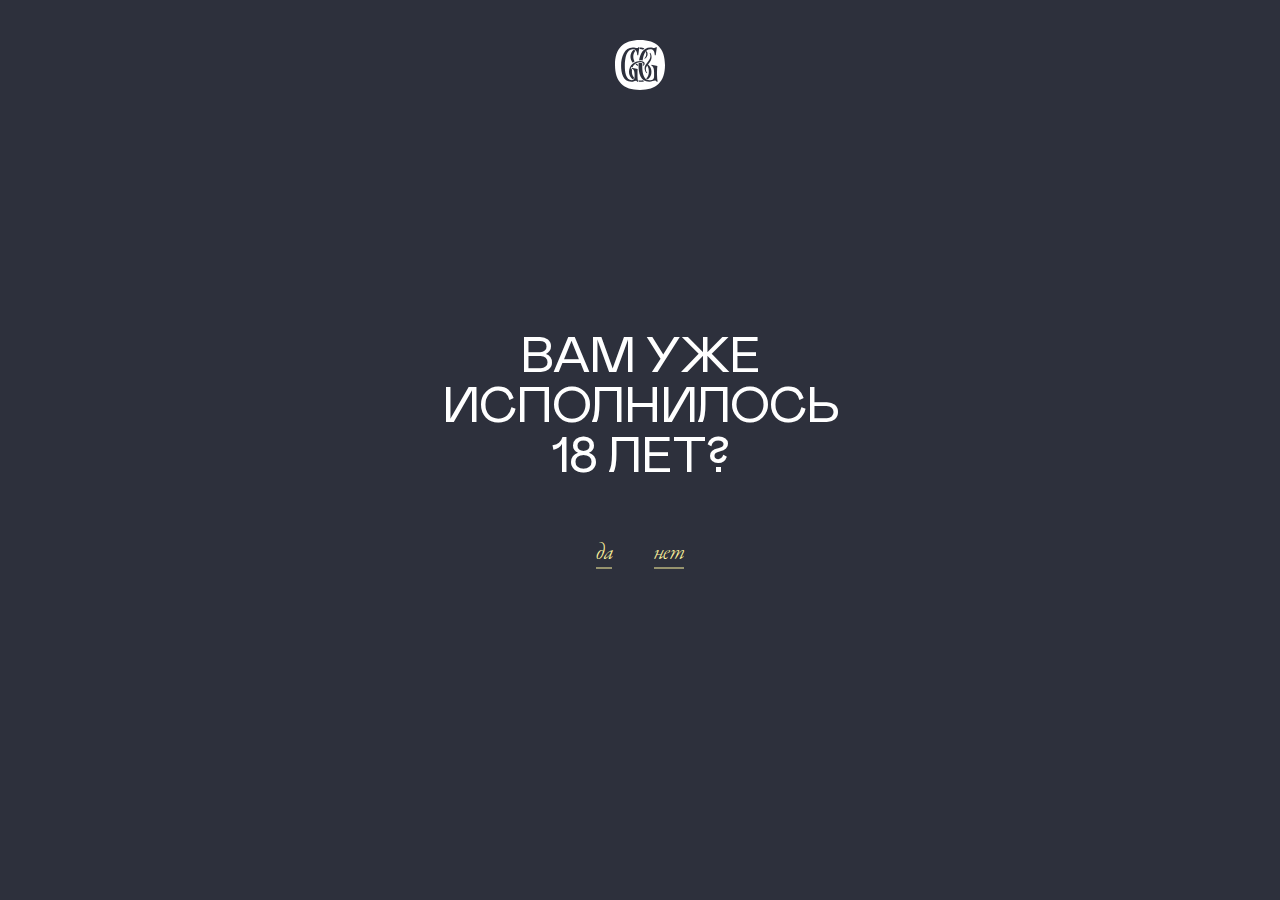
<file: index.html>
<!DOCTYPE html>
<!-- saved from url=(0017)http://localhost/ -->
<html lang="en" data-season="winter" data-weather="sun">

<head>
   <meta charset="UTF-8">
   <meta http-equiv="Content-Type" content="text/html; charset=UTF-8">

   <link rel="icon" href="https://galitskiy-galitskiy.ru/favicon.ico">
   <meta name="viewport" content="width=device-width, initial-scale=1.0">
   <title>Галицкий и Галицкий: Российские Вина Высшего Качества | Краснодарское Вино</title>
   <link rel="shortcut icon" href="https://galitskiy-galitskiy.ru/favicon.ico">
   <link rel="icon" href="https://galitskiy-galitskiy.ru/favicon.svg" type="image/svg+xml">
   <link rel="apple-touch-icon" href="https://galitskiy-galitskiy.ru/favicon.png">
   <link rel="stylesheet" href="./assets/index.2a77429a.css">
</head>
<body class="is-main is-main" data-step="start">
   <div id="app" data-v-app=""><!---->
      <div class="holder" id="holder">
         <div class="welcome">
            <div class="welcome__logo"><svg width="50" height="50" viewBox="0 0 50 50" fill="none"
                  xmlns="http://www.w3.org/2000/svg">
                  <path
                     d="M50 25.0436C50 8.42058 41.6208 0 24.9778 0C8.33483 0 0 8.42058 0 25.0436C0 41.6667 8.38814 50 24.9778 50C41.5675 50 50 41.623 50 25.0436ZM39.7903 15.2356C39.5504 11.0209 38.3863 9.20592 35.0897 9.20592C30.0693 9.20592 28.3455 15.1571 27.6346 20.5497C26.937 20.3807 26.2205 20.2986 25.5021 20.3054C25.04 20.3054 24.5424 20.3054 24.0626 20.3839C25.1733 14.1972 28.1322 7.50437 35.1697 7.50437C37.249 7.50437 38.1553 7.99302 39.2394 7.99302C39.5653 8.04321 39.8991 7.99697 40.1982 7.86022C40.4973 7.72347 40.7481 7.50239 40.9188 7.22513H41.8696L40.6878 15.2356H39.7903ZM22.3032 15.2356C22.0722 10.8726 20.7482 9.20592 17.5937 9.20592C11.6225 9.20592 9.81872 17.8883 9.81872 25.7853C9.81872 31.5358 10.5385 40.192 16.9273 40.192C19.2287 40.192 19.593 38.2548 19.593 36.5096V34.9651C19.593 29.9913 18.1002 28.8569 16.4653 28.5602L16.6074 27.6876L22.6586 29.0052C22.5388 30.0012 22.4913 31.0044 22.5164 32.007C22.5164 32.5916 22.5164 35.5934 22.5164 36.5096C22.509 38.2735 22.7209 40.0317 23.1473 41.7452H22.0722C21.9857 41.477 21.8192 41.2404 21.5942 41.0661C21.3692 40.8919 21.0962 40.788 20.8104 40.7679C19.4153 40.7679 18.8999 41.8412 16.4297 41.8412C7.78389 41.8412 6.10449 32.2949 6.10449 25.8115C6.10449 16.623 9.5877 7.53055 17.7359 7.53055C19.5841 7.53055 20.8992 8.0192 21.8056 8.0192C22.1226 8.06614 22.4466 8.01794 22.7351 7.88091C23.0237 7.74389 23.2634 7.52443 23.4228 7.25131H24.3736L23.2007 15.2356H22.3032ZM31.1889 38.4904C32.0784 37.6042 32.7738 36.5486 33.2322 35.3885C33.6906 34.2285 33.9025 32.9886 33.8546 31.7452C33.934 29.5278 33.3865 27.332 32.273 25.4014C31.3379 26.5113 30.8397 27.914 30.869 29.3543C30.8528 30.647 31.3426 31.8964 32.2374 32.8447L31.7665 33.2374C31.0772 32.6129 30.5302 31.8524 30.1611 31.0057C29.7921 30.1591 29.6094 29.2454 29.625 28.3246C29.625 25.925 31.1001 24.1361 32.3707 22.548C33.8457 20.7243 35.4007 18.7783 35.4007 16.3438C35.4007 13.9092 34.6277 13.1501 34.6277 13.1501L35.2142 12.8272C36.1276 14.132 36.6001 15.6858 36.5648 17.2687C36.5648 19.5724 35.3563 21.9285 33.0105 24.459C34.1058 25.3288 34.9848 26.4324 35.5806 27.6859C36.1765 28.9394 36.4736 30.3097 36.4493 31.6928C36.4861 33.1533 36.1854 34.603 35.5698 35.933C34.9542 37.263 34.0397 38.4387 32.895 39.3717C32.2968 39.1324 31.7324 38.8186 31.2156 38.438L31.1889 38.4904ZM19.0155 37.5131C18.8911 38.3333 18.3935 39.3281 17.8337 39.3281C17.4782 39.3281 17.0162 38.7784 16.7674 38.534C15.8869 37.6797 15.1883 36.6618 14.7124 35.5398C14.2364 34.4177 13.9926 33.2138 13.995 31.9982C13.995 25.2705 19.2554 20.9511 25.5465 20.9511C27.9012 20.9511 29.6695 21.8848 29.6695 23.7085C29.6151 24.2161 29.4209 24.6996 29.1078 25.107C28.7947 25.5144 28.3745 25.8303 27.8923 26.0209V24.7208C28.0559 24.6607 28.1961 24.5517 28.2933 24.4093C28.3905 24.2669 28.4398 24.0981 28.4343 23.9267C28.4343 22.8098 27.1281 22.2426 25.5909 22.2426C23.902 22.2029 22.2395 22.6582 20.8151 23.5503C19.3908 24.4423 18.2693 25.7308 17.5937 27.2513L16.1454 26.9895L15.8344 28.9005C16.2571 28.9785 16.6668 29.1135 17.0517 29.3019C16.9347 30.1958 16.8871 31.0972 16.9095 31.9982C16.9045 34.0146 17.6252 35.9679 18.9444 37.5131H19.0155ZM28.1766 9.68587C27.0561 9.20947 25.8429 8.98011 24.6224 9.01395L24.8445 7.54799C26.364 7.54799 28.541 7.83596 29.4562 8.6213C28.8164 9.0925 28.15 9.68587 28.15 9.68587H28.1766ZM31.7043 10.9686C32.2967 11.8671 32.6058 12.9174 32.5929 13.9878C32.6012 14.9816 32.3375 15.9594 31.8295 16.819C31.3215 17.6786 30.5878 18.3884 29.705 18.8744L29.3496 18.5253C30.5367 17.3483 31.2149 15.7664 31.2422 14.1099C31.2887 13.4067 31.1316 12.7048 30.7891 12.0855C31.0533 11.6897 31.3505 11.3161 31.6776 10.9686H31.7043ZM17.7537 22.6265C16.9444 21.7264 16.3261 20.6769 15.9348 19.5393C15.5435 18.4017 15.3871 17.1989 15.4748 16.0013C15.5625 14.8036 15.8926 13.6352 16.4456 12.5643C16.9986 11.4934 17.7635 10.5415 18.6956 9.7644C19.389 9.92262 20.0121 10.2959 20.4727 10.829C19.035 12.4217 18.2581 14.4862 18.2957 16.6143C18.259 18.3346 18.6981 20.0325 19.5664 21.527C18.9496 21.8541 18.3559 22.2215 17.7892 22.6265H17.7537ZM22.9963 24.7208L22.943 25.925C22.0339 25.6814 21.2083 25.2022 20.5527 24.5375C20.8982 24.2596 21.2736 24.0196 21.6723 23.822L22.9963 24.7208ZM27.8301 40.1832C28.265 40.5882 28.7484 40.9399 29.2696 41.2304C28.0234 41.664 26.7086 41.8768 25.3865 41.8587C24.8726 41.8681 24.3587 41.839 23.8493 41.7714C23.6739 41.2798 23.5547 40.7705 23.4939 40.2531C24.1129 40.4055 24.7483 40.4846 25.3865 40.4887C26.2111 40.4911 27.0325 40.3885 27.8301 40.1832ZM41.7007 41.6754C41.5463 41.3547 41.306 41.0814 41.0054 40.8846C40.7049 40.6878 40.3555 40.5751 39.9947 40.5585C38.6263 40.5585 36.8669 41.7714 34.2456 41.7714C25.1644 41.7714 23.5383 32.4607 23.5383 25.7417C23.5383 24.9476 23.6272 23.9093 23.7071 23.0716C24.2661 22.963 24.8345 22.9075 25.4043 22.9058C26.0698 22.8832 26.7311 23.0178 27.3325 23.2984C27.2348 24.5026 27.2348 24.9477 27.2348 25.7155C27.2348 31.3438 28.0167 40.1832 34.2456 40.1832C38.1731 40.1832 39.0795 38.9267 39.0795 35.9948V32.0942C39.0795 27.4782 37.8621 26.1867 36.4137 25.7155L36.5559 24.8429L42.3761 26.0733C42.1341 27.9311 42.0154 29.8024 42.0206 31.6754V34.8778C42.0413 37.1507 42.2493 39.4181 42.6426 41.6579L41.7007 41.6754Z"
                     fill="white"></path>
               </svg></div>
            <div class="welcome__block">
               <div class="welcome__question">Вам уже<br>исполнилось<br>18 лет?</div>
               <div class="welcome__links">
                  <a href="./page1.html" class="link--hover-2"><span>да</span></a>
                  <a href="./page2.html" class="link--hover-2"><span>нет</span></a>
               </div>
            </div><!----><!---->
         </div><!---->
      </div>
   </div>
</body>

</html>
</file>
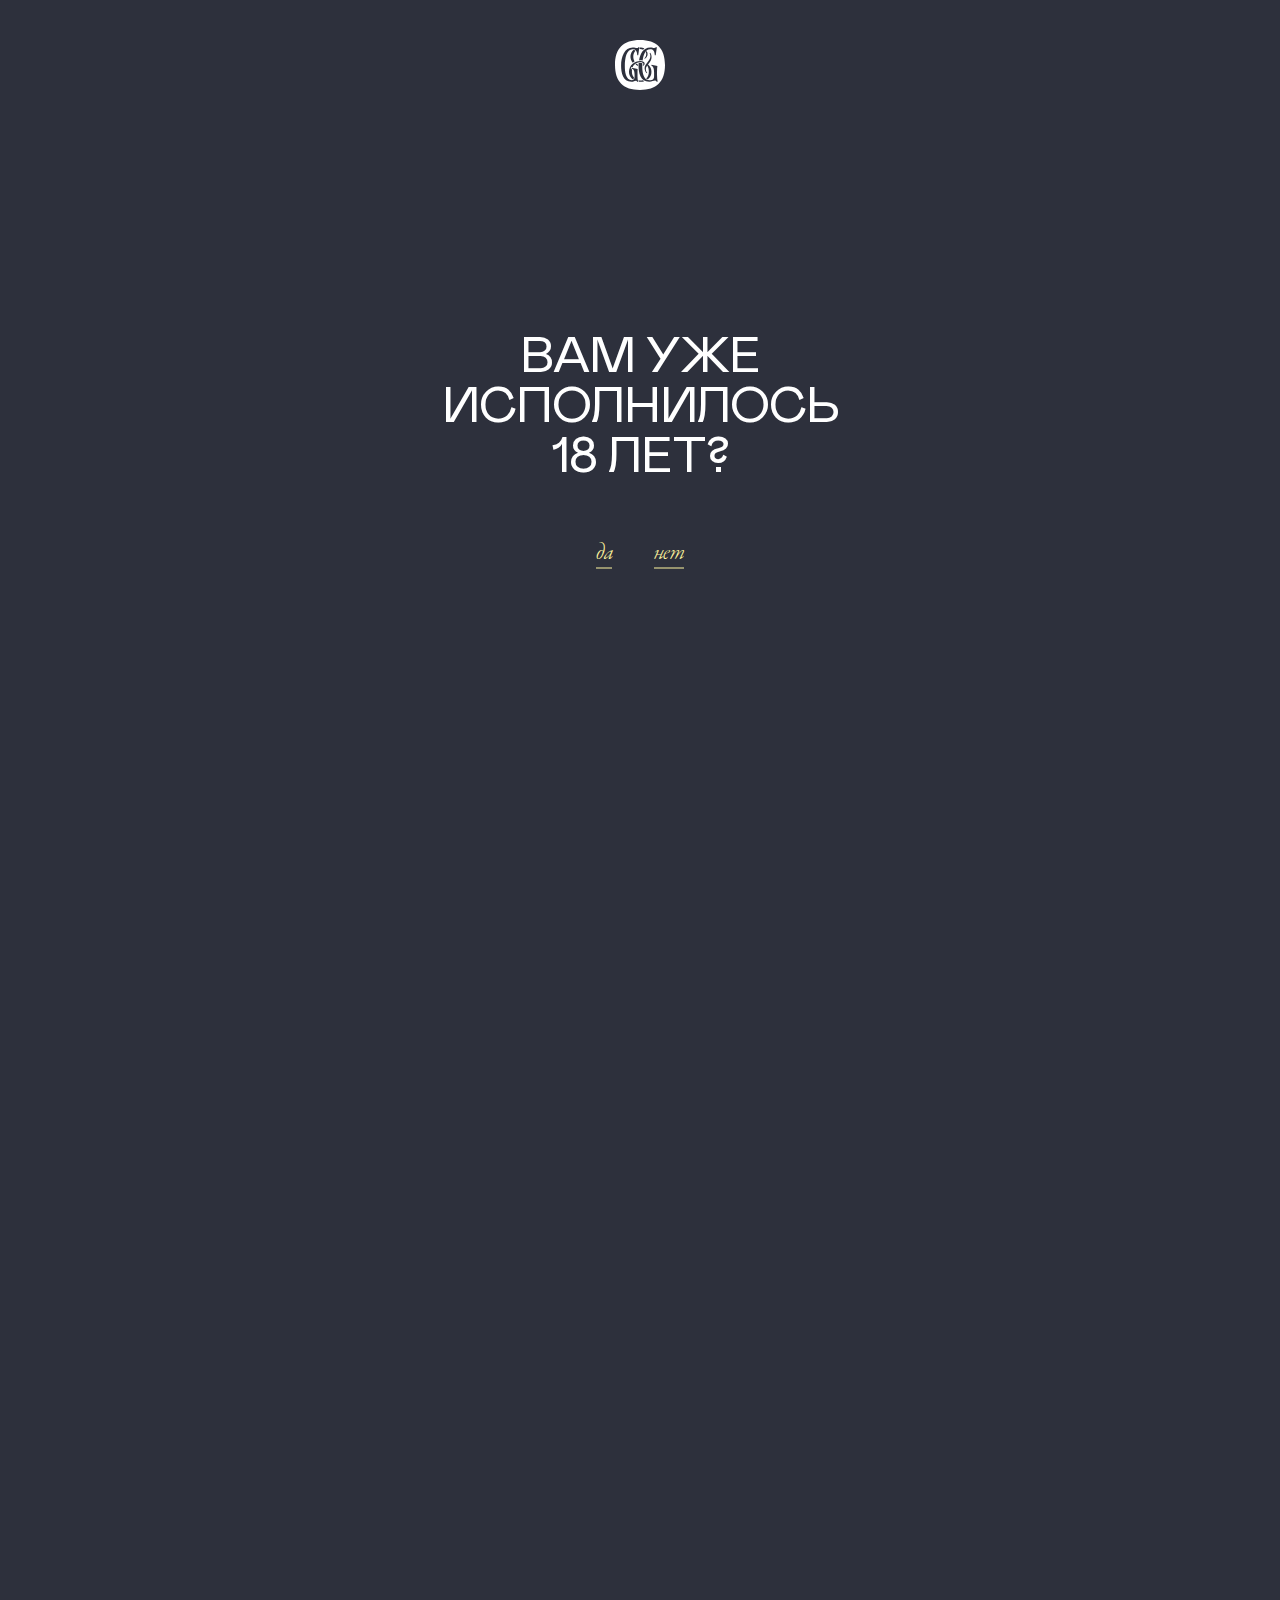
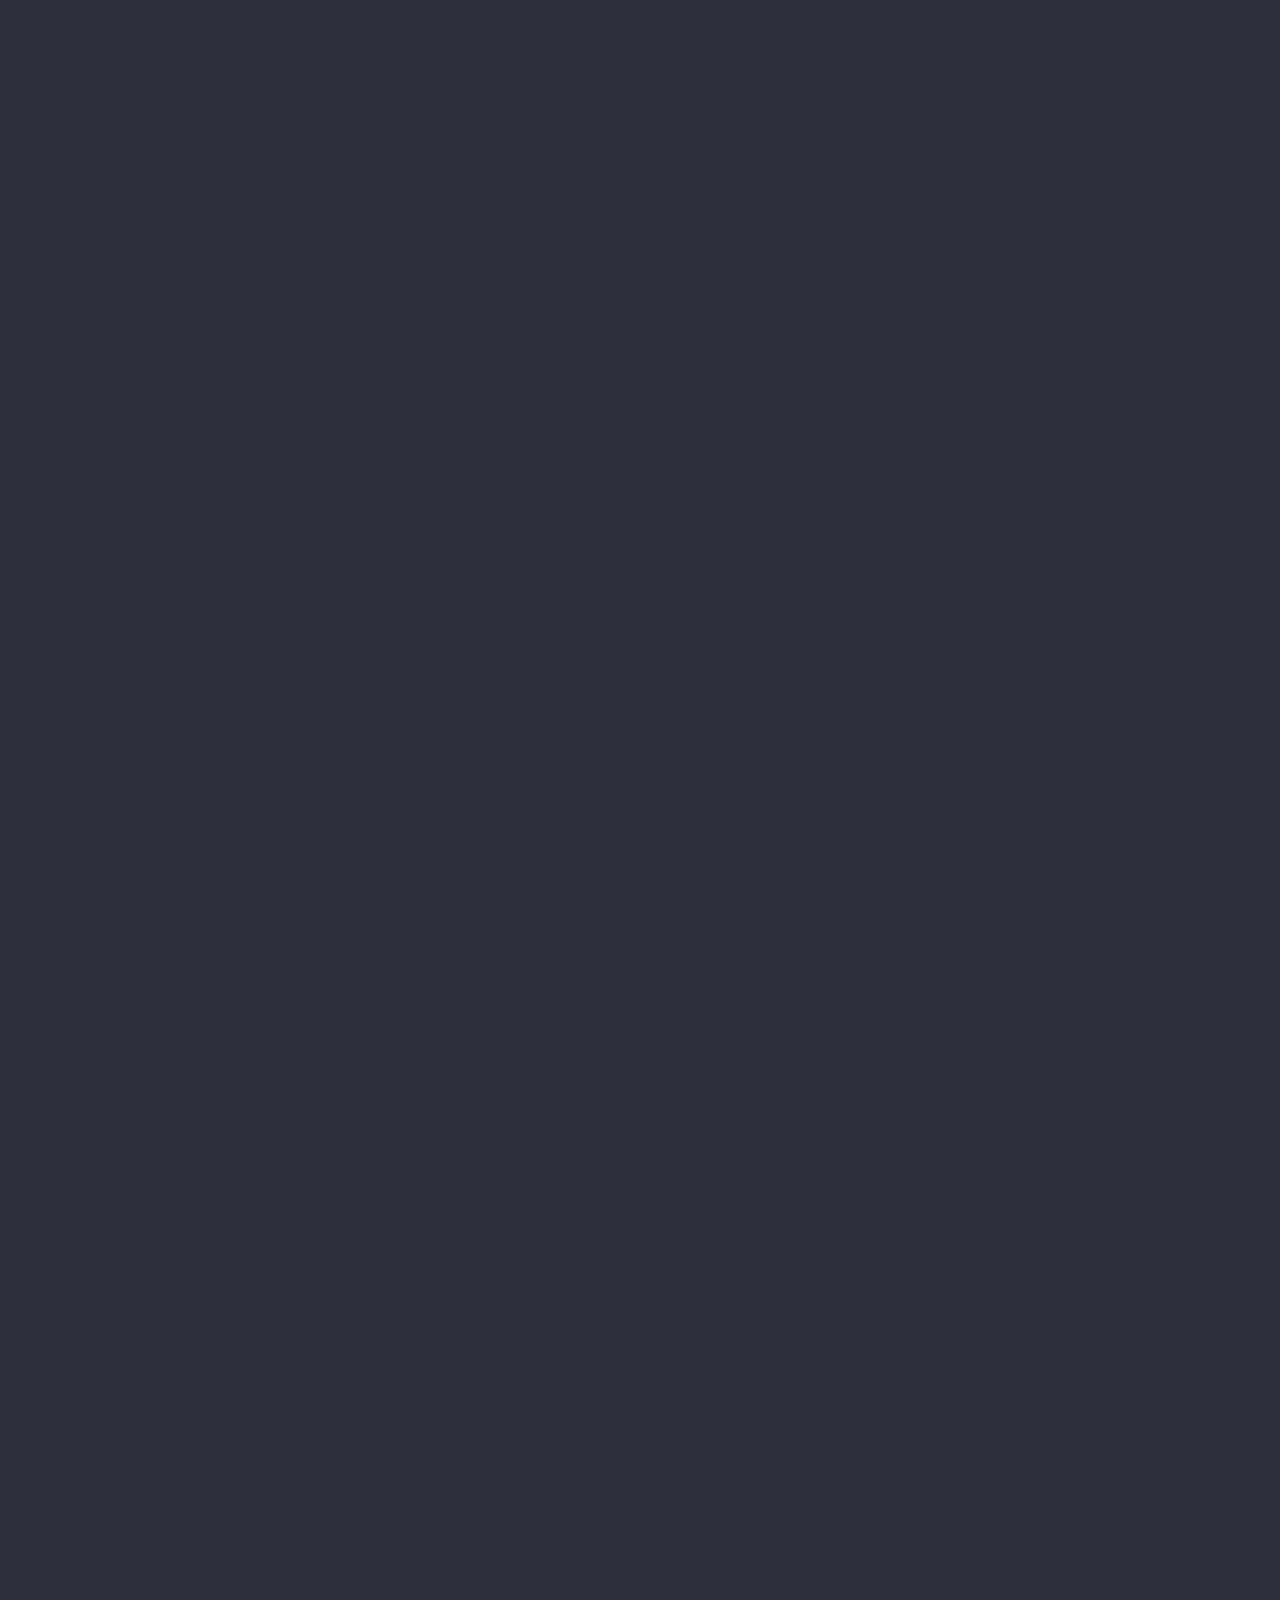
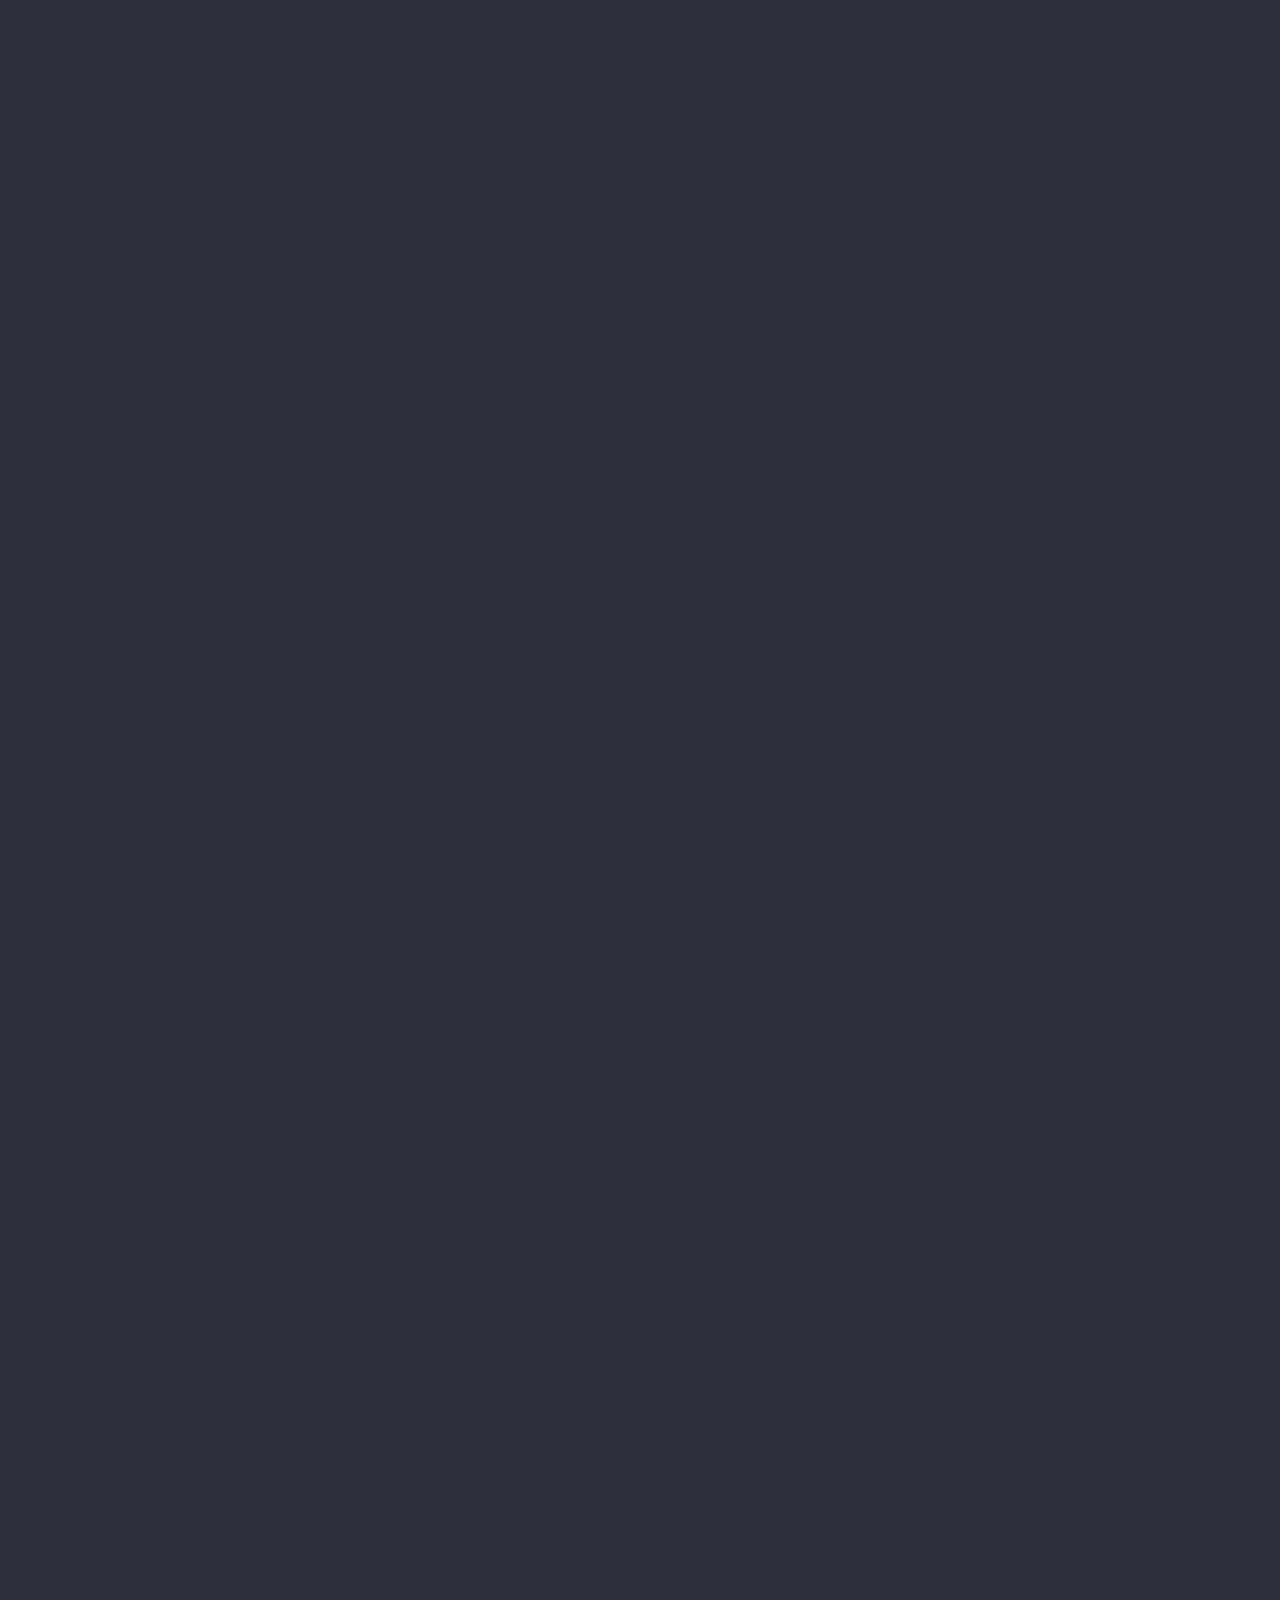
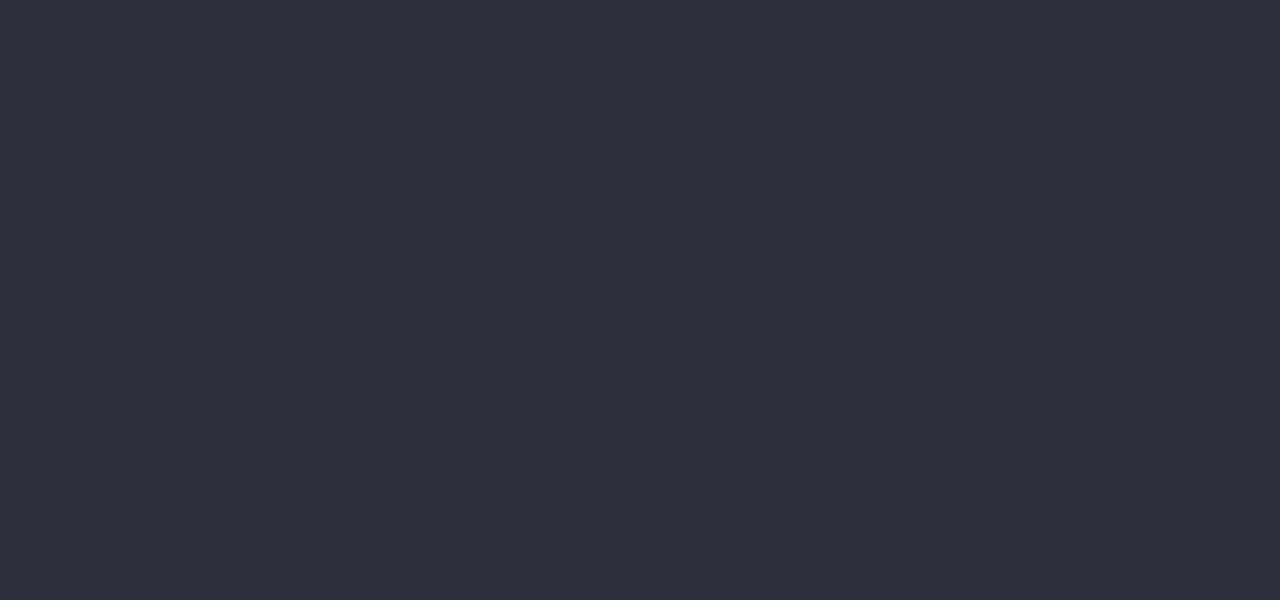
<file: about/index.html>
<!DOCTYPE html>
<!-- saved from url=(0017)http://localhost/ -->
<html lang="en" data-season="winter" data-weather="sun">

<head>
   <meta charset="UTF-8">
   <meta http-equiv="Content-Type" content="text/html; charset=UTF-8">

   <link rel="icon" href="https://galitskiy-galitskiy.ru/favicon.ico">
   <meta name="viewport" content="width=device-width, initial-scale=1.0">
   <title>Галицкий и Галицкий: Российские Вина Высшего Качества | Краснодарское Вино</title>
   <link rel="shortcut icon" href="https://galitskiy-galitskiy.ru/favicon.ico">
   <link rel="icon" href="https://galitskiy-galitskiy.ru/favicon.svg" type="image/svg+xml">
   <link rel="apple-touch-icon" href="https://galitskiy-galitskiy.ru/favicon.png">
   <link rel="stylesheet" href="./assets/index.css">
</head>
<body class="is-main is-main" data-step="start">
   <div id="app" data-v-app=""><!---->
      <div class="holder" id="holder">
         <div class="welcome">
            <div class="welcome__logo"><svg width="50" height="50" viewBox="0 0 50 50" fill="none"
                  xmlns="http://www.w3.org/2000/svg">
                  <path
                     d="M50 25.0436C50 8.42058 41.6208 0 24.9778 0C8.33483 0 0 8.42058 0 25.0436C0 41.6667 8.38814 50 24.9778 50C41.5675 50 50 41.623 50 25.0436ZM39.7903 15.2356C39.5504 11.0209 38.3863 9.20592 35.0897 9.20592C30.0693 9.20592 28.3455 15.1571 27.6346 20.5497C26.937 20.3807 26.2205 20.2986 25.5021 20.3054C25.04 20.3054 24.5424 20.3054 24.0626 20.3839C25.1733 14.1972 28.1322 7.50437 35.1697 7.50437C37.249 7.50437 38.1553 7.99302 39.2394 7.99302C39.5653 8.04321 39.8991 7.99697 40.1982 7.86022C40.4973 7.72347 40.7481 7.50239 40.9188 7.22513H41.8696L40.6878 15.2356H39.7903ZM22.3032 15.2356C22.0722 10.8726 20.7482 9.20592 17.5937 9.20592C11.6225 9.20592 9.81872 17.8883 9.81872 25.7853C9.81872 31.5358 10.5385 40.192 16.9273 40.192C19.2287 40.192 19.593 38.2548 19.593 36.5096V34.9651C19.593 29.9913 18.1002 28.8569 16.4653 28.5602L16.6074 27.6876L22.6586 29.0052C22.5388 30.0012 22.4913 31.0044 22.5164 32.007C22.5164 32.5916 22.5164 35.5934 22.5164 36.5096C22.509 38.2735 22.7209 40.0317 23.1473 41.7452H22.0722C21.9857 41.477 21.8192 41.2404 21.5942 41.0661C21.3692 40.8919 21.0962 40.788 20.8104 40.7679C19.4153 40.7679 18.8999 41.8412 16.4297 41.8412C7.78389 41.8412 6.10449 32.2949 6.10449 25.8115C6.10449 16.623 9.5877 7.53055 17.7359 7.53055C19.5841 7.53055 20.8992 8.0192 21.8056 8.0192C22.1226 8.06614 22.4466 8.01794 22.7351 7.88091C23.0237 7.74389 23.2634 7.52443 23.4228 7.25131H24.3736L23.2007 15.2356H22.3032ZM31.1889 38.4904C32.0784 37.6042 32.7738 36.5486 33.2322 35.3885C33.6906 34.2285 33.9025 32.9886 33.8546 31.7452C33.934 29.5278 33.3865 27.332 32.273 25.4014C31.3379 26.5113 30.8397 27.914 30.869 29.3543C30.8528 30.647 31.3426 31.8964 32.2374 32.8447L31.7665 33.2374C31.0772 32.6129 30.5302 31.8524 30.1611 31.0057C29.7921 30.1591 29.6094 29.2454 29.625 28.3246C29.625 25.925 31.1001 24.1361 32.3707 22.548C33.8457 20.7243 35.4007 18.7783 35.4007 16.3438C35.4007 13.9092 34.6277 13.1501 34.6277 13.1501L35.2142 12.8272C36.1276 14.132 36.6001 15.6858 36.5648 17.2687C36.5648 19.5724 35.3563 21.9285 33.0105 24.459C34.1058 25.3288 34.9848 26.4324 35.5806 27.6859C36.1765 28.9394 36.4736 30.3097 36.4493 31.6928C36.4861 33.1533 36.1854 34.603 35.5698 35.933C34.9542 37.263 34.0397 38.4387 32.895 39.3717C32.2968 39.1324 31.7324 38.8186 31.2156 38.438L31.1889 38.4904ZM19.0155 37.5131C18.8911 38.3333 18.3935 39.3281 17.8337 39.3281C17.4782 39.3281 17.0162 38.7784 16.7674 38.534C15.8869 37.6797 15.1883 36.6618 14.7124 35.5398C14.2364 34.4177 13.9926 33.2138 13.995 31.9982C13.995 25.2705 19.2554 20.9511 25.5465 20.9511C27.9012 20.9511 29.6695 21.8848 29.6695 23.7085C29.6151 24.2161 29.4209 24.6996 29.1078 25.107C28.7947 25.5144 28.3745 25.8303 27.8923 26.0209V24.7208C28.0559 24.6607 28.1961 24.5517 28.2933 24.4093C28.3905 24.2669 28.4398 24.0981 28.4343 23.9267C28.4343 22.8098 27.1281 22.2426 25.5909 22.2426C23.902 22.2029 22.2395 22.6582 20.8151 23.5503C19.3908 24.4423 18.2693 25.7308 17.5937 27.2513L16.1454 26.9895L15.8344 28.9005C16.2571 28.9785 16.6668 29.1135 17.0517 29.3019C16.9347 30.1958 16.8871 31.0972 16.9095 31.9982C16.9045 34.0146 17.6252 35.9679 18.9444 37.5131H19.0155ZM28.1766 9.68587C27.0561 9.20947 25.8429 8.98011 24.6224 9.01395L24.8445 7.54799C26.364 7.54799 28.541 7.83596 29.4562 8.6213C28.8164 9.0925 28.15 9.68587 28.15 9.68587H28.1766ZM31.7043 10.9686C32.2967 11.8671 32.6058 12.9174 32.5929 13.9878C32.6012 14.9816 32.3375 15.9594 31.8295 16.819C31.3215 17.6786 30.5878 18.3884 29.705 18.8744L29.3496 18.5253C30.5367 17.3483 31.2149 15.7664 31.2422 14.1099C31.2887 13.4067 31.1316 12.7048 30.7891 12.0855C31.0533 11.6897 31.3505 11.3161 31.6776 10.9686H31.7043ZM17.7537 22.6265C16.9444 21.7264 16.3261 20.6769 15.9348 19.5393C15.5435 18.4017 15.3871 17.1989 15.4748 16.0013C15.5625 14.8036 15.8926 13.6352 16.4456 12.5643C16.9986 11.4934 17.7635 10.5415 18.6956 9.7644C19.389 9.92262 20.0121 10.2959 20.4727 10.829C19.035 12.4217 18.2581 14.4862 18.2957 16.6143C18.259 18.3346 18.6981 20.0325 19.5664 21.527C18.9496 21.8541 18.3559 22.2215 17.7892 22.6265H17.7537ZM22.9963 24.7208L22.943 25.925C22.0339 25.6814 21.2083 25.2022 20.5527 24.5375C20.8982 24.2596 21.2736 24.0196 21.6723 23.822L22.9963 24.7208ZM27.8301 40.1832C28.265 40.5882 28.7484 40.9399 29.2696 41.2304C28.0234 41.664 26.7086 41.8768 25.3865 41.8587C24.8726 41.8681 24.3587 41.839 23.8493 41.7714C23.6739 41.2798 23.5547 40.7705 23.4939 40.2531C24.1129 40.4055 24.7483 40.4846 25.3865 40.4887C26.2111 40.4911 27.0325 40.3885 27.8301 40.1832ZM41.7007 41.6754C41.5463 41.3547 41.306 41.0814 41.0054 40.8846C40.7049 40.6878 40.3555 40.5751 39.9947 40.5585C38.6263 40.5585 36.8669 41.7714 34.2456 41.7714C25.1644 41.7714 23.5383 32.4607 23.5383 25.7417C23.5383 24.9476 23.6272 23.9093 23.7071 23.0716C24.2661 22.963 24.8345 22.9075 25.4043 22.9058C26.0698 22.8832 26.7311 23.0178 27.3325 23.2984C27.2348 24.5026 27.2348 24.9477 27.2348 25.7155C27.2348 31.3438 28.0167 40.1832 34.2456 40.1832C38.1731 40.1832 39.0795 38.9267 39.0795 35.9948V32.0942C39.0795 27.4782 37.8621 26.1867 36.4137 25.7155L36.5559 24.8429L42.3761 26.0733C42.1341 27.9311 42.0154 29.8024 42.0206 31.6754V34.8778C42.0413 37.1507 42.2493 39.4181 42.6426 41.6579L41.7007 41.6754Z"
                     fill="white"></path>
               </svg></div>
            <div class="welcome__block">
               <div class="welcome__question">Вам уже<br>исполнилось<br>18 лет?</div>
               <div class="welcome__links">
                  <a href="./about/index.html" class="link--hover-2"><span>да</span></a>
                  <a href="./page2.html" class="link--hover-2"><span>нет</span></a>
               </div>
            </div><!----><!---->
         </div><!---->
      </div>
   </div>
</body>

</html>
</file>
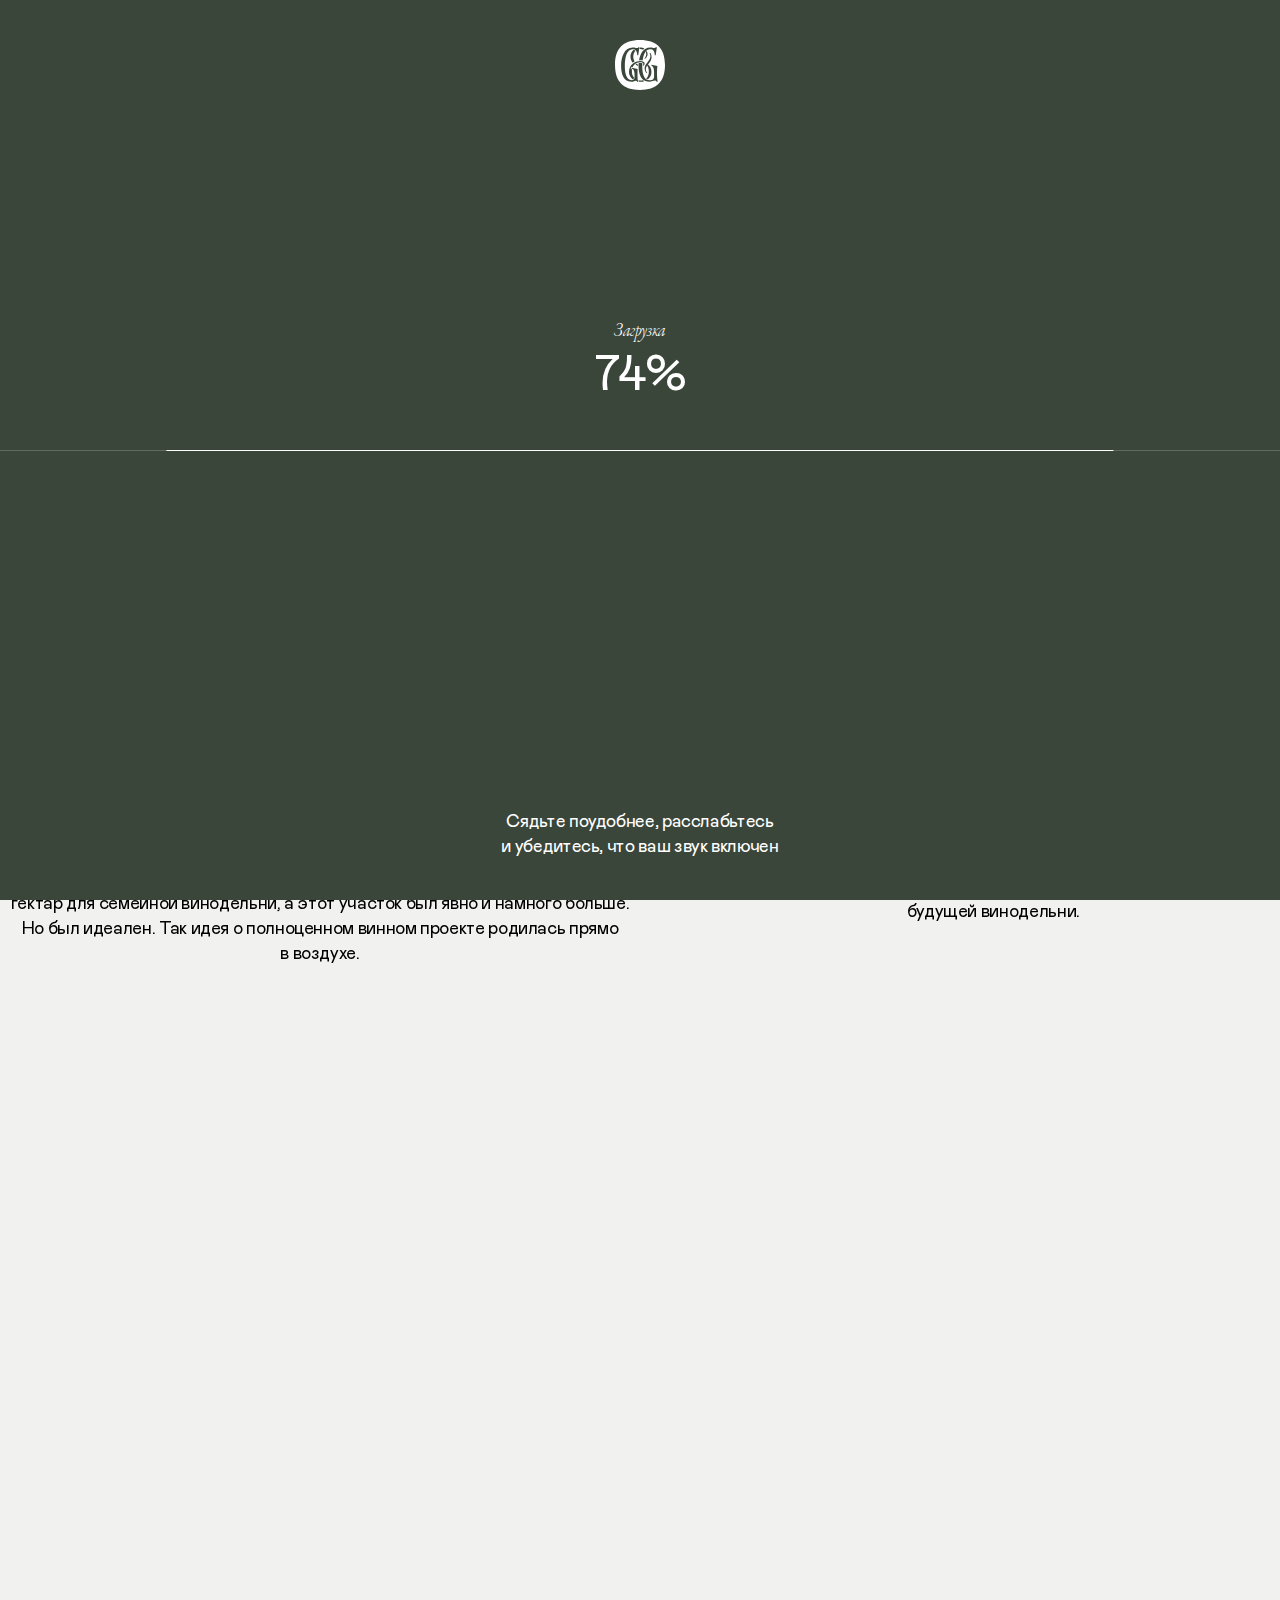
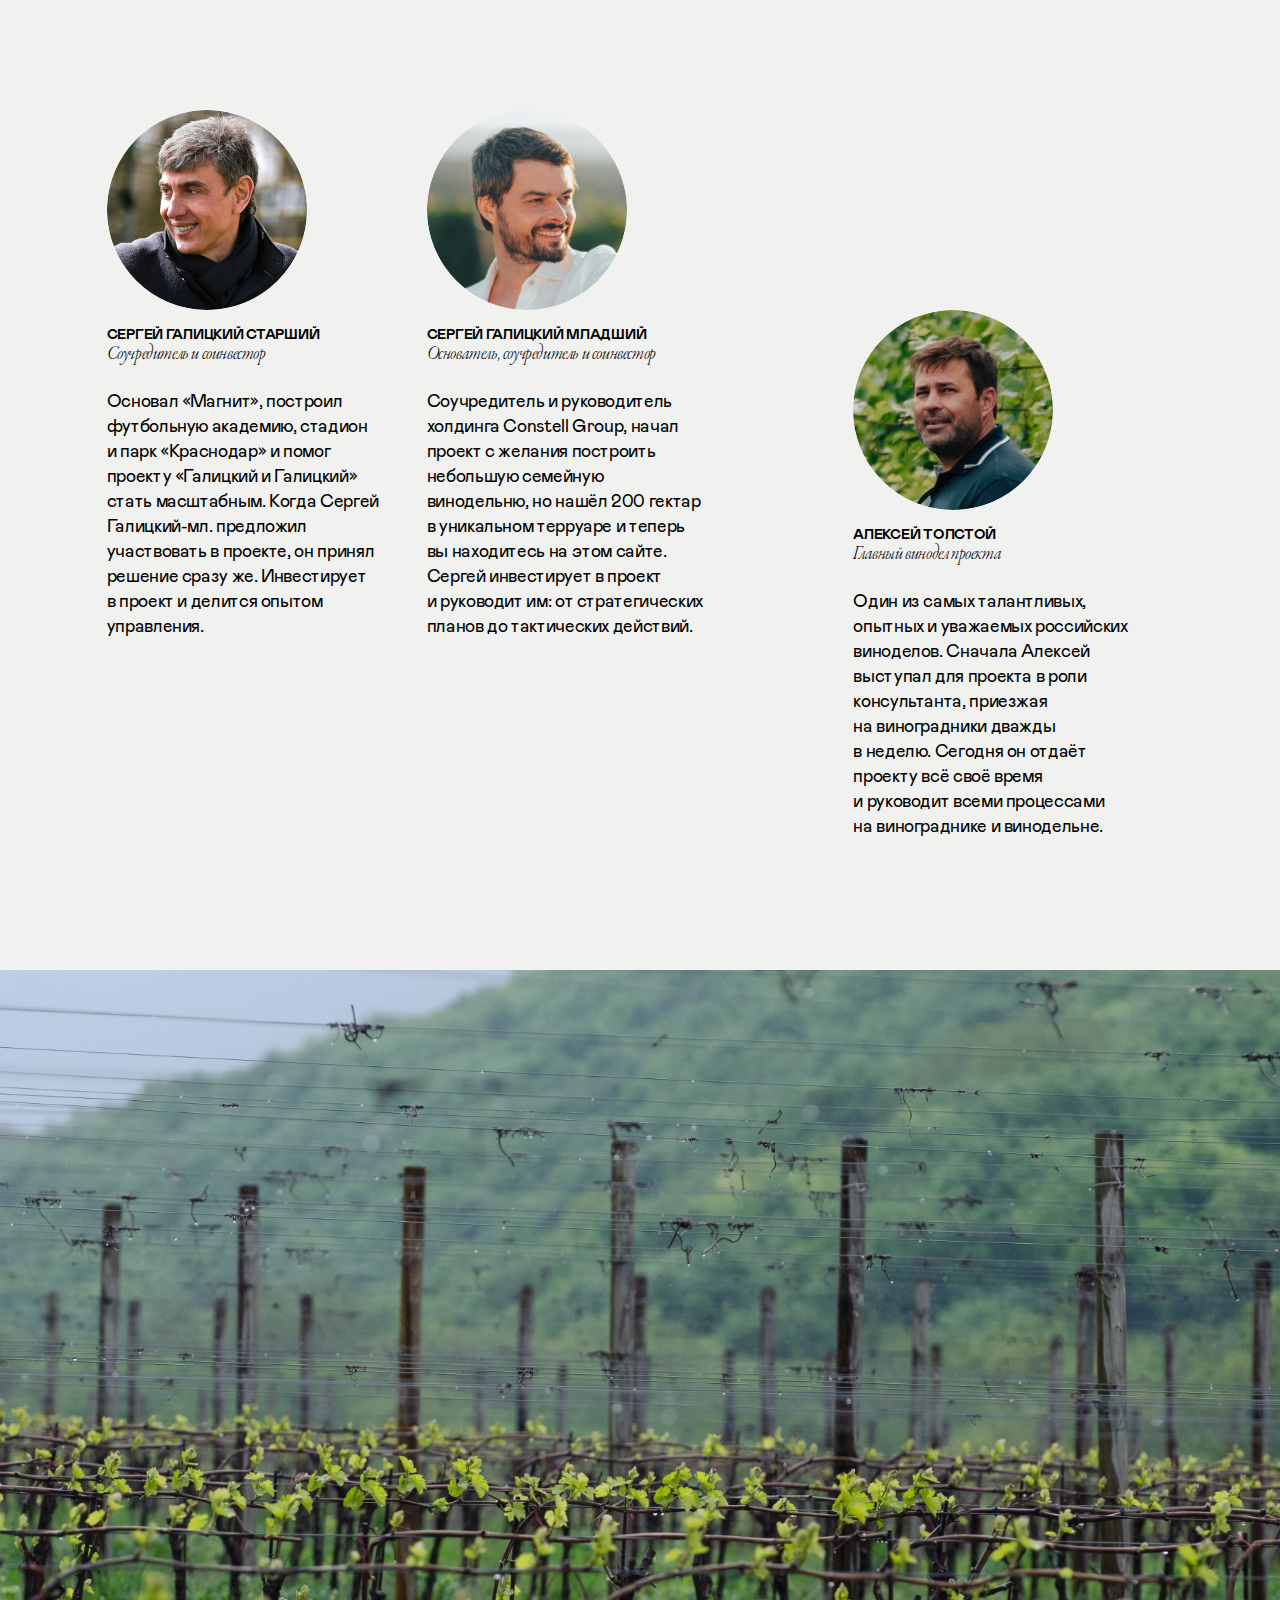
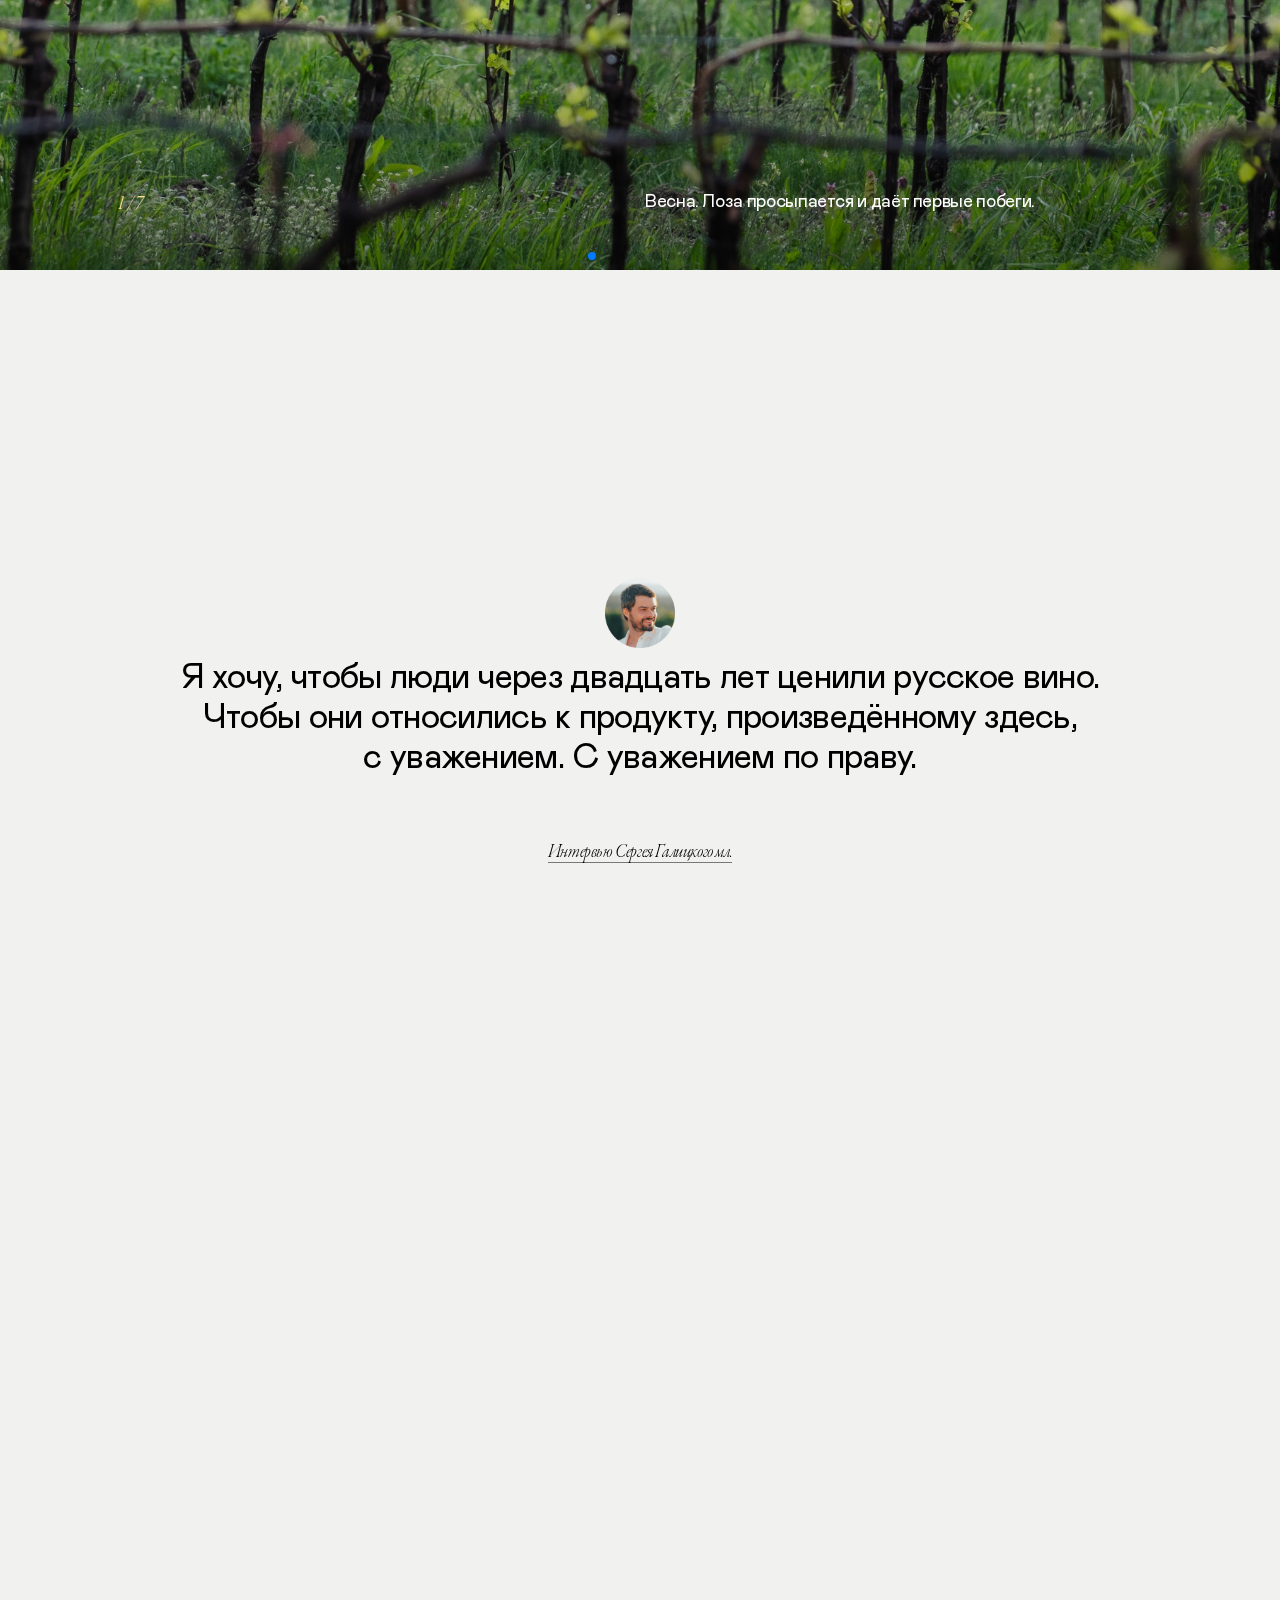
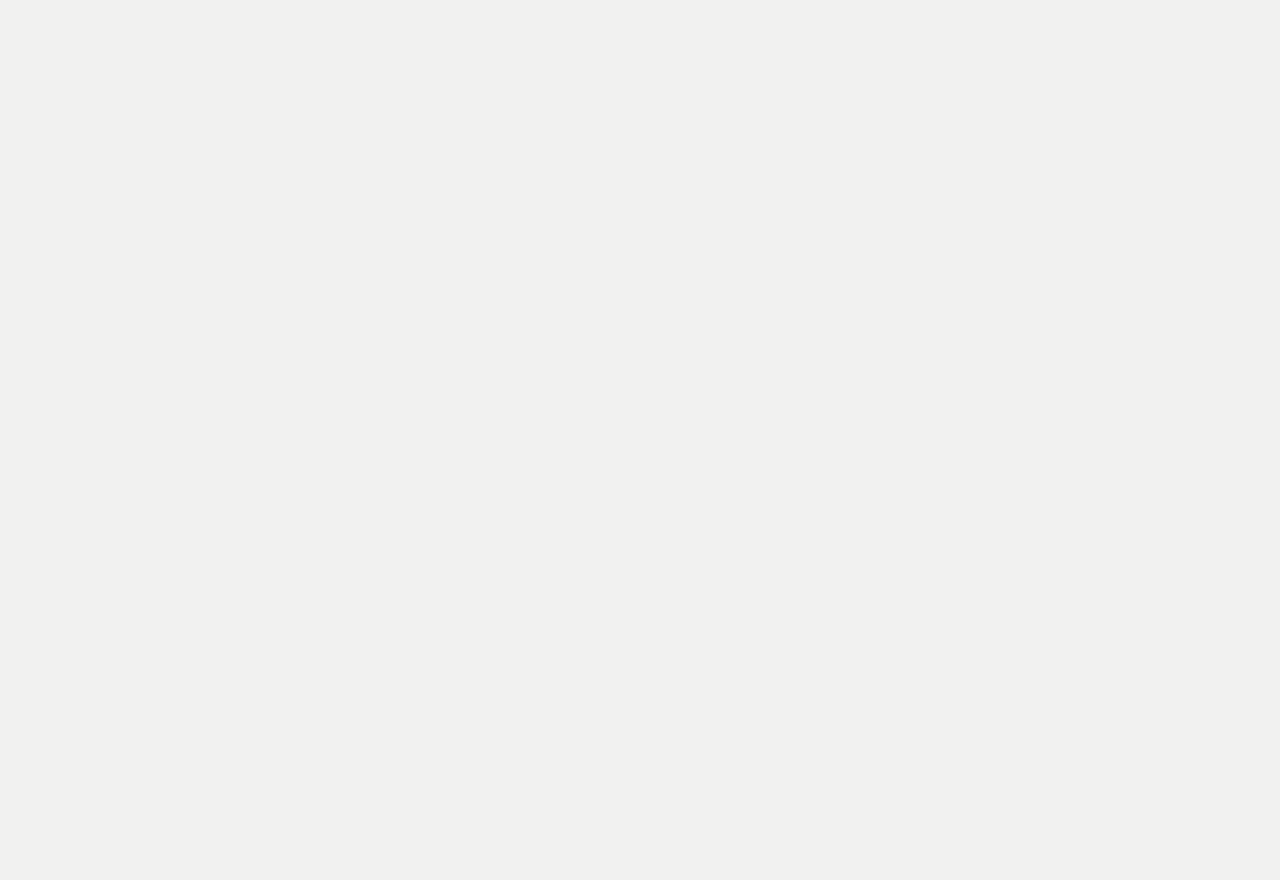
<file: about/about/index.html>
<html lang="en" data-season="summer" data-weather="sun">

<head>
    <meta charset="UTF-8">
    <link rel="icon" href="https://galitskiy-galitskiy.ru/favicon.ico">
    <meta name="viewport" content="width=device-width, initial-scale=1.0">
    <title>О Галицкий и Галицкий: История создания премиальных российских вин</title>
    <link rel="shortcut icon" href="https://galitskiy-galitskiy.ru/favicon.ico">
    <link rel="icon" href="https://galitskiy-galitskiy.ru/favicon.svg" type="image/svg+xml">
    <link rel="apple-touch-icon" href="https://galitskiy-galitskiy.ru/favicon.png">
    <meta property="og:image" content="/upload/social.png">
    <!-- <script type="text/javascript" async="" src="https://www.google-analytics.com/analytics.js"></script> -->
    <!-- <script type="text/javascript" async=""
        src="https://www.googletagmanager.com/gtag/js?id=G-F0L0MQ7WVB&amp;l=dataLayer&amp;cx=c"></script> -->
    <!-- <script async="" src="https://mc.yandex.ru/metrika/tag.js"></script> -->
    <!-- <script type="text/javascript" async="" src="https://www.google-analytics.com/analytics.js"></script> -->
    <script async="" src="../assets/tag.js"></script>
    <link rel="stylesheet" href="../assets/index.css">
    <!-- <link rel="stylesheet" href="https://cdnjs.cloudflare.com/ajax/libs/Swiper/4.3.3/css/swiper.css"> -->
    <script src="../assets/swiper.js"></script>
    <meta name="ahrefs-site-verification" content="f75600bb29d2520aa9a5617bf6657a667c981acab89913dc12c1fb242e9250b8"
        data-vue-router-controlled="">
    <meta name="description"
        content="Узнайте больше об истории Галицкий и Галицкий, создающей лучшие терруарные вина и премиальные российские вина из Краснодарского края."
        data-vue-router-controlled="">
    <meta property="og:description"
        content="Узнайте больше об истории Галицкий и Галицкий, создающей лучшие терруарные вина и премиальные российские вина из Краснодарского края."
        data-vue-router-controlled="">
    <meta property="keywords"
        content="русское вино/российское вино/российские вина, премиальное русское/российское вино, терруарные вина, лучшее российское вино, достойное российское вино, вина краснодарского края, краснодарское вино, хорошее российское вино/хорошие русские вина, галицкий вино, галицкий и галицкий вино, вино галицкого, вино сергея галицкого, галицкий cosaque, галицкий казак, галицкий розе, вина россии, русское розе, российское розе, российское розовое вино, красное российское вино, красное краснодарское вино, белое российское вино, белое краснодарское вино, белое русское вино, российские винодельни, сорта винограда России, виноградники краснодарского края, винные дегустации в России, дегустации российского вина, российские вина с оригинальным дизайном"
        data-vue-router-controlled="">
    <!-- <link rel="modulepreload" as="script" crossorigin="" href="../assets/AboutView.js"> -->
    <!-- <script type="module" src="../assets/swiper-slide.js"></script> -->
</head>

<body class="is-about">
    <div class="welcome" id="welcome">
        <div class="welcome__logo"><svg width="50" height="50" viewBox="0 0 50 50" fill="none"
                xmlns="http://www.w3.org/2000/svg">
                <path
                    d="M50 25.0436C50 8.42058 41.6208 0 24.9778 0C8.33483 0 0 8.42058 0 25.0436C0 41.6667 8.38814 50 24.9778 50C41.5675 50 50 41.623 50 25.0436ZM39.7903 15.2356C39.5504 11.0209 38.3863 9.20592 35.0897 9.20592C30.0693 9.20592 28.3455 15.1571 27.6346 20.5497C26.937 20.3807 26.2205 20.2986 25.5021 20.3054C25.04 20.3054 24.5424 20.3054 24.0626 20.3839C25.1733 14.1972 28.1322 7.50437 35.1697 7.50437C37.249 7.50437 38.1553 7.99302 39.2394 7.99302C39.5653 8.04321 39.8991 7.99697 40.1982 7.86022C40.4973 7.72347 40.7481 7.50239 40.9188 7.22513H41.8696L40.6878 15.2356H39.7903ZM22.3032 15.2356C22.0722 10.8726 20.7482 9.20592 17.5937 9.20592C11.6225 9.20592 9.81872 17.8883 9.81872 25.7853C9.81872 31.5358 10.5385 40.192 16.9273 40.192C19.2287 40.192 19.593 38.2548 19.593 36.5096V34.9651C19.593 29.9913 18.1002 28.8569 16.4653 28.5602L16.6074 27.6876L22.6586 29.0052C22.5388 30.0012 22.4913 31.0044 22.5164 32.007C22.5164 32.5916 22.5164 35.5934 22.5164 36.5096C22.509 38.2735 22.7209 40.0317 23.1473 41.7452H22.0722C21.9857 41.477 21.8192 41.2404 21.5942 41.0661C21.3692 40.8919 21.0962 40.788 20.8104 40.7679C19.4153 40.7679 18.8999 41.8412 16.4297 41.8412C7.78389 41.8412 6.10449 32.2949 6.10449 25.8115C6.10449 16.623 9.5877 7.53055 17.7359 7.53055C19.5841 7.53055 20.8992 8.0192 21.8056 8.0192C22.1226 8.06614 22.4466 8.01794 22.7351 7.88091C23.0237 7.74389 23.2634 7.52443 23.4228 7.25131H24.3736L23.2007 15.2356H22.3032ZM31.1889 38.4904C32.0784 37.6042 32.7738 36.5486 33.2322 35.3885C33.6906 34.2285 33.9025 32.9886 33.8546 31.7452C33.934 29.5278 33.3865 27.332 32.273 25.4014C31.3379 26.5113 30.8397 27.914 30.869 29.3543C30.8528 30.647 31.3426 31.8964 32.2374 32.8447L31.7665 33.2374C31.0772 32.6129 30.5302 31.8524 30.1611 31.0057C29.7921 30.1591 29.6094 29.2454 29.625 28.3246C29.625 25.925 31.1001 24.1361 32.3707 22.548C33.8457 20.7243 35.4007 18.7783 35.4007 16.3438C35.4007 13.9092 34.6277 13.1501 34.6277 13.1501L35.2142 12.8272C36.1276 14.132 36.6001 15.6858 36.5648 17.2687C36.5648 19.5724 35.3563 21.9285 33.0105 24.459C34.1058 25.3288 34.9848 26.4324 35.5806 27.6859C36.1765 28.9394 36.4736 30.3097 36.4493 31.6928C36.4861 33.1533 36.1854 34.603 35.5698 35.933C34.9542 37.263 34.0397 38.4387 32.895 39.3717C32.2968 39.1324 31.7324 38.8186 31.2156 38.438L31.1889 38.4904ZM19.0155 37.5131C18.8911 38.3333 18.3935 39.3281 17.8337 39.3281C17.4782 39.3281 17.0162 38.7784 16.7674 38.534C15.8869 37.6797 15.1883 36.6618 14.7124 35.5398C14.2364 34.4177 13.9926 33.2138 13.995 31.9982C13.995 25.2705 19.2554 20.9511 25.5465 20.9511C27.9012 20.9511 29.6695 21.8848 29.6695 23.7085C29.6151 24.2161 29.4209 24.6996 29.1078 25.107C28.7947 25.5144 28.3745 25.8303 27.8923 26.0209V24.7208C28.0559 24.6607 28.1961 24.5517 28.2933 24.4093C28.3905 24.2669 28.4398 24.0981 28.4343 23.9267C28.4343 22.8098 27.1281 22.2426 25.5909 22.2426C23.902 22.2029 22.2395 22.6582 20.8151 23.5503C19.3908 24.4423 18.2693 25.7308 17.5937 27.2513L16.1454 26.9895L15.8344 28.9005C16.2571 28.9785 16.6668 29.1135 17.0517 29.3019C16.9347 30.1958 16.8871 31.0972 16.9095 31.9982C16.9045 34.0146 17.6252 35.9679 18.9444 37.5131H19.0155ZM28.1766 9.68587C27.0561 9.20947 25.8429 8.98011 24.6224 9.01395L24.8445 7.54799C26.364 7.54799 28.541 7.83596 29.4562 8.6213C28.8164 9.0925 28.15 9.68587 28.15 9.68587H28.1766ZM31.7043 10.9686C32.2967 11.8671 32.6058 12.9174 32.5929 13.9878C32.6012 14.9816 32.3375 15.9594 31.8295 16.819C31.3215 17.6786 30.5878 18.3884 29.705 18.8744L29.3496 18.5253C30.5367 17.3483 31.2149 15.7664 31.2422 14.1099C31.2887 13.4067 31.1316 12.7048 30.7891 12.0855C31.0533 11.6897 31.3505 11.3161 31.6776 10.9686H31.7043ZM17.7537 22.6265C16.9444 21.7264 16.3261 20.6769 15.9348 19.5393C15.5435 18.4017 15.3871 17.1989 15.4748 16.0013C15.5625 14.8036 15.8926 13.6352 16.4456 12.5643C16.9986 11.4934 17.7635 10.5415 18.6956 9.7644C19.389 9.92262 20.0121 10.2959 20.4727 10.829C19.035 12.4217 18.2581 14.4862 18.2957 16.6143C18.259 18.3346 18.6981 20.0325 19.5664 21.527C18.9496 21.8541 18.3559 22.2215 17.7892 22.6265H17.7537ZM22.9963 24.7208L22.943 25.925C22.0339 25.6814 21.2083 25.2022 20.5527 24.5375C20.8982 24.2596 21.2736 24.0196 21.6723 23.822L22.9963 24.7208ZM27.8301 40.1832C28.265 40.5882 28.7484 40.9399 29.2696 41.2304C28.0234 41.664 26.7086 41.8768 25.3865 41.8587C24.8726 41.8681 24.3587 41.839 23.8493 41.7714C23.6739 41.2798 23.5547 40.7705 23.4939 40.2531C24.1129 40.4055 24.7483 40.4846 25.3865 40.4887C26.2111 40.4911 27.0325 40.3885 27.8301 40.1832ZM41.7007 41.6754C41.5463 41.3547 41.306 41.0814 41.0054 40.8846C40.7049 40.6878 40.3555 40.5751 39.9947 40.5585C38.6263 40.5585 36.8669 41.7714 34.2456 41.7714C25.1644 41.7714 23.5383 32.4607 23.5383 25.7417C23.5383 24.9476 23.6272 23.9093 23.7071 23.0716C24.2661 22.963 24.8345 22.9075 25.4043 22.9058C26.0698 22.8832 26.7311 23.0178 27.3325 23.2984C27.2348 24.5026 27.2348 24.9477 27.2348 25.7155C27.2348 31.3438 28.0167 40.1832 34.2456 40.1832C38.1731 40.1832 39.0795 38.9267 39.0795 35.9948V32.0942C39.0795 27.4782 37.8621 26.1867 36.4137 25.7155L36.5559 24.8429L42.3761 26.0733C42.1341 27.9311 42.0154 29.8024 42.0206 31.6754V34.8778C42.0413 37.1507 42.2493 39.4181 42.6426 41.6579L41.7007 41.6754Z"
                    fill="white"></path>
            </svg></div><!----><!---->
        <div class="welcome__loading">
            <div class="loading">
                <div class="loading__text"> Загрузка <span id="onloadtext">0%</span></div>
                <div class="loading__line"><span style="width: 0%;" id="onloadbar"></span></div>
            </div>
            <div class="welcome__relax">
                <div class="sound">
                    <span></span><span></span><span></span><span></span><span></span><span></span><span></span><span></span><span></span>
                </div><span>Cядьте поудобнее, расслабьтесь<br>и&nbsp;убедитесь, что ваш звук включен</span>
            </div>
        </div>
    </div><!---->
    <script>
        window.addEventListener("load", () => {
            var progressBar = document.getElementById("onloadbar");
            var onloadText = document.getElementById("onloadtext");
            var percent = 0;
            console.log(percent);
            var interval = setInterval(function () {
                percent += 1;
                progressBar.style.width = percent + "%";
                onloadText.innerHTML = percent + "%";
                if (percent >= 100) {
                    clearInterval(interval);
                    document.getElementById("welcome").style.display = "none";
                }
            }, 10);
        });
    </script>
    <div id="app" data-v-app="">
        <div class="header" style="height: 280px;">
            <div class="burger" style="transform: translate(0px, 0px);">
                <svg width="35" height="17" viewBox="0 0 35 17" fill="none" xmlns="http://www.w3.org/2000/svg">
                    <line y1="0.5" x2="35" y2="0.5" stroke="#FFE195"></line>
                    <line y1="16.5" x2="35" y2="16.5" stroke="#FFE195"></line>
                    <line y1="8.5" x2="35" y2="8.5" stroke="#FFE195"></line>
                </svg>
            </div>
            <div class="menu">
                <div class="menu-left" style="padding-top: 125px;"><a aria-current="page" href="/about/"
                        class="router-link-active router-link-exact-active menu-main link--hover"
                        style="font-size: 85px;"><span>О нас</span></a>
                    <div class="submenu"><a href="#blog"><span>Блог</span></a><a
                            href="#spaces"><span>Пространства</span></a><a class="contact"><span>Контакты</span></a>
                    </div>
                </div>
                <div class="menu-right"><a href="https://galitskiy-galitskiy.ru/wines/" class="menu-main link--hover"><span>Вина</span></a>
                    <div class="submenu"><a href="#buy"><span>Где купить</span></a></div>
                </div>
            </div><a href="../../index.html" class="logo"><svg width="50" height="50" viewBox="0 0 50 50" fill="none"
                    xmlns="http://www.w3.org/2000/svg">
                    <path
                        d="M50 25.0436C50 8.42058 41.6208 0 24.9778 0C8.33483 0 0 8.42058 0 25.0436C0 41.6667 8.38814 50 24.9778 50C41.5675 50 50 41.623 50 25.0436ZM39.7903 15.2356C39.5504 11.0209 38.3863 9.20592 35.0897 9.20592C30.0693 9.20592 28.3455 15.1571 27.6346 20.5497C26.937 20.3807 26.2205 20.2986 25.5021 20.3054C25.04 20.3054 24.5424 20.3054 24.0626 20.3839C25.1733 14.1972 28.1322 7.50437 35.1697 7.50437C37.249 7.50437 38.1553 7.99302 39.2394 7.99302C39.5653 8.04321 39.8991 7.99697 40.1982 7.86022C40.4973 7.72347 40.7481 7.50239 40.9188 7.22513H41.8696L40.6878 15.2356H39.7903ZM22.3032 15.2356C22.0722 10.8726 20.7482 9.20592 17.5937 9.20592C11.6225 9.20592 9.81872 17.8883 9.81872 25.7853C9.81872 31.5358 10.5385 40.192 16.9273 40.192C19.2287 40.192 19.593 38.2548 19.593 36.5096V34.9651C19.593 29.9913 18.1002 28.8569 16.4653 28.5602L16.6074 27.6876L22.6586 29.0052C22.5388 30.0012 22.4913 31.0044 22.5164 32.007C22.5164 32.5916 22.5164 35.5934 22.5164 36.5096C22.509 38.2735 22.7209 40.0317 23.1473 41.7452H22.0722C21.9857 41.477 21.8192 41.2404 21.5942 41.0661C21.3692 40.8919 21.0962 40.788 20.8104 40.7679C19.4153 40.7679 18.8999 41.8412 16.4297 41.8412C7.78389 41.8412 6.10449 32.2949 6.10449 25.8115C6.10449 16.623 9.5877 7.53055 17.7359 7.53055C19.5841 7.53055 20.8992 8.0192 21.8056 8.0192C22.1226 8.06614 22.4466 8.01794 22.7351 7.88091C23.0237 7.74389 23.2634 7.52443 23.4228 7.25131H24.3736L23.2007 15.2356H22.3032ZM31.1889 38.4904C32.0784 37.6042 32.7738 36.5486 33.2322 35.3885C33.6906 34.2285 33.9025 32.9886 33.8546 31.7452C33.934 29.5278 33.3865 27.332 32.273 25.4014C31.3379 26.5113 30.8397 27.914 30.869 29.3543C30.8528 30.647 31.3426 31.8964 32.2374 32.8447L31.7665 33.2374C31.0772 32.6129 30.5302 31.8524 30.1611 31.0057C29.7921 30.1591 29.6094 29.2454 29.625 28.3246C29.625 25.925 31.1001 24.1361 32.3707 22.548C33.8457 20.7243 35.4007 18.7783 35.4007 16.3438C35.4007 13.9092 34.6277 13.1501 34.6277 13.1501L35.2142 12.8272C36.1276 14.132 36.6001 15.6858 36.5648 17.2687C36.5648 19.5724 35.3563 21.9285 33.0105 24.459C34.1058 25.3288 34.9848 26.4324 35.5806 27.6859C36.1765 28.9394 36.4736 30.3097 36.4493 31.6928C36.4861 33.1533 36.1854 34.603 35.5698 35.933C34.9542 37.263 34.0397 38.4387 32.895 39.3717C32.2968 39.1324 31.7324 38.8186 31.2156 38.438L31.1889 38.4904ZM19.0155 37.5131C18.8911 38.3333 18.3935 39.3281 17.8337 39.3281C17.4782 39.3281 17.0162 38.7784 16.7674 38.534C15.8869 37.6797 15.1883 36.6618 14.7124 35.5398C14.2364 34.4177 13.9926 33.2138 13.995 31.9982C13.995 25.2705 19.2554 20.9511 25.5465 20.9511C27.9012 20.9511 29.6695 21.8848 29.6695 23.7085C29.6151 24.2161 29.4209 24.6996 29.1078 25.107C28.7947 25.5144 28.3745 25.8303 27.8923 26.0209V24.7208C28.0559 24.6607 28.1961 24.5517 28.2933 24.4093C28.3905 24.2669 28.4398 24.0981 28.4343 23.9267C28.4343 22.8098 27.1281 22.2426 25.5909 22.2426C23.902 22.2029 22.2395 22.6582 20.8151 23.5503C19.3908 24.4423 18.2693 25.7308 17.5937 27.2513L16.1454 26.9895L15.8344 28.9005C16.2571 28.9785 16.6668 29.1135 17.0517 29.3019C16.9347 30.1958 16.8871 31.0972 16.9095 31.9982C16.9045 34.0146 17.6252 35.9679 18.9444 37.5131H19.0155ZM28.1766 9.68587C27.0561 9.20947 25.8429 8.98011 24.6224 9.01395L24.8445 7.54799C26.364 7.54799 28.541 7.83596 29.4562 8.6213C28.8164 9.0925 28.15 9.68587 28.15 9.68587H28.1766ZM31.7043 10.9686C32.2967 11.8671 32.6058 12.9174 32.5929 13.9878C32.6012 14.9816 32.3375 15.9594 31.8295 16.819C31.3215 17.6786 30.5878 18.3884 29.705 18.8744L29.3496 18.5253C30.5367 17.3483 31.2149 15.7664 31.2422 14.1099C31.2887 13.4067 31.1316 12.7048 30.7891 12.0855C31.0533 11.6897 31.3505 11.3161 31.6776 10.9686H31.7043ZM17.7537 22.6265C16.9444 21.7264 16.3261 20.6769 15.9348 19.5393C15.5435 18.4017 15.3871 17.1989 15.4748 16.0013C15.5625 14.8036 15.8926 13.6352 16.4456 12.5643C16.9986 11.4934 17.7635 10.5415 18.6956 9.7644C19.389 9.92262 20.0121 10.2959 20.4727 10.829C19.035 12.4217 18.2581 14.4862 18.2957 16.6143C18.259 18.3346 18.6981 20.0325 19.5664 21.527C18.9496 21.8541 18.3559 22.2215 17.7892 22.6265H17.7537ZM22.9963 24.7208L22.943 25.925C22.0339 25.6814 21.2083 25.2022 20.5527 24.5375C20.8982 24.2596 21.2736 24.0196 21.6723 23.822L22.9963 24.7208ZM27.8301 40.1832C28.265 40.5882 28.7484 40.9399 29.2696 41.2304C28.0234 41.664 26.7086 41.8768 25.3865 41.8587C24.8726 41.8681 24.3587 41.839 23.8493 41.7714C23.6739 41.2798 23.5547 40.7705 23.4939 40.2531C24.1129 40.4055 24.7483 40.4846 25.3865 40.4887C26.2111 40.4911 27.0325 40.3885 27.8301 40.1832ZM41.7007 41.6754C41.5463 41.3547 41.306 41.0814 41.0054 40.8846C40.7049 40.6878 40.3555 40.5751 39.9947 40.5585C38.6263 40.5585 36.8669 41.7714 34.2456 41.7714C25.1644 41.7714 23.5383 32.4607 23.5383 25.7417C23.5383 24.9476 23.6272 23.9093 23.7071 23.0716C24.2661 22.963 24.8345 22.9075 25.4043 22.9058C26.0698 22.8832 26.7311 23.0178 27.3325 23.2984C27.2348 24.5026 27.2348 24.9477 27.2348 25.7155C27.2348 31.3438 28.0167 40.1832 34.2456 40.1832C38.1731 40.1832 39.0795 38.9267 39.0795 35.9948V32.0942C39.0795 27.4782 37.8621 26.1867 36.4137 25.7155L36.5559 24.8429L42.3761 26.0733C42.1341 27.9311 42.0154 29.8024 42.0206 31.6754V34.8778C42.0413 37.1507 42.2493 39.4181 42.6426 41.6579L41.7007 41.6754Z"
                        fill="#FFE195"></path>
                </svg></a>
            <div class="info" style="transform: translate(0px, 0px);">
                <div class="sound">
                    <span></span><span></span><span></span><span></span><span></span><span></span><span></span><span></span><span></span>
                </div>
                <div class="i"><svg width="9" height="18" viewBox="0 0 9 18" fill="none"
                        xmlns="http://www.w3.org/2000/svg" alt="">
                        <path
                            d="M6.1282 5.24018H5.7682C5.0962 5.72018 4.1602 5.96018 2.3602 5.96018H0.200195V6.44018H3.2002C4.2802 6.44018 4.2562 6.56017 3.8482 7.52018L2.1442 11.7442C1.4962 13.2562 1.1842 14.1682 1.1842 15.0082C1.1842 16.8082 2.6002 17.3602 3.5602 17.3602C5.0722 17.3602 6.5122 16.1602 7.9762 13.4242L8.2402 12.9442L7.8082 12.7042L7.5442 13.1842C6.3922 15.3442 5.1202 16.7602 3.8002 16.7602C3.0802 16.7602 2.2882 16.4002 2.2882 15.2002C2.2882 14.6002 2.5282 14.0242 3.2482 12.2722L6.1282 5.24018ZM5.2402 1.88017C5.2402 2.55217 5.7682 3.08017 6.4402 3.08017C7.1122 3.08017 7.6402 2.55217 7.6402 1.88017C7.6402 1.20817 7.1122 0.680176 6.4402 0.680176C5.7682 0.680176 5.2402 1.20817 5.2402 1.88017Z"
                            fill="black"></path>
                    </svg></div>
            </div>
        </div>
        <div class="holder" id="holder"><!---->
            <div>
                <div class="top" id="top">
                    <div class="top-title"><svg viewBox="0 0 1420 97" fill="none" xmlns="http://www.w3.org/2000/svg">
                            <path
                                d="M729.333 24.5104L727.651 24.3261V25.9659C727.54 27.933 726.985 29.8519 726.026 31.5856C724.11 35.6507 721.706 39.4793 718.863 42.9908C712.003 51.927 703.197 60.5499 700.286 61.8765C701.436 59.6731 702.697 57.527 704.066 55.4462C708.885 47.8919 715.405 37.5554 715.405 30.8118C715.405 28.8218 714.554 24.1787 706.655 24.1787C697.376 24.1787 688.607 30.8486 688.607 38.7898C688.607 46.7311 701.08 46.2704 706.334 36.4867C701.118 39.4531 698.302 39.6927 697.187 39.6927C696.969 39.7254 696.745 39.7084 696.534 39.643C696.323 39.5777 696.131 39.4657 695.972 39.3159C695.813 39.1661 695.691 38.9825 695.617 38.7794C695.542 38.5763 695.517 38.3592 695.543 38.145C695.543 33.2255 701.439 28.3981 705.824 28.3981C707.392 28.3981 707.392 28.8403 707.392 29.4114C707.392 34.6995 702.346 43.046 697.943 50.3977C694.163 56.7728 691.045 61.8028 691.045 64.9167C690.998 65.5173 691.084 66.1207 691.296 66.6864C691.508 67.2521 691.842 67.767 692.275 68.1964C692.709 68.6258 693.231 68.9598 693.808 69.1759C694.384 69.392 695.002 69.4852 695.619 69.4493C699.568 69.4493 705.88 63.9217 711.115 58.3942C710.774 59.5946 710.596 60.8336 710.586 62.0792C710.586 66.8513 713.553 70.2784 718.429 70.2784C723.607 70.2784 725.988 67.7726 727.613 64.1428C725.487 65.0359 723.251 65.6553 720.961 65.9853C719.657 65.9853 718.825 64.8798 718.825 63.3505C718.825 59.6655 720.602 55.1514 725.213 47.5234C726.687 45.0728 728.274 42.7881 729.805 40.5771C733.018 35.9708 735.475 32.341 735.475 29.3009C735.494 28.1954 734.889 25.1737 729.333 24.5104Z"
                                fill="#FFE195"></path>
                            <path
                                d="M63.5917 79.4911H56.8262L82.8677 21.2677L80.9779 18.2091V17.251H95.1703L123.253 79.4911H110.024L102.333 62.5952H71.0186L63.5917 79.4911ZM86.4016 27.6612L73.173 57.5099H99.9326L88.8206 32.8755L86.4016 27.6612Z"
                                fill="#FFE195"></path>
                            <path
                                d="M139.657 68.307C141.113 68.8708 142.663 69.1706 144.23 69.1914C151.525 69.1914 154.643 60.679 154.643 38.9742C154.643 24.3631 153.093 18.2644 153.093 18.2644L154.133 17.251H200.32V79.4727H187.223V22.4469H161.692V36.3026C161.692 68.9335 156.344 80.3755 145.27 80.3755C143.329 80.3894 141.405 80.0391 139.6 79.3437C138.809 76.0101 138.441 72.5942 138.504 69.173L139.657 68.307Z"
                                fill="#FFE195"></path>
                            <path
                                d="M233.845 79.4911V17.251H246.733V65.1563L282.942 17.251H294.016V79.4911H280.995V31.7331L244.919 79.4911H233.845Z"
                                fill="#FFE195"></path>
                            <path
                                d="M493.977 79.4911V17.251H506.884V65.1563L543.093 17.251H554.167V79.4911H541.146V31.7331L505.051 79.4911H493.977Z"
                                fill="#FFE195"></path>
                            <path
                                d="M325.425 17.251H338.275V74.3689H371.612V17.251H384.519V74.3689H392.721L393.76 75.3823L392.324 96.0921H385.823L384.651 95.0603C384.675 89.8324 383.969 84.6257 382.554 79.5832H325.425V17.251Z"
                                fill="#FFE195"></path>
                            <path
                                d="M419.064 17.251H431.953V44.0596H436.545L461.906 17.251H469.995L445.767 42.7882L459.695 61.803C464.392 67.73 469.575 73.2758 475.192 78.3856V79.399H459.431L435.6 49.3844H431.953V79.4911H419.064V17.251Z"
                                fill="#FFE195"></path>
                            <path
                                d="M583.78 79.4909V17.2507H596.688V65.1561L632.896 17.2507H643.971V79.4909H630.95V31.7329L594.855 79.4909H583.78ZM598.256 4.81378C598.271 3.84719 598.49 2.89394 598.899 2.01316C601.304 1.29532 603.811 0.953289 606.326 0.999781L607.233 1.75521C606.87 2.51316 606.665 3.33339 606.628 4.1689C606.628 6.84055 609.444 8.36983 613.885 8.36983C618.326 8.36983 621.161 6.84055 621.161 4.29788C621.121 3.41719 620.903 2.55288 620.518 1.75521L621.312 0.999781C623.898 0.958832 626.479 1.25629 628.984 1.88419C629.297 2.87617 629.469 3.90529 629.495 4.94276C629.495 9.89912 623.126 13.1972 613.885 13.1972C604.644 13.1972 598.256 9.89912 598.256 4.81378V4.81378Z"
                                fill="#FFE195"></path>
                            <path
                                d="M0 3.81885V79.9147H12.9074V9.84387H29.9156C42.3127 9.84387 47.8688 12.147 47.9255 12.1654L48.2278 12.2944L49.5507 10.8572V3.81885H0Z"
                                fill="#FFE195"></path>
                            <path
                                d="M839.622 79.4911H832.856L858.898 21.2677L857.008 18.2091V17.251H871.201L899.283 79.4911H886.054L878.363 62.5952H847.049L839.622 79.4911ZM862.413 27.6612L849.184 57.5099H875.887L864.889 32.8755L862.413 27.6612Z"
                                fill="#FFE195"></path>
                            <path
                                d="M915.687 68.3069C917.168 68.8733 918.744 69.1669 920.336 69.1729C927.63 69.1729 930.749 60.6605 930.749 38.9557C930.749 24.3445 929.18 18.2458 929.18 18.2458L930.238 17.2324H976.35V79.4725H963.31V22.4467H937.703V36.3024C937.703 68.9333 932.374 80.3754 921.299 80.3754C919.359 80.3893 917.434 80.039 915.63 79.3436C914.808 76.0201 914.414 72.6097 914.458 69.1913L915.687 68.3069Z"
                                fill="#FFE195"></path>
                            <path
                                d="M1009.87 79.4911V17.251H1022.76V65.1563L1058.97 17.251H1070.05V79.4911H1057.02V31.7331L1020.93 79.4911H1009.87Z"
                                fill="#FFE195"></path>
                            <path
                                d="M1269.95 79.4911V17.251H1282.86V65.1563L1319.08 17.251H1330.16V79.4911H1317.19V31.7331L1281.08 79.4911H1269.95Z"
                                fill="#FFE195"></path>
                            <path
                                d="M1101.45 17.251H1114.36V74.3689H1147.7V17.251H1160.61V74.3689H1168.81L1169.85 75.3823L1168.41 96.0921H1161.91L1160.72 94.9682C1160.74 89.7415 1160.04 84.5355 1158.64 79.4911H1101.45V17.251Z"
                                fill="#FFE195"></path>
                            <path
                                d="M1195.09 17.251H1207.98V44.0596H1212.54L1237.94 17.251H1246.02L1221.8 42.7882L1235.72 61.803C1240.42 67.73 1245.6 73.2758 1251.22 78.3856V79.399H1235.46L1211.63 49.3844H1207.98V79.4911H1195.09V17.251Z"
                                fill="#FFE195"></path>
                            <path
                                d="M1359.81 79.4913V17.2512H1372.7V65.1565L1408.91 17.2512H1420V79.4913H1406.96V31.7333L1370.88 79.4913H1359.81ZM1374.27 4.81421C1374.28 3.84573 1374.51 2.89144 1374.93 2.01359C1377.33 1.2933 1379.84 0.951222 1382.35 1.00021L1383.26 1.75564C1382.88 2.50963 1382.66 3.33003 1382.6 4.16934C1382.6 6.84098 1385.47 8.37027 1389.9 8.37027C1394.32 8.37027 1397.19 6.84098 1397.19 4.29831C1397.16 3.41888 1396.94 2.55463 1396.57 1.75564L1397.32 1.00021C1399.92 0.960488 1402.5 1.25791 1405.01 1.88462C1405.33 2.8766 1405.5 3.90572 1405.52 4.94319C1405.52 9.89955 1399.16 13.1977 1389.9 13.1977C1380.64 13.1977 1374.27 9.89955 1374.27 4.81421Z"
                                fill="#FFE195"></path>
                            <path
                                d="M776.029 3.81885V79.9147H788.937V9.84387H805.945C818.342 9.84387 823.898 12.147 823.955 12.1654L824.257 12.2944L825.58 10.8572V3.81885H776.029Z"
                                fill="#FFE195"></path>
                        </svg></div>
                    <div class="top-subtitle">
                        <h1>Премиальные терруарные вина</h1>
                        <h2>Красная горка</h2>
                    </div>
                </div>
                <div class="content-header"><span class="for-about"></span></div>
                <div class="main">
                    <div class="content">
                        <div class="about-top panel-container" id="aboutTop">
                            <div class="panel-holder is-active" data-id="panel-about-top">
                                <div class="panel panel--dark">
                                    <div class="header">
                                        <div class="burger" style="transform: translate(0px, 0px);"><svg width="35"
                                                height="17" viewBox="0 0 35 17" fill="none"
                                                xmlns="http://www.w3.org/2000/svg">
                                                <line y1="0.5" x2="35" y2="0.5" stroke="#FFE195"></line>
                                                <line y1="16.5" x2="35" y2="16.5" stroke="#FFE195"></line>
                                                <line y1="8.5" x2="35" y2="8.5" stroke="#FFE195"></line>
                                            </svg></div>
                                        <div class="menu">
                                            <div class="menu-left" style="padding-top: 125px;"><a aria-current="page"
                                                    href="index.html"
                                                    class="router-link-active router-link-exact-active menu-main link--hover"
                                                    style="font-size: 85px;"><span>О нас</span></a>
                                                <div class="submenu"><a href="#blog"><span>Блог</span></a><a
                                                        href="#spaces"><span>Пространства</span></a><a
                                                        class="contact"><span>Контакты</span></a></div>
                                            </div>
                                            <div class="menu-right"><a href="https://galitskiy-galitskiy.ru/wines/"
                                                    class="menu-main link--hover"><span>Вина</span></a>
                                                <div class="submenu"><a href="#buy"><span>Где купить</span></a></div>
                                            </div>
                                        </div><a href="../../index.html" class="logo"><svg width="50" height="50" viewBox="0 0 50 50"
                                                fill="none" xmlns="http://www.w3.org/2000/svg">
                                                <path
                                                    d="M50 25.0436C50 8.42058 41.6208 0 24.9778 0C8.33483 0 0 8.42058 0 25.0436C0 41.6667 8.38814 50 24.9778 50C41.5675 50 50 41.623 50 25.0436ZM39.7903 15.2356C39.5504 11.0209 38.3863 9.20592 35.0897 9.20592C30.0693 9.20592 28.3455 15.1571 27.6346 20.5497C26.937 20.3807 26.2205 20.2986 25.5021 20.3054C25.04 20.3054 24.5424 20.3054 24.0626 20.3839C25.1733 14.1972 28.1322 7.50437 35.1697 7.50437C37.249 7.50437 38.1553 7.99302 39.2394 7.99302C39.5653 8.04321 39.8991 7.99697 40.1982 7.86022C40.4973 7.72347 40.7481 7.50239 40.9188 7.22513H41.8696L40.6878 15.2356H39.7903ZM22.3032 15.2356C22.0722 10.8726 20.7482 9.20592 17.5937 9.20592C11.6225 9.20592 9.81872 17.8883 9.81872 25.7853C9.81872 31.5358 10.5385 40.192 16.9273 40.192C19.2287 40.192 19.593 38.2548 19.593 36.5096V34.9651C19.593 29.9913 18.1002 28.8569 16.4653 28.5602L16.6074 27.6876L22.6586 29.0052C22.5388 30.0012 22.4913 31.0044 22.5164 32.007C22.5164 32.5916 22.5164 35.5934 22.5164 36.5096C22.509 38.2735 22.7209 40.0317 23.1473 41.7452H22.0722C21.9857 41.477 21.8192 41.2404 21.5942 41.0661C21.3692 40.8919 21.0962 40.788 20.8104 40.7679C19.4153 40.7679 18.8999 41.8412 16.4297 41.8412C7.78389 41.8412 6.10449 32.2949 6.10449 25.8115C6.10449 16.623 9.5877 7.53055 17.7359 7.53055C19.5841 7.53055 20.8992 8.0192 21.8056 8.0192C22.1226 8.06614 22.4466 8.01794 22.7351 7.88091C23.0237 7.74389 23.2634 7.52443 23.4228 7.25131H24.3736L23.2007 15.2356H22.3032ZM31.1889 38.4904C32.0784 37.6042 32.7738 36.5486 33.2322 35.3885C33.6906 34.2285 33.9025 32.9886 33.8546 31.7452C33.934 29.5278 33.3865 27.332 32.273 25.4014C31.3379 26.5113 30.8397 27.914 30.869 29.3543C30.8528 30.647 31.3426 31.8964 32.2374 32.8447L31.7665 33.2374C31.0772 32.6129 30.5302 31.8524 30.1611 31.0057C29.7921 30.1591 29.6094 29.2454 29.625 28.3246C29.625 25.925 31.1001 24.1361 32.3707 22.548C33.8457 20.7243 35.4007 18.7783 35.4007 16.3438C35.4007 13.9092 34.6277 13.1501 34.6277 13.1501L35.2142 12.8272C36.1276 14.132 36.6001 15.6858 36.5648 17.2687C36.5648 19.5724 35.3563 21.9285 33.0105 24.459C34.1058 25.3288 34.9848 26.4324 35.5806 27.6859C36.1765 28.9394 36.4736 30.3097 36.4493 31.6928C36.4861 33.1533 36.1854 34.603 35.5698 35.933C34.9542 37.263 34.0397 38.4387 32.895 39.3717C32.2968 39.1324 31.7324 38.8186 31.2156 38.438L31.1889 38.4904ZM19.0155 37.5131C18.8911 38.3333 18.3935 39.3281 17.8337 39.3281C17.4782 39.3281 17.0162 38.7784 16.7674 38.534C15.8869 37.6797 15.1883 36.6618 14.7124 35.5398C14.2364 34.4177 13.9926 33.2138 13.995 31.9982C13.995 25.2705 19.2554 20.9511 25.5465 20.9511C27.9012 20.9511 29.6695 21.8848 29.6695 23.7085C29.6151 24.2161 29.4209 24.6996 29.1078 25.107C28.7947 25.5144 28.3745 25.8303 27.8923 26.0209V24.7208C28.0559 24.6607 28.1961 24.5517 28.2933 24.4093C28.3905 24.2669 28.4398 24.0981 28.4343 23.9267C28.4343 22.8098 27.1281 22.2426 25.5909 22.2426C23.902 22.2029 22.2395 22.6582 20.8151 23.5503C19.3908 24.4423 18.2693 25.7308 17.5937 27.2513L16.1454 26.9895L15.8344 28.9005C16.2571 28.9785 16.6668 29.1135 17.0517 29.3019C16.9347 30.1958 16.8871 31.0972 16.9095 31.9982C16.9045 34.0146 17.6252 35.9679 18.9444 37.5131H19.0155ZM28.1766 9.68587C27.0561 9.20947 25.8429 8.98011 24.6224 9.01395L24.8445 7.54799C26.364 7.54799 28.541 7.83596 29.4562 8.6213C28.8164 9.0925 28.15 9.68587 28.15 9.68587H28.1766ZM31.7043 10.9686C32.2967 11.8671 32.6058 12.9174 32.5929 13.9878C32.6012 14.9816 32.3375 15.9594 31.8295 16.819C31.3215 17.6786 30.5878 18.3884 29.705 18.8744L29.3496 18.5253C30.5367 17.3483 31.2149 15.7664 31.2422 14.1099C31.2887 13.4067 31.1316 12.7048 30.7891 12.0855C31.0533 11.6897 31.3505 11.3161 31.6776 10.9686H31.7043ZM17.7537 22.6265C16.9444 21.7264 16.3261 20.6769 15.9348 19.5393C15.5435 18.4017 15.3871 17.1989 15.4748 16.0013C15.5625 14.8036 15.8926 13.6352 16.4456 12.5643C16.9986 11.4934 17.7635 10.5415 18.6956 9.7644C19.389 9.92262 20.0121 10.2959 20.4727 10.829C19.035 12.4217 18.2581 14.4862 18.2957 16.6143C18.259 18.3346 18.6981 20.0325 19.5664 21.527C18.9496 21.8541 18.3559 22.2215 17.7892 22.6265H17.7537ZM22.9963 24.7208L22.943 25.925C22.0339 25.6814 21.2083 25.2022 20.5527 24.5375C20.8982 24.2596 21.2736 24.0196 21.6723 23.822L22.9963 24.7208ZM27.8301 40.1832C28.265 40.5882 28.7484 40.9399 29.2696 41.2304C28.0234 41.664 26.7086 41.8768 25.3865 41.8587C24.8726 41.8681 24.3587 41.839 23.8493 41.7714C23.6739 41.2798 23.5547 40.7705 23.4939 40.2531C24.1129 40.4055 24.7483 40.4846 25.3865 40.4887C26.2111 40.4911 27.0325 40.3885 27.8301 40.1832ZM41.7007 41.6754C41.5463 41.3547 41.306 41.0814 41.0054 40.8846C40.7049 40.6878 40.3555 40.5751 39.9947 40.5585C38.6263 40.5585 36.8669 41.7714 34.2456 41.7714C25.1644 41.7714 23.5383 32.4607 23.5383 25.7417C23.5383 24.9476 23.6272 23.9093 23.7071 23.0716C24.2661 22.963 24.8345 22.9075 25.4043 22.9058C26.0698 22.8832 26.7311 23.0178 27.3325 23.2984C27.2348 24.5026 27.2348 24.9477 27.2348 25.7155C27.2348 31.3438 28.0167 40.1832 34.2456 40.1832C38.1731 40.1832 39.0795 38.9267 39.0795 35.9948V32.0942C39.0795 27.4782 37.8621 26.1867 36.4137 25.7155L36.5559 24.8429L42.3761 26.0733C42.1341 27.9311 42.0154 29.8024 42.0206 31.6754V34.8778C42.0413 37.1507 42.2493 39.4181 42.6426 41.6579L41.7007 41.6754Z"
                                                    fill="#FFE195"></path>
                                            </svg></a>
                                        <div class="info" style="transform: translate(0px, 0px);">
                                            <div class="sound">
                                                <span></span><span></span><span></span><span></span><span></span><span></span><span></span><span></span><span></span>
                                            </div><!---->
                                        </div>
                                    </div>
                                </div>
                            </div>
                            <div class="about-text">Осенью 2016 года на&nbsp;винодельческой карте России появился <h1
                                    style="font-size: inherit;font-weight: inherit;display: inline;">«GALITSKIY
                                    &amp;&nbsp;GALITSKIY»&nbsp;— совместный проект Сергея Галицкого и&nbsp;Сергея
                                    Галицкого-мл.&nbsp;с&nbsp;главным виноделом Алексеем Толстым.</h1> Сегодня талантом
                                и&nbsp;творчеством увлечённой команды, не&nbsp;покоряя природу, а&nbsp;сосуществуя,
                                в&nbsp;одном из&nbsp;самых прохладных терруаров страны мы&nbsp;создаём премиальные
                                терруарные вина.</div>
                            <div
                                class="swiper swiper-initialized swiper-horizontal swiper-pointer-events about-timeline swiper-backface-hidden">
                                <div class="swiper-wrapper" style="transition-duration: 0ms; transform: translate3d(341.25px, 0px, 0px);">
                                    <div class="swiper-slide about-time about-time--first swiper-slide-active">
                                        <div class="about-time__title">2016, август</div>
                                        <div class="about-time__pic"><img src="../image/firstgifimage.gif" autoplay loop
                                                type="image/gif" />
                                        </div>
                                        <div class="about-time__desc">Всё началось с&nbsp;того, что летом 2016-го
                                            вертолёт Сергея Галицкого-мл. завис над&nbsp;холмистым участком, который
                                            он&nbsp;видел впервые. Сергей искал несколько гектар для&nbsp;семейной
                                            винодельни, а&nbsp;этот участок был явно и&nbsp;намного больше. Но&nbsp;был
                                            идеален. Так&nbsp;идея о&nbsp;полноценном винном проекте родилась прямо
                                            в&nbsp;воздухе.</div>
                                    </div>
                                    <div class="swiper-slide about-time swiper-slide-next">
                                        <div class="about-time__title">2016, октябрь</div><!---->
                                        <div class="about-time__desc">Начали с&nbsp;восстановления виноградника.
                                            Исследовали почвы, меняли шпалеру, занижали штамб и&nbsp;меняли формировку
                                            лозам, подсаживали новые: французские и&nbsp;итальянские. В&nbsp;это&nbsp;же
                                            время выбирали оборудование для будущей винодельни.
                                        </div>
                                    </div>
                                    <div class="swiper-slide about-time">
                                        <div class="about-time__title">2017, март</div><!---->
                                        <div class="about-time__desc">Продолжали восстановление и&nbsp;приняли решение
                                            о&nbsp;природосообразном земледелии&nbsp;— с&nbsp;момента нашего прихода
                                            на&nbsp;терруар в&nbsp;землю не&nbsp;попало ни&nbsp;одной капли гербицидов
                                            и&nbsp;инсектицидов. Сделали задернение междурядий&nbsp;— высадили
                                            специальные смеси трав для создания конкуренции между лозами.
                                        </div>
                                    </div>
                                    <div class="swiper-slide about-time">
                                        <div class="about-time__title">2018, апрель</div><!---->
                                        <div class="about-time__desc">Закончили огромный жизненный этап&nbsp;—
                                            восстановление. Ни&nbsp;на&nbsp;одном участке виноград больше не&nbsp;рос
                                            так, как прежде. Летом укомплектовали винодельню новым оборудованием
                                            и&nbsp;трепетно ждали первую ягоду. А&nbsp;в&nbsp;сентябре начали уборку.
                                            2018&nbsp;— первый урожай Galitskiy&amp;Galitskiy.
                                        </div>
                                    </div>
                                    <div class="swiper-slide about-time">
                                        <div class="about-time__title">2019, ноябрь</div><!---->
                                        <div class="about-time__desc">Презентовали вина коллекции «Первого урожая»
                                            в&nbsp;Краснодаре, Москве, Санкт-Петербурге и&nbsp;Сочи. Розé, Рислинг,
                                            Шардоне, Совиньон Блан, Пино Нуар, Каберне Совиньон, Мерло, Cosaque. Вина
                                            появились в&nbsp;лучших ресторанах этих городов.
                                        </div>
                                    </div>
                                    <div class="swiper-slide about-time">
                                        <div class="about-time__title">2020, июнь</div><!---->
                                        <div class="about-time__desc">Мы&nbsp;поняли, что красному Cosaque нужно его
                                            альтер-эго&nbsp;— и&nbsp;тогда появился воздушный и&nbsp;парящий Ballet
                                            Blanc. На&nbsp;винограднике мы&nbsp;продолжали исследовать почву, чтобы
                                            понимать в&nbsp;каких микроэлементах нуждается лоза. В&nbsp;этом&nbsp;же
                                            году стали планировать производство игристых вин.
                                        </div>
                                    </div>
                                    <div class="swiper-slide about-time">
                                        <div class="about-time__title">2021, август</div><!---->
                                        <div class="about-time__desc">Презентовали мощное самобытное красное вино
                                            «Краснотоп Золотовский»&nbsp;— 1800 бутылок, часть из&nbsp;которых можно
                                            было попробовать только в&nbsp;ресторанах. В&nbsp;бочках традиционным
                                            методом уже выдерживается «Неббиоло»&nbsp;— знаменитый итальянский сорт
                                            винограда, который почти не&nbsp;выращивается в&nbsp;России, но&nbsp;климат
                                            терруара «Красная Горка» позволил нам собрать фантастический урожай.
                                        </div>
                                    </div>
                                    <div class="swiper-slide about-time">
                                        <div class="about-time__title">2022</div><!---->
                                        <div class="about-time__desc">Терруар продолжает делиться своими тайнами,
                                            создаём новые вина, разрабатываем проект гравитационной винодельни,
                                            планируем открытие бутиков в&nbsp;Москве и&nbsp;в&nbsp;Краснодаре
                                            и&nbsp;любим своё дело так&nbsp;же, как в&nbsp;самом начале.
                                        </div>
                                    </div>
                                </div>
                                <div class="swiper-button-prev swiper-button-disabled"></div>
                                <div class="swiper-button-next"></div><!----><!---->
                                <div class="swiper-pagination"></div>
                            </div>
                            <div class="about-team">
                                <div class="about-person">
                                    <div class="about-person__photo"><img
                                            src="../image/jptch8c15wr50ojbgv4mq2nzautrr6t3.png"
                                            alt="Сергей Галицкий старший соучредитель и соинвестор винодельни Galitskiy &amp; Galitskiy"
                                            data-xblocker="passed" style="visibility: visible;"></div>
                                    <h2 class="about-person__name" style="margin-block-end: auto;">Сергей Галицкий
                                        старший</h2>
                                    <div class="about-person__position">Соучредитель и соинвестор</div>
                                    <div class="about-person__text">Основал «Магнит», построил футбольную академию,
                                        стадион и&nbsp;парк «Краснодар» и&nbsp;помог проекту «Галицкий и Галицкий» стать
                                        масштабным. Когда Сергей Галицкий-мл. предложил участвовать в&nbsp;проекте,
                                        он&nbsp;принял решение сразу&nbsp;же. Инвестирует в&nbsp;проект и&nbsp;делится
                                        опытом управления.
                                    </div>
                                </div>
                                <div class="about-person">
                                    <div class="about-person__photo"><img
                                            src="../image/4imcomrdn6tjgrklc0rwfc9f7hexcmcj.png"
                                            alt="Соучредитель и руководитель холдинга Constell Group Сергей Галицкий младший"
                                            data-xblocker="passed" style="visibility: visible;"></div>
                                    <h2 class="about-person__name" style="margin-block-end: auto;">Сергей Галицкий
                                        младший</h2>
                                    <div class="about-person__position">Основатель, соучредитель и соинвестор</div>
                                    <div class="about-person__text">Соучредитель и руководитель холдинга Constell Group,
                                        начал проект с желания построить небольшую семейную винодельню, но нашёл 200
                                        гектар в&nbsp;уникальном терруаре и теперь вы&nbsp;находитесь на этом сайте.
                                        Сергей инвестирует в&nbsp;проект и&nbsp;руководит им: от&nbsp;стратегических
                                        планов до&nbsp;тактических действий.</div>
                                </div>
                                <div class="about-person about-person--third">
                                    <div class="about-person__photo"><img
                                            src="../image/37ld3uckf7xlbhicck36rff9q01u3v0c.png"
                                            alt="Алексей Толстой главный винодел проекта Галицкий и Галицкий"
                                            data-xblocker="passed" style="visibility: visible;"></div>
                                    <h2 class="about-person__name" style="margin-block-end: auto;">Алексей Толстой</h2>
                                    <div class="about-person__position">Главный винодел проекта</div>
                                    <div class="about-person__text">Один из&nbsp;самых талантливых, опытных
                                        и&nbsp;уважаемых российских виноделов. Сначала Алексей выступал для&nbsp;проекта
                                        в&nbsp;роли консультанта, приезжая на&nbsp;виноградники дважды в&nbsp;неделю.
                                        Сегодня он&nbsp;отдаёт проекту всё своё время и&nbsp;руководит всеми процессами
                                        на&nbsp;винограднике и&nbsp;винодельне.
                                    </div>
                                </div>
                            </div>
                        </div>
                        <div class="about-gallery panel-container">
                            <div class="panel-holder is-active" data-id="panel-about-gallery">
                                <div class="panel panel--transparent panel--green-mobile panel--light">
                                    <div class="header">
                                        <div class="burger" style="transform: translate(0px, 0px);"><svg width="35"
                                                height="17" viewBox="0 0 35 17" fill="none"
                                                xmlns="http://www.w3.org/2000/svg">
                                                <line y1="0.5" x2="35" y2="0.5" stroke="#FFE195"></line>
                                                <line y1="16.5" x2="35" y2="16.5" stroke="#FFE195"></line>
                                                <line y1="8.5" x2="35" y2="8.5" stroke="#FFE195"></line>
                                            </svg></div>
                                        <div class="menu">
                                            <div class="menu-left" style="padding-top: 125px;"><a aria-current="page"
                                                    href="/about/"
                                                    class="router-link-active router-link-exact-active menu-main link--hover"
                                                    style="font-size: 85px;"><span>О нас</span></a>
                                                <div class="submenu"><a href="#blog"><span>Блог</span></a><a
                                                        href="#spaces"><span>Пространства</span></a><a
                                                        class="contact"><span>Контакты</span></a></div>
                                            </div>
                                            <div class="menu-right"><a href="https://galitskiy-galitskiy.ru/wines/"
                                                    class="menu-main link--hover"><span>Вина</span></a>
                                                <div class="submenu"><a href="#buy"><span>Где купить</span></a></div>
                                            </div>
                                        </div><a href="../../index.html" class="logo"><svg width="50" height="50" viewBox="0 0 50 50"
                                                fill="none" xmlns="http://www.w3.org/2000/svg">
                                                <path
                                                    d="M50 25.0436C50 8.42058 41.6208 0 24.9778 0C8.33483 0 0 8.42058 0 25.0436C0 41.6667 8.38814 50 24.9778 50C41.5675 50 50 41.623 50 25.0436ZM39.7903 15.2356C39.5504 11.0209 38.3863 9.20592 35.0897 9.20592C30.0693 9.20592 28.3455 15.1571 27.6346 20.5497C26.937 20.3807 26.2205 20.2986 25.5021 20.3054C25.04 20.3054 24.5424 20.3054 24.0626 20.3839C25.1733 14.1972 28.1322 7.50437 35.1697 7.50437C37.249 7.50437 38.1553 7.99302 39.2394 7.99302C39.5653 8.04321 39.8991 7.99697 40.1982 7.86022C40.4973 7.72347 40.7481 7.50239 40.9188 7.22513H41.8696L40.6878 15.2356H39.7903ZM22.3032 15.2356C22.0722 10.8726 20.7482 9.20592 17.5937 9.20592C11.6225 9.20592 9.81872 17.8883 9.81872 25.7853C9.81872 31.5358 10.5385 40.192 16.9273 40.192C19.2287 40.192 19.593 38.2548 19.593 36.5096V34.9651C19.593 29.9913 18.1002 28.8569 16.4653 28.5602L16.6074 27.6876L22.6586 29.0052C22.5388 30.0012 22.4913 31.0044 22.5164 32.007C22.5164 32.5916 22.5164 35.5934 22.5164 36.5096C22.509 38.2735 22.7209 40.0317 23.1473 41.7452H22.0722C21.9857 41.477 21.8192 41.2404 21.5942 41.0661C21.3692 40.8919 21.0962 40.788 20.8104 40.7679C19.4153 40.7679 18.8999 41.8412 16.4297 41.8412C7.78389 41.8412 6.10449 32.2949 6.10449 25.8115C6.10449 16.623 9.5877 7.53055 17.7359 7.53055C19.5841 7.53055 20.8992 8.0192 21.8056 8.0192C22.1226 8.06614 22.4466 8.01794 22.7351 7.88091C23.0237 7.74389 23.2634 7.52443 23.4228 7.25131H24.3736L23.2007 15.2356H22.3032ZM31.1889 38.4904C32.0784 37.6042 32.7738 36.5486 33.2322 35.3885C33.6906 34.2285 33.9025 32.9886 33.8546 31.7452C33.934 29.5278 33.3865 27.332 32.273 25.4014C31.3379 26.5113 30.8397 27.914 30.869 29.3543C30.8528 30.647 31.3426 31.8964 32.2374 32.8447L31.7665 33.2374C31.0772 32.6129 30.5302 31.8524 30.1611 31.0057C29.7921 30.1591 29.6094 29.2454 29.625 28.3246C29.625 25.925 31.1001 24.1361 32.3707 22.548C33.8457 20.7243 35.4007 18.7783 35.4007 16.3438C35.4007 13.9092 34.6277 13.1501 34.6277 13.1501L35.2142 12.8272C36.1276 14.132 36.6001 15.6858 36.5648 17.2687C36.5648 19.5724 35.3563 21.9285 33.0105 24.459C34.1058 25.3288 34.9848 26.4324 35.5806 27.6859C36.1765 28.9394 36.4736 30.3097 36.4493 31.6928C36.4861 33.1533 36.1854 34.603 35.5698 35.933C34.9542 37.263 34.0397 38.4387 32.895 39.3717C32.2968 39.1324 31.7324 38.8186 31.2156 38.438L31.1889 38.4904ZM19.0155 37.5131C18.8911 38.3333 18.3935 39.3281 17.8337 39.3281C17.4782 39.3281 17.0162 38.7784 16.7674 38.534C15.8869 37.6797 15.1883 36.6618 14.7124 35.5398C14.2364 34.4177 13.9926 33.2138 13.995 31.9982C13.995 25.2705 19.2554 20.9511 25.5465 20.9511C27.9012 20.9511 29.6695 21.8848 29.6695 23.7085C29.6151 24.2161 29.4209 24.6996 29.1078 25.107C28.7947 25.5144 28.3745 25.8303 27.8923 26.0209V24.7208C28.0559 24.6607 28.1961 24.5517 28.2933 24.4093C28.3905 24.2669 28.4398 24.0981 28.4343 23.9267C28.4343 22.8098 27.1281 22.2426 25.5909 22.2426C23.902 22.2029 22.2395 22.6582 20.8151 23.5503C19.3908 24.4423 18.2693 25.7308 17.5937 27.2513L16.1454 26.9895L15.8344 28.9005C16.2571 28.9785 16.6668 29.1135 17.0517 29.3019C16.9347 30.1958 16.8871 31.0972 16.9095 31.9982C16.9045 34.0146 17.6252 35.9679 18.9444 37.5131H19.0155ZM28.1766 9.68587C27.0561 9.20947 25.8429 8.98011 24.6224 9.01395L24.8445 7.54799C26.364 7.54799 28.541 7.83596 29.4562 8.6213C28.8164 9.0925 28.15 9.68587 28.15 9.68587H28.1766ZM31.7043 10.9686C32.2967 11.8671 32.6058 12.9174 32.5929 13.9878C32.6012 14.9816 32.3375 15.9594 31.8295 16.819C31.3215 17.6786 30.5878 18.3884 29.705 18.8744L29.3496 18.5253C30.5367 17.3483 31.2149 15.7664 31.2422 14.1099C31.2887 13.4067 31.1316 12.7048 30.7891 12.0855C31.0533 11.6897 31.3505 11.3161 31.6776 10.9686H31.7043ZM17.7537 22.6265C16.9444 21.7264 16.3261 20.6769 15.9348 19.5393C15.5435 18.4017 15.3871 17.1989 15.4748 16.0013C15.5625 14.8036 15.8926 13.6352 16.4456 12.5643C16.9986 11.4934 17.7635 10.5415 18.6956 9.7644C19.389 9.92262 20.0121 10.2959 20.4727 10.829C19.035 12.4217 18.2581 14.4862 18.2957 16.6143C18.259 18.3346 18.6981 20.0325 19.5664 21.527C18.9496 21.8541 18.3559 22.2215 17.7892 22.6265H17.7537ZM22.9963 24.7208L22.943 25.925C22.0339 25.6814 21.2083 25.2022 20.5527 24.5375C20.8982 24.2596 21.2736 24.0196 21.6723 23.822L22.9963 24.7208ZM27.8301 40.1832C28.265 40.5882 28.7484 40.9399 29.2696 41.2304C28.0234 41.664 26.7086 41.8768 25.3865 41.8587C24.8726 41.8681 24.3587 41.839 23.8493 41.7714C23.6739 41.2798 23.5547 40.7705 23.4939 40.2531C24.1129 40.4055 24.7483 40.4846 25.3865 40.4887C26.2111 40.4911 27.0325 40.3885 27.8301 40.1832ZM41.7007 41.6754C41.5463 41.3547 41.306 41.0814 41.0054 40.8846C40.7049 40.6878 40.3555 40.5751 39.9947 40.5585C38.6263 40.5585 36.8669 41.7714 34.2456 41.7714C25.1644 41.7714 23.5383 32.4607 23.5383 25.7417C23.5383 24.9476 23.6272 23.9093 23.7071 23.0716C24.2661 22.963 24.8345 22.9075 25.4043 22.9058C26.0698 22.8832 26.7311 23.0178 27.3325 23.2984C27.2348 24.5026 27.2348 24.9477 27.2348 25.7155C27.2348 31.3438 28.0167 40.1832 34.2456 40.1832C38.1731 40.1832 39.0795 38.9267 39.0795 35.9948V32.0942C39.0795 27.4782 37.8621 26.1867 36.4137 25.7155L36.5559 24.8429L42.3761 26.0733C42.1341 27.9311 42.0154 29.8024 42.0206 31.6754V34.8778C42.0413 37.1507 42.2493 39.4181 42.6426 41.6579L41.7007 41.6754Z"
                                                    fill="#FFE195"></path>
                                            </svg></a>
                                        <div class="info" style="transform: translate(0px, 0px);">
                                            <div class="sound">
                                                <span></span><span></span><span></span><span></span><span></span><span></span><span></span><span></span><span></span>
                                            </div><!---->
                                        </div>
                                    </div>
                                </div>
                            </div>
                            <div
                                class="swiper swiper-initialized swiper-horizontal wiper-pointer-events about-slides swiper-backface-hidden">
                                <div class="swiper-wrapper">
                                    <div class="swiper-slide about-slide swiper-slide-active">
                                        <div class="about-slide__image"
                                            style="background-image: url(&quot;../image/1.jpg&quot;);">
                                            <div class="about-slide__info"><span>1 / 7</span></div>
                                            <div class="about-slide__text">Весна. Лоза просыпается и даёт первые побеги.
                                            </div>
                                        </div>
                                    </div>
                                    <div class="swiper-slide about-slide swiper-slide-next">
                                        <div class="about-slide__image"
                                            style="background-image: url(&quot;../image/2.jpg&quot;);">
                                            <div class="about-slide__info"><span>2 / 7</span></div>
                                            <div class="about-slide__text">Эта фотография была сделана всего на две
                                                недели
                                                позже предыдущей. Под жарким солнцем днём и в горной прохладе ночью,
                                                виноград вырастает до 20 сантиметров в сутки.</div>
                                        </div>
                                    </div>
                                    <div class="swiper-slide about-slide">
                                        <div class="about-slide__image"
                                            style="background-image: url(&quot;../image/3.jpg&quot;);">
                                            <div class="about-slide__info"><span>3 / 7</span></div>
                                            <div class="about-slide__text">Каждое раннее утро в сентябре и в октябре мы
                                                расставляем небольшие ящики, чтобы наполнить их виноградом и до обеда
                                                передать на винодельню свежий урожай.</div>
                                        </div>
                                    </div>
                                    <div class="swiper-slide about-slide">
                                        <div class="about-slide__image"
                                            style="background-image: url(&quot;../image/4.jpg&quot;);">
                                            <div class="about-slide__info"><span>4 / 7</span></div>
                                            <div class="about-slide__text">Мы собираем виноград вручную, чтобы каждая
                                                гроздь
                                                попадала на винодельню такой же, какой была на лозе ещё утром этого дня.
                                            </div>
                                        </div>
                                    </div>
                                    <div class="swiper-slide about-slide">
                                        <div class="about-slide__image"
                                            style="background-image: url(&quot;../image/5.jpg&quot;);">
                                            <div class="about-slide__info"><span>5 / 7</span></div>
                                            <div class="about-slide__text">Баррики GAMBA уже в седьмом поколении создаёт
                                                итальянская семья Гамба. Они сделаны из дуба, который добывают
                                                в&nbsp;центральном регионе Франции, а также в Бургундии и в регионе
                                                Овернь.
                                                Дубовый баррик помогает вину правильно созревать, делая аромат и вкус
                                                вина
                                                более сложным.</div>
                                        </div>
                                    </div>
                                    <div class="swiper-slide about-slide">
                                        <div class="about-slide__image"
                                            style="background-image: url(&quot;../image/6.jpg&quot;);">
                                            <div class="about-slide__info"><span>6 / 7</span></div>
                                            <div class="about-slide__text">Так выглядит виноградник в конце октября.
                                                Урожай собран и&nbsp;приходят несколько спокойных недель: листья
                                                медленно желтеют, осыпаются, лоза готовится к зимнему сну. Чего не
                                                скажешь &nbsp;винодельне –там начинается большая работа.</div>
                                        </div>
                                    </div>
                                    <div class="swiper-slide about-slide">
                                        <div class="about-slide__image"
                                            style="background-image: url(&quot;../image/7.jpg&quot;);">
                                            <div class="about-slide__info"><span>7 / 7</span></div>
                                            <div class="about-slide__text">Кажется, что зимой на винограднике нечего
                                                делать, но это не так. Со второй половины декабря и до марта на
                                                винограднике идёт зимняя обрезка и ремонт шпалеры.</div>
                                        </div>
                                    </div>
                                </div><!----><!----><!---->
                                <!-- <div class="about-slide__info js-about-slide__info"><span>1 / 7</span></div>
                                <div class="about-slide__text js-about-slide__text">Весна. Лоза просыпается и даёт первые побеги.</div> -->
                                <div class="swiper-button-prev"></div>
                                <div class="swiper-button-next"></div>
                                <div class="swiper-pagination"></div>
                            </div>
                        </div>
                        <div class="about-quote panel-container panel-to-bottom">
                            <div class="panel-holder is-active" data-id="panel-about-quote" id="aboutQuote">
                                <div class="panel panel--dark">
                                    <div class="header">
                                        <div class="burger" style="transform: translate(0px, 0px);"><svg width="35"
                                                height="17" viewBox="0 0 35 17" fill="none"
                                                xmlns="http://www.w3.org/2000/svg">
                                                <line y1="0.5" x2="35" y2="0.5" stroke="#FFE195"></line>
                                                <line y1="16.5" x2="35" y2="16.5" stroke="#FFE195"></line>
                                                <line y1="8.5" x2="35" y2="8.5" stroke="#FFE195"></line>
                                            </svg></div>
                                        <div class="menu">
                                            <div class="menu-left" style="padding-top: 125px;"><a aria-current="page"
                                                    href="/about/"
                                                    class="router-link-active router-link-exact-active menu-main link--hover"
                                                    style="font-size: 85px;"><span>О нас</span></a>
                                                <div class="submenu"><a href="#blog"><span>Блог</span></a><a
                                                        href="#spaces"><span>Пространства</span></a><a
                                                        class="contact"><span>Контакты</span></a></div>
                                            </div>
                                            <div class="menu-right"><a href="https://galitskiy-galitskiy.ru/wines/"
                                                    class="menu-main link--hover"><span>Вина</span></a>
                                                <div class="submenu"><a href="#buy"><span>Где купить</span></a></div>
                                            </div>
                                        </div><a href="../../index.html" class="logo"><svg width="50" height="50" viewBox="0 0 50 50"
                                                fill="none" xmlns="http://www.w3.org/2000/svg">
                                                <path
                                                    d="M50 25.0436C50 8.42058 41.6208 0 24.9778 0C8.33483 0 0 8.42058 0 25.0436C0 41.6667 8.38814 50 24.9778 50C41.5675 50 50 41.623 50 25.0436ZM39.7903 15.2356C39.5504 11.0209 38.3863 9.20592 35.0897 9.20592C30.0693 9.20592 28.3455 15.1571 27.6346 20.5497C26.937 20.3807 26.2205 20.2986 25.5021 20.3054C25.04 20.3054 24.5424 20.3054 24.0626 20.3839C25.1733 14.1972 28.1322 7.50437 35.1697 7.50437C37.249 7.50437 38.1553 7.99302 39.2394 7.99302C39.5653 8.04321 39.8991 7.99697 40.1982 7.86022C40.4973 7.72347 40.7481 7.50239 40.9188 7.22513H41.8696L40.6878 15.2356H39.7903ZM22.3032 15.2356C22.0722 10.8726 20.7482 9.20592 17.5937 9.20592C11.6225 9.20592 9.81872 17.8883 9.81872 25.7853C9.81872 31.5358 10.5385 40.192 16.9273 40.192C19.2287 40.192 19.593 38.2548 19.593 36.5096V34.9651C19.593 29.9913 18.1002 28.8569 16.4653 28.5602L16.6074 27.6876L22.6586 29.0052C22.5388 30.0012 22.4913 31.0044 22.5164 32.007C22.5164 32.5916 22.5164 35.5934 22.5164 36.5096C22.509 38.2735 22.7209 40.0317 23.1473 41.7452H22.0722C21.9857 41.477 21.8192 41.2404 21.5942 41.0661C21.3692 40.8919 21.0962 40.788 20.8104 40.7679C19.4153 40.7679 18.8999 41.8412 16.4297 41.8412C7.78389 41.8412 6.10449 32.2949 6.10449 25.8115C6.10449 16.623 9.5877 7.53055 17.7359 7.53055C19.5841 7.53055 20.8992 8.0192 21.8056 8.0192C22.1226 8.06614 22.4466 8.01794 22.7351 7.88091C23.0237 7.74389 23.2634 7.52443 23.4228 7.25131H24.3736L23.2007 15.2356H22.3032ZM31.1889 38.4904C32.0784 37.6042 32.7738 36.5486 33.2322 35.3885C33.6906 34.2285 33.9025 32.9886 33.8546 31.7452C33.934 29.5278 33.3865 27.332 32.273 25.4014C31.3379 26.5113 30.8397 27.914 30.869 29.3543C30.8528 30.647 31.3426 31.8964 32.2374 32.8447L31.7665 33.2374C31.0772 32.6129 30.5302 31.8524 30.1611 31.0057C29.7921 30.1591 29.6094 29.2454 29.625 28.3246C29.625 25.925 31.1001 24.1361 32.3707 22.548C33.8457 20.7243 35.4007 18.7783 35.4007 16.3438C35.4007 13.9092 34.6277 13.1501 34.6277 13.1501L35.2142 12.8272C36.1276 14.132 36.6001 15.6858 36.5648 17.2687C36.5648 19.5724 35.3563 21.9285 33.0105 24.459C34.1058 25.3288 34.9848 26.4324 35.5806 27.6859C36.1765 28.9394 36.4736 30.3097 36.4493 31.6928C36.4861 33.1533 36.1854 34.603 35.5698 35.933C34.9542 37.263 34.0397 38.4387 32.895 39.3717C32.2968 39.1324 31.7324 38.8186 31.2156 38.438L31.1889 38.4904ZM19.0155 37.5131C18.8911 38.3333 18.3935 39.3281 17.8337 39.3281C17.4782 39.3281 17.0162 38.7784 16.7674 38.534C15.8869 37.6797 15.1883 36.6618 14.7124 35.5398C14.2364 34.4177 13.9926 33.2138 13.995 31.9982C13.995 25.2705 19.2554 20.9511 25.5465 20.9511C27.9012 20.9511 29.6695 21.8848 29.6695 23.7085C29.6151 24.2161 29.4209 24.6996 29.1078 25.107C28.7947 25.5144 28.3745 25.8303 27.8923 26.0209V24.7208C28.0559 24.6607 28.1961 24.5517 28.2933 24.4093C28.3905 24.2669 28.4398 24.0981 28.4343 23.9267C28.4343 22.8098 27.1281 22.2426 25.5909 22.2426C23.902 22.2029 22.2395 22.6582 20.8151 23.5503C19.3908 24.4423 18.2693 25.7308 17.5937 27.2513L16.1454 26.9895L15.8344 28.9005C16.2571 28.9785 16.6668 29.1135 17.0517 29.3019C16.9347 30.1958 16.8871 31.0972 16.9095 31.9982C16.9045 34.0146 17.6252 35.9679 18.9444 37.5131H19.0155ZM28.1766 9.68587C27.0561 9.20947 25.8429 8.98011 24.6224 9.01395L24.8445 7.54799C26.364 7.54799 28.541 7.83596 29.4562 8.6213C28.8164 9.0925 28.15 9.68587 28.15 9.68587H28.1766ZM31.7043 10.9686C32.2967 11.8671 32.6058 12.9174 32.5929 13.9878C32.6012 14.9816 32.3375 15.9594 31.8295 16.819C31.3215 17.6786 30.5878 18.3884 29.705 18.8744L29.3496 18.5253C30.5367 17.3483 31.2149 15.7664 31.2422 14.1099C31.2887 13.4067 31.1316 12.7048 30.7891 12.0855C31.0533 11.6897 31.3505 11.3161 31.6776 10.9686H31.7043ZM17.7537 22.6265C16.9444 21.7264 16.3261 20.6769 15.9348 19.5393C15.5435 18.4017 15.3871 17.1989 15.4748 16.0013C15.5625 14.8036 15.8926 13.6352 16.4456 12.5643C16.9986 11.4934 17.7635 10.5415 18.6956 9.7644C19.389 9.92262 20.0121 10.2959 20.4727 10.829C19.035 12.4217 18.2581 14.4862 18.2957 16.6143C18.259 18.3346 18.6981 20.0325 19.5664 21.527C18.9496 21.8541 18.3559 22.2215 17.7892 22.6265H17.7537ZM22.9963 24.7208L22.943 25.925C22.0339 25.6814 21.2083 25.2022 20.5527 24.5375C20.8982 24.2596 21.2736 24.0196 21.6723 23.822L22.9963 24.7208ZM27.8301 40.1832C28.265 40.5882 28.7484 40.9399 29.2696 41.2304C28.0234 41.664 26.7086 41.8768 25.3865 41.8587C24.8726 41.8681 24.3587 41.839 23.8493 41.7714C23.6739 41.2798 23.5547 40.7705 23.4939 40.2531C24.1129 40.4055 24.7483 40.4846 25.3865 40.4887C26.2111 40.4911 27.0325 40.3885 27.8301 40.1832ZM41.7007 41.6754C41.5463 41.3547 41.306 41.0814 41.0054 40.8846C40.7049 40.6878 40.3555 40.5751 39.9947 40.5585C38.6263 40.5585 36.8669 41.7714 34.2456 41.7714C25.1644 41.7714 23.5383 32.4607 23.5383 25.7417C23.5383 24.9476 23.6272 23.9093 23.7071 23.0716C24.2661 22.963 24.8345 22.9075 25.4043 22.9058C26.0698 22.8832 26.7311 23.0178 27.3325 23.2984C27.2348 24.5026 27.2348 24.9477 27.2348 25.7155C27.2348 31.3438 28.0167 40.1832 34.2456 40.1832C38.1731 40.1832 39.0795 38.9267 39.0795 35.9948V32.0942C39.0795 27.4782 37.8621 26.1867 36.4137 25.7155L36.5559 24.8429L42.3761 26.0733C42.1341 27.9311 42.0154 29.8024 42.0206 31.6754V34.8778C42.0413 37.1507 42.2493 39.4181 42.6426 41.6579L41.7007 41.6754Z"
                                                    fill="#FFE195"></path>
                                            </svg></a>
                                        <div class="info" style="transform: translate(0px, 0px);">
                                            <div class="sound">
                                                <span></span><span></span><span></span><span></span><span></span><span></span><span></span><span></span><span></span>
                                            </div><!---->
                                        </div>
                                    </div>
                                </div>
                            </div>
                            <div class="about-quote-item">
                                <div class="about-quote-pic"><img src="../image/person-2.png"
                                        alt="Соучредитель и руководитель холдинга Constell Group Сергей Галицкий младший">
                                </div>
                                <div class="about-quote-text">Я&nbsp;хочу, чтобы люди через двадцать лет ценили русское
                                    вино. Чтобы они относились к&nbsp;продукту, произведённому здесь, с&nbsp;уважением.
                                    С&nbsp;уважением по&nbsp;праву.</div>
                                <div class="about-quote-link"><a href="https://t.me/galitskiy_galitskiy/75"
                                        target="_blank" class="link--hover-2"><span>Интервью Сергея Галицкого
                                            мл.</span></a></div>
                            </div>
                        </div>
                    </div>
                </div>
            </div>
        </div>
        <div class="popup" id="contacts">
            <div class="popup__title">Контакты</div><a href="#" class="popup__close js-popup-close"><svg width="35"
                    height="35" viewBox="0 0 35 35" fill="none" xmlns="http://www.w3.org/2000/svg">
                    <path fill-rule="evenodd" clip-rule="evenodd"
                        d="M10 23.8182L24.3182 9.50007L25 10.1819L10.6819 24.5L10 23.8182Z" fill="white"></path>
                    <path fill-rule="evenodd" clip-rule="evenodd"
                        d="M24.3198 24.5L10.0017 10.1818L10.6835 9.5L25.0016 23.8181L24.3198 24.5Z" fill="white"></path>
                </svg></a>
            <div class="popup__content">
                <div class="contacts">
                    <div class="contacts__email"><a href="mailto:hello@galitskiy-galitskiy.ru"
                            class="link--hover"><span>hello@galitskiy-galitskiy.ru</span></a></div>
                    <div class="contacts__map-link"><a href="https://t.me/galitskiy_galitskiy" target="_blank"
                            class="link--hover-2"><span>Мы в Telegram</span></a></div>
                </div>
            </div>
        </div>
        <div class="popup" data-popup-class="yellow" id="spaces">
            <div class="popup__title">Пространства</div><a href="#" class="popup__close js-popup-close"><svg width="35"
                    height="35" viewBox="0 0 35 35" fill="none" xmlns="http://www.w3.org/2000/svg">
                    <path fill-rule="evenodd" clip-rule="evenodd"
                        d="M10 23.8182L24.3182 9.50007L25 10.1819L10.6819 24.5L10 23.8182Z" fill="white"></path>
                    <path fill-rule="evenodd" clip-rule="evenodd"
                        d="M24.3198 24.5L10.0017 10.1818L10.6835 9.5L25.0016 23.8181L24.3198 24.5Z" fill="white"></path>
                </svg></a>
            <div class="popup__content">
                <div class="spaces">
                    <div class="spaces__title">скоро</div>
                </div>
            </div>
        </div>
        <div class="popup" id="buy">
            <div class="popup__title">Где купить</div><a href="#" class="popup__close js-popup-close contact"><svg width="35"
                    height="35" viewBox="0 0 35 35" fill="none" xmlns="http://www.w3.org/2000/svg">
                    <path fill-rule="evenodd" clip-rule="evenodd"
                        d="M10 23.8182L24.3182 9.50007L25 10.1819L10.6819 24.5L10 23.8182Z" fill="white"></path>
                    <path fill-rule="evenodd" clip-rule="evenodd"
                        d="M24.3198 24.5L10.0017 10.1818L10.6835 9.5L25.0016 23.8181L24.3198 24.5Z" fill="white"></path>
                </svg></a>
            <div class="popup__content">
                <div class="buy">
                    <div class="buy-item">
                        <div class="buy-item__title">Simple Wine</div>
                        <div class="buy-item__text">В винотеках и онлайн-магазине</div>
                        <div class="buy-item__link"><a
                                href="../../my Telegram/index.html"
                                target="_blank" class="link--hover-2"><span>перейти в магазин</span></a></div>
                    </div>
                    <div class="buy-notes"> Мы осознанно не идем в ритейл. Создавая мало вина мы хотим, чтобы бóльшая
                        его часть была продана через диалог. Нам важно, чтобы о проекте, о терруаре, о самом вине
                        человеку смогли рассказать. Это могут сделать сомелье в ресторанах и кависты в винотеках. </div>
                </div>
            </div>
        </div>
        <div class="popup" id="blog">
            <div class="popup__title">Блог</div><a href="#" class="popup__close js-popup-close"><svg width="35"
                    height="35" viewBox="0 0 35 35" fill="none" xmlns="http://www.w3.org/2000/svg">
                    <path fill-rule="evenodd" clip-rule="evenodd"
                        d="M10 23.8182L24.3182 9.50007L25 10.1819L10.6819 24.5L10 23.8182Z" fill="white"></path>
                    <path fill-rule="evenodd" clip-rule="evenodd"
                        d="M24.3198 24.5L10.0017 10.1818L10.6835 9.5L25.0016 23.8181L24.3198 24.5Z" fill="white"></path>
                </svg></a>
            <div class="popup__content">
                <div class="blog-posts">
                    <a href="#blog/zimnyaya-poezdka-fotografa-maksa-avdeeva-na-terruar-krasnaya-gorka" class="blog-post"
                        data-detail="zimnyaya-poezdka-fotografa-maksa-avdeeva-na-terruar-krasnaya-gorka">
                        <span class="blog-post__image">
                            <img src="../image/fd6a2riucfb2jsh7stvpyyyo04y3tpi5.jpg" alt="" data-xblocker="passed"
                                style="visibility: visible;">
                        </span>
                        <span class="blog-post__info">
                            <span class="blog-post__date">03.08.2022</span>
                            <span class="blog-post__type">Спецпроект</span>
                            <span class="blog-post__title">Семейный фотоальбом. Зимняя поездка фотографа Макса Авдеева
                                на терруар «Красная Горка»</span>
                        </span>
                    </a>
                    <a href="#blog/galitskiy-i-galitskiy" class="blog-post" data-detail="galitskiy-i-galitskiy">
                        <span class="blog-post__image">
                            <img src="../image/epwhzscr6vfwhkklzwz9uvwfzjuqiai1.jpg"
                                alt="Виноградники винодельни Галицкий и Галицкий" data-xblocker="passed"
                                style="visibility: visible;"></span><span class="blog-post__info"><span
                                class="blog-post__date">01.06.2022</span><span class="blog-post__type">Обзор</span><span
                                class="blog-post__title">«Галицкий и Галицкий». Статья SimpleWine
                                News</span></span></a><a
                        href="#blog/pochemu-nelzya-popast-na-vinogradniki-galitskiy-i-galitskiy-chto-budet-s-brendom-cherez-20-let-i-kto"
                        class="blog-post"
                        data-detail="pochemu-nelzya-popast-na-vinogradniki-galitskiy-i-galitskiy-chto-budet-s-brendom-cherez-20-let-i-kto"><span
                            class="blog-post__image"><img src="../image/u9keacnfocr9m02ijvaoxo4f46s9njpj.jpg"
                                alt="Виноградники Галицкого и Галицкого" data-xblocker="passed"
                                style="visibility: visible;"></span><span class="blog-post__info"><span
                                class="blog-post__date">19.05.2022</span><span
                                class="blog-post__type">Интервью</span><span class="blog-post__title">Почему нельзя
                                попасть на виноградники «Галицкий и Галицкий», что будет с брендом через 20 лет и кто
                                контролирует работу винодела? Рассказывает Сергей Галицкий-младший.
                            </span>
                        </span>
                    </a>
                </div>
            </div>
            <div class="hide" id="zimnyaya-poezdka-fotografa-maksa-avdeeva-na-terruar-krasnaya-gorka">
                <div class="detail__header">
                    <div class="detail__close"><svg width="35" height="35" viewBox="0 0 35 35" fill="none"
                            xmlns="http://www.w3.org/2000/svg">
                            <path fill-rule="evenodd" clip-rule="evenodd"
                                d="M10 23.818L24.3182 9.49982L25 10.1816L10.6819 24.4998L10 23.818Z" fill="white">
                            </path>
                            <path fill-rule="evenodd" clip-rule="evenodd"
                                d="M24.3198 24.5L10.0017 10.1818L10.6835 9.5L25.0016 23.8181L24.3198 24.5Z"
                                fill="white"></path>
                        </svg></div>
                </div>
                <div class="detail__share">
                    <a href="https://galitskiy-galitskiy.ru/about/#blog/zimnyaya-poezdka-fotografa-maksa-avdeeva-na-terruar-krasnaya-gorka"
                        data-copy="https://galitskiy-galitskiy.ru/about/#blog/zimnyaya-poezdka-fotografa-maksa-avdeeva-na-terruar-krasnaya-gorka">
                        <svg width="17" height="17" viewBox="0 0 17 17" fill="none" xmlns="http://www.w3.org/2000/svg">
                            <rect x="0.5" y="0.5" width="10" height="10" rx="1.5" fill="black" stroke="#F1F1F0"></rect>
                            <rect x="6.5" y="6.5" width="10" height="10" rx="1.5" fill="black" stroke="#F1F1F0"></rect>
                        </svg>
                    </a>
                    <a href="https://t.me/share/url?url=https%3A%2F%2Fgalitskiy-galitskiy.ru%2Fabout%2F%23blog%2Fzimnyaya-poezdka-fotografa-maksa-avdeeva-na-terruar-krasnaya-gorka&amp;text=Семейный фотоальбом. Зимняя поездка фотографа Макса Авдеева на терруар «Красная Горка»"
                        target="_blank"><svg width="15" height="12" viewBox="0 0 15 12" fill="none"
                            xmlns="http://www.w3.org/2000/svg">
                            <path fill-rule="evenodd" clip-rule="evenodd"
                                d="M12.1818 11.9545C11.9506 12.0385 11.6912 12.0043 11.49 11.8675C10.2238 11.0017 7.99132 9.4303 7.99132 9.4303L6.05636 11.1841C5.92199 11.3059 5.72949 11.3533 5.5495 11.3083C5.36888 11.2627 5.232 11.1307 5.17263 10.9627C4.69952 9.6247 3.79204 6.9937 3.79204 6.9937C3.79204 6.9937 1.85021 6.4027 0.370865 5.9779C0.156495 5.9161 0.00774848 5.7319 0.000248652 5.5195C-0.00662619 5.30769 0.129621 5.1145 0.338991 5.04009C2.09563 4.41608 5.20546 3.29999 8.12486 2.25224C10.6876 1.33249 13.1036 0.4654 14.3287 0.030089C14.4987 -0.030511 14.6893 0.0018887 14.8268 0.114089C14.9643 0.226289 15.0268 0.400889 14.9893 0.56889C14.7466 1.66298 14.3057 3.71433 13.8553 5.8094C13.3881 7.98261 12.9109 10.2029 12.6343 11.4505C12.5831 11.6803 12.4131 11.8699 12.1818 11.9545Z"
                                fill="black">
                            </path>
                        </svg>
                    </a>
                </div>
                <div class="detail__cover"
                    style="background-image: url(&quot;../image/fd6a2riucfb2jsh7stvpyyyo04y3tpi5.jpg&quot;);">
                </div>
                <div class="detail__content">
                    <div class="blog-post__info">
                        <div class="detail__date">03.08.2022</div>
                        <div class="blog-post__type">Спецпроект</div>
                        <div class="blog-post__title">Семейный фотоальбом. Зимняя поездка фотографа Макса Авдеева на
                            терруар «Красная Горка»</div>
                    </div>
                    <div class="detail__text">
                        <p>
                            <i>«Видишь, сегодня ещё суббота и на виноградниках нет людей, поэтому пока просто объехал
                                всё. Мне оставили ниву служебную – идеальный транспорт: на ней сегодня даже проехал там,
                                где вчера с Алексеем сели в грязь на его тойоте хайлюксе) Места красивые! Когда зелень
                                появится, будет совсем другое дело, но самое интересное это, конечно, работа
                                людей!».</i>
                        </p>
                        <p>
                            <img width="1024" alt="AVD53385.jpg" src="../image/lvuzkjizd53ey9dpct0wal7wxma1qv4c.jpg"
                                height="683" data-xblocker="passed" style="visibility: visible;"><br>
                        </p>
                        <p>
                            Прошлой зимой мы попросили фотографа&nbsp;Максима Авдеева погостить у нас на терруаре и
                            «что-нибудь поснимать». Мы так и сформулировали – у Максима не было технического задания или
                            того, на что стоит обратить особое внимание. Просто предложение пожить жизнью людей,
                            благодаря которым создаются вина «Галицкий и Галицкий». И он согласился.<br>
                        </p>
                        <p>
                            Макс Авдеев – фотограф-документалист, который, как бы банально это ни звучало, снимает то,
                            что видит. Он фотографирует для глянца и международных брендов, а между съёмками ездит по
                            глубинкам, изучая разные культуры. «Я лечу в дальний регион, выезжаю за город на такси,
                            ловлю попутку, а в конце оказываюсь в какой-нибудь деревне за кухонным столом местной семьи.
                            Это самый лучший способ узнать культуру региона», – делился с нами Макс.<br>
                        </p>
                        <p>
                            <img width="1024" alt="photo_2022-08-03 13.09.00.jpeg"
                                src="../image/sh0obrghvo8npksrbkyc0vvjip0e6btb.jpeg" height="1024"
                                data-xblocker="passed" style="visibility: visible;"><br>
                        </p>
                        <br>
                        <img width="1024" alt="photo_2022-08-03 13.08.57.jpeg"
                            src="../image/63i6ufomtfrk3arqxm9c63tzf0zye9is.jpeg" height="1024" data-xblocker="passed"
                            style="visibility: visible;"><br>
                        <p>
                            <i>«Несколько портретов, которые я сделал в умирающей глухой деревне Медведево в 600 км от
                                Москвы в Костромской области во время спонтанной поездки</i><i>»</i>.&nbsp;<i>Из личного
                                архива Макса Авдеева.</i>
                        </p>
                        <p>
                            Формат «снимаю то, что вижу» нам более, чем подходил. Хотелось посмотреть на терруар с новых
                            ракурсов, ведь ракурс, как и точка зрения – это знания, опыт и интуиция. Это тонкое чувство
                            прекрасного, которое всегда индивидуально.<br>
                        </p>
                        <p>
                            В первый день Алексей Толстой провёл Максиму большую экскурсию по винограднику и винодельне,
                            а всё, что было дальше – исследование новых земель. Макс вставал в 6 утра, накидывал рюкзак,
                            полный аккумуляторов и объективов, садился в рабочую «Ниву»,&nbsp;отправлялся на
                            виноградник, чтобы застать южный зимний рассвет, а уезжал на закате. Только представьте, вы
                            оказались в месте, где вовсю перемешались и кипят жизни природы и людей, и всё, что вам
                            нужно делать – просто наблюдать.
                        </p>
                        <p>
                            Мы получили фотографии ещё зимой, посмотрели их на большом экране, и поняли, что
                            они&nbsp;–&nbsp;наш семейный фотоальбом. Такие снимки показывают близким, когда из-за стола
                            все плавно перетекают с бокалами на диваны. Их нужно смотреть за раз, медленно перелистывая
                            страницы,&nbsp;рассматривая каждый квадратный сантиметр фотографии, чтобы закрыв альбом
                            понять, что только что совершил путешествие.<br>
                        </p>
                        <p>
                            Показываем наш зимний семейный фотоальбом.
                        </p>
                        <p>
                            <img width="1024" alt="AVD53361.jpg" src="../image/fhzhp487v8udk73v2f4fxhanjra0rhu8.jpg"
                                height="683" data-xblocker="passed" style="visibility: visible;"><br>
                        </p>
                        <p>
                            <img width="1024" alt="AVD53379-3.jpg" src="../image/gkh89qlaozm04xhmolhmb5xfeitz2zkq.jpg"
                                height="683" data-xblocker="passed" style="visibility: visible;"><br>
                        </p>
                        <p>
                            <img width="1024" alt="AVD53353-3.jpg" src="../image/1e05wbkefq0avc1s4jgyil9xa7wbk4bk.jpg"
                                height="683" data-xblocker="passed" style="visibility: visible;"><br>
                        </p>
                        <p>
                            <img width="1024" alt="AVD53370-2.jpg" src="../image/nd9ycob6s5ra38igy8evdkaoq2tc349v.jpg"
                                height="683" data-xblocker="passed" style="visibility: visible;"><br>
                        </p>
                        <p>
                            <img width="1024" alt="AVD54237.jpg" src="../image/dpt4f1mkz4fye0lwufsk9qfe9scbdlja.jpg"
                                height="683" data-xblocker="passed" style="visibility: visible;"><br>
                        </p>
                        <p>
                            <img width="1024" alt="AVD53840.jpg" src="../image/pdxyloq06vn8751ayqy705r2gtd4hojx.jpg"
                                height="683" data-xblocker="passed" style="visibility: visible;"><br>
                        </p>
                        <p>
                            <img width="1024" alt="AVD53836.jpg" src="../image/pyv6ov6r1e4mvp86u7dhzqpy22j3hss2.jpg"
                                height="683" data-xblocker="passed" style="visibility: visible;"><br>
                        </p>
                        <p>
                            <img width="1024" alt="AVD53875.jpg" src="../image/nz48wjxzvbp637u96y4gtuhj9b22j9ok.jpg"
                                height="683" data-xblocker="passed" style="visibility: visible;"><br>
                        </p>
                        <p>
                            <img width="1024" alt="AVD53952.jpg" src="../image/r7tv1d2nyeu1nvij9uj7sdkqkqxotwxd.jpg"
                                height="683" data-xblocker="passed" style="visibility: visible;"><br>
                        </p>
                        <p>
                            <img width="1024" alt="AVD54171.jpg" src="../image/fovwzhx6rkh5pzzboq5mjq5a4tvw42h6.jpg"
                                height="683" data-xblocker="passed" style="visibility: visible;"><br>
                        </p>
                        <p>
                            <img width="1024" alt="AVD54194.jpg" src="../image/zf0mnkjove1aj159nl1x2cxomr81mo1j.jpg"
                                height="683" data-xblocker="passed" style="visibility: visible;"><br>
                        </p>
                        <p>
                            <img width="1024" alt="AVD54241.jpg" src="../image/mqpxvierpkn3w6r8617jklzetel5jrc5.jpg"
                                height="683" data-xblocker="passed" style="visibility: visible;"><br>
                        </p>
                        <p>
                            <img width="1024" alt="AVD54272.jpg" src="../image/gtp12rx28r4bg9rh19kdiuld25xtzilg.jpg"
                                height="683" data-xblocker="passed" style="visibility: visible;"><br>
                        </p>
                        <p>
                            <img width="1024" alt="AVD54303.jpg" src="../image/nhn5tmu07i6rick7ge5si2ollkbn199y.jpg"
                                height="683" data-xblocker="passed" style="visibility: visible;"><br>
                        </p>
                        <p>
                            <img width="1024" alt="AVD54379.jpg" src="../image/kbyv5oki5gspzcoyci2d5xpr7rl7l53v.jpg"
                                height="683" data-xblocker="passed" style="visibility: visible;"><br>
                        </p>
                        <p>
                            <img width="1024" alt="AVD54386.jpg" src="../image/fk24g29zl9wlwpflhs08cqk1x5im247e.jpg"
                                height="683" data-xblocker="passed" style="visibility: visible;"><br>
                        </p>
                        <p>
                            <img width="1024" alt="AVD54396.jpg" src="../image/fbpp1xva7yjsocg1atm4snrri8wesfnf.jpg"
                                height="683" data-xblocker="passed" style="visibility: visible;"><br>
                        </p>
                        <p>
                            <img width="1024" alt="AVD53509.jpg" src="../image/rkko0mjwa67521vd0xlv1xr1djche2bi.jpg"
                                height="683" data-xblocker="passed" style="visibility: visible;"><br>
                        </p>
                        <p>
                            <img width="1024" alt="AVD53593.jpg" src="../image/0s1j0m5fkdxo9dtyhe4goiiamcvwkukw.jpg"
                                height="683" data-xblocker="passed" style="visibility: visible;"><br>
                        </p>
                        <p>
                            <img width="1024" alt="AVD53644.jpg" src="../image/olp1wqm4kw1u8fc1ajso6zusda8z4o8a.jpg"
                                height="683" data-xblocker="passed" style="visibility: visible;"><br>
                        </p>
                        <p>
                            <img width="1024" alt="AVD53690.jpg" src="../image/gd8okaqqeoapt3y1cvjvzio9o723lrng.jpg"
                                height="683" data-xblocker="passed" style="visibility: visible;"><br>
                        </p>
                        <p>
                            <img width="1024" alt="AVD53726.jpg" src="../image/ip3mnj3tkaxefwtynif2fgjagbw4k5pz.jpg"
                                height="683" data-xblocker="passed" style="visibility: visible;"><br>
                        </p>
                        <p>
                            <img width="1024" alt="AVD53757.jpg" src="../image/nlpxndotpqn5sknv2w3x2l6705mppovq.jpg"
                                height="683" data-xblocker="passed" style="visibility: visible;"><br>
                        </p>
                        <p>
                            <img width="1024" alt="AVD53406-2.jpg" src="../image/1wk8k0pf1p3m95csackh2bfxqnf18vcl.jpg"
                                height="683" data-xblocker="passed" style="visibility: visible;"><br>
                        </p>
                        <p>
                            <img width="1024" alt="AVD53493-2.jpg" src="../image/kt1p8z481p7jznfjtspk1axy1uxnp2sf.jpg"
                                height="683" data-xblocker="passed" style="visibility: visible;"><br>
                        </p>
                    </div>
                </div>
            </div>
            <div class="hide" id="galitskiy-i-galitskiy">
                <div class="detail__header">
                    <div class="detail__close"><svg width="35" height="35" viewBox="0 0 35 35" fill="none"
                            xmlns="http://www.w3.org/2000/svg">
                            <path fill-rule="evenodd" clip-rule="evenodd"
                                d="M10 23.818L24.3182 9.49982L25 10.1816L10.6819 24.4998L10 23.818Z" fill="white">
                            </path>
                            <path fill-rule="evenodd" clip-rule="evenodd"
                                d="M24.3198 24.5L10.0017 10.1818L10.6835 9.5L25.0016 23.8181L24.3198 24.5Z"
                                fill="white"></path>
                        </svg></div>
                </div>
                <div class="detail__share"><a href="https://galitskiy-galitskiy.ru/about/#blog/galitskiy-i-galitskiy"
                        data-copy="https://galitskiy-galitskiy.ru/about/#blog/galitskiy-i-galitskiy"><svg width="17"
                            height="17" viewBox="0 0 17 17" fill="none" xmlns="http://www.w3.org/2000/svg">
                            <rect x="0.5" y="0.5" width="10" height="10" rx="1.5" fill="black" stroke="#F1F1F0"></rect>
                            <rect x="6.5" y="6.5" width="10" height="10" rx="1.5" fill="black" stroke="#F1F1F0"></rect>
                        </svg></a><a
                        href="https://t.me/share/url?url=https%3A%2F%2Fgalitskiy-galitskiy.ru%2Fabout%2F%23blog%2Fgalitskiy-i-galitskiy&amp;text=«Галицкий и Галицкий». Статья SimpleWine News"
                        target="_blank"><svg width="15" height="12" viewBox="0 0 15 12" fill="none"
                            xmlns="http://www.w3.org/2000/svg">
                            <path fill-rule="evenodd" clip-rule="evenodd"
                                d="M12.1818 11.9545C11.9506 12.0385 11.6912 12.0043 11.49 11.8675C10.2238 11.0017 7.99132 9.4303 7.99132 9.4303L6.05636 11.1841C5.92199 11.3059 5.72949 11.3533 5.5495 11.3083C5.36888 11.2627 5.232 11.1307 5.17263 10.9627C4.69952 9.6247 3.79204 6.9937 3.79204 6.9937C3.79204 6.9937 1.85021 6.4027 0.370865 5.9779C0.156495 5.9161 0.00774848 5.7319 0.000248652 5.5195C-0.00662619 5.30769 0.129621 5.1145 0.338991 5.04009C2.09563 4.41608 5.20546 3.29999 8.12486 2.25224C10.6876 1.33249 13.1036 0.4654 14.3287 0.030089C14.4987 -0.030511 14.6893 0.0018887 14.8268 0.114089C14.9643 0.226289 15.0268 0.400889 14.9893 0.56889C14.7466 1.66298 14.3057 3.71433 13.8553 5.8094C13.3881 7.98261 12.9109 10.2029 12.6343 11.4505C12.5831 11.6803 12.4131 11.8699 12.1818 11.9545Z"
                                fill="black"></path>
                        </svg></a></div>
                <div class="detail__cover"
                    style="background-image: url(&quot;../image/epwhzscr6vfwhkklzwz9uvwfzjuqiai1.jpg&quot;);">
                </div>
                <div class="detail__content">
                    <div class="blog-post__info">
                        <div class="detail__date">01.06.2022</div>
                        <div class="blog-post__type">Обзор</div>
                        <div class="blog-post__title">«Галицкий и Галицкий». Статья SimpleWine News</div>
                    </div>
                    <div class="detail__text">
                        <p>
                            Виноградники винодельни «Галицкий и Галицкий» — одни из самых прохладных в стране. Они
                            расположены в предгорьях Кавказа, в границах природного заказника «Красная Горка» в 15 км от
                            моря — на холмах, где раньше были поселения казаков, охранявших южные рубежи Российской
                            империи. Совместный проект Сергея Галицкого и Сергея Галицкого-мл. с главным виноделом в
                            лице Алексея Толстого — про любовь к родной земле, биоразнообразие и винодельческие техники,
                            призванные раскрыть невероятный потенциал этих благодатных мест. Из 200 га земли лишь 68,55
                            засажены виноградниками, остальные отданы лесу, где живут зайцы, олени, косули и кабаны, а
                            также лугам, где можно гулять и пасти животных. «На территории нашего заказника “Красная
                            Горка” — а это государственный природный объект — живут дикие звери и с удовольствием едят
                            наш виноград. Но мы не ругаемся по этому поводу, а радуемся, потому что знаем, что это их
                            земля. Мы пришли сюда, а они здесь всегда были и будут. Поэтому мы с радостью разрешаем им
                            есть часть винограда», — говорит Толстой. Работы здесь начались в 2016 году, а первый релиз
                            случился через три года кропотливого труда на виноградниках. Теперь же «Галицкий и Галицкий»
                            могут похвастаться эталонными шардоне, совиньоном блан и рислингом, розе из каберне
                            совиньона, цимлянского чёрного и пино нуара, а также мощным блендом бордоских сортов с
                            цимлянским чёрным и красностопом золотовским — Cosaque.
                        </p>
                        <h3>Что изменилось за год</h3>
                        <p>
                            На сегодняшний день винодельня выпускает около 200 тыс. бутылок — в пике, когда будет
                            доделана вся инфраструктура, ожидается до 300–350 тыс. бутылок в год. Но это максимум,
                            другие объёмы хозяйству неинтересны — они хотят делать высококачественный продукт в этих
                            масштабах.
                        </p>
                        <p>
                            «Лозы стали старше, и мы стали на год умнее. 2021-й был очень непростой год — он дал нам
                            много знаний о том, что нужно и чего не нужно делать на нашей земле. Мы экспериментируем с
                            разными способами зимней подрезки лоз, систематизируя результаты и составляя статистические
                            данные для будущего анализа. Также мы приобретаем дополнительную сельхозтехнику для работ на
                            виноградниках, которая ведётся порой в очень непростых погодных условиях на наших склонах»,
                            — говорит Алексей Толстой.
                        </p>
                        <p>
                            За год у хозяйства появились новые бочки, в том числе большие дубовые буты от одной из
                            лучших бондарен севера Италии Gamba, которая является главным поставщиком великого
                            пьемонтского винодела Анджело Гайи. Были установлены удобные стеллажи для бочек, помогающие
                            оптимизировать пространство.
                        </p>
                        <p>
                            Текущий год объявлен годом рабочего проектирования будущей гравитационной винодельни на
                            одном из холмов «Красной Горки» — проектные изыскания идут полным ходом. <br>
                        </p>
                        <p>
                            <img alt="aaa.jpg" src="../image/dplf2qjnpernbi4kgc1x0hdqoitkrl3n.jpg"
                                data-xblocker="passed" style="visibility: visible;"><br>
                        </p>
                        <h2>Ожидаемые релизы у «Галицкий и Галицкий»</h2>
                        <p>
                            Этим летом выходит долгожданный айсвайн — вино, сделанное из рислинга рейнского,
                            замороженного на лозе.
                        </p>
                        <p>
                            «Мы уверены в том, что вопросы и сомнения насчёт климатических и технологических
                            возможностей создавать такое вино в России отпадут с первым глотком. Ягоды были частично
                            ботритизированы, а затем заморожены на лозе — это даёт очень интересную вкусоароматическую
                            композицию. Это вино, которое не оставит равнодушным никого», — поделился Алексей Толстой.
                        </p>
                        <p>
                            Весной 2023 года хозяйство представит сет игристых вин по традиционному методу — Blanc de
                            Blancs 100% шардоне, Blanc de Noirs 100% пино нуар и вино с рабочим названием Cuvee из 55%
                            шардоне и 45% пино нуара. В августе будет три года, как вино находится на осадке, к моменту
                            выхода на рынок пойдёт четвёртый год выдержки.
                        </p>
                        <p>
                            «Мы сейчас прорабатываем создание розового игристого вина из российского автохтонного сорта
                            цимлянский чёрный, который хотим сделать в нежном розовом цвете. Кроме того, есть наработки,
                            и уже сейчас будет бутилирована небольшая партия игристого из рислинга — по аналогии с
                            немецким зектом. Это микропартии, виноград с лучшего участка — с нашим уровнем кислотности
                            это будет очень интересно. Надеюсь, мы сделаем шаг вперёд в развитии этой стилистики», —
                            отметил Алексей.
                        </p>
                        <p>
                            Впереди ещё один важнейший релиз — вино из сорта неббиоло. Этот сорт, особенно в обличиях
                            бароло и барбареско, — особая любовь авторов проекта. Он очень вдохновляет, к тому же
                            пьемонтские холмы весьма схожи с гостагаевскими. «Мы всегда это подмечали, находясь в
                            Пьемонте. Климатические факторы невероятно близки, и мы поверили в то, что несмотря на
                            неудачи, которые преследуют виноделов всего мира с этим сортом на других терруарах, кроме
                            Пьемонта и окрестностей, у нас всё получится. Сейчас выдерживаем вино 2020 года урожая в
                            больших бочках из славонского дуба, как завещал великий Бартоло Маскарелло. Мы принципиально
                            не используем баррики, идём по традиционному направлению. Представим наше неббиоло к концу
                            2023 года или в начале 2024-го — пока точно не решили, наблюдаем за ним. Но уверен, что это
                            будет новое слово в терруарном российском вине», — поделился Толстой.
                        </p>
                        <h2>Бережное виноградарство</h2>
                        <p>
                            В перспективе 3–5 лет «Галицкий и Галицкий» хотят увеличить виноградные насаждения с 68,55
                            до 100 га. Остальные 100 га будут по-прежнему вкладываться в биоразнообразие.
                        </p>
                        <p>
                            Хозяйство не стремится поскорее написать на бутылке заветные «organic», «bio» и нарисовать
                            зелёный листочек, хотя постепенно переходит на органические методы возделывания лоз.
                            Негативные атмосферные явления прошлого года дали много знаний в этом направлении. «Галицкий
                            и Галицкий» стремятся выстроить всё таким образом, чтобы потом не пришлось доставать со
                            склада средства защиты растений и резко уходить от органического направления в
                            индустриальное.
                        </p>
                        <p>
                            «Когда научимся это делать, тогда сертифицируемся. 60% обработок у нас уже переведены на
                            органику — только для самых чувствительных сортов мы минимально используем традиционные
                            средства. Более того, это средства самые передовые и щадящие от ведущих производителей мира.
                            Как люди, живущие на этой земле, родившиеся на ней, мы точно знаем, что чем меньше средств
                            защиты попадает на растения, тем ягоды вкуснее. А если вкуснее ягоды, то лучше и вино! Мы
                            постепенно идём к полной органике, ведь хотим жить в безопасном месте», — объясняет Алексей
                            Толстой.
                        </p>
                        <p>
                            <i>Материал SimpleWine News</i>
                        </p>
                    </div>
                </div>
            </div>
            <div class="hide"
                id="pochemu-nelzya-popast-na-vinogradniki-galitskiy-i-galitskiy-chto-budet-s-brendom-cherez-20-let-i-kto">
                <div class="detail__header">
                    <div class="detail__close"><svg width="35" height="35" viewBox="0 0 35 35" fill="none"
                            xmlns="http://www.w3.org/2000/svg">
                            <path fill-rule="evenodd" clip-rule="evenodd"
                                d="M10 23.818L24.3182 9.49982L25 10.1816L10.6819 24.4998L10 23.818Z" fill="white">
                            </path>
                            <path fill-rule="evenodd" clip-rule="evenodd"
                                d="M24.3198 24.5L10.0017 10.1818L10.6835 9.5L25.0016 23.8181L24.3198 24.5Z"
                                fill="white"></path>
                        </svg></div>
                </div>
                <div class="detail__share"><a
                        href="https://galitskiy-galitskiy.ru/about/#blog/pochemu-nelzya-popast-na-vinogradniki-galitskiy-i-galitskiy-chto-budet-s-brendom-cherez-20-let-i-kto"
                        data-copy="https://galitskiy-galitskiy.ru/about/#blog/pochemu-nelzya-popast-na-vinogradniki-galitskiy-i-galitskiy-chto-budet-s-brendom-cherez-20-let-i-kto"><svg
                            width="17" height="17" viewBox="0 0 17 17" fill="none" xmlns="http://www.w3.org/2000/svg">
                            <rect x="0.5" y="0.5" width="10" height="10" rx="1.5" fill="black" stroke="#F1F1F0"></rect>
                            <rect x="6.5" y="6.5" width="10" height="10" rx="1.5" fill="black" stroke="#F1F1F0"></rect>
                        </svg></a><a
                        href="https://t.me/share/url?url=https%3A%2F%2Fgalitskiy-galitskiy.ru%2Fabout%2F%23blog%2Fpochemu-nelzya-popast-na-vinogradniki-galitskiy-i-galitskiy-chto-budet-s-brendom-cherez-20-let-i-kto&amp;text=Почему нельзя попасть на виноградники «Галицкий и Галицкий», что будет с брендом через 20 лет и кто контролирует работу винодела? Рассказывает Сергей Галицкий-младший."
                        target="_blank"><svg width="15" height="12" viewBox="0 0 15 12" fill="none"
                            xmlns="http://www.w3.org/2000/svg">
                            <path fill-rule="evenodd" clip-rule="evenodd"
                                d="M12.1818 11.9545C11.9506 12.0385 11.6912 12.0043 11.49 11.8675C10.2238 11.0017 7.99132 9.4303 7.99132 9.4303L6.05636 11.1841C5.92199 11.3059 5.72949 11.3533 5.5495 11.3083C5.36888 11.2627 5.232 11.1307 5.17263 10.9627C4.69952 9.6247 3.79204 6.9937 3.79204 6.9937C3.79204 6.9937 1.85021 6.4027 0.370865 5.9779C0.156495 5.9161 0.00774848 5.7319 0.000248652 5.5195C-0.00662619 5.30769 0.129621 5.1145 0.338991 5.04009C2.09563 4.41608 5.20546 3.29999 8.12486 2.25224C10.6876 1.33249 13.1036 0.4654 14.3287 0.030089C14.4987 -0.030511 14.6893 0.0018887 14.8268 0.114089C14.9643 0.226289 15.0268 0.400889 14.9893 0.56889C14.7466 1.66298 14.3057 3.71433 13.8553 5.8094C13.3881 7.98261 12.9109 10.2029 12.6343 11.4505C12.5831 11.6803 12.4131 11.8699 12.1818 11.9545Z"
                                fill="black"></path>
                        </svg></a></div>
                <div class="detail__cover"
                    style="background-image: url(&quot;../image/u9keacnfocr9m02ijvaoxo4f46s9njpj.jpg&quot;);">
                </div>
                <div class="detail__content">
                    <div class="blog-post__info">
                        <div class="detail__date">19.05.2022</div>
                        <div class="blog-post__type">Интервью</div>
                        <div class="blog-post__title">Почему нельзя попасть на виноградники «Галицкий и Галицкий», что
                            будет с брендом через 20 лет и кто контролирует работу винодела? Рассказывает Сергей
                            Галицкий-младший.</div>
                    </div>
                    <div class="detail__text">
                        <h3>
                            Самый частый вопрос, который люди задают нам в соцсетях – почему нельзя попасть на
                            виноградники?&nbsp; </h3>
                        <p>
                            Нам бы очень хотелось делиться красотой виноградников, его видами и ароматами, но пока мы не
                            можем этого сделать. Мы окружены природным государственным заказником, вокруг нас редкая
                            флора и фауна, поэтому наше отношение к природе должно быть максимально бережным. Любые
                            действия, в том числе количество приезжающих гостей, мы должны чётко выверять, отвечая на
                            вопрос – «А мы не навредим?».
                        </p>
                        <p>
                            В планах есть создание туристических троп. Понимаешь, наши виноградники отличаются тем, что
                            находясь на них, ты испытываешь полное ощущение, что людей вокруг нет. А через полчаса – что
                            и вовсе не было. Хочется подарить людям именно это чувство – единение с природой.
                        </p>
                        <h3>
                            Думаю, что когда люди интересуются экскурсиями на виноградники, в том числе они имеют ввиду
                            винодельню, как архитектурную форму? </h3>
                        <p>
                            Наша винодельня находится в соседней от виноградников станице. Сейчас это не архитектурная
                            форма, на которой интересно побывать с точки зрения эстетики, а место, где мы создаём вино.
                            Есть ли в планах построить винодельню прямо на виноградниках? Есть. Более того – уже
                            существуют её рендеры. Но ещё предстоит ответить на много вопросов и прежде всего – учли ли
                            мы всё, чтобы сохранить природный баланс и экосистему, гостями которой мы являемся. Хочется
                            сосуществовать с природой, а не прогибать её под себя. <br>
                        </p>
                        <p>
                            <img alt="d3030a052ffb973e16cd8.jpg" src="../image/jkrkb2peyr7ggpv533eml5u7w1e3feul.jpg"
                                data-xblocker="passed" style="visibility: visible;"><br>
                        </p>
                        <h3>
                            Люди часто пишут, что не могут найти наше вино в разных городах России. Почему так
                            происходит? </h3>
                        <p>
                            Мы осознанно не идем в ритейл. Создавая мало вина мы хотим, чтобы бóльшая его часть – по
                            крайней мере на этом этапе нашего развития – была продана через диалог. Нам важно, чтобы о
                            проекте, о терруаре, о самом вине человеку смогли рассказать. Схватил бутылку с полки и
                            побежал – не наша история. Это могут сделать сомелье в ресторанах и кависты в винотеках.
                            Поэтому первая причина – желание диалога.
                        </p>
                        <p>
                            Вторая – результат ограниченного производства и скорости приобретения вина. В прошлом году
                            некоторые вина закончились раньше, чем мы успели восполнить свои запасы, но, думаю, в этом
                            году мы исправим ситуацию.
                        </p>
                        <h3>
                            Всегда есть исходные материалы и правки, которые доводят если не до идеала, то как минимум
                            до состояния личной нормы. Как выглядят правки, когда ты пробуешь вино из нового урожая?
                        </h3>
                        <p>
                            Во-первых, наши с Алексеем мнения об эталоне были близки изначально, а значит у нас не может
                            быть принципиальных расхождений. Во-вторых, очевидно, что он понимает в вине больше меня и в
                            принципе является одним из самых понимающих людей в вине в стране. И править он может только
                            сам себя. Наша же часть работы – в которой и мы можем править себя только сами – создание
                            среды. Мы собираем команды, создаём для них среды – не для того, чтобы их потом править, а
                            чтобы доверять им делать свою работу, потому что, прежде всего, они профессионалы. <br>
                        </p>
                        <p>
                            <img alt="9713550ac64c9dc2de04d.png" src="../image/01laybmf1jlpvc8sy9do2b5p9sr8lo1l.png"
                                data-xblocker="passed" style="visibility: visible;"><br>
                        </p>
                        <h3>
                            Но ты всё равно пробуешь вино до того, как на него клеится этикетка? </h3>
                        <p>
                            Конечно, я пробую его с самого начала. Другой вопрос – насколько для меня это информативно.
                            Есть специалист, и я у него во многом учусь, в том числе в понимании вина на разных стадиях
                            его жизни. Ты не можешь понимать в вине так, как понимает человек, у которого за плечами 25
                            урожаев и невероятная экспертиза. Нет, ты, конечно, можешь делать вид, что разбираешься так
                            же, как и он, но вы оба знаете, что это не так. Поэтому да, я пробую вино на всех стадиях
                            его создания, но не для того, чтобы вмешиваться в творческий процесс.
                        </p>
                        <h3>
                            Есть годы, когда урожай более удачный, а есть, когда менее. Мы пока что стабильны. За счёт
                            чего? </h3>
                        <p>
                            Мы стабильны за счёт того, что люди, которые работают на земле, которые ведут растения,
                            которые делают из винограда вино – профессионалы. Могут ли у нас быть неудачи по причине
                            климатических крайностей? Могут, но если у каких-то сортов будет крайне неудачный урожай –
                            вино этого года просто не будет выпущено.
                        </p>
                        <h3>
                            Чем мы можем поделиться, чего ещё не знают люди, которые любят наше вино, но уже знаем мы?
                        </h3>
                        <p>
                            Можем рассказать о новых винах, которые скоро появятся. То есть это не просто новые винтажи.
                            Это принципиально новые истории – игристые вина, айс вайн* и неббиоло. Это ближайшее
                            будущее: айс вайн, думаю, будет в этом году, игристое – в начале следующего и года через
                            полтора – неббиоло.
                        </p>
                        <p>
                            (*Ледяное вино – десертное вино, созданное из винограда, замороженного на лозе естественным
                            путём) <br>
                        </p>
                        <p>
                            <img alt="599d2515f3558f7ef8758.jpg" src="../image/wrd4z9uwuhnvs882ob6of7hl9hqeyh6f.jpg"
                                data-xblocker="passed" style="visibility: visible;"><br>
                        </p>
                        <h3>
                            Ты хочешь, чтобы через 20 лет бренд «Галицкий и Галицкий» что? </h3>
                        <p>
                            Я хочу, чтобы люди через двадцать лет ценили русское вино. Чтобы они относились к продукту,
                            произведённому здесь, с уважением. С уважением по праву. А чтобы так было, наши виноделы
                            должны продолжать обожать своё дело так же, как обожают его сегодня, быть лучше каждый день,
                            каждый винтаж. В отечественной отрасли уже сложилась положительная динамика, и чтобы это
                            сохранить, нужно не перестать быть голодным – и прежде всего до создания лучшего продукта, а
                            не до рублей.
                        </p>
                        <h3>
                            То есть развитие отрасли даже не в объединении виноделов, это больше про «начни с себя?»
                        </h3>
                        <p>
                            Конечно. Если ты обожаешь свою работу, то ты неизменно будешь двигаться вперёд: делать лучше
                            себя, людей, с которыми работаешь, продукт и, как следствие, создавать конкуренцию и
                            усиливать отрасль в целом.
                        </p>
                        <p>
                            Поэтому я надеюсь, что через 20 лет мы будем там же, где сегодня, такими же голодными и
                            обожающими своё дело, только на 20 урожаев опытнее и с максимальным количеством ключей от
                            нашего терруара. Сейчас могу сказать, что дорога, по которой мы идём и скорость, которую
                            набрали превосходит все мои ожидания.
                        </p>
                        <h3>
                            Назовешь три российских вина, которые тебе нравятся? </h3>
                        <p>
                            Конечно, могу и больше назвать. Это вся наша линейка. Галицкий и Галицкий. Это то, что мне
                            нравится.
                        </p>
                        <h3>
                            Про любимые вина из наших даже не буду спрашивать. </h3>
                        <p>
                            И не надо. Если у тебя пятеро детей, то, наверное, кого-то ты любишь вот так, а кого-то вот
                            сяк, но ты же не можешь сказать «это мой любимый ребенок, а вот этого я не очень люблю» –
                            каждого любишь по-своему. Так и я – люблю все наши вина без исключения.
                        </p>
                        <p>
                        </p>
                        <p>
                        </p>
                        <p>
                        </p>
                    </div>
                </div>
            </div>
        </div>
        <div class="mobile-menu">
            <div class="mobile-menu__main"><a href="/about/" class="router-link-active router-link-exact-active"
                    aria-current="page">О нас</a><a href="https://galitskiy-galitskiy.ru/wines/" class="">Вина</a></div>
            <div class="mobile-menu__dop"><a href="#blog">блог</a><a href="#spaces">пространства</a><a
                    class="contact">контакты</a><a href="#buy">где купить</a></div>
            <div class="mobile-menu__info">
                <div class="i"><svg width="9" height="18" viewBox="0 0 9 18" fill="none"
                        xmlns="http://www.w3.org/2000/svg" alt="">
                        <path
                            d="M6.1282 5.24018H5.7682C5.0962 5.72018 4.1602 5.96018 2.3602 5.96018H0.200195V6.44018H3.2002C4.2802 6.44018 4.2562 6.56017 3.8482 7.52018L2.1442 11.7442C1.4962 13.2562 1.1842 14.1682 1.1842 15.0082C1.1842 16.8082 2.6002 17.3602 3.5602 17.3602C5.0722 17.3602 6.5122 16.1602 7.9762 13.4242L8.2402 12.9442L7.8082 12.7042L7.5442 13.1842C6.3922 15.3442 5.1202 16.7602 3.8002 16.7602C3.0802 16.7602 2.2882 16.4002 2.2882 15.2002C2.2882 14.6002 2.5282 14.0242 3.2482 12.2722L6.1282 5.24018ZM5.2402 1.88017C5.2402 2.55217 5.7682 3.08017 6.4402 3.08017C7.1122 3.08017 7.6402 2.55217 7.6402 1.88017C7.6402 1.20817 7.1122 0.680176 6.4402 0.680176C5.7682 0.680176 5.2402 1.20817 5.2402 1.88017Z"
                            fill="black"></path>
                    </svg></div>
            </div>
        </div>
    </div>
    <div class="summary-holder" id="summaryHolder">
        <div class="summary">
            <div class="summary-i"><svg width="9" height="18" viewBox="0 0 9 18" fill="none"
                    xmlns="http://www.w3.org/2000/svg" alt="">
                    <path
                        d="M6.1282 5.24018H5.7682C5.0962 5.72018 4.1602 5.96018 2.3602 5.96018H0.200195V6.44018H3.2002C4.2802 6.44018 4.2562 6.56017 3.8482 7.52018L2.1442 11.7442C1.4962 13.2562 1.1842 14.1682 1.1842 15.0082C1.1842 16.8082 2.6002 17.3602 3.5602 17.3602C5.0722 17.3602 6.5122 16.1602 7.9762 13.4242L8.2402 12.9442L7.8082 12.7042L7.5442 13.1842C6.3922 15.3442 5.1202 16.7602 3.8002 16.7602C3.0802 16.7602 2.2882 16.4002 2.2882 15.2002C2.2882 14.6002 2.5282 14.0242 3.2482 12.2722L6.1282 5.24018ZM5.2402 1.88017C5.2402 2.55217 5.7682 3.08017 6.4402 3.08017C7.1122 3.08017 7.6402 2.55217 7.6402 1.88017C7.6402 1.20817 7.1122 0.680176 6.4402 0.680176C5.7682 0.680176 5.2402 1.20817 5.2402 1.88017Z"
                        fill="black"></path>
                </svg></div>
            <div class="summary-title"><span class="js-date" id="jsdate">4 июля</span>, <span class="js-time"
                    id="jstime">22:59</span></div>
            <div class="summary-coords">Красная горка</div>
            <div class="summary-data js-summary-data"><b>Восход</b> <span>04:48</span> / <b>Закат</b>
                <span>20:19</span><br><b>Погода</b> <span>Ясно, +25°C</span>
            </div>
            <div class="summary-columns">
                <div class="summary-column">
                    <div class="summary-icon">
                        <div class="sound">
                            <span></span><span></span><span></span><span></span><span></span><span></span><span></span><span></span><span></span>
                        </div>
                    </div>
                    <p class="js-summary-text">Сейчас лето, поэтому основные фоновые цвета сайта зелёных
                        оттенков. На&nbsp;Красной горке ясно, температура воздуха +25°C, поэтому логотип
                        и&nbsp;некоторые элементы тёплого желтого цвета. Если закрыть глаза
                        на&nbsp;несколько секунд, то&nbsp;можно перенестись к&nbsp;нам
                        на&nbsp;виноградник, ведь звуки, которые вы&nbsp;слышите&nbsp;— именно оттуда.
                    </p>
                </div>
            </div>
            <div class="summary-footer">
                <div class="summary-menu"><a aria-current="page" href="/about/"
                        class="router-link-active router-link-exact-active link--hover"><span>О
                            нас</span></a><a href="https://galitskiy-galitskiy.ru/wines/" class="link--hover"><span>Вина</span></a><a class="contact"
                        class="link--hover"><span>Контакты</span></a></div>
                <div class="summary-logo"><svg viewBox="0 0 1420 97" fill="none" xmlns="http://www.w3.org/2000/svg">
                        <path
                            d="M729.333 24.5104L727.651 24.3261V25.9659C727.54 27.933 726.985 29.8519 726.026 31.5856C724.11 35.6507 721.706 39.4793 718.863 42.9908C712.003 51.927 703.197 60.5499 700.286 61.8765C701.436 59.6731 702.697 57.527 704.066 55.4462C708.885 47.8919 715.405 37.5554 715.405 30.8118C715.405 28.8218 714.554 24.1787 706.655 24.1787C697.376 24.1787 688.607 30.8486 688.607 38.7898C688.607 46.7311 701.08 46.2704 706.334 36.4867C701.118 39.4531 698.302 39.6927 697.187 39.6927C696.969 39.7254 696.745 39.7084 696.534 39.643C696.323 39.5777 696.131 39.4657 695.972 39.3159C695.813 39.1661 695.691 38.9825 695.617 38.7794C695.542 38.5763 695.517 38.3592 695.543 38.145C695.543 33.2255 701.439 28.3981 705.824 28.3981C707.392 28.3981 707.392 28.8403 707.392 29.4114C707.392 34.6995 702.346 43.046 697.943 50.3977C694.163 56.7728 691.045 61.8028 691.045 64.9167C690.998 65.5173 691.084 66.1207 691.296 66.6864C691.508 67.2521 691.842 67.767 692.275 68.1964C692.709 68.6258 693.231 68.9598 693.808 69.1759C694.384 69.392 695.002 69.4852 695.619 69.4493C699.568 69.4493 705.88 63.9217 711.115 58.3942C710.774 59.5946 710.596 60.8336 710.586 62.0792C710.586 66.8513 713.553 70.2784 718.429 70.2784C723.607 70.2784 725.988 67.7726 727.613 64.1428C725.487 65.0359 723.251 65.6553 720.961 65.9853C719.657 65.9853 718.825 64.8798 718.825 63.3505C718.825 59.6655 720.602 55.1514 725.213 47.5234C726.687 45.0728 728.274 42.7881 729.805 40.5771C733.018 35.9708 735.475 32.341 735.475 29.3009C735.494 28.1954 734.889 25.1737 729.333 24.5104Z"
                            fill="#FFE195"></path>
                        <path
                            d="M63.5917 79.4911H56.8262L82.8677 21.2677L80.9779 18.2091V17.251H95.1703L123.253 79.4911H110.024L102.333 62.5952H71.0186L63.5917 79.4911ZM86.4016 27.6612L73.173 57.5099H99.9326L88.8206 32.8755L86.4016 27.6612Z"
                            fill="#FFE195"></path>
                        <path
                            d="M139.657 68.307C141.113 68.8708 142.663 69.1706 144.23 69.1914C151.525 69.1914 154.643 60.679 154.643 38.9742C154.643 24.3631 153.093 18.2644 153.093 18.2644L154.133 17.251H200.32V79.4727H187.223V22.4469H161.692V36.3026C161.692 68.9335 156.344 80.3755 145.27 80.3755C143.329 80.3894 141.405 80.0391 139.6 79.3437C138.809 76.0101 138.441 72.5942 138.504 69.173L139.657 68.307Z"
                            fill="#FFE195"></path>
                        <path
                            d="M233.845 79.4911V17.251H246.733V65.1563L282.942 17.251H294.016V79.4911H280.995V31.7331L244.919 79.4911H233.845Z"
                            fill="#FFE195"></path>
                        <path
                            d="M493.977 79.4911V17.251H506.884V65.1563L543.093 17.251H554.167V79.4911H541.146V31.7331L505.051 79.4911H493.977Z"
                            fill="#FFE195"></path>
                        <path
                            d="M325.425 17.251H338.275V74.3689H371.612V17.251H384.519V74.3689H392.721L393.76 75.3823L392.324 96.0921H385.823L384.651 95.0603C384.675 89.8324 383.969 84.6257 382.554 79.5832H325.425V17.251Z"
                            fill="#FFE195"></path>
                        <path
                            d="M419.064 17.251H431.953V44.0596H436.545L461.906 17.251H469.995L445.767 42.7882L459.695 61.803C464.392 67.73 469.575 73.2758 475.192 78.3856V79.399H459.431L435.6 49.3844H431.953V79.4911H419.064V17.251Z"
                            fill="#FFE195"></path>
                        <path
                            d="M583.78 79.4909V17.2507H596.688V65.1561L632.896 17.2507H643.971V79.4909H630.95V31.7329L594.855 79.4909H583.78ZM598.256 4.81378C598.271 3.84719 598.49 2.89394 598.899 2.01316C601.304 1.29532 603.811 0.953289 606.326 0.999781L607.233 1.75521C606.87 2.51316 606.665 3.33339 606.628 4.1689C606.628 6.84055 609.444 8.36983 613.885 8.36983C618.326 8.36983 621.161 6.84055 621.161 4.29788C621.121 3.41719 620.903 2.55288 620.518 1.75521L621.312 0.999781C623.898 0.958832 626.479 1.25629 628.984 1.88419C629.297 2.87617 629.469 3.90529 629.495 4.94276C629.495 9.89912 623.126 13.1972 613.885 13.1972C604.644 13.1972 598.256 9.89912 598.256 4.81378V4.81378Z"
                            fill="#FFE195"></path>
                        <path
                            d="M0 3.81885V79.9147H12.9074V9.84387H29.9156C42.3127 9.84387 47.8688 12.147 47.9255 12.1654L48.2278 12.2944L49.5507 10.8572V3.81885H0Z"
                            fill="#FFE195"></path>
                        <path
                            d="M839.622 79.4911H832.856L858.898 21.2677L857.008 18.2091V17.251H871.201L899.283 79.4911H886.054L878.363 62.5952H847.049L839.622 79.4911ZM862.413 27.6612L849.184 57.5099H875.887L864.889 32.8755L862.413 27.6612Z"
                            fill="#FFE195"></path>
                        <path
                            d="M915.687 68.3069C917.168 68.8733 918.744 69.1669 920.336 69.1729C927.63 69.1729 930.749 60.6605 930.749 38.9557C930.749 24.3445 929.18 18.2458 929.18 18.2458L930.238 17.2324H976.35V79.4725H963.31V22.4467H937.703V36.3024C937.703 68.9333 932.374 80.3754 921.299 80.3754C919.359 80.3893 917.434 80.039 915.63 79.3436C914.808 76.0201 914.414 72.6097 914.458 69.1913L915.687 68.3069Z"
                            fill="#FFE195"></path>
                        <path
                            d="M1009.87 79.4911V17.251H1022.76V65.1563L1058.97 17.251H1070.05V79.4911H1057.02V31.7331L1020.93 79.4911H1009.87Z"
                            fill="#FFE195"></path>
                        <path
                            d="M1269.95 79.4911V17.251H1282.86V65.1563L1319.08 17.251H1330.16V79.4911H1317.19V31.7331L1281.08 79.4911H1269.95Z"
                            fill="#FFE195"></path>
                        <path
                            d="M1101.45 17.251H1114.36V74.3689H1147.7V17.251H1160.61V74.3689H1168.81L1169.85 75.3823L1168.41 96.0921H1161.91L1160.72 94.9682C1160.74 89.7415 1160.04 84.5355 1158.64 79.4911H1101.45V17.251Z"
                            fill="#FFE195"></path>
                        <path
                            d="M1195.09 17.251H1207.98V44.0596H1212.54L1237.94 17.251H1246.02L1221.8 42.7882L1235.72 61.803C1240.42 67.73 1245.6 73.2758 1251.22 78.3856V79.399H1235.46L1211.63 49.3844H1207.98V79.4911H1195.09V17.251Z"
                            fill="#FFE195"></path>
                        <path
                            d="M1359.81 79.4913V17.2512H1372.7V65.1565L1408.91 17.2512H1420V79.4913H1406.96V31.7333L1370.88 79.4913H1359.81ZM1374.27 4.81421C1374.28 3.84573 1374.51 2.89144 1374.93 2.01359C1377.33 1.2933 1379.84 0.951222 1382.35 1.00021L1383.26 1.75564C1382.88 2.50963 1382.66 3.33003 1382.6 4.16934C1382.6 6.84098 1385.47 8.37027 1389.9 8.37027C1394.32 8.37027 1397.19 6.84098 1397.19 4.29831C1397.16 3.41888 1396.94 2.55463 1396.57 1.75564L1397.32 1.00021C1399.92 0.960488 1402.5 1.25791 1405.01 1.88462C1405.33 2.8766 1405.5 3.90572 1405.52 4.94319C1405.52 9.89955 1399.16 13.1977 1389.9 13.1977C1380.64 13.1977 1374.27 9.89955 1374.27 4.81421Z"
                            fill="#FFE195"></path>
                        <path
                            d="M776.029 3.81885V79.9147H788.937V9.84387H805.945C818.342 9.84387 823.898 12.147 823.955 12.1654L824.257 12.2944L825.58 10.8572V3.81885H776.029Z"
                            fill="#FFE195"></path>
                    </svg></div>
                <div class="summary-copy"><span>© 2016 — 2022</span><a href="https://t.me/galitskiy_galitskiy"
                        target="_blank" class="link--hover"><span>Telegram</span></a><a href="https://www.ony.ru/"
                        target="_blank" class="link--hover"><span>MADE BY ONY</span></a></div>
            </div>
        </div>
        <div class="foot-close" onclick="footAbout()">
            <svg height="40px" width="40px">
                <polyline style="fill:none; stroke:black; stroke-width:2px;"
                    points="0,0 20,20 40,0 20,20 40,40 20,20 0,40" />
            </svg>
        </div>
    </div>
    <script src="../assets/newscript.js"></script>
</body>

</html>
</file>
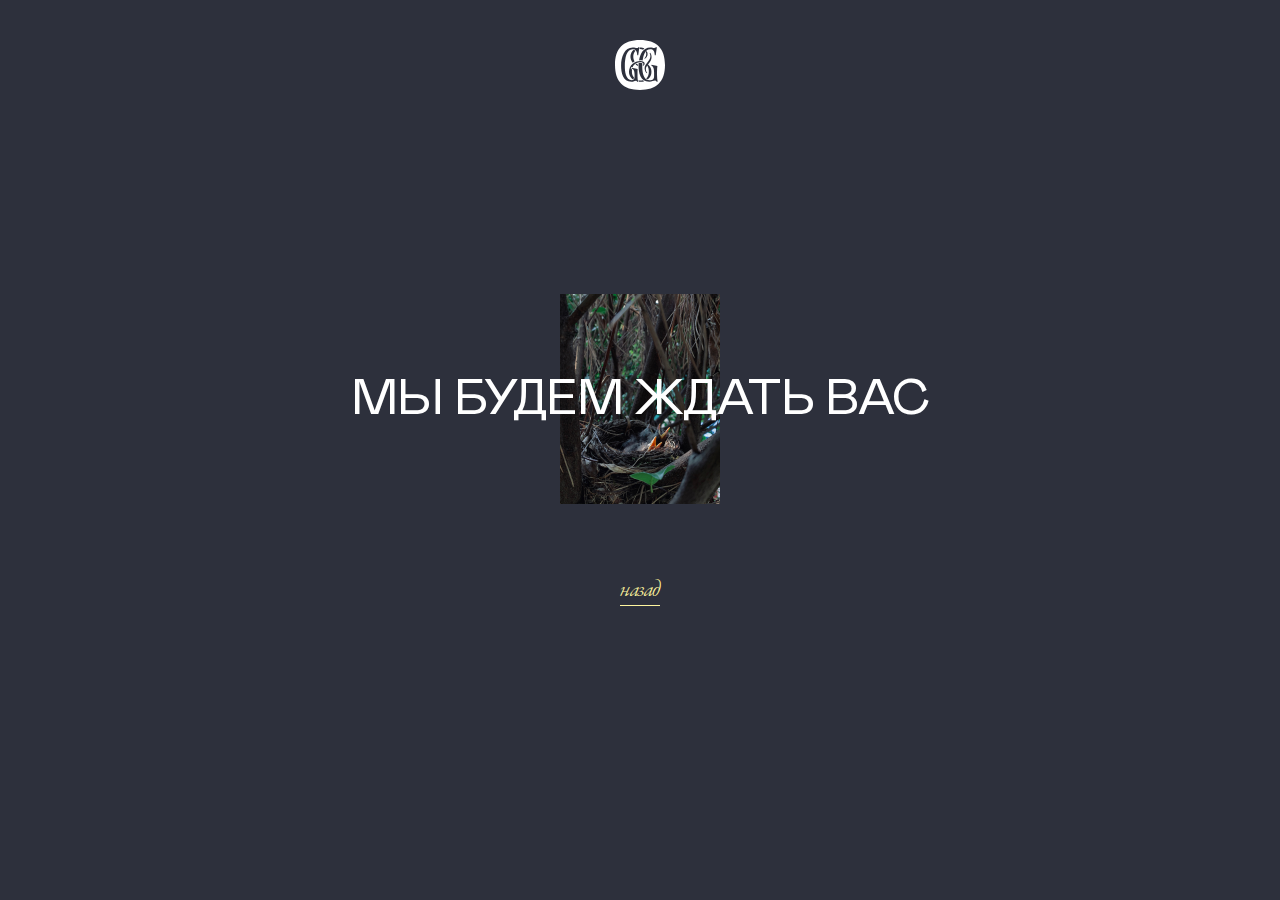
<file: page2.html>
<!DOCTYPE html>
<!-- saved from url=(0017)http://localhost/ -->
<html lang="en" data-season="winter" data-weather="sun">

<head>
   <meta charset="UTF-8">
   <meta http-equiv="Content-Type" content="text/html; charset=UTF-8">
   <link rel="icon" href="https://galitskiy-galitskiy.ru/favicon.ico">
   <meta name="viewport" content="width=device-width, initial-scale=1.0">
   <title>Галицкий и Галицкий: Российские Вина Высшего Качества | Краснодарское Вино</title>
   <link rel="shortcut icon" href="https://galitskiy-galitskiy.ru/favicon.ico">
   <link rel="icon" href="https://galitskiy-galitskiy.ru/favicon.svg" type="image/svg+xml">
   <link rel="apple-touch-icon" href="https://galitskiy-galitskiy.ru/favicon.png">
   <meta property="og:image" content="/upload/social.png">
   <link rel="stylesheet"
      href="./assets/index.2a77429a.css">
</head>

<body class="is-main is-main" data-step="start">
   <div id="app" data-v-app=""><!---->
      <div class="holder" id="holder">
         <div class="welcome">
            <div class="welcome__logo"><svg width="50" height="50" viewBox="0 0 50 50" fill="none"
                  xmlns="http://www.w3.org/2000/svg">
                  <path
                     d="M50 25.0436C50 8.42058 41.6208 0 24.9778 0C8.33483 0 0 8.42058 0 25.0436C0 41.6667 8.38814 50 24.9778 50C41.5675 50 50 41.623 50 25.0436ZM39.7903 15.2356C39.5504 11.0209 38.3863 9.20592 35.0897 9.20592C30.0693 9.20592 28.3455 15.1571 27.6346 20.5497C26.937 20.3807 26.2205 20.2986 25.5021 20.3054C25.04 20.3054 24.5424 20.3054 24.0626 20.3839C25.1733 14.1972 28.1322 7.50437 35.1697 7.50437C37.249 7.50437 38.1553 7.99302 39.2394 7.99302C39.5653 8.04321 39.8991 7.99697 40.1982 7.86022C40.4973 7.72347 40.7481 7.50239 40.9188 7.22513H41.8696L40.6878 15.2356H39.7903ZM22.3032 15.2356C22.0722 10.8726 20.7482 9.20592 17.5937 9.20592C11.6225 9.20592 9.81872 17.8883 9.81872 25.7853C9.81872 31.5358 10.5385 40.192 16.9273 40.192C19.2287 40.192 19.593 38.2548 19.593 36.5096V34.9651C19.593 29.9913 18.1002 28.8569 16.4653 28.5602L16.6074 27.6876L22.6586 29.0052C22.5388 30.0012 22.4913 31.0044 22.5164 32.007C22.5164 32.5916 22.5164 35.5934 22.5164 36.5096C22.509 38.2735 22.7209 40.0317 23.1473 41.7452H22.0722C21.9857 41.477 21.8192 41.2404 21.5942 41.0661C21.3692 40.8919 21.0962 40.788 20.8104 40.7679C19.4153 40.7679 18.8999 41.8412 16.4297 41.8412C7.78389 41.8412 6.10449 32.2949 6.10449 25.8115C6.10449 16.623 9.5877 7.53055 17.7359 7.53055C19.5841 7.53055 20.8992 8.0192 21.8056 8.0192C22.1226 8.06614 22.4466 8.01794 22.7351 7.88091C23.0237 7.74389 23.2634 7.52443 23.4228 7.25131H24.3736L23.2007 15.2356H22.3032ZM31.1889 38.4904C32.0784 37.6042 32.7738 36.5486 33.2322 35.3885C33.6906 34.2285 33.9025 32.9886 33.8546 31.7452C33.934 29.5278 33.3865 27.332 32.273 25.4014C31.3379 26.5113 30.8397 27.914 30.869 29.3543C30.8528 30.647 31.3426 31.8964 32.2374 32.8447L31.7665 33.2374C31.0772 32.6129 30.5302 31.8524 30.1611 31.0057C29.7921 30.1591 29.6094 29.2454 29.625 28.3246C29.625 25.925 31.1001 24.1361 32.3707 22.548C33.8457 20.7243 35.4007 18.7783 35.4007 16.3438C35.4007 13.9092 34.6277 13.1501 34.6277 13.1501L35.2142 12.8272C36.1276 14.132 36.6001 15.6858 36.5648 17.2687C36.5648 19.5724 35.3563 21.9285 33.0105 24.459C34.1058 25.3288 34.9848 26.4324 35.5806 27.6859C36.1765 28.9394 36.4736 30.3097 36.4493 31.6928C36.4861 33.1533 36.1854 34.603 35.5698 35.933C34.9542 37.263 34.0397 38.4387 32.895 39.3717C32.2968 39.1324 31.7324 38.8186 31.2156 38.438L31.1889 38.4904ZM19.0155 37.5131C18.8911 38.3333 18.3935 39.3281 17.8337 39.3281C17.4782 39.3281 17.0162 38.7784 16.7674 38.534C15.8869 37.6797 15.1883 36.6618 14.7124 35.5398C14.2364 34.4177 13.9926 33.2138 13.995 31.9982C13.995 25.2705 19.2554 20.9511 25.5465 20.9511C27.9012 20.9511 29.6695 21.8848 29.6695 23.7085C29.6151 24.2161 29.4209 24.6996 29.1078 25.107C28.7947 25.5144 28.3745 25.8303 27.8923 26.0209V24.7208C28.0559 24.6607 28.1961 24.5517 28.2933 24.4093C28.3905 24.2669 28.4398 24.0981 28.4343 23.9267C28.4343 22.8098 27.1281 22.2426 25.5909 22.2426C23.902 22.2029 22.2395 22.6582 20.8151 23.5503C19.3908 24.4423 18.2693 25.7308 17.5937 27.2513L16.1454 26.9895L15.8344 28.9005C16.2571 28.9785 16.6668 29.1135 17.0517 29.3019C16.9347 30.1958 16.8871 31.0972 16.9095 31.9982C16.9045 34.0146 17.6252 35.9679 18.9444 37.5131H19.0155ZM28.1766 9.68587C27.0561 9.20947 25.8429 8.98011 24.6224 9.01395L24.8445 7.54799C26.364 7.54799 28.541 7.83596 29.4562 8.6213C28.8164 9.0925 28.15 9.68587 28.15 9.68587H28.1766ZM31.7043 10.9686C32.2967 11.8671 32.6058 12.9174 32.5929 13.9878C32.6012 14.9816 32.3375 15.9594 31.8295 16.819C31.3215 17.6786 30.5878 18.3884 29.705 18.8744L29.3496 18.5253C30.5367 17.3483 31.2149 15.7664 31.2422 14.1099C31.2887 13.4067 31.1316 12.7048 30.7891 12.0855C31.0533 11.6897 31.3505 11.3161 31.6776 10.9686H31.7043ZM17.7537 22.6265C16.9444 21.7264 16.3261 20.6769 15.9348 19.5393C15.5435 18.4017 15.3871 17.1989 15.4748 16.0013C15.5625 14.8036 15.8926 13.6352 16.4456 12.5643C16.9986 11.4934 17.7635 10.5415 18.6956 9.7644C19.389 9.92262 20.0121 10.2959 20.4727 10.829C19.035 12.4217 18.2581 14.4862 18.2957 16.6143C18.259 18.3346 18.6981 20.0325 19.5664 21.527C18.9496 21.8541 18.3559 22.2215 17.7892 22.6265H17.7537ZM22.9963 24.7208L22.943 25.925C22.0339 25.6814 21.2083 25.2022 20.5527 24.5375C20.8982 24.2596 21.2736 24.0196 21.6723 23.822L22.9963 24.7208ZM27.8301 40.1832C28.265 40.5882 28.7484 40.9399 29.2696 41.2304C28.0234 41.664 26.7086 41.8768 25.3865 41.8587C24.8726 41.8681 24.3587 41.839 23.8493 41.7714C23.6739 41.2798 23.5547 40.7705 23.4939 40.2531C24.1129 40.4055 24.7483 40.4846 25.3865 40.4887C26.2111 40.4911 27.0325 40.3885 27.8301 40.1832ZM41.7007 41.6754C41.5463 41.3547 41.306 41.0814 41.0054 40.8846C40.7049 40.6878 40.3555 40.5751 39.9947 40.5585C38.6263 40.5585 36.8669 41.7714 34.2456 41.7714C25.1644 41.7714 23.5383 32.4607 23.5383 25.7417C23.5383 24.9476 23.6272 23.9093 23.7071 23.0716C24.2661 22.963 24.8345 22.9075 25.4043 22.9058C26.0698 22.8832 26.7311 23.0178 27.3325 23.2984C27.2348 24.5026 27.2348 24.9477 27.2348 25.7155C27.2348 31.3438 28.0167 40.1832 34.2456 40.1832C38.1731 40.1832 39.0795 38.9267 39.0795 35.9948V32.0942C39.0795 27.4782 37.8621 26.1867 36.4137 25.7155L36.5559 24.8429L42.3761 26.0733C42.1341 27.9311 42.0154 29.8024 42.0206 31.6754V34.8778C42.0413 37.1507 42.2493 39.4181 42.6426 41.6579L41.7007 41.6754Z"
                     fill="white"></path>
               </svg></div><!---->
            <div class="welcome__block">
               <div class="welcome__comeback">
                  <div></div>
                  <span>Мы будем ждать вас</span>
               </div>
               <div class="welcome__links">
                  <a href="./index.html" class="link--hover-2"><span>назад</span></a>
               </div>
            </div><!---->
         </div><!---->
      </div>
   </div>

</body>

</html>
</file>
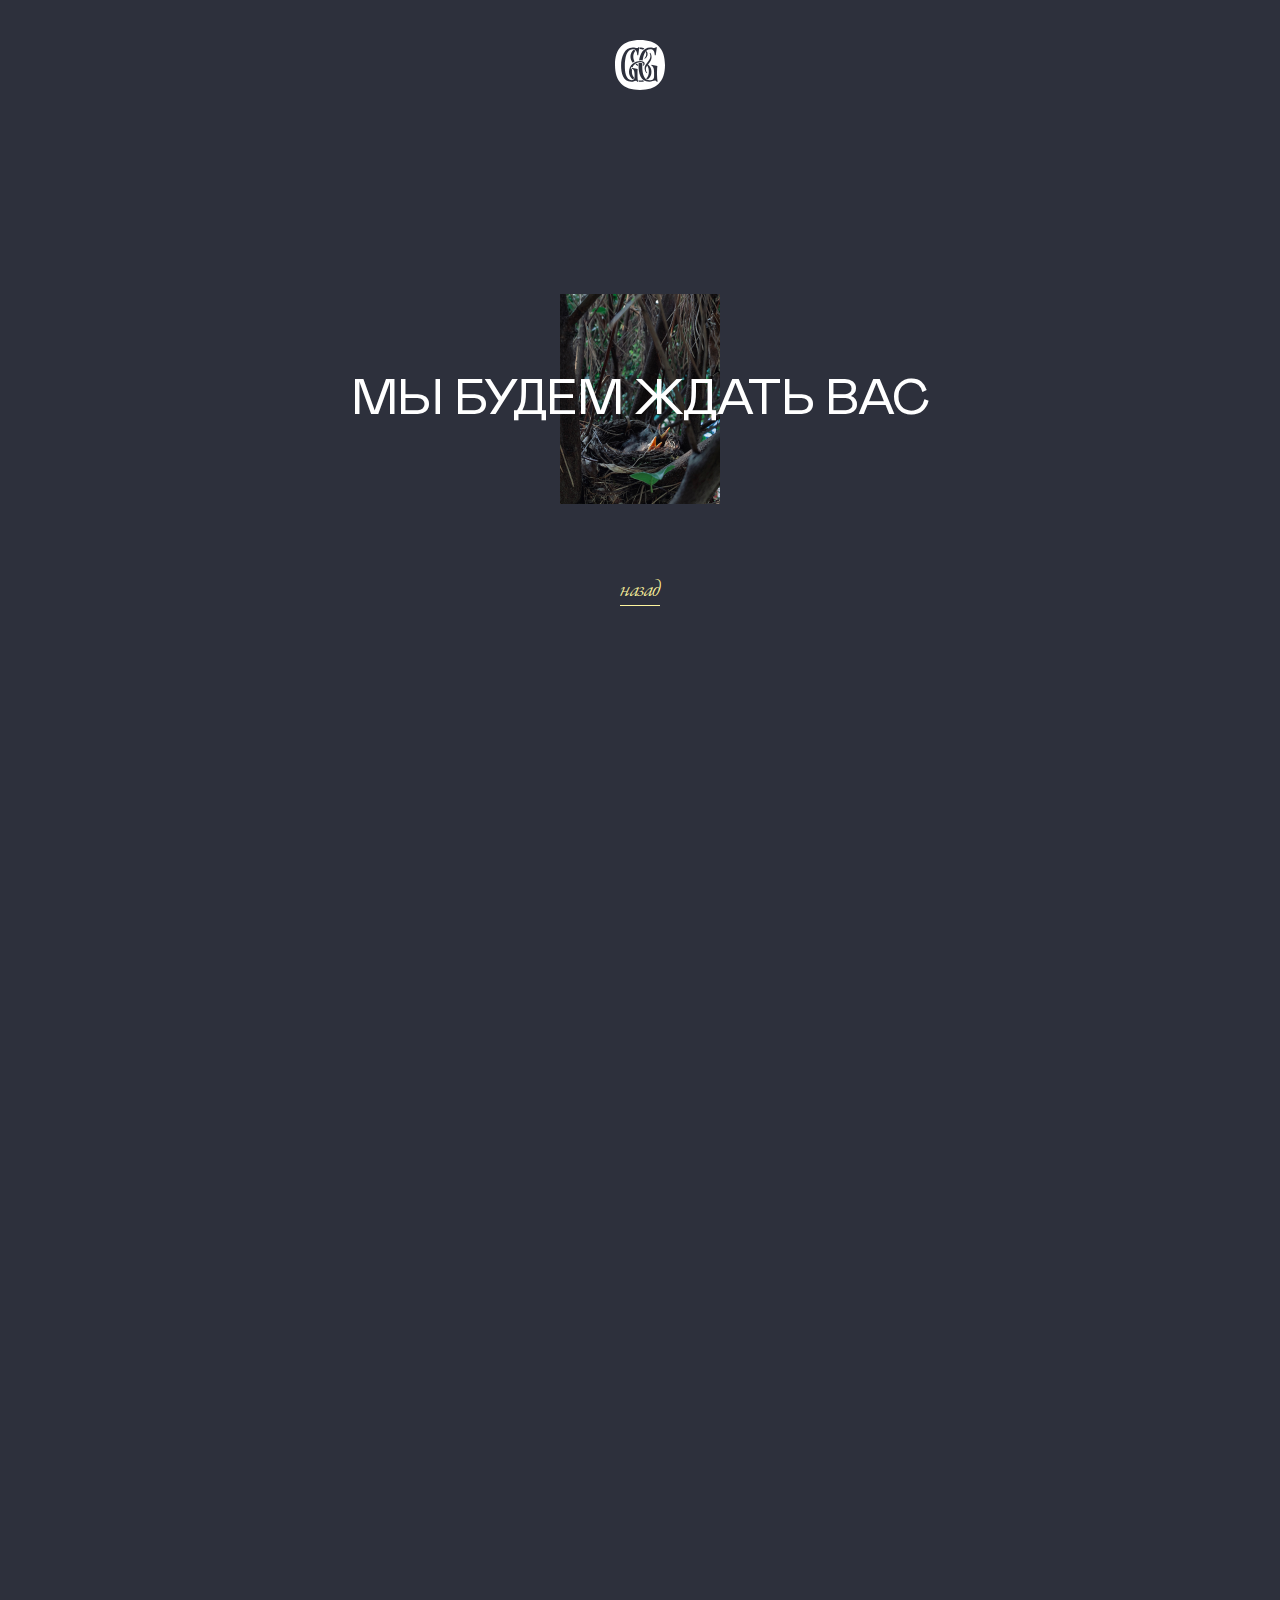
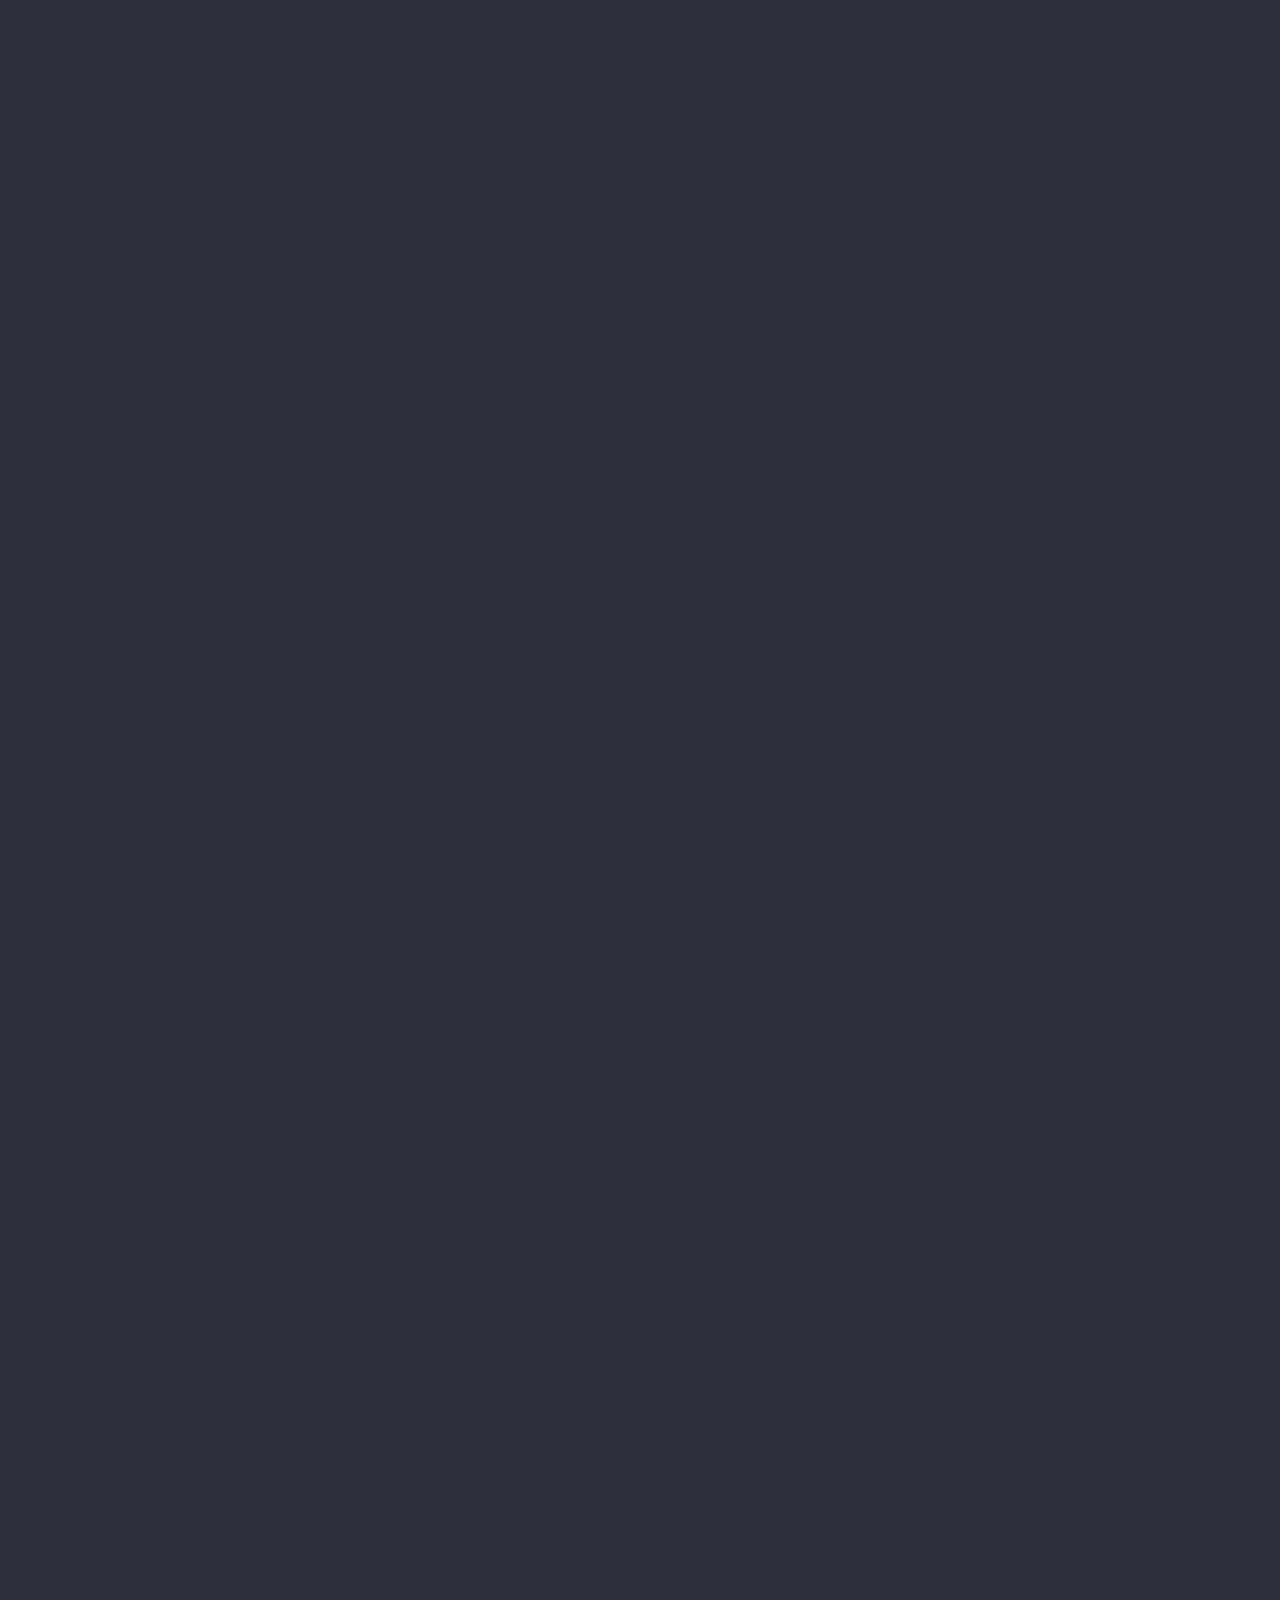
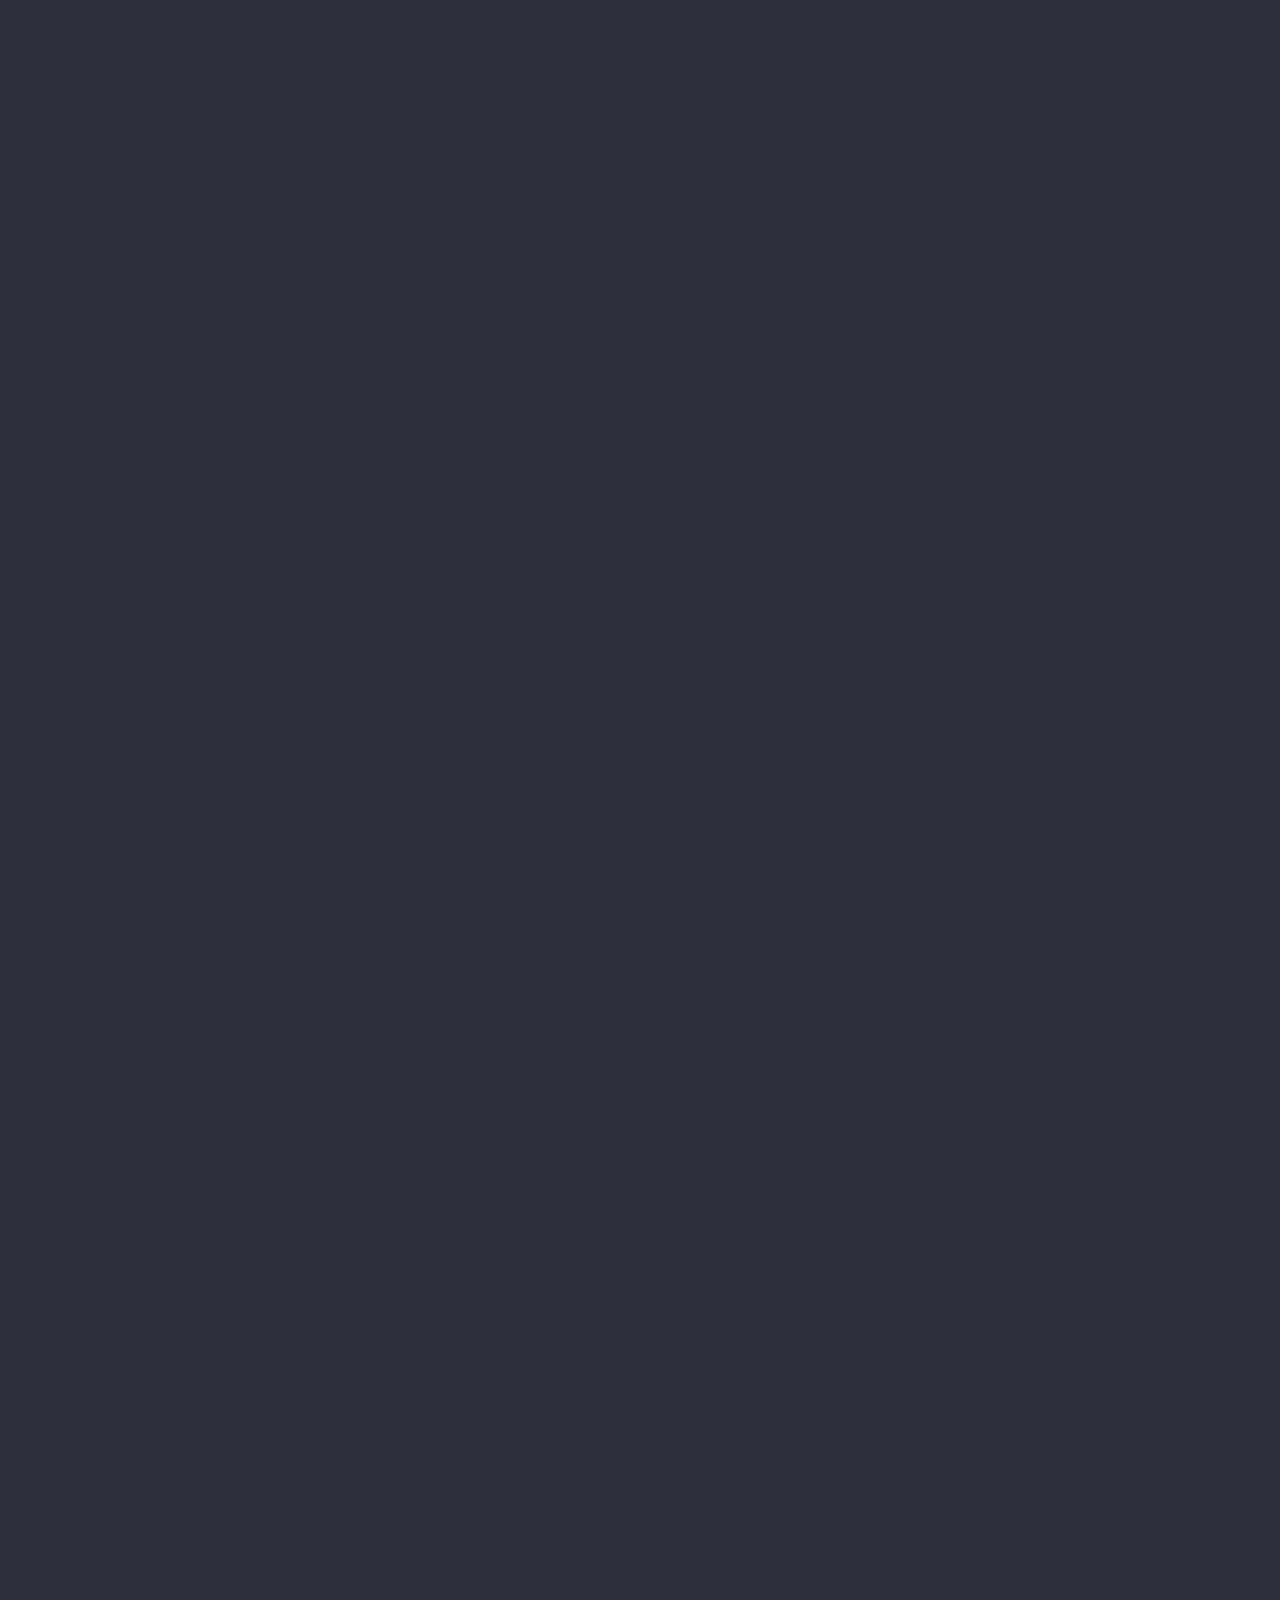
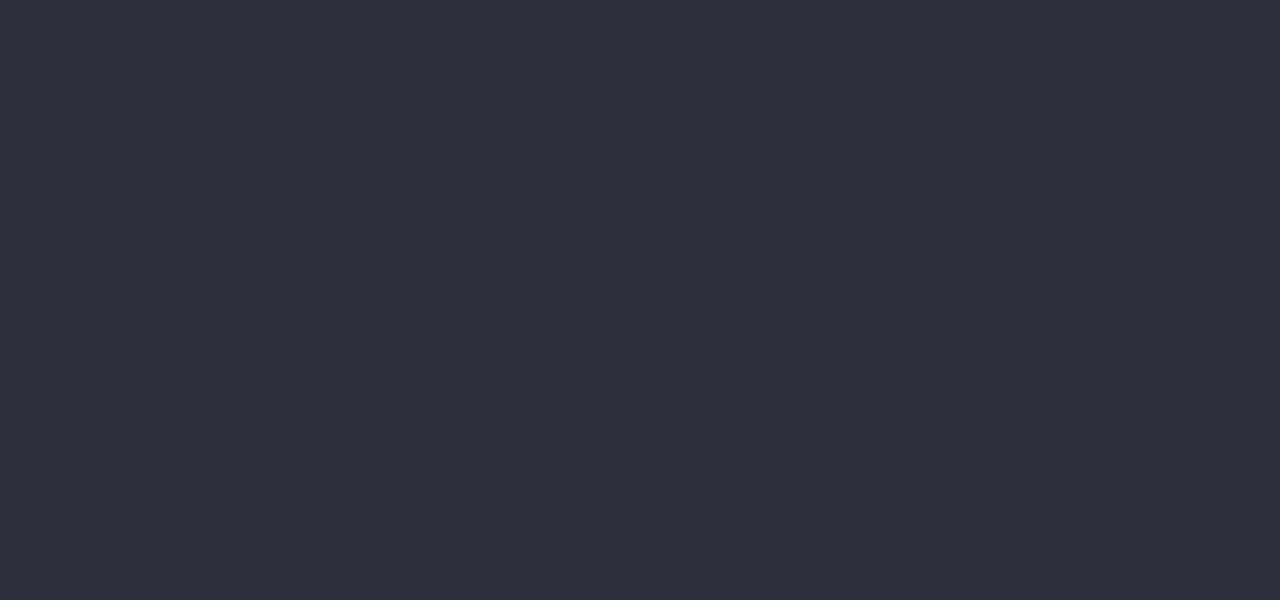
<file: about/page2.html>
<!DOCTYPE html>
<!-- saved from url=(0017)http://localhost/ -->
<html lang="en" data-season="winter" data-weather="sun">

<head>
   <meta charset="UTF-8">
   <meta http-equiv="Content-Type" content="text/html; charset=UTF-8">

   <link rel="icon" href="https://galitskiy-galitskiy.ru/favicon.ico">
   <meta name="viewport" content="width=device-width, initial-scale=1.0">
   <title>Галицкий и Галицкий: Российские Вина Высшего Качества | Краснодарское Вино</title>
   <link rel="shortcut icon" href="https://galitskiy-galitskiy.ru/favicon.ico">
   <link rel="icon" href="https://galitskiy-galitskiy.ru/favicon.svg" type="image/svg+xml">
   <link rel="apple-touch-icon" href="https://galitskiy-galitskiy.ru/favicon.png">
   <meta property="og:image" content="/upload/social.png">
   <link rel="stylesheet"
      href="./assets/index.css">
</head>

<body class="is-main is-main" data-step="start">
   <div id="app" data-v-app=""><!---->
      <div class="holder" id="holder">
         <div class="welcome">
            <div class="welcome__logo"><svg width="50" height="50" viewBox="0 0 50 50" fill="none"
                  xmlns="http://www.w3.org/2000/svg">
                  <path
                     d="M50 25.0436C50 8.42058 41.6208 0 24.9778 0C8.33483 0 0 8.42058 0 25.0436C0 41.6667 8.38814 50 24.9778 50C41.5675 50 50 41.623 50 25.0436ZM39.7903 15.2356C39.5504 11.0209 38.3863 9.20592 35.0897 9.20592C30.0693 9.20592 28.3455 15.1571 27.6346 20.5497C26.937 20.3807 26.2205 20.2986 25.5021 20.3054C25.04 20.3054 24.5424 20.3054 24.0626 20.3839C25.1733 14.1972 28.1322 7.50437 35.1697 7.50437C37.249 7.50437 38.1553 7.99302 39.2394 7.99302C39.5653 8.04321 39.8991 7.99697 40.1982 7.86022C40.4973 7.72347 40.7481 7.50239 40.9188 7.22513H41.8696L40.6878 15.2356H39.7903ZM22.3032 15.2356C22.0722 10.8726 20.7482 9.20592 17.5937 9.20592C11.6225 9.20592 9.81872 17.8883 9.81872 25.7853C9.81872 31.5358 10.5385 40.192 16.9273 40.192C19.2287 40.192 19.593 38.2548 19.593 36.5096V34.9651C19.593 29.9913 18.1002 28.8569 16.4653 28.5602L16.6074 27.6876L22.6586 29.0052C22.5388 30.0012 22.4913 31.0044 22.5164 32.007C22.5164 32.5916 22.5164 35.5934 22.5164 36.5096C22.509 38.2735 22.7209 40.0317 23.1473 41.7452H22.0722C21.9857 41.477 21.8192 41.2404 21.5942 41.0661C21.3692 40.8919 21.0962 40.788 20.8104 40.7679C19.4153 40.7679 18.8999 41.8412 16.4297 41.8412C7.78389 41.8412 6.10449 32.2949 6.10449 25.8115C6.10449 16.623 9.5877 7.53055 17.7359 7.53055C19.5841 7.53055 20.8992 8.0192 21.8056 8.0192C22.1226 8.06614 22.4466 8.01794 22.7351 7.88091C23.0237 7.74389 23.2634 7.52443 23.4228 7.25131H24.3736L23.2007 15.2356H22.3032ZM31.1889 38.4904C32.0784 37.6042 32.7738 36.5486 33.2322 35.3885C33.6906 34.2285 33.9025 32.9886 33.8546 31.7452C33.934 29.5278 33.3865 27.332 32.273 25.4014C31.3379 26.5113 30.8397 27.914 30.869 29.3543C30.8528 30.647 31.3426 31.8964 32.2374 32.8447L31.7665 33.2374C31.0772 32.6129 30.5302 31.8524 30.1611 31.0057C29.7921 30.1591 29.6094 29.2454 29.625 28.3246C29.625 25.925 31.1001 24.1361 32.3707 22.548C33.8457 20.7243 35.4007 18.7783 35.4007 16.3438C35.4007 13.9092 34.6277 13.1501 34.6277 13.1501L35.2142 12.8272C36.1276 14.132 36.6001 15.6858 36.5648 17.2687C36.5648 19.5724 35.3563 21.9285 33.0105 24.459C34.1058 25.3288 34.9848 26.4324 35.5806 27.6859C36.1765 28.9394 36.4736 30.3097 36.4493 31.6928C36.4861 33.1533 36.1854 34.603 35.5698 35.933C34.9542 37.263 34.0397 38.4387 32.895 39.3717C32.2968 39.1324 31.7324 38.8186 31.2156 38.438L31.1889 38.4904ZM19.0155 37.5131C18.8911 38.3333 18.3935 39.3281 17.8337 39.3281C17.4782 39.3281 17.0162 38.7784 16.7674 38.534C15.8869 37.6797 15.1883 36.6618 14.7124 35.5398C14.2364 34.4177 13.9926 33.2138 13.995 31.9982C13.995 25.2705 19.2554 20.9511 25.5465 20.9511C27.9012 20.9511 29.6695 21.8848 29.6695 23.7085C29.6151 24.2161 29.4209 24.6996 29.1078 25.107C28.7947 25.5144 28.3745 25.8303 27.8923 26.0209V24.7208C28.0559 24.6607 28.1961 24.5517 28.2933 24.4093C28.3905 24.2669 28.4398 24.0981 28.4343 23.9267C28.4343 22.8098 27.1281 22.2426 25.5909 22.2426C23.902 22.2029 22.2395 22.6582 20.8151 23.5503C19.3908 24.4423 18.2693 25.7308 17.5937 27.2513L16.1454 26.9895L15.8344 28.9005C16.2571 28.9785 16.6668 29.1135 17.0517 29.3019C16.9347 30.1958 16.8871 31.0972 16.9095 31.9982C16.9045 34.0146 17.6252 35.9679 18.9444 37.5131H19.0155ZM28.1766 9.68587C27.0561 9.20947 25.8429 8.98011 24.6224 9.01395L24.8445 7.54799C26.364 7.54799 28.541 7.83596 29.4562 8.6213C28.8164 9.0925 28.15 9.68587 28.15 9.68587H28.1766ZM31.7043 10.9686C32.2967 11.8671 32.6058 12.9174 32.5929 13.9878C32.6012 14.9816 32.3375 15.9594 31.8295 16.819C31.3215 17.6786 30.5878 18.3884 29.705 18.8744L29.3496 18.5253C30.5367 17.3483 31.2149 15.7664 31.2422 14.1099C31.2887 13.4067 31.1316 12.7048 30.7891 12.0855C31.0533 11.6897 31.3505 11.3161 31.6776 10.9686H31.7043ZM17.7537 22.6265C16.9444 21.7264 16.3261 20.6769 15.9348 19.5393C15.5435 18.4017 15.3871 17.1989 15.4748 16.0013C15.5625 14.8036 15.8926 13.6352 16.4456 12.5643C16.9986 11.4934 17.7635 10.5415 18.6956 9.7644C19.389 9.92262 20.0121 10.2959 20.4727 10.829C19.035 12.4217 18.2581 14.4862 18.2957 16.6143C18.259 18.3346 18.6981 20.0325 19.5664 21.527C18.9496 21.8541 18.3559 22.2215 17.7892 22.6265H17.7537ZM22.9963 24.7208L22.943 25.925C22.0339 25.6814 21.2083 25.2022 20.5527 24.5375C20.8982 24.2596 21.2736 24.0196 21.6723 23.822L22.9963 24.7208ZM27.8301 40.1832C28.265 40.5882 28.7484 40.9399 29.2696 41.2304C28.0234 41.664 26.7086 41.8768 25.3865 41.8587C24.8726 41.8681 24.3587 41.839 23.8493 41.7714C23.6739 41.2798 23.5547 40.7705 23.4939 40.2531C24.1129 40.4055 24.7483 40.4846 25.3865 40.4887C26.2111 40.4911 27.0325 40.3885 27.8301 40.1832ZM41.7007 41.6754C41.5463 41.3547 41.306 41.0814 41.0054 40.8846C40.7049 40.6878 40.3555 40.5751 39.9947 40.5585C38.6263 40.5585 36.8669 41.7714 34.2456 41.7714C25.1644 41.7714 23.5383 32.4607 23.5383 25.7417C23.5383 24.9476 23.6272 23.9093 23.7071 23.0716C24.2661 22.963 24.8345 22.9075 25.4043 22.9058C26.0698 22.8832 26.7311 23.0178 27.3325 23.2984C27.2348 24.5026 27.2348 24.9477 27.2348 25.7155C27.2348 31.3438 28.0167 40.1832 34.2456 40.1832C38.1731 40.1832 39.0795 38.9267 39.0795 35.9948V32.0942C39.0795 27.4782 37.8621 26.1867 36.4137 25.7155L36.5559 24.8429L42.3761 26.0733C42.1341 27.9311 42.0154 29.8024 42.0206 31.6754V34.8778C42.0413 37.1507 42.2493 39.4181 42.6426 41.6579L41.7007 41.6754Z"
                     fill="white"></path>
               </svg></div><!---->
            <div class="welcome__block">
               <div class="welcome__comeback">
                  <span>Мы будем ждать вас</span>
               </div>
               <div class="welcome__links">
                  <a href="./index.html" class="link--hover-2"><span>назад</span></a>
               </div>
            </div><!---->
         </div><!---->
      </div>
   </div>

</body>

</html>
</file>
<file: assets/index.2a77429a.css>
@font-face {
    font-family: mp-bold;
    src: url("./Mabry Pro Bold.ffecfbb5.otf") format("otf"), url("./Mabry Pro Bold.df417d7a.woff2") format("woff2");
    font-weight: 400;
    font-style: normal;
    font-display: swap
}

@font-face {
    font-family: mp;
    src: url(./Mabry\ Pro.b7c55c42.otf) format("otf"), url(./Mabry\ Pro.9c19a6ee.woff2) format("woff2");
    font-weight: 400;
    font-style: normal;
    font-display: swap
}

@font-face {
    font-family: mp-light;
    src: url("./Mabry Pro Light.6598888f.otf") format("otf"), url("./Mabry Pro Light.7bc91b24.woff2") format("woff2");
    font-weight: 400;
    font-style: normal;
    font-display: swap
}

@font-face {
    font-family: gp;
    src: url(./GaramondPremrPro.589c0364.otf) format("otf"), url(./GaramondPremrPro.ecbfcc5a.woff2) format("woff2");
    font-weight: 400;
    font-style: normal;
    font-display: swap
}

@font-face {
    font-family: gp-disp;
    src: url(./GaramondPremrPro-Disp.bc17ac9a.otf) format("otf"), url(./GaramondPremrPro-Disp.e18570be.woff2) format("woff2");
    font-weight: 400;
    font-style: normal;
    font-display: swap
}

@font-face {
    font-family: gp-italic;
    src: url(./GaramondPremrPro-It.0cdc5fa1.otf) format("otf"), url(./GaramondPremrPro-It.05ef2e4a.woff2) format("woff2");
    font-weight: 400;
    font-style: normal;
    font-display: swap
}

@font-face {
    font-family: gp-lt-italic;
    src: url(./GaramondPremrPro-LtItDisp.a7b26a72.otf) format("otf"), url(./GaramondPremrPro-LtItDisp.a1efca7a.woff2) format("woff2");
    font-weight: 400;
    font-style: normal;
    font-display: swap
}

@font-face {
    font-family: gp-lt-disp;
    src: url(./GaramondPremrPro-LtDisp.34707046.otf) format("otf"), url(./GaramondPremrPro-LtDisp.6dc5b60b.woff2) format("woff2");
    font-weight: 400;
    font-style: normal;
    font-display: swap
}

@font-face {
    font-family: swiper-icons;
    src: url(data:application/font-woff;charset=utf-8;base64,\ [base64]//wADZ2x5ZgAAAywAAADMAAAD2MHtryVoZWFkAAABbAAAADAAAAA2E2+eoWhoZWEAAAGcAAAAHwAAACQC9gDzaG10eAAAAigAAAAZAAAArgJkABFsb2NhAAAC0AAAAFoAAABaFQAUGG1heHAAAAG8AAAAHwAAACAAcABAbmFtZQAAA/gAAAE5AAACXvFdBwlwb3N0AAAFNAAAAGIAAACE5s74hXjaY2BkYGAAYpf5Hu/j+W2+MnAzMYDAzaX6QjD6/4//Bxj5GA8AuRwMYGkAPywL13jaY2BkYGA88P8Agx4j+/8fQDYfA1AEBWgDAIB2BOoAeNpjYGRgYNBh4GdgYgABEMnIABJzYNADCQAACWgAsQB42mNgYfzCOIGBlYGB0YcxjYGBwR1Kf2WQZGhhYGBiYGVmgAFGBiQQkOaawtDAoMBQxXjg/wEGPcYDDA4wNUA2CCgwsAAAO4EL6gAAeNpj2M0gyAACqxgGNWBkZ2D4/wMA+xkDdgAAAHjaY2BgYGaAYBkGRgYQiAHyGMF8FgYHIM3DwMHABGQrMOgyWDLEM1T9/w8UBfEMgLzE////P/5//f/V/xv+r4eaAAeMbAxwIUYmIMHEgKYAYjUcsDAwsLKxc3BycfPw8jEQA/[base64]/uznmfPFBNODM2K7MTQ45YEAZqGP81AmGGcF3iPqOop0r1SPTaTbVkfUe4HXj97wYE+yNwWYxwWu4v1ugWHgo3S1XdZEVqWM7ET0cfnLGxWfkgR42o2PvWrDMBSFj/IHLaF0zKjRgdiVMwScNRAoWUoH78Y2icB/yIY09An6AH2Bdu/UB+yxopYshQiEvnvu0dURgDt8QeC8PDw7Fpji3fEA4z/PEJ6YOB5hKh4dj3EvXhxPqH/SKUY3rJ7srZ4FZnh1PMAtPhwP6fl2PMJMPDgeQ4rY8YT6Gzao0eAEA409DuggmTnFnOcSCiEiLMgxCiTI6Cq5DZUd3Qmp10vO0LaLTd2cjN4fOumlc7lUYbSQcZFkutRG7g6JKZKy0RmdLY680CDnEJ+UMkpFFe1RN7nxdVpXrC4aTtnaurOnYercZg2YVmLN/d/gczfEimrE/fs/bOuq29Zmn8tloORaXgZgGa78yO9/cnXm2BpaGvq25Dv9S4E9+5SIc9PqupJKhYFSSl47+Qcr1mYNAAAAeNptw0cKwkAAAMDZJA8Q7OUJvkLsPfZ6zFVERPy8qHh2YER+3i/BP83vIBLLySsoKimrqKqpa2hp6+jq6RsYGhmbmJqZSy0sraxtbO3sHRydnEMU4uR6yx7JJXveP7WrDycAAAAAAAH//wACeNpjYGRgYOABYhkgZgJCZgZNBkYGLQZtIJsFLMYAAAw3ALgAeNolizEKgDAQBCchRbC2sFER0YD6qVQiBCv/H9ezGI6Z5XBAw8CBK/m5iQQVauVbXLnOrMZv2oLdKFa8Pjuru2hJzGabmOSLzNMzvutpB3N42mNgZGBg4GKQYzBhYMxJLMlj4GBgAYow/P/PAJJhLM6sSoWKfWCAAwDAjgbRAAB42mNgYGBkAIIbCZo5IPrmUn0hGA0AO8EFTQAA);
    font-weight: 400;
    font-style: normal
}

:root {
    --swiper-theme-color: #007aff
}


.swiper {
    margin-left: auto;
    margin-right: auto;
    position: relative;
    overflow: hidden;
    list-style: none;
    padding: 0;
    z-index: 1;
}

.swiper-vertical>.swiper-wrapper {
    flex-direction: column
}

.swiper-wrapper {
    position: relative;
    width: 100%;
    height: 100%;
    z-index: 1;
    display: flex;
    transition-property: transform;
    box-sizing: content-box
}

.swiper-android .swiper-slide,
.swiper-wrapper {
    transform: translateZ(0)
}

.swiper-pointer-events {
    touch-action: pan-y
}

.swiper-pointer-events.swiper-vertical {
    touch-action: pan-x
}

.swiper-slide {
    flex-shrink: 0;
    width: 100%;
    height: 100%;
    position: relative;
    transition-property: transform
}

.swiper-slide-invisible-blank {
    visibility: hidden
}

.swiper-autoheight,
.swiper-autoheight .swiper-slide {
    height: auto
}

.swiper-autoheight .swiper-wrapper {
    align-items: flex-start;
    transition-property: transform, height
}

.swiper-backface-hidden .swiper-slide {
    transform: translateZ(0);
    -webkit-backface-visibility: hidden;
    backface-visibility: hidden
}

.swiper-3d,
.swiper-3d.swiper-css-mode .swiper-wrapper {
    perspective: 1200px
}

.swiper-3d .swiper-cube-shadow,
.swiper-3d .swiper-slide,
.swiper-3d .swiper-slide-shadow,
.swiper-3d .swiper-slide-shadow-bottom,
.swiper-3d .swiper-slide-shadow-left,
.swiper-3d .swiper-slide-shadow-right,
.swiper-3d .swiper-slide-shadow-top,
.swiper-3d .swiper-wrapper {
    transform-style: preserve-3d
}

.swiper-3d .swiper-slide-shadow,
.swiper-3d .swiper-slide-shadow-bottom,
.swiper-3d .swiper-slide-shadow-left,
.swiper-3d .swiper-slide-shadow-right,
.swiper-3d .swiper-slide-shadow-top {
    position: absolute;
    left: 0;
    top: 0;
    width: 100%;
    height: 100%;
    pointer-events: none;
    z-index: 10
}

.swiper-3d .swiper-slide-shadow {
    background: rgba(0, 0, 0, .15)
}

.swiper-3d .swiper-slide-shadow-left {
    background-image: linear-gradient(to left, rgba(0, 0, 0, .5), rgba(0, 0, 0, 0))
}

.swiper-3d .swiper-slide-shadow-right {
    background-image: linear-gradient(to right, rgba(0, 0, 0, .5), rgba(0, 0, 0, 0))
}

.swiper-3d .swiper-slide-shadow-top {
    background-image: linear-gradient(to top, rgba(0, 0, 0, .5), rgba(0, 0, 0, 0))
}

.swiper-3d .swiper-slide-shadow-bottom {
    background-image: linear-gradient(to bottom, rgba(0, 0, 0, .5), rgba(0, 0, 0, 0))
}

.swiper-css-mode>.swiper-wrapper {
    overflow: auto;
    scrollbar-width: none;
    -ms-overflow-style: none
}

.swiper-css-mode>.swiper-wrapper::-webkit-scrollbar {
    display: none
}

.swiper-css-mode>.swiper-wrapper>.swiper-slide {
    scroll-snap-align: start start
}

.swiper-horizontal.swiper-css-mode>.swiper-wrapper {
    scroll-snap-type: x mandatory
}

.swiper-vertical.swiper-css-mode>.swiper-wrapper {
    scroll-snap-type: y mandatory
}

.swiper-centered>.swiper-wrapper:before {
    content: "";
    flex-shrink: 0;
    order: 9999
}

.swiper-centered.swiper-horizontal>.swiper-wrapper>.swiper-slide:first-child {
    margin-inline-start: var(--swiper-centered-offset-before)
}

.swiper-centered.swiper-horizontal>.swiper-wrapper:before {
    height: 100%;
    min-height: 1px;
    width: var(--swiper-centered-offset-after)
}

.swiper-centered.swiper-vertical>.swiper-wrapper>.swiper-slide:first-child {
    margin-block-start: var(--swiper-centered-offset-before)
}

.swiper-centered.swiper-vertical>.swiper-wrapper:before {
    width: 100%;
    min-width: 1px;
    height: var(--swiper-centered-offset-after)
}

.swiper-centered>.swiper-wrapper>.swiper-slide {
    scroll-snap-align: center center
}

.swiper-virtual .swiper-slide {
    -webkit-backface-visibility: hidden;
    transform: translateZ(0)
}

.swiper-virtual.swiper-css-mode .swiper-wrapper:after {
    content: "";
    position: absolute;
    left: 0;
    top: 0;
    pointer-events: none
}

.swiper-virtual.swiper-css-mode.swiper-horizontal .swiper-wrapper:after {
    height: 1px;
    width: var(--swiper-virtual-size)
}

.swiper-virtual.swiper-css-mode.swiper-vertical .swiper-wrapper:after {
    width: 1px;
    height: var(--swiper-virtual-size)
}

:root {
    --swiper-navigation-size: 44px
}

.swiper-button-next,
.swiper-button-prev {
    position: absolute;
    top: 50%;
    width: calc(var(--swiper-navigation-size) / 44 * 27);
    height: var(--swiper-navigation-size);
    margin-top: calc(0px - var(--swiper-navigation-size) / 2);
    z-index: 10;
    cursor: pointer;
    display: flex;
    align-items: center;
    justify-content: center;
    color: var(--swiper-navigation-color, var(--swiper-theme-color))
}

.swiper-button-next.swiper-button-disabled,
.swiper-button-prev.swiper-button-disabled {
    opacity: .35;
    cursor: auto;
    pointer-events: none
}

.swiper-button-next.swiper-button-hidden,
.swiper-button-prev.swiper-button-hidden {
    opacity: 0;
    cursor: auto;
    pointer-events: none
}

.swiper-navigation-disabled .swiper-button-next,
.swiper-navigation-disabled .swiper-button-prev {
    display: none !important
}

.swiper-button-next:after,
.swiper-button-prev:after {
    font-family: swiper-icons;
    font-size: var(--swiper-navigation-size);
    text-transform: none !important;
    letter-spacing: 0;
    font-variant: initial;
    line-height: 1
}

.swiper-button-prev,
.swiper-rtl .swiper-button-next {
    left: 10px;
    right: auto
}

.swiper-button-prev:after,
.swiper-rtl .swiper-button-next:after {
    content: "prev"
}

.swiper-button-next,
.swiper-rtl .swiper-button-prev {
    right: 10px;
    left: auto
}

.swiper-button-next:after,
.swiper-rtl .swiper-button-prev:after {
    content: "next"
}

.swiper-button-lock {
    display: none
}

.swiper-pagination {
    position: absolute;
    text-align: center;
    transition: .3s opacity;
    transform: translateZ(0);
    z-index: 10
}

.swiper-pagination.swiper-pagination-hidden {
    opacity: 0
}

.swiper-pagination-disabled>.swiper-pagination,
.swiper-pagination.swiper-pagination-disabled {
    display: none !important
}

.swiper-horizontal>.swiper-pagination-bullets,
.swiper-pagination-bullets.swiper-pagination-horizontal,
.swiper-pagination-custom,
.swiper-pagination-fraction {
    bottom: 10px;
    left: 0;
    width: 100%
}

.swiper-pagination-bullets-dynamic {
    overflow: hidden;
    font-size: 0
}

.swiper-pagination-bullets-dynamic .swiper-pagination-bullet {
    transform: scale(.33);
    position: relative
}

.swiper-pagination-bullets-dynamic .swiper-pagination-bullet-active,
.swiper-pagination-bullets-dynamic .swiper-pagination-bullet-active-main {
    transform: scale(1)
}

.swiper-pagination-bullets-dynamic .swiper-pagination-bullet-active-prev {
    transform: scale(.66)
}

.swiper-pagination-bullets-dynamic .swiper-pagination-bullet-active-prev-prev {
    transform: scale(.33)
}

.swiper-pagination-bullets-dynamic .swiper-pagination-bullet-active-next {
    transform: scale(.66)
}

.swiper-pagination-bullets-dynamic .swiper-pagination-bullet-active-next-next {
    transform: scale(.33)
}

.swiper-pagination-bullet {
    width: var(--swiper-pagination-bullet-width, var(--swiper-pagination-bullet-size, 8px));
    height: var(--swiper-pagination-bullet-height, var(--swiper-pagination-bullet-size, 8px));
    display: inline-block;
    border-radius: 50%;
    background: var(--swiper-pagination-bullet-inactive-color, #000);
    opacity: var(--swiper-pagination-bullet-inactive-opacity, .2)
}

button.swiper-pagination-bullet {
    border: none;
    margin: 0;
    padding: 0;
    box-shadow: none;
    -webkit-appearance: none;
    appearance: none
}

.swiper-pagination-clickable .swiper-pagination-bullet {
    cursor: pointer
}

.swiper-pagination-bullet:only-child {
    display: none !important
}

.swiper-pagination-bullet-active {
    opacity: var(--swiper-pagination-bullet-opacity, 1);
    background: var(--swiper-pagination-color, var(--swiper-theme-color))
}

.swiper-pagination-vertical.swiper-pagination-bullets,
.swiper-vertical>.swiper-pagination-bullets {
    right: 10px;
    top: 50%;
    transform: translate3d(0, -50%, 0)
}

.swiper-pagination-vertical.swiper-pagination-bullets .swiper-pagination-bullet,
.swiper-vertical>.swiper-pagination-bullets .swiper-pagination-bullet {
    margin: var(--swiper-pagination-bullet-vertical-gap, 6px) 0;
    display: block
}

.swiper-pagination-vertical.swiper-pagination-bullets.swiper-pagination-bullets-dynamic,
.swiper-vertical>.swiper-pagination-bullets.swiper-pagination-bullets-dynamic {
    top: 50%;
    transform: translateY(-50%);
    width: 8px
}

.swiper-pagination-vertical.swiper-pagination-bullets.swiper-pagination-bullets-dynamic .swiper-pagination-bullet,
.swiper-vertical>.swiper-pagination-bullets.swiper-pagination-bullets-dynamic .swiper-pagination-bullet {
    display: inline-block;
    transition: .2s transform, .2s top
}

.swiper-horizontal>.swiper-pagination-bullets .swiper-pagination-bullet,
.swiper-pagination-horizontal.swiper-pagination-bullets .swiper-pagination-bullet {
    margin: 0 var(--swiper-pagination-bullet-horizontal-gap, 4px)
}

.swiper-horizontal>.swiper-pagination-bullets.swiper-pagination-bullets-dynamic,
.swiper-pagination-horizontal.swiper-pagination-bullets.swiper-pagination-bullets-dynamic {
    left: 50%;
    transform: translate(-50%);
    white-space: nowrap
}

.swiper-horizontal>.swiper-pagination-bullets.swiper-pagination-bullets-dynamic .swiper-pagination-bullet,
.swiper-pagination-horizontal.swiper-pagination-bullets.swiper-pagination-bullets-dynamic .swiper-pagination-bullet {
    transition: .2s transform, .2s left
}

.swiper-horizontal.swiper-rtl>.swiper-pagination-bullets-dynamic .swiper-pagination-bullet {
    transition: .2s transform, .2s right
}

.swiper-pagination-progressbar {
    background: rgba(0, 0, 0, .25);
    position: absolute
}

.swiper-pagination-progressbar .swiper-pagination-progressbar-fill {
    background: var(--swiper-pagination-color, var(--swiper-theme-color));
    position: absolute;
    left: 0;
    top: 0;
    width: 100%;
    height: 100%;
    transform: scale(0);
    transform-origin: left top
}

.swiper-rtl .swiper-pagination-progressbar .swiper-pagination-progressbar-fill {
    transform-origin: right top
}

.swiper-horizontal>.swiper-pagination-progressbar,
.swiper-pagination-progressbar.swiper-pagination-horizontal,
.swiper-pagination-progressbar.swiper-pagination-vertical.swiper-pagination-progressbar-opposite,
.swiper-vertical>.swiper-pagination-progressbar.swiper-pagination-progressbar-opposite {
    width: 100%;
    height: 4px;
    left: 0;
    top: 0
}

.swiper-horizontal>.swiper-pagination-progressbar.swiper-pagination-progressbar-opposite,
.swiper-pagination-progressbar.swiper-pagination-horizontal.swiper-pagination-progressbar-opposite,
.swiper-pagination-progressbar.swiper-pagination-vertical,
.swiper-vertical>.swiper-pagination-progressbar {
    width: 4px;
    height: 100%;
    left: 0;
    top: 0
}

.swiper-pagination-lock {
    display: none
}

.swiper-scrollbar {
    border-radius: 10px;
    position: relative;
    -ms-touch-action: none;
    background: rgba(0, 0, 0, .1)
}

.swiper-scrollbar-disabled>.swiper-scrollbar,
.swiper-scrollbar.swiper-scrollbar-disabled {
    display: none !important
}

.swiper-horizontal>.swiper-scrollbar,
.swiper-scrollbar.swiper-scrollbar-horizontal {
    position: absolute;
    left: 1%;
    bottom: 3px;
    z-index: 50;
    height: 5px;
    width: 98%
}

.swiper-scrollbar.swiper-scrollbar-vertical,
.swiper-vertical>.swiper-scrollbar {
    position: absolute;
    right: 3px;
    top: 1%;
    z-index: 50;
    width: 5px;
    height: 98%
}

.swiper-scrollbar-drag {
    height: 100%;
    width: 100%;
    position: relative;
    background: rgba(0, 0, 0, .5);
    border-radius: 10px;
    left: 0;
    top: 0
}

.swiper-scrollbar-cursor-drag {
    cursor: move
}

.swiper-scrollbar-lock {
    display: none
}

.swiper-zoom-container {
    width: 100%;
    height: 100%;
    display: flex;
    justify-content: center;
    align-items: center;
    text-align: center
}

.swiper-zoom-container>canvas,
.swiper-zoom-container>img,
.swiper-zoom-container>svg {
    max-width: 100%;
    max-height: 100%;
    object-fit: contain
}

.swiper-slide-zoomed {
    cursor: move
}

.swiper-lazy-preloader {
    width: 42px;
    height: 42px;
    position: absolute;
    left: 50%;
    top: 50%;
    margin-left: -21px;
    margin-top: -21px;
    z-index: 10;
    transform-origin: 50%;
    box-sizing: border-box;
    border: 4px solid var(--swiper-preloader-color, var(--swiper-theme-color));
    border-radius: 50%;
    border-top-color: transparent
}

.swiper-watch-progress .swiper-slide-visible .swiper-lazy-preloader,
.swiper:not(.swiper-watch-progress) .swiper-lazy-preloader {
    animation: swiper-preloader-spin 1s infinite linear
}

.swiper-lazy-preloader-white {
    --swiper-preloader-color: #fff
}

.swiper-lazy-preloader-black {
    --swiper-preloader-color: #000
}

@keyframes swiper-preloader-spin {
    0% {
        transform: rotate(0)
    }

    to {
        transform: rotate(360deg)
    }
}

.swiper .swiper-notification {
    position: absolute;
    left: 0;
    top: 0;
    pointer-events: none;
    opacity: 0;
    z-index: -1000
}

.swiper-free-mode>.swiper-wrapper {
    transition-timing-function: ease-out;
    margin: 0 auto
}

.swiper-grid>.swiper-wrapper {
    flex-wrap: wrap
}

.swiper-grid-column>.swiper-wrapper {
    flex-wrap: wrap;
    flex-direction: column
}

.swiper-fade.swiper-free-mode .swiper-slide {
    transition-timing-function: ease-out
}

.swiper-fade .swiper-slide {
    pointer-events: none;
    transition-property: opacity
}

.swiper-fade .swiper-slide .swiper-slide {
    pointer-events: none
}

.swiper-fade .swiper-slide-active,
.swiper-fade .swiper-slide-active .swiper-slide-active {
    pointer-events: auto
}

.swiper-cube {
    overflow: visible
}

.swiper-cube .swiper-slide {
    pointer-events: none;
    -webkit-backface-visibility: hidden;
    backface-visibility: hidden;
    z-index: 1;
    visibility: hidden;
    transform-origin: 0 0;
    width: 100%;
    height: 100%
}

.swiper-cube .swiper-slide .swiper-slide {
    pointer-events: none
}

.swiper-cube.swiper-rtl .swiper-slide {
    transform-origin: 100% 0
}

.swiper-cube .swiper-slide-active,
.swiper-cube .swiper-slide-active .swiper-slide-active {
    pointer-events: auto
}

.swiper-cube .swiper-slide-active,
.swiper-cube .swiper-slide-next,
.swiper-cube .swiper-slide-next+.swiper-slide,
.swiper-cube .swiper-slide-prev {
    pointer-events: auto;
    visibility: visible
}

.swiper-cube .swiper-slide-shadow-bottom,
.swiper-cube .swiper-slide-shadow-left,
.swiper-cube .swiper-slide-shadow-right,
.swiper-cube .swiper-slide-shadow-top {
    z-index: 0;
    -webkit-backface-visibility: hidden;
    backface-visibility: hidden
}

.swiper-cube .swiper-cube-shadow {
    position: absolute;
    left: 0;
    bottom: 0px;
    width: 100%;
    height: 100%;
    opacity: .6;
    z-index: 0
}

.swiper-cube .swiper-cube-shadow:before {
    content: "";
    background: #000;
    position: absolute;
    left: 0;
    top: 0;
    bottom: 0;
    right: 0;
    filter: blur(50px)
}

.swiper-flip {
    overflow: visible
}

.swiper-flip .swiper-slide {
    pointer-events: none;
    -webkit-backface-visibility: hidden;
    backface-visibility: hidden;
    z-index: 1
}

.swiper-flip .swiper-slide .swiper-slide {
    pointer-events: none
}

.swiper-flip .swiper-slide-active,
.swiper-flip .swiper-slide-active .swiper-slide-active {
    pointer-events: auto
}

.swiper-flip .swiper-slide-shadow-bottom,
.swiper-flip .swiper-slide-shadow-left,
.swiper-flip .swiper-slide-shadow-right,
.swiper-flip .swiper-slide-shadow-top {
    z-index: 0;
    -webkit-backface-visibility: hidden;
    backface-visibility: hidden
}

.swiper-creative .swiper-slide {
    -webkit-backface-visibility: hidden;
    backface-visibility: hidden;
    overflow: hidden;
    transition-property: transform, opacity, height
}

.swiper-cards {
    overflow: visible
}

.swiper-cards .swiper-slide {
    transform-origin: center bottom;
    -webkit-backface-visibility: hidden;
    backface-visibility: hidden;
    overflow: hidden
}

/*this,body of stttyllleadsgfasdfasdfasdfasdfadfasdfasdfasdfadsfassadfsadfasdfasdasdsfrtgsjjfhg;aslkfdgwoekj'almvlaskdpflapdfjawpejfa'kdjf;lakfdjwpeoiadkjfa;llsdkfja;iejfaksdjf;lasdkjjfowiekdafj;skdfj;aosidjf;aoooooooooooooooooooooooooooooooooooooooooooooooooooooooooooooooooooooooooooooooooooooooooooooooooooooooooooooooooooooooooooooooooooooooooookfdsdf*/

body,
html {
    padding: 0;
    margin: 0;
    left: 0;
    right: 0;
    top: 0;
    bottom: 0;
    -moz-osx-font-smoothing: grayscale;
    text-rendering: optimizeLegibility;
    -webkit-font-smoothing: antialiased;
    font-variant-numeric: proportional-nums;
    background: #ffffff;
    /* position: fixed; */
    overflow: visible;
    overscroll-behavior-y: none;
    font-family: mp, sans-serif;
    font-weight: 400;
    font-size: 25px;
    line-height: 30px;
    letter-spacing: -.02em
}

body {
    display: flex;
    flex-direction: column;
}

#app {
    margin-bottom: 100vh;
}

body::-webkit-scrollbar,
html::-webkit-scrollbar {
    display: none;
}

[data-season=summer] .is-main {
    background: #3A4639
}

[data-season=autumn] .is-main {
    background: #423B30
}

[data-season=winter] .is-main {
    background: #2D303C
}

[data-season=spring] .is-main {
    background: #3A4639
}

.holder {
    position: relative;
    width: 100%;
    /* overflow-y: scroll; */
    scrollbar-width: none;
    -ms-overflow-style: none;
    -webkit-overflow-scrolling: touch
}

.holder::-webkit-scrollbar {
    display: none
}

.is-lock .holder {
    overflow: hidden
}

*,
*:before,
*:after {
    box-sizing: border-box;
    outline: none
}

.burger {
    cursor: pointer
}

body {
    min-width: 320px
}

@media (max-width: 767px) {
    .hide-mobile {
        z-index: 10000000;
        position: absolute;
        display: none !important
    }
}

@media (min-width: 768px) {
    .hide-desktop {
        z-index: 10000000;
        display: none !important
    }
}

.start {
    line-height: 0;
    width: 100%;
    position: relative;
    pointer-events: none
}

.start img {
    width: 100%
}

[data-season=winter] .start--summer,
[data-season=spring] .start--summer,
[data-season=autumn] .start--summer,
[data-season=summer] .start--winter,
[data-season=spring] .start--winter,
[data-season=autumn] .start--winter,
[data-season=summer] .start--spring,
[data-season=winter] .start--spring,
[data-season=autumn] .start--spring,
[data-season=summer] .start--autumn,
[data-season=winter] .start--autumn,
[data-season=spring] .start--autumn {
    display: none
}

.main-about {
    background: rgba(0, 0, 0, .2);
    /* backdrop-filter: blur(30px); */
    /* -webkit-backdrop-filter: blur(30px); */
    position: fixed;
    top: 0;
    left: 0;
    right: 0;
    bottom: -1px;
    display: flex;
    flex-direction: column;
    color: #fff;
    justify-content: center;
    pointer-events: none;
    transition: .6s all;
    opacity: 0;
}

.main-about-text {
    transform: translateY(20%);
    font-size: 35px;
    line-height: 40px;
    letter-spacing: -.01em;
    font-family: mp-light, sans-serif;
    font-weight: 400;
    text-align: center;
    max-width: 944px;
    margin: 0 auto;
}

video::-webkit-media-controls {
    bottom: 50%;
}

video::-moz-media-controls {
    bottom: 50%;
}

video::-o-media-controls {
    bottom: 50%;
}

video::-ms-media-controls {
    bottom: 50%;
}

@media (max-width: 1023px) {
    .main-about-text {
        max-width: 666px;
        font-size: 30px;
        line-height: 35px;
        letter-spacing: -.01em
    }
}

@media (max-width: 767px) {
    .main-about-text {
        max-width: 375px;
        padding: 0 10px;
        font-size: 20px;
        line-height: 25px;
        letter-spacing: -.01em
    }
}

.main-about-sub {
    transform: translateY(20%);
    font-size: 35px;
    line-height: 35px;
    letter-spacing: -.01em;
    font-family: gp-lt-italic, sans-serif;
    font-weight: 400;
    transition: .6s all;
    transition-delay: 0s;
    text-align: center;
    max-width: 705px;
    margin: 50px auto 0;
}

@media (max-width: 1023px) {
    .main-about-sub {
        max-width: 500px;
        font-size: 20px;
        line-height: 20px;
        letter-spacing: .02em
    }
}

@media (max-width: 767px) {
    .main-about-sub {
        max-width: 290px;
        margin-top: 30px
    }
}

.step--vineyards,
.step--wines {
    position: relative;
    z-index: 2
}

.step--navigation {
    position: relative;
    top: 0;
    height: 100vh;
    width: 100%;
}

.step--terruar {
    position: relative;
    top: 0;
    height: 100vh;
    width: 100%;
}

.navigation {
    height: 100vh;
    padding: 95px 0 0;
    color: #fff;
    text-align: center;
    transition: .6s opacity;
    pointer-events: none;
    position: relative;
}

[data-season=summer] .navigation {
    background: #3A4639
}

[data-season=autumn] .navigation {
    background: #423B30
}

[data-season=winter] .navigation {
    background: #2D303C
}

[data-season=spring] .navigation {
    background: #3A4639
}

.navigation-title {
    font-family: mp, sans-serif;
    font-weight: 400;
    font-size: 85px;
    line-height: 85px;
    letter-spacing: -.02em;
    text-transform: uppercase;
    position: relative;
    z-index: 110
}

@media (max-width: 1439px) {
    .navigation-title {
        font-size: 65px;
        line-height: 65px;
        letter-spacing: -.02em
    }
}

@media (max-width: 767px) {
    .navigation-title {
        font-size: 40px;
        line-height: 40px;
        letter-spacing: -.02em
    }
}

.navigation-link {
    font-family: gp-lt-disp, sans-serif;
    font-weight: 400;
    font-size: 85px;
    line-height: 85px;
    letter-spacing: -.02em;
    display: block;
    text-transform: uppercase;
    position: relative;
    transition: .3s;
}

/* .navigation-link {
    animation: fadeInRight 1s ease both;
  }
  @media (prefers-reduced-motion) {
    .fadeInRight .animated {
      animation: unset !important;
      transition: none !important;
    }
  }
  @keyframes fadeInRight {
    from {
      opacity: 0;
    }
    to {
      opacity: 1;
    }
  } */

@media (max-width: 1439px) {
    .navigation-link {
        font-size: 65px;
        line-height: 65px;
        letter-spacing: -.02em
    }
}

@media (max-width: 767px) {
    .navigation-link {
        font-size: 40px;
        line-height: 40px;
        letter-spacing: -.02em
    }
}

.is-animate .navigation {
    opacity: 1
}

.is-animate .navigation .navigation-link {
    opacity: 1;
    transform: translate(0)
}

.is-animate .navigation .navigation-link:nth-child(1) {
    transition-delay: .1s;
    z-index: 70
}

.is-animate .navigation .navigation-link:nth-child(2) {
    transition-delay: .2s;
    z-index: 60
}

.is-animate .navigation .navigation-link:nth-child(3) {
    transition-delay: .3s;
    z-index: 50
}

.is-animate .navigation .navigation-link:nth-child(4) {
    transition-delay: .4s;
    z-index: 40
}

.is-animate .navigation .navigation-link:nth-child(5) {
    transition-delay: .5s;
    z-index: 30
}

.is-animate .navigation .navigation-link:nth-child(6) {
    transition-delay: .6s;
    z-index: 20
}

.is-animate .navigation .navigation-link:nth-child(7) {
    transition-delay: .7s;
    z-index: 10
}

.terruar {
    position: absolute;
    overflow: hidden;
    top: 0;
    left: 0;
    right: 0;
    bottom: 0;
    background: #D1D1CB;
    color: #fff;
    display: block
}

.terruar-header {
    pointer-events: none;
    position: absolute;
    left: 0;
    right: 0;
    bottom: 0;
    top: 0;
    clip: rect(auto, auto, auto, auto);
    -webkit-backface-visibility: hidden;
    -moz-backface-visibility: hidden;
    backface-visibility: hidden;
    /* overflow: hidden */
}

.terruar-top {
    position: relative;
    top: 0;
    left: 0;
    right: 0;
    height: 50%;
    background-repeat: no-repeat;
    background-position: center center;
    overflow: hidden;
}

[data-season=summer] .terruar-top {
    background: #3A4639
}

[data-season=autumn] .terruar-top {
    background: #423B30
}

[data-season=winter] .terruar-top {
    background: #2D303C
}

[data-season=spring] .terruar-top {
    background: #3A4639
}

@media (max-width: 767px) {
    .terruar-top {
        max-height: 50%
    }
}

.terruar-top video {
    width: 100vw;
    height: auto;
    top: 50%;
    position: absolute;
    left: 50%;
    transform: translate(-50%, -50%)
}

.terruar-top video[data-mode=height] {
    width: auto;
    height: 50vh
}

.terruar-top:before {
    position: absolute;
    top: 0;
    left: 0;
    right: 0;
    bottom: 0;
    display: block;
    content: "";
    background: rgba(0, 0, 0, .2);
    z-index: 2
}

.terruar-small--forest {
    background-image: url(./forest-small.3f549e27.jpg);
}

.terruar-small--fauna {
    background-image: url(./fauna-small.78442b8d.jpg);
}

.terruar-small--ground {
    background-image: url(./ground-small.56c7eaf6.jpg);
}

.terruar-small--sea {
    background-image: url(./sea-small.6f47b22c.jpg);
}

.terruar-small--climat {
    background-image: url(./climat-small.bad6e07f.jpg);
}

.terruar-small {
    position: absolute;
    left: 50%;
    width: 159px;
    height: 100vh;
    top: 50%;
    transform: translate(-50%, -50%);
    z-index: 10;
    background-size: 100% auto;
}

.terruar-left {
    position: absolute;
    left: 10px;
    bottom: 10px;
    text-align: left;
    opacity: 1;
    transform: translate(20px);
    transition: .3s all;
    transition-delay: 0s
}

.terruar-left div {
    display: flex;
    margin: 0 0 2px
}

.terruar-left div:last-child {
    margin-bottom: 0
}

.terruar-left div span {
    white-space: nowrap
}

.terruar-left div span:first-child {
    font-family: mp-bold, sans-serif;
    font-weight: 400;
    width: 200px;
    font-weight: 700;
    font-size: 14px;
    line-height: 20px;
    letter-spacing: -.01em;
    text-transform: uppercase
}

.terruar-left div span:last-child {
    font-family: gp-lt-italic, sans-serif;
    font-weight: 400;
    font-size: 20px;
    line-height: 20px;
    letter-spacing: .02em
}

.terruar-right {
    font-family: mp, sans-serif;
    width: 50%;
    right: 10px;
    bottom: 10px;
    position: absolute;
    text-align: left;
    font-weight: 400;
    font-size: 18px;
    line-height: 25px;
    display: block;
    align-items: flex-end;
    color: #000;
    opacity: 1;
    transform: translate(40px);
    transition: 0s all;
    transition-delay: 0s
}

@media (max-width: 767px) {
    .terruar-right {
        top: auto;
        left: 10px;
        width: auto;
        right: 10px;
        bottom: 10px;
        overflow: auto;
        transform: translateY(30px);
        max-height: calc(50% - 115px);
        scrollbar-width: none;
        -ms-overflow-style: none;
        -webkit-overflow-scrolling: touch;
        font-size: 18px;
        line-height: 25px;
        letter-spacing: -.02em
    }

    .terruar-right::-webkit-scrollbar {
        display: none
    }
}

.terruar .navigation-title {
    position: fixed;
    top: 95px;
    left: 50%;
    transform: translate(-50%)
}

@media (max-width: 767px) {
    .terruar .navigation-title {
        top: 95px
    }
}

.terruar-title {
    position: fixed;
    top: 180px;
    left: 50%;
    transform: translate(-50%);
    display: block;
    white-space: nowrap;
    font-family: gp-lt-disp, sans-serif;
    font-weight: 400;
    font-size: 85px;
    line-height: 85px;
    letter-spacing: -.02em;
    z-index: 10;
    text-transform: uppercase;
    color: #fff;
    text-decoration: none;
    transition: .3s opacity
}

.terruar--1 .terruar-title {
    opacity: 1 !important
}

@media (max-width: 1439px) {
    .terruar-title {
        top: 160px;
        font-size: 65px;
        line-height: 65px;
        letter-spacing: -.02em
    }
}

@media (max-width: 767px) {
    .terruar-title {
        top: 135px;
        font-size: 40px;
        line-height: 40px;
        letter-spacing: -.02em
    }
}

.terruar--1 {
    z-index: 65
}

.terruar--2 {
    z-index: 75
}

.terruar--3 {
    z-index: 85
}

.terruar--4 {
    z-index: 95
}

.terruar--5 {
    z-index: 105
}

.is-animate .terruar .terruar-left {
    opacity: 1;
    transform: translate(0);
    transition-delay: 0s
}

.is-animate .terruar .terruar-right {
    opacity: 1;
    transform: translate(0);
    transition-delay: .2s
}

.is-animate .terruar .terruar-title {
    opacity: 1;
    transition-delay: .3s
}

.terruar-animatic-line {
    stroke-dashoffset: 0;
    transition-delay: .2s
}

.is-animate .terruar .terruar-animatic-text-1 {
    opacity: 1;
    transform: translate(0);
    transition-delay: .5s
}

.is-animate .terruar .terruar-animatic-text-2 {
    opacity: 1;
    transform: translate(0);
    transition-delay: .8s
}

[data-weather=sun] .is-animate .terruar .terruar-animatic path[fill] {
    fill: #fff59f
}

[data-weather=clouds] .is-animate .terruar .terruar-animatic path[fill] {
    fill: #fff
}

[data-weather=cloudy] .is-animate .terruar .terruar-animatic path[fill] {
    fill: #ffe195
}

[data-weather=drizzle] .is-animate .terruar .terruar-animatic path[fill] {
    fill: #d5ffa0
}

[data-weather=rain] .is-animate .terruar .terruar-animatic path[fill] {
    fill: #d2f2ff
}

[data-weather=snow] .is-animate .terruar .terruar-animatic path[fill] {
    fill: #ffd1d1
}

[data-weather=sun] .is-animate .terruar .terruar-animatic path[stroke] {
    stroke: #fff59f
}

[data-weather=clouds] .is-animate .terruar .terruar-animatic path[stroke] {
    stroke: #fff
}

[data-weather=cloudy] .is-animate .terruar .terruar-animatic path[stroke] {
    stroke: #ffe195
}

[data-weather=drizzle] .is-animate .terruar .terruar-animatic path[stroke] {
    stroke: #d5ffa0
}

[data-weather=rain] .is-animate .terruar .terruar-animatic path[stroke] {
    stroke: #d2f2ff
}

[data-weather=snow] .is-animate .terruar .terruar-animatic path[stroke] {
    stroke: #ffd1d1
}

.terruar-animatic {
    position: absolute;
    z-index: 10;
    top: 105px;
    left: 50%;
    transform: translate(-50%, -50%);
    width: 80vw;
    max-width: 1000px;
    line-height: 0
}

@media (max-width: 767px) {
    .terruar-animatic {
        top: 50%;
        width: calc(100vw - 20px);
        max-width: 355px
    }
}

.terruar-animatic svg {
    width: 100%;
    height: auto
}

.terruar-animatic-line {
    stroke-width: 1px;
    transition: .3s all
}

.terruar-animatic-text-1,
.terruar-animatic-text-2 {
    transform: translateY(20px);
    transition: .5s all
}

.welcome {
    opacity: 1;
    color: #fff;
    position: fixed;
    top: 0;
    left: 0;
    right: 0;
    bottom: 0;
    display: flex;
    justify-content: center;
    align-items: center;
    flex-direction: column;
    z-index: 1200
}

[data-season=summer] .welcome {
    background: #3A4639
}

[data-season=autumn] .welcome {
    background: #423B30
}

[data-season=winter] .welcome {
    background: #2D303C
}

[data-season=spring] .welcome {
    background: #3A4639
}

.welcome__logo {
    position: absolute;
    top: 40px;
    left: 50%;
    transform: translate(-50%);
    display: block;
    line-height: 0
}

@media (max-width: 767px) {
    .welcome__logo {
        top: 10px;
        width: 40px;
        height: 40px
    }

    .welcome__logo svg,
    .welcome__logo img {
        width: 40px;
        height: 40px
    }
}

.welcome__logo svg [fill] {
    fill: #fff
}

.welcome__block {
    position: absolute;
    top: 50%;
    left: 0;
    text-align: center;
    width: 100%;
    transform: translateY(-50%)
}

.welcome__question {
    margin: 0 0 55px;
    text-transform: uppercase;
    font-family: mp, sans-serif;
    font-weight: 400;
    font-size: 50px;
    line-height: 50px;
    letter-spacing: -.02em
}

@media (max-width: 767px) {
    .welcome__question {
        font-size: 30px;
        line-height: 30px;
        letter-spacing: -.02em;
        max-width: 260px;
        margin: 0 auto 115px
    }
}

.welcome__links {
    text-align: center;
    display: block
}

.welcome__links>div,
.welcome__links>a {
    cursor: pointer;
    display: inline-block;
    font-family: gp-lt-italic, sans-serif;
    font-weight: 400;
    text-decoration: none;
    margin: 0 18px
}

[data-weather=sun] .welcome__links>div,
[data-weather=sun] .welcome__links>a {
    color: #fff59f
}

[data-weather=clouds] .welcome__links>div,
[data-weather=clouds] .welcome__links>a {
    color: #fff
}

[data-weather=cloudy] .welcome__links>div,
[data-weather=cloudy] .welcome__links>a {
    color: #ffe195
}

[data-weather=drizzle] .welcome__links>div,
[data-weather=drizzle] .welcome__links>a {
    color: #d5ffa0
}

[data-weather=rain] .welcome__links>div,
[data-weather=rain] .welcome__links>a {
    color: #d2f2ff
}

[data-weather=snow] .welcome__links>div,
[data-weather=snow] .welcome__links>a {
    color: #ffd1d1
}

[data-weather=sun] .welcome__links>div span:after,
[data-weather=sun] .welcome__links>a span:after {
    background: #FFF59F
}

[data-weather=clouds] .welcome__links>div span:after,
[data-weather=clouds] .welcome__links>a span:after {
    background: #FFFFFF
}

[data-weather=cloudy] .welcome__links>div span:after,
[data-weather=cloudy] .welcome__links>a span:after {
    background: #FFE195
}

[data-weather=drizzle] .welcome__links>div span:after,
[data-weather=drizzle] .welcome__links>a span:after {
    background: #D5FFA0
}

[data-weather=rain] .welcome__links>div span:after,
[data-weather=rain] .welcome__links>a span:after {
    background: #D2F2FF
}

[data-weather=snow] .welcome__links>div span:after,
[data-weather=snow] .welcome__links>a span:after {
    background: #FFD1D1
}

.welcome__comeback {
    position: relative;
    margin: 0 0 70px;
    text-transform: uppercase;
    font-family: mp, sans-serif;
    font-weight: 400;
    font-size: 50px;
    line-height: 50px;
    letter-spacing: -.02em;
    width: 100%;
    height: 210px
}

.welcome__comeback span {
    z-index: 2;
    position: absolute;
    top: 50%;
    left: 50%;
    width: 100%;
    padding: 0 10px;
    transform: translate(-50%, -50%)
}

.welcome__comeback>div {
    position: absolute;
    width: 160px;
    height: 210px;
    z-index: 1;
    left: 50%;
    top: 50%;
    transform: translate(-50%, -50%);
    display: block;
    content: "";
    background: no-repeat center center url(./age-sorry.cdce9066.jpg);
    background-size: cover
}

.welcome__404 {
    position: relative;
    margin: 0 0 70px;
    text-transform: uppercase;
    font-family: mp, sans-serif;
    font-weight: 400;
    font-size: 50px;
    line-height: 50px;
    letter-spacing: -.02em;
    width: 100%;
    height: 210px
}

.welcome__404 span {
    z-index: 2;
    position: absolute;
    top: 50%;
    left: 50%;
    width: 100%;
    padding: 0 10px;
    transform: translate(-50%, -50%)
}

.welcome__404:before {
    position: absolute;
    width: 160px;
    height: 210px;
    z-index: 1;
    left: 50%;
    top: 50%;
    transform: translate(-50%, -50%);
    display: block;
    content: "";
    background: no-repeat center center url(./page-404.475b38b4.jpg);
    background-size: cover
}

.welcome__loading {
    width: 100%
}

.welcome__relax {
    position: absolute;
    bottom: 40px;
    left: 50%;
    transform: translate(-50%);
    text-align: center;
    font-size: 18px;
    line-height: 25px;
    letter-spacing: -.02em
}

.welcome__relax>span {
    display: block;
    text-align: center
}

.welcome__relax .sound {
    margin: 0 auto 20px
}

.welcome__relax .sound span:before {
    background: #ffffff
}

.sound {
    line-height: 0;
    position: relative;
    height: 33px;
    width: 33px;
    cursor: pointer;
    pointer-events: auto
}

.sound span {
    display: block;
    position: absolute;
    width: 1px;
    transition: .3s all
}

.sound span:nth-child(1) {
    left: 0;
    top: 11px;
    bottom: 11px
}

.sound span:nth-child(2) {
    left: 4px;
    top: 7px;
    bottom: 7px
}

.sound span:nth-child(3) {
    left: 8px;
    top: 11px;
    bottom: 11px
}

.sound span:nth-child(4) {
    left: 12px;
    top: 14px;
    bottom: 14px
}

.sound span:nth-child(5) {
    left: 16px;
    top: 11px;
    bottom: 11px
}

.sound span:nth-child(6) {
    left: 20px;
    top: 9px;
    bottom: 9px
}

.sound span:nth-child(7) {
    left: 24px;
    top: 3px;
    bottom: 3px
}

.sound span:nth-child(8) {
    left: 28px;
    top: 9px;
    bottom: 9px
}

.sound span:nth-child(9) {
    left: 32px;
    top: 12px;
    bottom: 12px
}

.sound span:before {
    position: absolute;
    display: block;
    width: 1px;
    left: 0;
    height: auto;
    content: "";
    animation: line-full 1s infinite
}

[data-weather=sun] .sound span:before {
    background: #FFF59F
}

[data-weather=clouds] .sound span:before {
    background: #FFFFFF
}

[data-weather=cloudy] .sound span:before {
    background: #FFE195
}

[data-weather=drizzle] .sound span:before {
    background: #D5FFA0
}

[data-weather=rain] .sound span:before {
    background: #D2F2FF
}

[data-weather=snow] .sound span:before {
    background: #FFD1D1
}

[data-weather=sun] .welcome .sound span:before {
    background: #FFF59F
}

[data-weather=clouds] .welcome .sound span:before {
    background: #FFFFFF
}

[data-weather=cloudy] .welcome .sound span:before {
    background: #FFE195
}

[data-weather=drizzle] .welcome .sound span:before {
    background: #D5FFA0
}

[data-weather=rain] .welcome .sound span:before {
    background: #D2F2FF
}

[data-weather=snow] .welcome .sound span:before {
    background: #FFD1D1
}

.sound span:nth-child(1):before {
    animation: line-full infinite 1.1s
}

.sound span:nth-child(2):before {
    animation: line-full infinite 1.2s
}

.sound span:nth-child(3):before {
    animation: line-full infinite 1s
}

.sound span:nth-child(4):before {
    animation: line-full infinite 1.2s
}

.sound span:nth-child(5):before {
    animation: line-full infinite 1.1s
}

.sound span:nth-child(6):before {
    animation: line-full infinite 1.2s
}

.sound span:nth-child(7):before {
    animation: line-full infinite 1.1s
}

.sound span:nth-child(8):before {
    animation: line-full infinite 1.2s
}

.sound span:nth-child(9):before {
    animation: line-full infinite 1.3s
}

[data-music=paused] .sound span,
.sound:hover span {
    transition: .3s all;
    top: 14px !important;
    bottom: 14px !important
}

.header .sound span:before {
    background: #ffffff
}

.header-bkgd{
    position: absolute;
    width: 100%;
    height: 100%;
    background-image: url('./top-about.jpg');
    background-repeat: no-repeat;
    background-size: 100%;
}

.is-wine .header .sound span:before {
    background: #000000
}

.info {
    display: flex;
    transition: .7s;
    z-index: 3;
    pointer-events: auto;
    position: absolute;
}

.info path,
.info svg {}

.info .i {
    width: 35px;
    height: 35px;
    position: relative;
    border-radius: 50%;
    border: solid 1px;
    line-height: 0;
    cursor: pointer;
    margin: -1px 0 -1px 12px;
    transition: .2s all
}

body:not(.is-main) .info .i {
    display: none;
    opacity: 0;
    pointer-events: none
}

[data-weather=sun] .info .i {
    border-color: #fff59f
}

[data-weather=clouds] .info .i {
    border-color: #fff
}

[data-weather=cloudy] .info .i {
    border-color: #ffe195
}

[data-weather=drizzle] .info .i {
    border-color: #d5ffa0
}

[data-weather=rain] .info .i {
    border-color: #d2f2ff
}

[data-weather=snow] .info .i {
    border-color: #ffd1d1
}

[data-weather=sun] .info .i {
    background: #FFF59F
}

[data-weather=clouds] .info .i {
    background: #FFFFFF
}

[data-weather=cloudy] .info .i {
    background: #FFE195
}

[data-weather=drizzle] .info .i {
    background: #D5FFA0
}

[data-weather=rain] .info .i {
    background: #D2F2FF
}

[data-weather=snow] .info .i {
    background: #FFD1D1
}

.info .i:hover {
    width: 41px;
    height: 41px;
    margin: -4px -3px -4px 9px
}

.info .i svg {
    position: absolute;
    top: 50%;
    left: 50%;
    transform: translate(-50%, -50%)
}

@media (max-width: 1023px) {
    .is-main .header .info {
        transition: none !important;
        transform: translate(0);
        top: 30px !important;
        right: 15px !important;
    }
}

.is-main .main>.info {
    position: fixed;
    bottom: 25px;
    left: 50%;
    transform: translate(-50%);
    z-index: 25;
    top: auto;
    right: auto
}

@media (max-width: 1023px) {
    .is-main .main>.info {
        display: none
    }
}

.header .info {
    top: 220px;
    right: -100px;
}

.header .info .i {
    border-color: #fff;
    background: none
}

.is-wine .header .info .i {
    border-color: #000
}

.header .info .i svg path {
    fill: #fff
}

.is-wine .header .info .i svg path {
    fill: #000;
}

@media (max-width: 1023px) {
    .header .info .i {
        display: none
    }
}

.is-popup .info {
    right: calc(41.6vw + 10px)
}

@media (max-width: 1023px) {
    .is-popup .info {
        right: 10px
    }
}

.is-popup.is-detail .info {
    right: 10px
}

.loading {
    width: 100%;
    position: absolute;
    top: 50%;
    left: 0;
    right: 0
}

.loading__text {
    position: absolute;
    left: 50%;
    top: 0;
    transform: translate(-50%, -128px);
    font-family: gp-lt-italic, sans-serif;
    font-weight: 400;
    font-size: 20px;
    line-height: 20px;
    letter-spacing: -.02em;
    text-align: center
}

.loading__text span {
    display: block;
    margin: 8px 0 0;
    font-family: mp, sans-serif;
    font-weight: 400;
    font-size: 50px;
    line-height: 50px;
    letter-spacing: -.02em
}

.loading__line {
    height: 1px;
    background: rgba(255, 255, 255, .2);
    position: relative
}

.loading__line span {
    display: block;
    background: rgb(255, 255, 255);
    position: absolute;
    height: 1px;
    top: 0;
    left: 50%;
    width: 0;
    transition: .3s width;
    transform: translate(-50%)
}

.catalog {
    display: flex;
    flex-wrap: wrap;
    padding: 0 5px 100px;
    min-height: 500px
}

.catalog-item {
    width: 33.3333333333%;
    padding: 0 5px;
    margin: 0 0 20px;
    display: block;
    cursor: pointer;
    text-align: center;
    color: #000;
    text-transform: uppercase;
    text-decoration: none;
    font-family: mp-bold, sans-serif;
    font-weight: 400;
    font-size: 14px;
    line-height: 20px;
    letter-spacing: -.01em
}

.swiper-slide .catalog-item {
    width: 100%
}

.catalog-item-img {
    position: relative;
    padding-top: 100%;
    overflow: hidden;
    max-width: 527px;
    margin: 0 auto 10px
}

.catalog-item-img:after {
    height: 10%;
    left: 0;
    right: 0;
    bottom: 0;
    background: linear-gradient(0deg, #F1F1F0, rgba(241, 241, 240, 0));
    display: block;
    content: "";
    z-index: 2;
    position: absolute;
    opacity: 1;
    transition: 1s height
}

.catalog-item-img:before {
    width: 15%;
    top: 0;
    right: 0;
    bottom: 0;
    background: linear-gradient(90deg, rgba(241, 241, 240, 0) 0%, #F1F1F0 100%);
    display: block;
    content: "";
    z-index: 2;
    position: absolute;
    opacity: 1;
    transition: 1s height
}

.catalog-item-img>span {
    background: no-repeat center center;
    background-size: cover;
    display: block;
    width: 100%;
    height: 100%;
    position: absolute;
    bottom: 0;
    left: 50%;
    transform: translate(-50%);
    transition: 1.5s all cubic-bezier(.25, 1, .5, 1)
}

.catalog-item-img>span span {
    position: absolute;
    left: 25%;
    right: 25%;
    top: 0;
    bottom: 0;
    display: block
}

@media (min-width: 768px) {
    .catalog-item.is-hover .catalog-item-img:after {
        height: 5%
    }

    .catalog-item.is-hover .catalog-item-img>span {
        width: 220%;
        height: 220%;
        bottom: -20%;
        transform: translate(-50%)
    }

    .catalog-item.is-hover .catalog-item-img.is-tall:after {
        height: 0
    }

    .catalog-item.is-hover .catalog-item-img.is-tall>span {
        bottom: -40%
    }
}

.catalog-item span {
    display: block
}

@media (max-width: 767px) {
    .catalog-item {
        width: 100%
    }
}

.top {
    position: fixed;
    top: 0;
    left: 0;
    right: 0;
    padding: 10px 10px 0;
    transition: 0.5s;
    z-index: 10;
    pointer-events: none
}

.is-main .top:before {
    position: absolute;
    display: block;
    content: "";
    background: linear-gradient(180deg, #000000 0%, rgba(0, 0, 0, 0) 100%);
    mix-blend-mode: multiply;
    opacity: .3;
    height: 75vh;
    left: 0;
    right: 0;
    top: 0;
    z-index: 1
}

.is-wines .top,
.is-wine .top,
.is-about .top {
    display: none
}

.top-title {
    line-height: 0;
    display: block;
    position: relative;
    z-index: 2
}

.top-title svg {
    width: 100%;
    height: auto
}

[data-weather=sun] .top-title svg [fill] {
    fill: #fff59f
}

[data-weather=clouds] .top-title svg [fill] {
    fill: #fff
}

[data-weather=cloudy] .top-title svg [fill] {
    fill: #ffe195
}

[data-weather=drizzle] .top-title svg [fill] {
    fill: #d5ffa0
}

[data-weather=rain] .top-title svg [fill] {
    fill: #d2f2ff
}

[data-weather=snow] .top-title svg [fill] {
    fill: #ffd1d1
}

.top-subtitle {
    margin: 0;
    padding: 26px 0 25px;
    text-align: center;
    text-transform: uppercase;
    position: relative;
    z-index: 2
}

[data-weather=sun] .top-subtitle {
    color: #fff59f
}

[data-weather=clouds] .top-subtitle {
    color: #fff
}

[data-weather=cloudy] .top-subtitle {
    color: #ffe195
}

[data-weather=drizzle] .top-subtitle {
    color: #d5ffa0
}

[data-weather=rain] .top-subtitle {
    color: #d2f2ff
}

[data-weather=snow] .top-subtitle {
    color: #ffd1d1
}

.top-subtitle span:first-child,
.top-subtitle h1 {
    display: block;
    font-family: mp, sans-serif;
    font-weight: 400;
    font-size: 30px;
    line-height: 30px;
    letter-spacing: 0em
}

@media (max-width: 767px) {

    .top-subtitle span:first-child,
    .top-subtitle h1 {
        max-width: 220px;
        margin: 0 auto;
        font-size: 20px;
        line-height: 21px;
        letter-spacing: 0em
    }
}

.top-subtitle span:last-child,
.top-subtitle h2 {
    display: block;
    font-family: gp-lt-disp, sans-serif;
    font-weight: 400;
    font-size: 30px;
    line-height: 25px;
    letter-spacing: 0em
}

@media (max-width: 767px) {

    .top-subtitle span:last-child,
    .top-subtitle h2 {
        font-size: 20px;
        line-height: 25px;
        letter-spacing: 0em
    }
}

@media (max-width: 1023px) {
    .top-subtitle {
        padding-top: 90px;
        padding-bottom: 30px
    }
}

.content {
    background: #F1F1F0;
    position: relative;
    margin-top: 328px;
    overflow: hidden;
    z-index: 4
}

.content-header {
    height: 326px;
    position: fixed;
    top: 0;
    left: 0;
    right: 0;
    display: flex;
    pointer-events: none;
    opacity: 1;
    transition: .3s opacity;
    z-index: 2
}

.content-header.is-hide {
    display: none
}

.content-header span {
    position: absolute;
    top: 0;
    left: 0;
    right: 0;
    bottom: 0;
    display: block;
    background: no-repeat center center;
    background-size: cover;
    opacity: 1;
    transition: 0s opacity;
    transition-delay: 1s
}

.content-header span:before {
    position: absolute;
    top: 0;
    left: 0;
    right: 0;
    bottom: 0;
    background: #000000;
    mix-blend-mode: multiply;
    opacity: .3;
    display: block;
    content: ""
}

.content-header span.for-wines {
    background-image: url(./top-wines.d87f03f5.jpg)
}

.content-header span.for-about {
    background-image: url(./top-about.c5f84a11.jpg)
}

.is-wines .content-header,
.is-about .content-header {
    opacity: 1
}

@media (max-width: 1679px) {
    .content-header {
        height: 280px
    }
}

@media (max-width: 767px) {
    .content-header {
        height: 220px
    }
}

.content-header--gallery {
    height: 100vh
}

.content-header--gallery:before {
    display: none
}

@media (max-width: 1679px) {
    .content-header--gallery {
        height: 100vh
    }
}

@media (max-width: 1439px) {
    .content-header--gallery {
        height: 100vh
    }
}

@media (max-width: 1023px) {
    .content-header--gallery {
        height: 70vh
    }
}

@media (max-width: 767px) {
    .content-header--gallery {
        height: 508px
    }
}

.content-gallery {
    opacity: 1;
    position: fixed;
    height: 100vh;
    top: 0;
    left: 0;
    right: 0;
    background: #F1F1F0;
    display: flex;
    flex-direction: column;
    pointer-events: none;
    transition: .3s opacity;
    z-index: 2
}

.content-gallery:before {
    display: none
}

@media (max-width: 1679px) {
    .content-gallery {
        height: 100vh
    }
}

@media (max-width: 1439px) {
    .content-gallery {
        height: 100vh
    }
}

@media (max-width: 1023px) {
    .content-gallery {
        height: 70vh
    }
}

@media (max-width: 767px) {
    .content-gallery {
        height: 508px
    }
}

.content-title {
    position: absolute;
    top: 100px;
    left: 10px;
    right: 10px;
    text-align: center;
    z-index: 3
}

.content-title h1 {
    font-family: mp, sans-serif;
    font-size: 85px;
    line-height: 85px;
    letter-spacing: -.02em;
    margin: 0;
    text-transform: uppercase;
    font-weight: 400
}

@media (max-width: 1439px) {
    .content-title h1 {
        font-size: 65px;
        line-height: 65px;
        letter-spacing: -.02em
    }
}

@media (max-width: 1023px) {
    .content-title h1 {
        font-size: 55px;
        line-height: 55px;
        letter-spacing: -.02em
    }
}

@media (max-width: 767px) {
    .content-title h1 {
        font-size: 30px;
        line-height: 30px;
        letter-spacing: -.02em
    }
}

.content-title h2 {
    margin: 10px 0 0;
    font-size: 20px;
    line-height: 20px;
    letter-spacing: .02em;
    font-family: gp-lt-italic, sans-serif;
    font-weight: 400
}

@media (max-width: 1023px) {
    .content-title h2 {
        margin-top: 5px
    }
}

@media (max-width: 767px) {
    .content-title h2 {
        font-size: 20px;
        line-height: 20px;
        letter-spacing: .02em
    }
}

@media (max-width: 1439px) {
    .content-title {
        top: 100px
    }
}

@media (max-width: 1023px) {
    .content-title {
        top: 80px
    }
}

@media (max-width: 767px) {
    .content-title {
        top: 75px
    }
}

@media (max-width: 1679px) {
    .content {
        margin-top: 280px
    }
}

@media (max-width: 767px) {
    .content {
        margin-top: 220px
    }
}

.content--wine {
    margin-top: 0;
    background: #FFFFFF
}

@media (max-width: 1679px) {
    .content--wine {
        margin-top: 0
    }
}

@media (max-width: 767px) {
    .content--wine {
        margin-top: 0
    }
}

.main--wine {
    padding-top: 100vh
}

@media (max-width: 1679px) {
    .main--wine {
        padding-top: 100vh
    }
}

@media (max-width: 1439px) {
    .main--wine {
        padding-top: 100vh
    }
}

@media (max-width: 1023px) {
    .main--wine {
        padding-top: 70vh
    }
}

@media (max-width: 767px) {
    .main--wine {
        padding-top: 508px
    }
}

.wine-image {
    padding-top: 195px;
    text-align: center
}

.wine-image img {
    height: calc(100vh - 195px);
    width: auto
}

@media (max-width: 1679px) {
    .wine-image img {
        height: calc(100vh - 195px)
    }
}

@media (max-width: 1439px) {
    .wine-image img {
        height: calc(100vh - 195px)
    }
}

@media (max-width: 1023px) {
    .wine-image img {
        height: calc(70vh - 195px)
    }
}

@media (max-width: 767px) {
    .wine-image {
        padding-top: 150px
    }

    .wine-image img {
        height: auto;
        max-height: 358px;
        max-width: 100%
    }
}

.wine {
    padding: 45px 0 0
}

.wine-preview {
    text-align: center;
    max-width: 800px;
    margin: 0 auto 45px;
    padding: 0 10px;
    font-size: 25px;
    line-height: 30px;
    letter-spacing: -.02em
}

@media (max-width: 1023px) {
    .wine-preview {
        margin-bottom: 35px
    }
}

@media (max-width: 767px) {
    .wine-preview {
        font-size: 15px;
        line-height: 20px;
        letter-spacing: -.02em
    }
}

.wine-detail {
    display: flex;
    padding: 0 0 130px
}

@media (max-width: 767px) {
    .wine-detail {
        flex-direction: column;
        padding: 0 10px 60px
    }
}

.wine-left {
    width: 50%;
    padding: 0 8.33333vw 0 10px
}

@media (max-width: 767px) {
    .wine-left {
        width: auto;
        display: block;
        padding: 0;
        margin: 0 0 60px
    }
}

.wine-where {
    max-width: 500px;
    margin: 100px 0 0 auto
}

.wine-where a {
    color: #000;
    font-size: 35px;
    line-height: 35px;
    letter-spacing: -.02em;
    font-family: gp-lt-italic, sans-serif;
    font-weight: 400
}

.wine-where a span:after {
    background: #000000
}

.wine-left .wine-where {
    display: block
}

@media (max-width: 767px) {
    .wine-left .wine-where {
        display: none
    }
}

.wine-right .wine-where {
    display: none;
    margin-top: 35px
}

@media (max-width: 767px) {
    .wine-right .wine-where {
        display: block
    }
}

.wine-params {
    max-width: 500px;
    margin-left: auto
}

.wine-params div {
    display: flex;
    margin: 0 0 15px;
    text-align: left
}

.wine-params div:last-child {
    margin-bottom: 0
}

.wine-params div span:first-child {
    font-family: mp-bold, sans-serif;
    font-weight: 400;
    width: 180px;
    font-weight: 700;
    font-size: 14px;
    line-height: 20px;
    letter-spacing: -.01em;
    text-transform: uppercase;
    padding-right: 25px
}

@media (max-width: 767px) {
    .wine-params div span:first-child {
        width: 50%
    }
}

.wine-params div span:last-child {
    font-family: gp-lt-italic, sans-serif;
    width: calc(100% - 180px);
    font-weight: 400;
    font-size: 20px;
    line-height: 20px;
    letter-spacing: .02em
}

@media (max-width: 767px) {
    .wine-params div span:last-child {
        width: 50%
    }
}

@media (max-width: 767px) {
    .wine-params {
        max-width: none
    }
}

.wine-right {
    width: 50%;
    padding: 0 20px 0 8.3333333333vw;
    font-size: 18px;
    line-height: 25px;
    letter-spacing: -.02em
}

.wine-right h2 {
    margin: 30px 0 5px;
    font-size: 35px;
    line-height: 35px;
    letter-spacing: -.02em;
    font-family: gp-lt-disp, sans-serif;
    font-weight: 400
}

.wine-right h2:first-child {
    margin-top: 0
}

.wine-right h2:last-child {
    margin-bottom: 0
}

.wine-right p {
    margin: 5px 0
}

.wine-right p:first-child {
    margin-top: 0
}

.wine-right p:last-child {
    margin-bottom: 0
}

@media (max-width: 767px) {
    .wine-right {
        width: auto;
        padding: 0;
        font-size: 15px;
        line-height: 20px;
        letter-spacing: -.02em
    }
}

.wine-text {
    max-width: 577px
}

.wine-notes {
    margin: 0 0 30px;
    padding: 0 0 15px;
    border-bottom: solid 1px #000;
    position: relative;
    font-size: 25px;
    line-height: 30px;
    letter-spacing: -.02em;
    font-family: mp, sans-serif;
    font-weight: 400
}

@media (max-width: 1023px) {
    .wine-notes {
        font-family: mp-bold, sans-serif;
        font-weight: 400;
        text-transform: uppercase;
        font-size: 14px;
        line-height: 20px;
        letter-spacing: -.02em;
        margin: 0 0 20px
    }
}

.wine-notes-i {
    display: inline-block;
    position: relative;
    text-align: center;
    width: 20px;
    height: 20px;
    color: #000;
    border: solid 1px rgba(0, 0, 0, .2);
    border-radius: 50%;
    line-height: 18px;
    font-size: 14px;
    text-transform: none;
    cursor: pointer;
    vertical-align: 1px;
    font-family: mp, sans-serif;
    font-weight: 400
}

.wine-notes-i:hover:after {
    content: "";
    width: 0;
    height: 0;
    border-style: solid;
    border-width: 0 7.5px 7px 7.5px;
    border-color: transparent transparent #000000 transparent;
    display: block;
    position: absolute;
    left: 2px;
    top: 25px
}

.wine-notes-hint {
    position: absolute;
    padding: 10px 15px;
    top: 100%;
    left: 0;
    right: 0;
    transform: translateY(-5px);
    background: #000;
    color: #fff;
    font-size: 15px;
    line-height: 20px;
    border-radius: 5px;
    text-transform: none;
    font-family: mp, sans-serif;
    font-weight: 400
}

.wine-years {
    margin: 0 0 80px;
    text-align: center
}

.wine-years-title {
    padding: 0;
    margin: 0 0 15px;
    font-size: 20px;
    line-height: 20px;
    letter-spacing: .02em;
    font-family: gp-lt-italic, sans-serif;
    font-weight: 400
}

.wine-years-tabs {
    display: flex;
    flex-wrap: wrap;
    justify-content: center
}

.wine-years-tabs div {
    cursor: pointer;
    display: inline-block;
    margin: 0 10px 10px 0;
    font-size: 14px;
    line-height: 20px;
    letter-spacing: -.02em;
    font-family: mp, sans-serif;
    font-weight: 400;
    color: #000;
    border: 1px solid rgba(0, 0, 0, .2);
    border-radius: 20px;
    padding: 2px 14px 1px;
    text-decoration: none
}

.wine-years-tabs div.is-active {
    background: #000000;
    color: #fff;
    border: 1px solid rgb(0, 0, 0)
}

@media (max-width: 1023px) {
    .wine-years {
        margin-bottom: 50px
    }
}

@media (max-width: 767px) {
    .wine-years {
        margin-bottom: 70px
    }
}

.wine-other {
    background: #F1F1F0;
    padding: 40px 0 90px
}

.wine-other h2 {
    font-family: gp-lt-disp, sans-serif;
    font-weight: 400;
    margin: 0 0 60px;
    text-align: center;
    font-size: 55px;
    line-height: 55px;
    letter-spacing: .01em;
    text-transform: uppercase
}

@media (max-width: 767px) {
    .wine-other h2 {
        font-size: 35px;
        line-height: 35px;
        letter-spacing: -.01em;
        margin: 0 0 45px
    }
}

.wine-other-nav {
    position: absolute;
    top: 100px;
    left: 50%;
    transform: translate(-50%);
    line-height: 0
}

.wine-other-nav div {
    display: inline-block;
    padding: 5px 10px;
    line-height: 0;
    cursor: pointer
}

.wine-other-nav div.swiper-button-disabled {
    opacity: .3
}

@media (max-width: 767px) {
    .wine-other-nav {
        top: 90px
    }
}

@media (max-width: 767px) {
    .wine-other {
        padding: 50px 0 55px
    }
}

.wine-slide {
    width: 33.3333333333%;
    display: inline-block;
    vertical-align: top
}

.wine-bottles {
    position: absolute;
    bottom: 20px;
    right: 30px;
    z-index: 10;
    display: flex;
    flex-wrap: wrap
}

@media (max-width: 767px) {
    .wine-bottles {
        right: 10px;
        bottom: 10px;
        flex-direction: column
    }
}

.wine-images {
    position: relative
}

.wine-image {
    position: absolute;
    top: 0;
    left: 0;
    right: 0;
    bottom: 0
}

.wine-bottle {
    pointer-events: auto;
    text-transform: uppercase;
    cursor: pointer;
    padding-left: 16px;
    font-size: 14px;
    line-height: 20px;
    letter-spacing: -.02em;
    position: relative;
    margin-right: 25px
}

.wine-bottle:last-child {
    margin-right: 0
}

@media (max-width: 767px) {
    .wine-bottle {
        margin: 0 0 10px
    }

    .wine-bottle:last-child {
        margin-bottom: 0
    }
}

.wine-bottle:before {
    width: 11px;
    height: 11px;
    border-radius: 50%;
    border: solid 1px #000000;
    position: absolute;
    display: block;
    top: 4px;
    left: 0;
    transition: .3s background-color;
    content: ""
}

.wine-bottle.is-active:before {
    background: #000000
}

@media (max-width: 767px) {
    .wine {
        padding: 25px 0 0
    }
}

.filter {
    white-space: nowrap;
    display: flex;
    width: 100%;
    overflow: auto;
    padding: 10px 5px;
    margin-bottom: 24px;
    /* scrollbar-width: none;
    -ms-overflow-style: none;
    -webkit-overflow-scrolling: touch */
}

.filter::-webkit-scrollbar {
    display: none
}

@media (max-width: 767px) {
    .filter {
        width: auto;
        margin: 0 -5px 24px;
        padding: 10px
    }
}

.filter label {
    pointer-events: auto;
    text-transform: uppercase;
    cursor: pointer;
    padding-left: 16px;
    font-size: 14px;
    line-height: 20px;
    letter-spacing: -.02em;
    position: relative;
    margin-right: 25px
}

.filter label input {
    position: absolute;
    z-index: -1;
    opacity: 0
}

.filter label:last-child {
    margin-right: 0
}

.filter label:before {
    width: 11px;
    height: 11px;
    border-radius: 50%;
    border: solid 1px #000000;
    position: absolute;
    display: block;
    top: 4px;
    left: 0;
    transition: .3s background-color;
    content: ""
}

.filter label.is-active:before {
    background: #000000
}

.header {
    position: fixed;
    top: 0;
    left: 0;
    right: 0;
    z-index: 1000;
    height: 326px;
    padding: 0;
    pointer-events: none;
    overflow: hidden;
    transition: .5s;
}

.is-detail .header {
    transition: .3s right;
    right: 41.6vw;
    height: 85px !important
}

@media (max-width: 1023px) {
    .is-detail .header {
        right: 0
    }
}

.is-404 .header {
    z-index: 1250
}

.is-404.is-menu .header {
    z-index: 1350
}

@media (max-width: 1023px) {
    .header {
        z-index: 1010
    }
}

.header a {
    pointer-events: auto
}

.is-wine .header {
    height: 80px
}

@media (max-width: 1023px) {
    .is-popup .header:before {
        position: absolute;
        display: block;
        content: "";
        left: 10px;
        right: 10px;
        top: 64px;
        height: 1px;
        background: rgb(255, 255, 255);
        opacity: .2
    }
}

.is-popup[data-popup=yellow] .header:before {
    background: rgb(0, 0, 0)
}

.is-popup.is-detail .header:before {
    display: none
}

.panel .header {
    z-index: 12
}

/* @media (max-width: 1679px) {
    .header {
        height: 280px
    }
}

@media (max-width: 1023px) {
    .is-popup .header {
        height: 105px !important
    }
}

@media (max-width: 767px) {
    .header {
        height: 220px
    }
} */

.main {
    position: relative;
}

.logo {
    display: block;
    position: absolute;
    top: 15px;
    left: 50%;
    transform: translate(-50%);
    line-height: 0
}

body:not(.is-main) .logo {
    top: 15px !important
}

@media (max-width: 1023px) {
    body:not(.is-main) .logo {
        top: 10px !important
    }

    body:not(.is-main) .logo svg {
        width: 40px !important;
        height: 40px !important
    }
}

.logo svg [fill] {
    transition: .3s all
}

[data-weather=sun] .logo svg [fill] {
    fill: #fff59f
}

[data-weather=clouds] .logo svg [fill] {
    fill: #fff
}

[data-weather=cloudy] .logo svg [fill] {
    fill: #ffe195
}

[data-weather=drizzle] .logo svg [fill] {
    fill: #d5ffa0
}

[data-weather=rain] .logo svg [fill] {
    fill: #d2f2ff
}

[data-weather=snow] .logo svg [fill] {
    fill: #ffd1d1
}

.is-wine .logo svg [fill] {
    fill: #000
}

.is-wines .logo svg [fill],
.is-about .logo svg [fill] {
    fill: #fff
}

.is-detail .logo {
    opacity: 0
}

@media (max-width: 1023px) {
    .logo {
        top: 10px
    }

    .logo svg {
        width: 40px;
        height: 40px
    }
}

.menu {
    position: relative;
    width: 100%;
    top: 220px;
    line-height: 0;
    padding-left: 200px;
    padding-right: 200px;
    display: flex;
    transition: 0.5s;
    justify-content: space-between;
}

body:not(.is-main) .menu {
    top: 15px !important
}

body:not(.is-main) .menu-left {
    transform: translate(-8.3333333333vw) !important;
    width: calc(41.6vw - 64px)
}

body:not(.is-main) .menu-right {
    transform: translate(8.3333333333vw) !important;
    width: calc(41.6vw - 64px)
}

@media (max-width: 1023px) {
    body:not(.is-main) .menu {
        top: 10px !important;
        bottom: 10px !important
    }

    body:not(.is-main) .menu-left,
    body:not(.is-main) .menu-right {
        transform: none !important;
        width: auto;
        left: 10px;
        right: 10px;
        text-align: left
    }
}

.menu a {
    text-decoration: none;
    font-family: mp, sans-serif;
    font-weight: 400;
    font-size: 18px;
    line-height: 18px;
    letter-spacing: -.02em;
    text-transform: uppercase
}

[data-weather=sun] .menu a {
    color: #fff59f
}

[data-weather=clouds] .menu a {
    color: #fff
}

[data-weather=cloudy] .menu a {
    color: #ffe195
}

[data-weather=drizzle] .menu a {
    color: #d5ffa0
}

[data-weather=rain] .menu a {
    color: #d2f2ff
}

[data-weather=snow] .menu a {
    color: #ffd1d1
}

.is-about .menu a,
.is-wines .menu a {
    color: #fff
}

.menu-left,
.menu-right {
    transition: .5s;
    pointer-events: none
}
.menu-right:hover .submenu,
.menu-left:hover .submenu{
    opacity: 1;
}

.menu-main {
    transition: .5s all;
    display: block
}

.is-wine .menu-main {
    transition: none
}

[data-weather=sun] .is-wine .menu-main,
[data-weather=clouds] .is-wine .menu-main,
[data-weather=cloudy] .is-wine .menu-main,
[data-weather=drizzle] .is-wine .menu-main,
[data-weather=rain] .is-wine .menu-main,
[data-weather=snow] .is-wine .menu-main {
    color: #000
}

@media (max-width: 1023px) {
    .is-popup .menu-main {
        opacity: 0 !important
    }
}

.is-about .menu-right {
    padding-top: 0
}

.is-about .menu-right .menu-main {
    font-size: 18px !important;
    line-height: 18px !important
}

@media (max-width: 1023px) {
    .is-about .menu-right {
        display: none
    }
}

.is-about .menu-left {
    padding-top: 90px
}

.is-about .menu-left .menu-main {
    font-size: 120px;
    line-height: 1
}

@media (max-width: 1439px) {
    .is-about .menu-left .menu-main {
        font-size: 85px
    }
}

@media (max-width: 767px) {
    .is-about .menu-left .menu-main {
        font-size: 60px
    }
}

@media (max-width: 1679px) {
    .is-about .menu-left {
        padding-top: 90px
    }
}

@media (max-width: 1439px) {
    .is-about .menu-left {
        padding-top: 125px
    }
}

@media (max-width: 1023px) {
    .is-about .menu-left {
        padding-top: 140px
    }
}

@media (max-width: 767px) {
    .is-about .menu-left {
        padding-top: 105px
    }
}

.is-wines .menu-right {
    padding-top: 90px
}

.is-wines .menu-right .menu-main {
    font-size: 120px;
    line-height: 1
}

@media (max-width: 1439px) {
    .is-wines .menu-right .menu-main {
        font-size: 85px
    }
}

@media (max-width: 767px) {
    .is-wines .menu-right .menu-main {
        font-size: 60px
    }
}

@media (max-width: 1679px) {
    .is-wines .menu-right {
        padding-top: 90px
    }
}

@media (max-width: 1439px) {
    .is-wines .menu-right {
        padding-top: 125px
    }
}

@media (max-width: 1023px) {
    .is-wines .menu-right {
        padding-top: 140px
    }
}

@media (max-width: 767px) {
    .is-wines .menu-right {
        padding-top: 105px
    }
}

.is-wines .menu-left {
    padding-top: 0
}

.is-wines .menu-left .menu-main {
    font-size: 18px !important;
    line-height: 18px !important
}

@media (max-width: 1023px) {
    .is-wines .menu-left {
        display: none
    }
}

.is-detail .menu {
    opacity: 0
}

@media (max-width: 1023px) {

    .is-main .menu,
    .is-wine .menu,
    .is-menu .menu,
    .is-404 .menu {
        display: none
    }
}

a.router-link-active {
    pointer-events: none
}

.submenu {
    opacity: 0;
    pointer-events: none;
    border-top: solid 1px transparent;
    transition: .4s opacity;
    padding: 10px 0 0;
    margin: 5px 0 0
}

.is-main .submenu {
    width: 0
}

.submenu a {
    margin: 0 15px;
    display: inline-block;
    vertical-align: top;
    pointer-events: none;
    transition: .3s opacity
}

.submenu a:hover {
    opacity: .5
}

.submenu a:first-child {
    margin-left: 0
}

.submenu a:last-child {
    margin-right: 0
}

.is-about .menu-left .submenu {
    opacity: 1;
    border-top: solid 1px #fff;
    width: auto
}

.is-about .menu-left .submenu a {
    pointer-events: auto
}

.is-wines .menu-right .submenu {
    opacity: 1;
    border-top: solid 1px #fff;
    width: auto
}

.is-wines .menu-right .submenu a {
    pointer-events: auto
}

@media (max-width: 1439px) {
    .submenu a {
        font-size: 15px;
        line-height: 20px;
        letter-spacing: -.02em
    }
}

@media (max-width: 1023px) {
    .submenu {
        margin: 0
    }

    .is-popup .menu-left .submenu,
    .is-popup .menu-right .submenu {
        opacity: 0 !important
    }

    .submenu a {
        margin: 0 5px
    }

    .submenu a:first-child {
        margin-left: 0
    }

    .submenu a:last-child {
        margin-right: 0
    }
}

.burger {
    display: none;
    top: 30px;
    left: 10px;
    position: absolute;
    cursor: pointer;
    pointer-events: auto
}

.burger svg [stroke] {
    stroke: #fff
}

.is-wine .burger svg [stroke] {
    stroke: #000
}

.burger svg line {
    transition: .3s all
}

@media (max-width: 1023px) {
    .burger {
        display: block
    }
}

.is-detail .burger {
    display: none
}

.about-text {
    margin: 0 0 0 calc(50% + 5px);
    padding-right: 10px;
    font-size: 25px;
    line-height: 30px;
    letter-spacing: -.02em
}

@media (max-width: 1023px) {
    .about-text {
        font-size: 18px;
        line-height: 25px;
        letter-spacing: -.02em
    }
}

@media (max-width: 767px) {
    .about-text {
        margin: 0 10px
    }
}

.about-top {
    position: relative;
    padding: 40px 0 130px
}

@media (max-width: 767px) {
    .about-top {
        padding: 25px 0 100px
    }
}

.about-timeline {
    margin: 220px 0 0;
    position: relative
}

@media (max-width: 1679px) {
    .about-timeline {
        margin-top: 160px
    }
}

@media (max-width: 1439px) {
    .about-timeline {
        margin-top: 105px
    }
}

@media (max-width: 767px) {
    .about-timeline {
        margin: 80px 0 0
    }
}

.about-time {
    width: 41.6666666667vw;
    position: relative;
    padding: 40px 0 0 20.8333333333vw
}

.about-time:before {
    position: absolute;
    display: block;
    height: 1px;
    content: "";
    left: 0;
    right: 0;
    top: 0;
    background: rgba(0, 0, 0, .3)
}

.about-time:after {
    position: absolute;
    display: block;
    content: "";
    left: 50%;
    top: 0;
    height: 23px;
    width: 1px;
    background: rgba(0, 0, 0, .3)
}

.about-time__title {
    font-size: 20px;
    line-height: 20px;
    letter-spacing: .02em;
    font-family: gp-lt-italic, sans-serif;
    font-weight: 400;
    margin: 0 0 25px
}

.about-time__pic {
    margin: 0 0 15px;
    width: 108px
}

.about-time__pic img {
    width: 100%
}

.about-time__desc {
    margin: 0 0 25px;
    font-size: 18px;
    line-height: 25px;
    letter-spacing: -.02em;
    width: 125%
}

@media (max-width: 1023px) {
    .about-time__desc {
        font-size: 15px;
        line-height: 20px;
        letter-spacing: -.02em
    }
}

.about-time__desc:last-child {
    margin-bottom: 0
}

.about-time__link {
    display: block;
    line-height: 0
}

.about-time__link a {
    font-family: gp-lt-italic, sans-serif;
    font-weight: 400;
    font-size: 20px;
    line-height: 20px;
    letter-spacing: .02em;
    display: inline-block;
    color: #000;
    text-decoration: none
}

.about-time__link a span:after {
    background: rgba(0, 0, 0, .5)
}

.about-time--first {
    width: 50vw;
    padding: 40px 0 0;
    text-align: center
}

.about-time--first:before {
    left: 50%
}

.about-time--first:after {
    left: 50%
}

.about-time--first .about-time__pic {
    margin: 0 auto 15px
}

.about-time--first .about-time__desc {
    text-align: center;
    width: 100%
}

.about-time:last-child:before {
    right: -12.5%
}

@media (max-width: 767px) {
    .about-time {
        width: 75vw;
        padding: 40px 10px 0
    }

    .about-time:after {
        left: 10px
    }

    .about-time--first {
        width: 100vw;
        padding: 40px 10px 0
    }

    .about-time--first:after {
        left: 50%
    }

    .about-time:last-child:before {
        right: 10px
    }

    .about-time__desc {
        width: auto
    }
}

.about-team {
    margin: 215px auto 0;
    max-width: 83.3333333333vw;
    display: flex
}

@media (max-width: 1679px) {
    .about-team {
        margin-top: 160px
    }
}

@media (max-width: 1439px) {
    .about-team {
        margin-top: 145px
    }
}

@media (max-width: 1023px) {
    .about-team {
        margin-top: 90px
    }
}

@media (max-width: 767px) {
    .about-team {
        margin: 67px 0 0
    }
}

@media (max-width: 767px) {
    .about-team {
        margin: 65px 10px 0;
        max-width: none;
        display: block
    }
}

.about-person {
    width: 280px;
    margin: 0 40px 0 0
}

.about-person--third {
    margin: 200px 0 0 auto;
    width: 25vw
}

.about-person__photo {
    width: 200px;
    height: 200px;
    margin: 0 0 15px;
    border-radius: 50%;
    overflow: hidden;
    line-height: 0
}

.about-person__photo img {
    width: 100%
}

.about-person__name {
    display: block;
    text-transform: uppercase;
    font-size: 14px;
    line-height: 20px;
    letter-spacing: -.02em;
    font-family: mp-bold, sans-serif;
    font-weight: 400
}

.about-person__position {
    display: block;
    font-size: 20px;
    line-height: 20px;
    letter-spacing: -.02em;
    font-family: gp-lt-italic, sans-serif;
    font-weight: 400
}

.about-person__text {
    margin: 25px 0 0;
    max-width: 280px;
    font-size: 18px;
    line-height: 25px;
    letter-spacing: -.02em
}

.about-person__text a {
    color: #000
}

@media (max-width: 1023px) {
    .about-person {
        width: 200px
    }

    .about-person__photo {
        width: 100px;
        height: 100px;
        margin: 0 0 20px
    }

    .about-person__text {
        font-size: 15px;
        line-height: 20px;
        letter-spacing: -.02em
    }
}

@media (max-width: 767px) {
    .about-person {
        margin: 0 0 45px;
        width: auto
    }

    .about-person--third {
        margin: 0;
        width: auto
    }

    .about-person__text {
        max-width: none
    }
}

.about-slide {
    height: 100vh;
    position: relative;
    width: 100%
}

.about-slide__image {
    position: absolute;
    top: 0;
    left: 0;
    right: 0;
    bottom: 0;
    z-index: 1;
    background: no-repeat center center;
    background-size: cover
}

.about-slide__image:after {
    background: linear-gradient(180deg, #000000 0%, rgba(0, 0, 0, 0) 100%);
    mix-blend-mode: multiply;
    opacity: .3;
    transform: rotate(-180deg);
    left: 0;
    right: 0;
    bottom: 0;
    height: 280px;
    display: block;
    content: "";
    position: absolute;
    z-index: 2
}

.about-slide__text {
    position: absolute;
    z-index: 3;
    bottom: 55px;
    left: calc(50% + 5px);
    right: calc(8.3333333333% + 10px);
    font-size: 18px;
    line-height: 25px;
    letter-spacing: -.02em;
    color: #fff
}

.about-slide .about-slide__text {
    display: none
}

.about-slide__info {
    line-height: 0;
    left: calc(8.3333333333% + 10px);
    bottom: 55px;
    position: absolute;
    z-index: 4;
    width: 33vw;
    color: #ffe195;
    font-family: gp-lt-italic, sans-serif;
    font-weight: 400;
    text-align: left
}

.about-slide .about-slide__info {
    display: none
}

.about-slide__info span {
    font-size: 20px;
    line-height: 20px;
    letter-spacing: -.02em;
    display: block;
    margin: 0 0 10px
}

.about-slide__info span:last-child {
    margin-bottom: 0
}

@media (max-width: 767px) {
    .about-slide {
        height: auto;
        width: calc(100vw - 10px);
        padding-right: 5px
    }

    .about-slide__image {
        position: static;
        height: 82vw;
        width: 100%
    }

    .about-slide__image:after {
        display: none
    }

    .about-slide__info {
        padding: 10px 10px 45px;
        position: static
    }

    .about-slide__text {
        position: static;
        padding: 0 10px 50px
    }
}

.about-quote {
    min-height: 100vh;
    display: flex;
    flex-direction: column;
    justify-content: center;
    align-items: center;
    z-index: 20;
    position: relative
}

.about-quote-item {
    width: 83.3333333333vw;
    margin: 0 auto;
    text-align: center
}

.about-quote-pic {
    width: 70px;
    height: 70px;
    line-height: 0;
    margin: 0 auto 10px
}

.about-quote-pic img {
    width: 100%
}

.about-quote-text {
    margin: 0 auto 65px;
    max-width: 944px;
    font-size: 35px;
    line-height: 40px;
    letter-spacing: -.02em
}

.about-quote-link {
    display: block;
    line-height: 0
}

.about-quote-link a {
    font-size: 20px;
    line-height: 20px;
    letter-spacing: -.02em;
    font-family: gp-lt-italic, sans-serif;
    font-weight: 400;
    color: #000
}

.about-quote-link a span:after {
    background: rgba(0, 0, 0, .5)
}

@media (max-width: 767px) {
    .about-quote-pic {
        margin: 0 auto 45px
    }

    .about-quote-text {
        font-size: 25px;
        line-height: 30px;
        letter-spacing: -.02em;
        margin: 0 0 45px
    }
}

.about-gallery {
    position: relative;
    z-index: 11
}

@media (max-width: 767px) {
    .about-gallery {
        padding-top: 105px
    }

    [data-season=summer] .about-gallery {
        background: #3A4639
    }

    [data-season=autumn] .about-gallery {
        background: #423B30
    }

    [data-season=winter] .about-gallery {
        background: #2D303C
    }

    [data-season=spring] .about-gallery {
        background: #3A4639
    }
}

.about-timeline .swiper-button-next,
.about-timeline .swiper-button-prev,
.about-gallery .swiper-button-next,
.about-gallery .swiper-button-prev {
    position: absolute;
    top: 0;
    bottom: 0;
    z-index: 10;
    width: 40%;
    height: auto;
    transform: none;
    display: block
}

@media (max-width: 767px) {

    .about-timeline .swiper-button-next,
    .about-timeline .swiper-button-prev,
    .about-gallery .swiper-button-next,
    .about-gallery .swiper-button-prev {
        display: none !important
    }
}

.about-timeline .swiper-button-next:after,
.about-timeline .swiper-button-prev:after,
.about-gallery .swiper-button-next:after,
.about-gallery .swiper-button-prev:after {
    display: none
}

.about-timeline .swiper-button-next,
.about-gallery .swiper-button-next {
    right: 0;
    cursor: url(./arr-right-black.e57aca40.svg), pointer
}

.about-timeline .swiper-button-prev,
.about-gallery .swiper-button-prev {
    left: 0;
    cursor: url(./arr-left-black.168acdf7.svg), pointer
}

.about-gallery .swiper-button-next,
.about-gallery .swiper-button-prev {
    width: 50%
}

.about-gallery .swiper-button-next {
    cursor: url(./arr-right-yellow.98687598.svg), pointer
}

.about-gallery .swiper-button-prev {
    cursor: url(./arr-left-yellow.2a802efa.svg), pointer
}

.link--hover span:first-child {
    position: relative;
    display: inline-block
}

.link--hover span:first-child:after {
    position: absolute;
    height: 1px;
    width: 0;
    left: 0;
    border-bottom: solid 1px;
    bottom: 0;
    transition: .3s width;
    display: block;
    content: ""
}

.link--hover span:first-child:hover:after {
    width: 100%
}

.link--hover-2 span {
    position: relative;
    display: inline-block
}

.link--hover-2 span:after {
    position: absolute;
    height: 1px;
    right: 0;
    left: 0;
    background: #ffffff;
    bottom: 0;
    transition: .3s width;
    display: block;
    content: ""
}

.link--hover-2 span:hover:after {
    animation: line-hide-show 1s;
    animation-fill-mode: backwards
}

.vineyards {
    opacity: 0;
    padding-bottom: 200px;
    background: #F1F1F0;
    position: relative;
    overflow: hidden;
    visibility: hidden;
    z-index: 1
}

[data-step=vineyards] .vineyards,
[data-step=summary] .vineyards,
[data-step=wines] .vineyards {
    visibility: visible;
    opacity: 1
}

.vineyards-clip {
    clip: rect(auto, auto, auto, auto);
    position: absolute;
    top: 0;
    left: 0;
    right: 0;
    bottom: 0;
}

.vineyards-menu {
    margin: 0px 0 70px;
    text-align: center;
    position: relative;
    z-index: 2;
    padding: 1px;
}

.vineyards-menu div {
    text-align: center;
    text-decoration: none;
    transform: translateY(100%);
    transition: .3s all;
    position: relative;
}

.vineyards-menu div>span:first-child {
    font-family: gp-lt-disp, sans-serif;
    display: inline-block;
    font-weight: 400;
    text-transform: uppercase;
    position: relative;
    cursor: pointer;
    font-size: 85px;
    line-height: 85px;
    letter-spacing: -.02em
}

@media (max-width: 1023px) {
    .vineyards-menu div>span:first-child {
        font-size: 65px;
        line-height: 65px;
        letter-spacing: -.02em
    }
}

@media (max-width: 767px) {
    .vineyards-menu div>span:first-child {
        font-size: 40px;
        line-height: 40px;
        letter-spacing: -.02em
    }
}

.vineyards-menu div>span:last-child {
    font-family: gp-lt-italic, sans-serif;
    position: absolute;
    display: block;
    opacity: 1;
    pointer-events: none;
    font-weight: 400;
    font-size: 20px;
    line-height: 20px;
    letter-spacing: .02em;
    top: 100%;
    margin: 0;
    text-align: center;
    width: 100%;
    left: 50%;
    transform: translate(-50%);
    transition: .3s opacity;
    transition-delay: 0s
}

@media (max-width: 1023px) {
    .vineyards-menu div>span:last-child {
        display: block;
        position: static;
        opacity: 1;
        transform: none
    }
}

.vineyards-menu div>span:last-child span {
    background: #f1f1f0;
    display: inline-block;
    padding: 1px 5px
}

@media (max-width: 1023px) {
    .vineyards-menu div {
        margin-bottom: 30px
    }

    .vineyards-menu div:before {
        content: attr(data-sklon);
        display: block;
        font-family: gp-lt-italic, sans-serif;
        font-weight: 400;
        font-size: 20px;
        line-height: 20px;
        letter-spacing: .02em;
        text-align: center
    }

    .vineyards-menu div:last-child {
        margin-bottom: 0
    }
}

.vineyards-menu.is-active div {
    transform: translate(0);
    opacity: 1
}

.vineyards-menu.is-active div:nth-child(1) {
    transition-delay: .1s;
    z-index: 70
}

.vineyards-menu.is-active div:nth-child(2) {
    transition-delay: .2s;
    z-index: 60
}

.vineyards-menu.is-active div:nth-child(3) {
    transition-delay: .3s;
    z-index: 50
}

.vineyards-menu.is-active div:nth-child(4) {
    transition-delay: .4s;
    z-index: 40
}

.vineyards-menu.is-active div:nth-child(5) {
    transition-delay: .5s;
    z-index: 30
}

.vineyards-menu.is-active div:nth-child(6) {
    transition-delay: .6s;
    z-index: 20
}

.vineyards-menu.is-active div:nth-child(7) {
    transition-delay: .7s;
    z-index: 10
}

@media (max-width: 767px) {
    .vineyards-menu {
        margin: 36px 0 0
    }
}

.vineyards-text {
    text-align: center;
    font-family: mp, sans-serif;
    font-style: normal;
    font-weight: 400;
    font-size: 25px;
    line-height: 30px;
    letter-spacing: -.02em;
    max-width: 606px;
    margin: 0 auto;
    width: 100%
}

@media (max-width: 767px) {
    .vineyards-text {
        margin: 50px 0 36px;
        font-size: 18px;
        line-height: 25px;
        letter-spacing: 0em
    }
}

.vineyards-sorts {
    margin: -40px 0 125px 66vw;
    display: flex;
    width: 25vw
}

.vineyards-sorts div {
    width: 50%
}

.vineyards-sorts p {
    margin: 0 0 9px
}

.vineyards-sorts b {
    font-family: mp-bold, sans-serif;
    font-weight: 400;
    font-size: 14px;
    line-height: 20px;
    letter-spacing: -.01em;
    text-transform: uppercase;
    color: #000
}

.vineyards-sorts span {
    display: block;
    margin: 0 0 5px;
    font-family: gp-lt-italic, sans-serif;
    font-weight: 400;
    font-size: 20px;
    line-height: 20px;
    letter-spacing: .02em;
    color: #000
}

.vineyards-sorts span:last-child {
    margin-bottom: 0
}

@media (max-width: 767px) {
    .vineyards-sorts {
        margin: 0;
        width: 100%
    }
}

.vineyards-area {
    font-family: mp, sans-serif;
    font-weight: 400;
    font-size: 25px;
    line-height: 30px;
    letter-spacing: -.02em;
    color: #000;
    transform: translate(50px);
    padding: 25vh 0 25vh 50vw;
    transition: .8s all
}

.vineyards-area div {
    max-width: 396px;
    width: 100%;
    padding: 0 0 0 5px
}

@media (max-width: 767px) {
    .vineyards-area {
        padding: 110px 10px 45px 50vw;
        font-size: 18px;
        line-height: 25px;
        letter-spacing: -.02em
    }

    .vineyards-area div {
        padding: 0;
        max-width: 200px
    }
}

.vineyards-photo {
    position: relative;
    z-index: 2;
    width: 42%;
    padding: 15vh 0 0 10px;
    transition: 1s all;
    transform: translateY(10%);
    line-height: 0
}

.vineyards-photo img {
    width: 100%
}

.vineyards-photo span {
    display: block;
    margin: 10px 0 0;
    font-size: 20px;
    line-height: 20px;
    letter-spacing: .02em;
    color: #000;
    font-family: gp-lt-italic, sans-serif;
    font-weight: 400
}

@media (max-width: 767px) {
    .vineyards-photo {
        display: block;
        width: auto;
        padding: 80px 10px 0
    }
}

.vineyards-welcome {
    height: 100vh;
    position: relative
}

.vineyards-title {
    position: relative;
    font-family: mp, sans-serif;
    font-weight: 400;
    font-size: 85px;
    line-height: 85px;
    letter-spacing: -.02em;
    transition: .5s opacity;
    text-align: center;
    text-transform: uppercase;
    color: #000;
    z-index: 1
}

.vineyards-title.--fixed {
    pointer-events: none;
    position: fixed;
    top: 50%;
    left: 50%;
    transform: translate(-50%)
}

.vineyards-title.--static {
    visibility: hidden;
    margin: 0 0 10px
}

.vineyards-title.--mobile {
    display: none
}

@media (max-width: 767px) {
    .vineyards-title {
        font-size: 40px;
        line-height: 40px;
        letter-spacing: -.02em;
        display: none
    }

    .vineyards-title.--fixed {
        top: 20vh;
    }

    .vineyards-title.--mobile {
        display: block
    }
}

.vineyards-info {
    opacity: 1;
    transition: .3s opacity
}

@media (max-width: 767px) {
    .vineyards-info {
        padding: 0 10px;
        margin: 50px 0 0
    }
}

.vineyards-map {
    position: absolute;
    z-index: 0;
    left: 0;
    right: 0;
    bottom: 0;
    line-height: 0;
    transition: .3s all;
    opacity: 0;
}

.vineyards-map-label {
    position: absolute;
    font-family: gp-lt-italic, sans-serif;
    font-weight: 400;
    font-size: 20px;
    line-height: 20px;
    letter-spacing: .02em;
}

@media (max-width: 1023px) {
    .vineyards-map-label {
        display: block
    }
}

.vineyards-map-label--1 {
    left: 30%;
    top: 7%
}

@media (max-width: 767px) {
    .vineyards-map-label--1 {
        left: 33%;
        top: 5%
    }
}

.vineyards-map-label--2 {
    left: 55%;
    top: 25%
}

@media (max-width: 767px) {
    .vineyards-map-label--2 {
        left: 57%;
        top: 20%
    }
}

.vineyards-map-label--3 {
    right: 20%;
    top: 15%
}

@media (max-width: 767px) {
    .vineyards-map-label--3 {
        right: 21%;
        top: 13%
    }
}

.vineyards-map-label--4 {
    right: 5%;
    top: 0
}

@media (max-width: 767px) {
    .vineyards-map-label--4 {
        right: 3%;
        top: -5%
    }
}

.body--vineyards .vineyards-map,
.body--vineyards-popup .vineyards-map {
    opacity: 1
}

.vineyards-map-area {
    opacity: .3;
    transition: 1s all;
    transition-delay: 0s
}

@media (max-width: 1023px) {
    .vineyards-map-area {
        opacity: 1
    }
}

.vineyards-map-area.is-active {
    transition-delay: .1s;
    opacity: 1
}

.vineyards-map-area.is-active path {
    stroke-width: 1px
}

.vineyards-map svg {
    width: 100%
}

@media (max-width: 1023px) {
    .vineyards-map {
        opacity: 1
    }
}



@media (min-width: 1024px) {

    .body--vineyards .vineyards-info,
    .body--vineyards-popup .vineyards-info,
    .body--vineyards .vineyards-menu div,
    .body--vineyards-popup .vineyards-menu div {
        opacity: 0
    }

    .body--vineyards .vineyards-menu div:hover,
    .body--vineyards-popup .vineyards-menu div:hover {
        opacity: 1
    }

    .body--vineyards .vineyards-menu div:hover span:last-child,
    .body--vineyards-popup .vineyards-menu div:hover span:last-child {
        opacity: 1
    }
}

.body--menu-vineyards .vineyards-title,
.body--vineyards-popup .vineyards-title,
.body--menu-vineyards .vineyards-text,
.body--vineyards-popup .vineyards-text,
.body--menu-vineyards .vineyards-menu div,
.body--vineyards-popup .vineyards-menu div,
.body--menu-vineyards .vineyards-menu div:hover,
.body--vineyards-popup .vineyards-menu div:hover {
    transition-delay: 0s !important
}

.wines {
    display: flex;
    min-height: 100vh;
    flex-direction: column;
    justify-content: center;
    color: #fff;
    position: relative;
    padding: 100px 0
}

.wines-holder {
    position: relative;
    z-index: 120
}

.wines-title {
    margin: 0 0 30px;
    font-family: mp-bold, sans-serif;
    font-weight: 400;
    font-size: 14px;
    line-height: 20px;
    letter-spacing: -.01em;
    text-transform: uppercase;
    text-align: center;
    position: relative;
    z-index: 2
}

.wines-menu {
    font-family: gp-lt-disp, sans-serif;
    font-weight: 400;
    text-align: center;
    position: relative;
    line-height: 0;
    z-index: 2
}

.wines-menu div,
.wines-menu a {
    display: block;
    color: #fff;
    font-size: 85px;
    line-height: 85px;
    letter-spacing: -.02em;
    margin: 0 0 10px;
    text-transform: uppercase;
    border-bottom: solid 1px transparent;
    transition: .3s border-bottom-color;
    position: relative
}

@media (max-width: 767px) {

    .wines-menu div,
    .wines-menu a {
        font-size: 40px;
        line-height: 40px;
        letter-spacing: -.02em;
        margin: 0 0 15px
    }

    .wines-menu div:last-child,
    .wines-menu a:last-child {
        margin-bottom: 0
    }
}

.wines-name {
    position: relative;
    cursor: pointer
}

[data-weather=sun] .wines-name:hover {
    color: #fff59f
}

[data-weather=clouds] .wines-name:hover {
    color: #fff
}

[data-weather=cloudy] .wines-name:hover {
    color: #ffe195
}

[data-weather=drizzle] .wines-name:hover {
    color: #d5ffa0
}

[data-weather=rain] .wines-name:hover {
    color: #d2f2ff
}

[data-weather=snow] .wines-name:hover {
    color: #ffd1d1
}

.wines-label {
    top: 5px;
    position: absolute;
    font-size: 20px;
    line-height: 20px;
    letter-spacing: -.02em;
    font-family: gp-lt-italic, sans-serif;
    font-weight: 400;
    margin-left: 10px;
    text-transform: none
}

[data-weather=sun] .wines-label {
    color: #fff59f
}

[data-weather=clouds] .wines-label {
    color: #fff
}

[data-weather=cloudy] .wines-label {
    color: #ffe195
}

[data-weather=drizzle] .wines-label {
    color: #d5ffa0
}

[data-weather=rain] .wines-label {
    color: #d2f2ff
}

[data-weather=snow] .wines-label {
    color: #ffd1d1
}

.wines-back {
    position: absolute;
    top: 0;
    left: 0;
    right: 0;
    bottom: 0;
    z-index: 1;
    overflow: hidden
}

.wines-back span {
    position: absolute;
    top: 0;
    bottom: 0;
    left: 0;
    right: 0;
    background: no-repeat center center url(./wine-back.71d5921e.jpg);
    background-size: cover;
    display: block;
    opacity: 0;
    transition: .3s opacity
}

.wines-back span.is-active,
.wines-back span.back {
    opacity: 1
}

.summary {
    padding: 25px 10px 10px;
    position: relative;
    top: 0;
    left: 0;
    right: 0;
    width: 100%;
    min-height: 100vh;
    display: flex;
    flex-direction: column
}

[data-season=summer][data-weather=sun] .summary {
    background: #B5B7A8
}

[data-season=summer][data-weather=clouds] .summary {
    background: #C6C7BD
}

[data-season=summer][data-weather=cloudy] .summary {
    background: #B5B7A8
}

[data-season=summer][data-weather=drizzle] .summary {
    background: #B4C0B6
}

[data-season=summer][data-weather=rain] .summary {
    background: #BDCBD0
}

[data-season=summer][data-weather=snow] .summary {
    background: #FFD1D1
}

[data-season=autumn][data-weather=sun] .summary {
    background: #A09788
}

[data-season=autumn][data-weather=clouds] .summary {
    background: #B3A99A
}

[data-season=autumn][data-weather=cloudy] .summary {
    background: #A09788
}

[data-season=autumn][data-weather=drizzle] .summary {
    background: #B3B498
}

[data-season=autumn][data-weather=rain] .summary {
    background: #BDCBD0
}

[data-season=autumn][data-weather=snow] .summary {
    background: #AAADB7
}

[data-season=winter][data-weather=sun] .summary {
    background: #B7BAC6
}

[data-season=winter][data-weather=clouds] .summary {
    background: #CACDD9
}

[data-season=winter][data-weather=cloudy] .summary {
    background: #B7BAC6
}

[data-season=winter][data-weather=drizzle] .summary {
    background: #9EA1A9
}

[data-season=winter][data-weather=rain] .summary {
    background: #AFBABF
}

[data-season=winter][data-weather=snow] .summary {
    background: #9EA1A9
}

[data-season=spring][data-weather=sun] .summary {
    background: #B5B7A8
}

[data-season=spring][data-weather=clouds] .summary {
    background: #C6C7BD
}

[data-season=spring][data-weather=cloudy] .summary {
    background: #B5B7A8
}

[data-season=spring][data-weather=drizzle] .summary {
    background: #B4C0B6
}

[data-season=spring][data-weather=rain] .summary {
    background: #BDCBD0
}

[data-season=spring][data-weather=snow] .summary {
    background: #FFD1D1
}

.summary .summary-footer {
    margin-top: auto
}

[data-step=summary] .summary,
[data-step=wines] .summary,
.is-about .summary,
.is-wine .summary,
.is-wines .summary {
    opacity: 1
}

.is-fixed .summary {
    position: absolute
}

.summary-container {
    order: -1;
    width: 100%;
    height: 100vh;
    position: fixed;
    z-index: 1000;
    transition: 0.7s opacity;
    opacity: 0;
    pointer-events: none;
}

.summary-holder {
    position: relative;
    left: 0;
    bottom: 0;
    right: 0;
    z-index: 1100;
    height: 100vh
}

.summary-icon {
    height: 35px
}

.summary-icon .sound {
    margin: 0 auto
}

.summary-icon .sound span:before {
    background: #fff
}

.summary-i {
    width: 60px;
    height: 60px;
    margin: 0 auto 65px;
    border-radius: 50%;
    position: relative
}

[data-weather=sun] .summary-i {
    background: #FFF59F
}

[data-weather=clouds] .summary-i {
    background: #FFFFFF
}

[data-weather=cloudy] .summary-i {
    background: #FFE195
}

[data-weather=drizzle] .summary-i {
    background: #D5FFA0
}

[data-weather=rain] .summary-i {
    background: #D2F2FF
}

[data-weather=snow] .summary-i {
    background: #FFD1D1
}

.summary-i svg {
    position: absolute;
    top: 50%;
    left: 50%;
    transform: translate(-50%, -50%)
}

.summary-i svg path {
    fill: #000
}

@media (max-width: 767px) {
    .summary-i {
        margin-bottom: 40px
    }
}

.summary-title {
    display: block;
    text-align: center;
    font-size: 50px;
    line-height: 50px;
    letter-spacing: -.02em;
    text-transform: uppercase;
    margin: 0 0 10px
}

@media (max-width: 767px) {
    .summary-title {
        font-size: 40px;
        line-height: 40px;
        letter-spacing: -.02em;
        margin-bottom: 5px
    }
}

.summary-coords {
    text-align: center;
    font-size: 35px;
    line-height: 35px;
    letter-spacing: -.01em;
    text-transform: uppercase;
    margin: 0 0 25px;
    font-family: gp-lt-disp, sans-serif;
    font-weight: 400
}

@media (max-width: 767px) {
    .summary-coords {
        font-size: 22px;
        line-height: 20px;
        letter-spacing: -.01em;
        margin: 0 0 20px
    }
}

.summary-data {
    text-align: center;
    font-family: gp-lt-italic, sans-serif;
    font-weight: 400;
    font-size: 20px;
    line-height: 20px;
    letter-spacing: .02em;
    margin: 0 0 40px
}

.summary-data b {
    font-family: mp-bold, sans-serif;
    font-weight: 400;
    font-size: 14px;
    line-height: 20px;
    letter-spacing: -.01em;
    text-transform: uppercase
}

.summary-columns {
    display: flex;
    margin: auto 0;
    justify-content: center
}

@media (max-width: 767px) {
    .summary-columns {
        margin-bottom: 40px
    }
}

.summary-column {
    width: calc(50vw - 20px);
    margin: 0 10px;
    font-weight: 400;
    font-size: 18px;
    line-height: 25px;
    color: #333;
    text-align: center
}

@media (max-width: 767px) {
    .summary-column {
        width: auto
    }
}

.summary-logo {
    line-height: 0;
    display: block
}

.summary-logo svg {
    width: 100%
}

[data-weather=sun] .summary-logo svg [fill] {
    fill: #fff59f
}

[data-weather=clouds] .summary-logo svg [fill] {
    fill: #fff
}

[data-weather=cloudy] .summary-logo svg [fill] {
    fill: #ffe195
}

[data-weather=drizzle] .summary-logo svg [fill] {
    fill: #d5ffa0
}

[data-weather=rain] .summary-logo svg [fill] {
    fill: #7bbad5
}

[data-weather=snow] .summary-logo svg [fill] {
    fill: #ffd1d1
}

[data-season=winter][data-weather=rain] .summary-logo svg [fill] {
    fill: #d2f2ff
}

@media (max-width: 767px) {
    .summary-logo {
        order: 2
    }
}

.summary-footer {
    padding: 50px 10px 10px
}

@media (max-width: 767px) {
    .summary-footer {
        padding: 0;
        display: flex;
        flex-direction: column
    }
}

.is-wine .summary-footer svg [fill] {
    fill: #000
}

@media (max-width: 767px) {
    .is-wine .summary-footer {
        padding: 5px 10px 10px
    }
}

.is-404 .summary-footer {
    margin-top: auto;
    width: 100%
}

.summary-copy {
    display: flex;
    margin: 25px 0 0;
    justify-content: space-between
}

.summary-copy a,
.summary-copy span {
    font-family: mp, sans-serif;
    font-weight: 400;
    font-size: 18px;
    line-height: 20px;
    text-transform: uppercase;
    text-decoration: none;
    color: #000
}

[data-weather=sun] .is-404 .summary-copy a,
[data-weather=sun] .is-404 .summary-copy span {
    color: #fff59f
}

[data-weather=clouds] .is-404 .summary-copy a,
[data-weather=clouds] .is-404 .summary-copy span {
    color: #fff
}

[data-weather=cloudy] .is-404 .summary-copy a,
[data-weather=cloudy] .is-404 .summary-copy span {
    color: #ffe195
}

[data-weather=drizzle] .is-404 .summary-copy a,
[data-weather=drizzle] .is-404 .summary-copy span {
    color: #d5ffa0
}

[data-weather=rain] .is-404 .summary-copy a,
[data-weather=rain] .is-404 .summary-copy span {
    color: #d2f2ff
}

[data-weather=snow] .is-404 .summary-copy a,
[data-weather=snow] .is-404 .summary-copy span {
    color: #ffd1d1
}

.summary-copy a span:after,
.summary-copy span span:after {
    background: #000000
}

@media (max-width: 767px) {

    .summary-copy a,
    .summary-copy span {
        font-size: 14px;
        line-height: 20px;
        letter-spacing: -.02em
    }
}

@media (max-width: 767px) {
    .summary-copy {
        margin: 0 0 20px;
        order: 1
    }
}

.summary-menu {
    display: flex;
    margin: 0 0 40px;
    justify-content: center
}

.summary-menu>a,
.summary-menu>span {
    font-family: mp, sans-serif;
    font-weight: 400;
    font-size: 18px;
    line-height: 20px;
    text-transform: uppercase;
    text-decoration: none;
    color: #000;
    margin: 0 15px
}

.summary-menu>a span:after,
.summary-menu>span span:after {
    background: #000000
}

@media (max-width: 767px) {

    .summary-menu>a,
    .summary-menu>span {
        font-size: 14px;
        line-height: 20px;
        letter-spacing: -.02em
    }
}

.summary-menu .router-link-exact-active {
    display: none
}

@media (max-width: 767px) {
    .summary-menu {
        margin-bottom: 20px;
        display: none
    }
}

.is-404 .summary-menu {
    display: none
}

@media (max-width: 767px) {
    .summary {
        padding: 25px 10px 10px
    }
}

.summary-popup {
    position: fixed;
    top: 0;
    left: 0;
    right: 0;
    bottom: 0;
    z-index: 99999;
    display: none;
    overflow: auto;
    scrollbar-width: none;
    -ms-overflow-style: none;
    -webkit-overflow-scrolling: touch
}

.summary-popup::-webkit-scrollbar {
    display: none
}

.summary-popup .summary {
    position: relative;
    opacity: 1
}

.summary-popup .summary-close {
    position: absolute;
    top: 42px;
    left: 50%;
    transform: translate(65px);
    line-height: 0;
    cursor: pointer
}

.summary-popup .summary-footer {
    display: none
}

.summary-popup .summary-data {
    margin-bottom: 20px
}

@media (max-width: 1023px) {
    .summary-close {
        display: none !important;
    }

    .summary-popup .summary-data {
        margin-bottom: 20px
    }
}

.summary-popup .summary-columns {
    margin-bottom: auto
}

.summary-popup::-webkit-scrollbar {
    display: none
}

.summary a {
    pointer-events: auto
}

.vineyards-popup-fake-title {
    position: fixed;
    z-index: 1000;
    color: #000;
    left: 0;
    right: 0;
    text-align: center;
    font-family: gp-lt-disp, sans-serif;
    display: block;
    font-weight: 400;
    text-transform: uppercase;
    font-size: 85px;
    line-height: 85px;
    letter-spacing: -.02em
}

@media (max-width: 1023px) {
    .vineyards-popup-fake-title {
        font-size: 65px;
        line-height: 65px;
        letter-spacing: -.02em
    }
}

@media (max-width: 767px) {
    .vineyards-popup-fake-title {
        font-size: 40px;
        line-height: 40px;
        letter-spacing: -.02em
    }
}

.vineyards-popup {
    display: none;
    position: fixed;
    top: 80px;
    left: 0;
    right: 0;
    bottom: 0;
    z-index: 10;
    background: #f1f1f0
}

@media (max-width: 1023px) {
    .vineyards-popup {
        top: 60px
    }
}

@media (max-width: 767px) {
    .vineyards-popup {
        top: 60px
    }
}

.vineyards-popup-close {
    display: block;
    line-height: 0;
    text-align: center;
    margin: 0 0 15px
}

@media (max-width: 767px) {
    .vineyards-popup-close {
        margin-bottom: 10px
    }
}

.vineyards-popup-close svg {
    cursor: pointer
}

.vineyards-popup-title {
    font-family: gp-lt-disp, sans-serif;
    text-align: center;
    display: block;
    font-weight: 400;
    text-transform: uppercase;
    color: #000;
    position: relative;
    cursor: pointer;
    font-size: 85px;
    line-height: 85px;
    letter-spacing: -.02em;
    margin-bottom: 60px
}

@media (max-width: 1023px) {
    .vineyards-popup-title {
        font-size: 65px;
        line-height: 65px;
        letter-spacing: -.02em;
        margin-bottom: 40px
    }
}

@media (max-width: 767px) {
    .vineyards-popup-title {
        font-size: 40px;
        line-height: 40px;
        letter-spacing: -.02em;
        margin-bottom: 45px
    }
}

.vineyards-popup-content {
    text-align: center;
    position: absolute;
    top: 45px;
    left: 0;
    right: 0;
    bottom: 0;
    overflow: auto;
    scrollbar-width: none;
    -ms-overflow-style: none;
    -webkit-overflow-scrolling: touch;
    display: none
}

.vineyards-popup-content::-webkit-scrollbar {
    display: none
}

@media (max-width: 1023px) {
    .vineyards-popup-content {
        top: 45px
    }
}

@media (max-width: 767px) {
    .vineyards-popup-content {
        top: 45px
    }
}

.vineyards-popup-item {
    max-width: 640px;
    margin: 0 auto 80px
}

@media (max-width: 1023px) {
    .vineyards-popup-item {
        margin-bottom: 80px
    }
}

@media (max-width: 767px) {
    .vineyards-popup-item {
        margin-bottom: 60px
    }
}

.vineyards-popup-item-title {
    font-size: 30px;
    line-height: 30px;
    letter-spacing: -.02em;
    text-transform: uppercase;
    margin: 0 0 5px
}

.vineyards-popup-item-description {
    font-family: gp-lt-italic, sans-serif;
    font-weight: 400;
    font-size: 20px;
    line-height: 20px;
    letter-spacing: -.02em;
    margin: 0 0 30px
}

.vineyards-popup-item-params {
    margin: 0 auto;
    display: flex;
    flex-direction: column
}

.vineyards-popup-item-params div {
    margin: 0 0 2px;
    display: flex
}

.vineyards-popup-item-params div span {
    width: 50%
}

.vineyards-popup-item-params div span:first-child {
    margin-right: 5px;
    font-family: mp-bold, sans-serif;
    font-weight: 400;
    font-size: 14px;
    line-height: 20px;
    letter-spacing: -.02em;
    text-transform: uppercase;
    text-align: right
}

.vineyards-popup-item-params div span:last-child {
    margin-left: 5px;
    text-align: left;
    font-family: gp-lt-italic, sans-serif;
    font-weight: 400;
    font-size: 20px;
    line-height: 20px;
    letter-spacing: -.02em
}

.vineyards-popup-item-params div:last-child {
    margin-bottom: 0
}

.vineyards-popup.is-active {
    display: block
}

@keyframes line-hide-show {
    0% {
        left: 0;
        right: 0
    }

    50% {
        left: 100%;
        right: 0
    }

    51% {
        left: 0;
        right: 100%
    }

    to {
        left: 0;
        right: 0
    }
}

@keyframes line-full {
    0% {
        top: 0;
        bottom: 0
    }

    50% {
        top: calc(50% - 2px);
        bottom: calc(50% - 2px)
    }

    to {
        top: 0;
        bottom: 0
    }
}

.is-about {
    background: #F1F1F0
}

.is-about .summary-holder {
    opacity: 0;
    z-index: 3
}

.is-about .summary-holder.is-ready {
    opacity: 1
}

.panel {
    pointer-events: auto;
    -webkit-backface-visibility: hidden;
    -moz-backface-visibility: hidden;
    backface-visibility: hidden;
    height: 80px;
    left: 0;
    right: 0;
    position: fixed;
    background: #F1F1F0;
    display: block;
    content: "";
    top: 0;
    z-index: 10;
    overflow: hidden
}

.is-off-screen .panel {
    display: none
}

.panel .header {
    position: absolute
}

.panel-holder {
    position: absolute;
    pointer-events: none;
    left: 0;
    right: 0;
    top: 0;
    height: 80px
}

.vineyards-holder .panel-holder {
    z-index: 140
}

.panel-holder.is-active,
.is-to-bottom .panel-holder {
    clip: rect(auto, auto, auto, auto);
    -webkit-backface-visibility: hidden;
    -moz-backface-visibility: hidden;
    backface-visibility: hidden;
    overflow: hidden
}

.is-to-bottom .panel-holder {
    top: auto;
    bottom: 0
}

.step--wines .is-to-bottom .panel-holder {
    top: 0;
    bottom: auto
}

.is-off-screen .panel-holder {
    display: none
}

.wines-holder .panel-holder {
    z-index: 15
}

.step--wines[data-state=stuck] .panel {
    position: absolute
}

.panel--white {
    background: #ffffff
}

.panel--transparent {
    background: none
}

[data-season=summer] .panel--green {
    background: #3A4639
}

[data-season=autumn] .panel--green {
    background: #423B30
}

[data-season=winter] .panel--green {
    background: #2D303C
}

[data-season=spring] .panel--green {
    background: #3A4639
}

@media (max-width: 767px) {
    [data-season=summer] .panel--green-mobile {
        background: #3A4639
    }

    [data-season=autumn] .panel--green-mobile {
        background: #423B30
    }

    [data-season=winter] .panel--green-mobile {
        background: #2D303C
    }

    [data-season=spring] .panel--green-mobile {
        background: #3A4639
    }
}

.panel .header a {
    color: #000
}

.panel .header a span:after {
    background: #000000 !important
}

.panel .header div.is-active .submenu {
    border-top-color: #0000004d
}

.panel .header svg [fill] {
    fill: #000
}

.panel .header .info .sound span:before {
    background: #000000
}

.about-gallery .panel .header .info .sound span:before {
    background: #ffffff
}

.panel--dark .header .i {
    border-color: #000
}

.panel--dark .header .i svg path {
    fill: #000;
}

.panel--dark .header a {
    color: #000
}

.panel--dark .header .logo svg {
    fill: #000
}

.panel--dark .header .burger svg [stroke] {
    stroke: #000
}

.is-about .panel--dark .header .menu-left .submenu,
.is-wines .panel--dark .header .menu-right .submenu {
    border-top-color: #0000004d
}

.panel--light .header .i {
    border-color: #fff
}

.panel--light .header .i svg path {
    fill: #fff
}

.panel--light .header .info .sound span:before {
    background: #ffffff
}

.panel--light .header .logo svg [fill] {
    fill: #fff
}

.panel--light .header .burger svg [stroke] {
    stroke: #fff
}

.panel--light .header a {
    color: #fff
}

.is-about .panel--light .header .menu-left .submenu,
.is-about .panel--light .header .menu-right .submenu {
    border-top: solid 1px #ffffff
}

.panel .is-active>a {
    opacity: .3
}

.is-about .panel .router-link-active,
.is-wines .panel .router-link-active {
    opacity: .3
}

@media (max-width: 1023px) {

    .panel,
    .panel-holder {
        height: 60px
    }

    .is-wines .panel,
    .is-about .panel,
    .is-wines .panel-holder,
    .is-about .panel-holder {
        height: 105px
    }
}

.notransition,
.notransition * {
    -o-transition: none !important;
    -ms-transition: none !important;
    -moz-transition: none !important;
    -webkit-transition: none !important;
    transition: none !important
}

.hide {
    display: none
}

.mobile-menu {
    display: none;
    position: fixed;
    transition: .5s;
    top: 0;
    left: 0;
    right: 0;
    bottom: 0;
    padding: 10px;
    flex-direction: column;
    justify-content: center;
    align-items: center;
    z-index: 1009;
    overflow: auto;
    scrollbar-width: none;
    -ms-overflow-style: none;
    -webkit-overflow-scrolling: touch
}

[data-season=summer] .mobile-menu {
    background: #3A4639
}

[data-season=autumn] .mobile-menu {
    background: #423B30
}

[data-season=winter] .mobile-menu {
    background: #2D303C
}

[data-season=spring] .mobile-menu {
    background: #3A4639
}

.is-404 .mobile-menu {
    z-index: 1300
}

.mobile-menu::-webkit-scrollbar {
    display: none
}

.mobile-menu__close {
    position: absolute;
    display: block;
    left: 10px;
    top: 15px;
    width: 35px;
    height: 30px;
    line-height: 30px
}

.mobile-menu__logo {
    position: absolute;
    top: 10px;
    left: 50%;
    transform: translate(-50%);
    display: block
}

.mobile-menu__logo svg,
.mobile-menu__logo img {
    width: 40px;
    height: 40px
}

.mobile-menu__logo svg [fill],
.mobile-menu__logo img [fill] {
    fill: #fff
}

.mobile-menu__main {
    margin: 70px 0 0;
    padding: 0 0 30px;
    border-bottom: solid 1px rgba(255, 255, 255, .3);
    text-align: center
}

.mobile-menu__main a {
    font-family: mp, sans-serif;
    font-weight: 400;
    display: block;
    color: #fff;
    font-size: 60px;
    line-height: 60px;
    letter-spacing: -.02em;
    text-decoration: none;
    text-transform: uppercase;
    margin: 0 0 10px
}

.mobile-menu__main a:last-child {
    margin: 0
}

.mobile-menu__dop {
    margin: 50px 0 0;
    text-align: center
}

.mobile-menu__dop a {
    display: block;
    color: #fff;
    text-decoration: none;
    font-family: gp-lt-disp, sans-serif;
    font-weight: 400;
    font-size: 35px;
    line-height: 35px;
    letter-spacing: -.02em;
    margin-bottom: 15px;
    text-transform: uppercase
}

.mobile-menu__dop a:last-child {
    margin-bottom: 0
}

.mobile-menu__info {
    margin: 40px 0 10px
}

.mobile-menu__info .i {
    width: 48px;
    height: 48px;
    position: relative;
    border-radius: 50%;
    border: solid 1px #ffffff;
    line-height: 0;
    cursor: pointer;
    margin: auto;
    transition: .2s all
}

.mobile-menu__info .i svg {
    position: absolute;
    top: 50%;
    left: 50%;
    transform: translate(-50%, -50%)
}

.mobile-menu__info .i svg [fill] {
    fill: #fff
}

@media (max-width: 1023px) {
    .is-menu .mobile-menu {
        display: flex
    }
}

.is-menu #app>.header {
    height: 60px !important
}

.is-menu .burger {
    transform: translate(0) !important
}

.is-menu .burger svg [stroke] {
    stroke: #fff !important
}

.is-menu .burger svg line:nth-child(1) {
    transform: translate(5px, -5px) rotate(45deg)
}

.is-menu .burger svg line:nth-child(2) {
    transform: translate(-2px, 5px) rotate(-45deg)
}

.is-menu .burger svg line:last-child {
    opacity: 0
}

.is-menu .info {
    transform: translate(0) !important
}

.is-menu .logo {
    top: 10px !important
}

.is-menu .logo svg {
    height: 40px !important;
    width: 40px !important
}

.is-menu .logo svg [fill] {
    fill: #fff !important
}

.is-menu .sound span:before {
    background: #ffffff !important
}

.is-popup {
    overflow: hidden
}

@media (max-width: 1023px) {
    .is-popup .main {
        position: static;
        z-index: unset
    }

    .is-popup .menu>div.is-active .submenu {
        border-color: #fff3
    }

    .is-popup .top {
        position: fixed;
        z-index: 1001;
        display: block;
        height: 105px !important;
        transform: none !important
    }

    .is-popup .top .menu>div.is-active a {
        opacity: 0 !important;
        pointer-events: none
    }

    .is-popup .top-title,
    .is-popup .top-subtitle {
        display: none
    }

    .is-popup .header .logo svg {
        height: 40px !important;
        width: 40px !important
    }

    .is-popup .header .logo svg [fill] {
        fill: #fff
    }
}

@media (max-width: 1023px) {
    .is-detail {
        overflow: hidden
    }
}

.header .logo {
    transition: .5s;
}

.popup {
    width: 41.6666666667vw;
    color: #fff;
    z-index: 1001;
    position: fixed;
    top: 0;
    left: 100%;
    bottom: 0;
    transform: translate(0);
    transition: .3s transform, .3s background-color
}

[data-season=summer] .popup {
    background: #3A4639
}

[data-season=autumn] .popup {
    background: #423B30
}

[data-season=winter] .popup {
    background: #2D303C
}

[data-season=spring] .popup {
    background: #3A4639
}

.popup.is-active {
    transform: translate(-100%)
}

.popup__title {
    position: absolute;
    top: 15px;
    left: 30px;
    font-size: 18px;
    line-height: 20px;
    letter-spacing: -.02em;
    font-family: mp, sans-serif;
    font-weight: 400;
    text-transform: uppercase
}

@media (max-width: 1439px) {
    .popup__title {
        left: 20px
    }
}

@media (max-width: 1023px) {
    .popup__title {
        font-size: 15px;
        line-height: 20px;
        letter-spacing: -.02em
    }
}

@media (max-width: 1023px) {
    .popup__title {
        top: 75px;
        left: 10px
    }
}

.popup__close {
    cursor: pointer;
    line-height: 0;
    text-decoration: none;
    position: absolute;
    top: 7px;
    right: 0;
    width: 35px;
    height: 35px;
    display: block;
    transition: .3s opacity
}

.popup__close:hover {
    opacity: .6
}

@media (max-width: 1023px) {
    .popup__close {
        top: 67px
    }
}

.popup__content {
    position: absolute;
    left: 0;
    right: 0;
    bottom: 0;
    top: 70px;
    overflow: scroll;
    display: flex;
    flex-direction: column;
    scrollbar-width: none;
    -ms-overflow-style: none;
    -webkit-overflow-scrolling: touch;
    padding: 0 35px 65px 30px
}

.popup__content::-webkit-scrollbar {
    display: none
}

@media (max-width: 1439px) {
    .popup__content {
        padding: 0 20px 30px
    }
}

@media (max-width: 1023px) {
    .popup__content {
        top: 105px;
        padding: 0 10px 40px
    }
}

@media (max-width: 1023px) {
    .popup {
        width: 100%;
        padding-top: 105px;
        transition: none
    }
}

.detail {
    display: none;
    background: #F1F1F0;
    color: #000;
    z-index: 999;
    position: fixed;
    top: 0;
    left: 0;
    bottom: 0;
    right: 41.6666666667vw;
    overflow: auto;
    scrollbar-width: none;
    -ms-overflow-style: none;
    -webkit-overflow-scrolling: touch
}

.detail::-webkit-scrollbar {
    display: none
}

@media (max-width: 1023px) {
    .detail {
        width: auto;
        right: 0;
        z-index: 1001
    }
}

.detail__close {
    display: none
}

@media (max-width: 1023px) {
    .detail__close {
        cursor: pointer;
        position: absolute;
        left: 0;
        top: 10px;
        z-index: 1025;
        display: block
    }
}

.detail__cover {
    position: relative;
    width: 100%;
    height: 100vh;
    transition: .5s height;
    background: no-repeat center center;
    background-size: cover;
    z-index: 1020
}

.detail__logo {
    position: absolute;
    top: 15px;
    left: 50%;
    transform: translate(-50%);
    z-index: 1025
}

.detail__logo svg,
.detail__logo img {
    width: 50px;
    height: 50px
}

.detail__logo svg [fill],
.detail__logo img [fill] {
    fill: #fff
}

@media (max-width: 1023px) {

    .detail__logo svg,
    .detail__logo img {
        width: 40px;
        height: 40px
    }
}

@media (max-width: 1023px) {
    .detail__logo {
        top: 10px
    }
}

.detail__content .blog-post__info {
    min-height: 33.3333333333vh;
    padding: 10px 150px 10px 10px
}

@media (max-width: 1439px) {
    .detail__content .blog-post__info {
        min-height: 25vh;
        padding-bottom: 30px
    }
}

@media (max-width: 767px) {
    .detail__content .blog-post__info {
        padding: 10px;
        min-height: auto
    }
}

.detail__date {
    font-family: gp-lt-italic, sans-serif;
    font-weight: 400;
    font-size: 20px;
    line-height: 20px;
    letter-spacing: -.02em;
    color: #000;
    position: absolute;
    top: 10px;
    right: 10px
}

@media (max-width: 1023px) {
    .detail__date {
        position: static;
        display: block;
        margin: 0 0 20px
    }
}

.detail__text {
    width: 50vw;
    padding: 0 0 100px 10px;
    font-size: 18px;
    line-height: 25px;
    letter-spacing: -.02em;
    font-family: mp, sans-serif;
    font-weight: 400
}

.detail__text img {
    max-width: 100% !important;
    height: auto !important
}

.detail__text p {
    font-size: 18px;
    line-height: 25px;
    letter-spacing: -.02em;
    margin: 1em 0
}

.detail__text p:first-child {
    margin-top: 0
}

.detail__text p:last-child {
    margin-bottom: 0
}

.detail__text h2,
.detail__text h3 {
    margin: 2em 0 1em;
    font-family: mp-bold, sans-serif;
    font-weight: 400;
    font-size: 18px;
    line-height: 25px;
    letter-spacing: -.02em
}

.detail__text h2:first-child,
.detail__text h3:first-child {
    margin-top: 0
}

.detail__text h2:last-child,
.detail__text h3:last-child {
    margin-bottom: 0
}

@media (max-width: 1023px) {
    .detail__text {
        width: 83.3333333333vw;
        padding-bottom: 40px
    }
}

@media (max-width: 767px) {
    .detail__text {
        width: auto;
        margin-right: 55px;
        font-size: 15px;
        line-height: 20px;
        letter-spacing: -.02em
    }
}

.detail__sound {
    position: fixed;
    right: 41.6666666667vw;
    top: 15px;
    margin-right: 10px;
    z-index: 1025
}

@media (max-width: 1023px) {
    .detail__sound {
        position: absolute;
        right: 10px
    }
}

.detail__header {
    mix-blend-mode: exclusion
}

@media (max-width: 1023px) {
    .detail__header {
        z-index: 1025;
        position: fixed;
        top: 0;
        left: 0;
        right: 0
    }
}

.detail__share {
    position: fixed;
    right: 41.6666666667vw;
    bottom: 0;
    padding: 0 10px;
    z-index: 1011
}

@media (max-width: 1023px) {
    .detail__share {
        right: 0
    }
}

.detail__share a {
    display: block;
    text-decoration: none;
    padding: 15px;
    text-align: center;
    line-height: 0;
    border-bottom: solid 1px rgba(0, 0, 0, .1)
}

.detail__share a:last-child {
    border-bottom: 0
}

@media (max-width: 767px) {
    .detail__share a {
        padding: 15px 9px
    }
}

.detail.is-active .detail__cover {
    height: 50vh
}

.details.hide {
    display: none
}

@media (max-width: 1023px) {

    .is-popup .burger,
    .is-popup .burger svg [stroke] {
        stroke: #fff
    }

    .is-popup .menu>div.is-active .submenu {
        border-top: solid 1px rgba(255, 255, 255, .5)
    }

    .is-popup .logo svg [fill] {
        fill: #fff
    }

    .is-popup .header>.info .sound span:before {
        background: #ffffff
    }
}

@media (max-width: 1023px) {

    .is-popup[data-popup=yellow] .burger,
    .is-popup[data-popup=yellow] .burger svg [stroke] {
        stroke: #000
    }

    .is-popup[data-popup=yellow] .menu>div.is-active .submenu {
        border-top: solid 1px rgba(0, 0, 0, .5)
    }

    .is-popup[data-popup=yellow] .logo svg [fill] {
        fill: #000
    }

    .is-popup[data-popup=yellow] .header>.info .sound span:before {
        background: #000000
    }
}

.is-popup[data-popup=yellow] .popup {
    color: #000
}

[data-weather=sun] .is-popup[data-popup=yellow] .popup {
    background: #FFF59F
}

[data-weather=clouds] .is-popup[data-popup=yellow] .popup {
    background: #FFFFFF
}

[data-weather=cloudy] .is-popup[data-popup=yellow] .popup {
    background: #FFE195
}

[data-weather=drizzle] .is-popup[data-popup=yellow] .popup {
    background: #DEFFB5
}

[data-weather=rain] .is-popup[data-popup=yellow] .popup {
    background: #B6E9FF
}

[data-weather=snow] .is-popup[data-popup=yellow] .popup {
    background: #FFD1D1
}

.is-popup[data-popup=yellow] .popup__close svg [stroke] {
    stroke: #000
}

.is-popup[data-popup=yellow] .popup__close svg [fill] {
    fill: #000
}

.contacts {
    padding: 45px 0;
    text-align: center
}

.contacts__email {
    display: block;
    font-size: 40px;
    line-height: 40px;
    letter-spacing: -.02em;
    margin: 0 0 20px
}

@media (max-width: 1439px) {
    .contacts__email {
        font-size: 30px;
        line-height: 35px;
        letter-spacing: -.02em
    }
}

.contacts__email a {
    color: #fff
}

.contacts__email a span:after {
    background: #ffffff
}

.contacts__map-link {
    display: block;
    font-size: 20px;
    line-height: 20px;
    letter-spacing: -.02em;
    color: #fff;
    margin: 0 0 20px
}

.contacts__map-link a {
    font-family: gp-lt-italic, sans-serif;
    font-weight: 400
}

[data-weather=sun] .contacts__map-link a {
    color: #fff59f
}

[data-weather=clouds] .contacts__map-link a {
    color: #fff
}

[data-weather=cloudy] .contacts__map-link a {
    color: #ffe195
}

[data-weather=drizzle] .contacts__map-link a {
    color: #d5ffa0
}

[data-weather=rain] .contacts__map-link a {
    color: #d2f2ff
}

[data-weather=snow] .contacts__map-link a {
    color: #ffd1d1
}

[data-weather=sun] .contacts__map-link a span:after {
    background: #FFF59F
}

[data-weather=clouds] .contacts__map-link a span:after {
    background: #FFFFFF
}

[data-weather=cloudy] .contacts__map-link a span:after {
    background: #FFE195
}

[data-weather=drizzle] .contacts__map-link a span:after {
    background: #D5FFA0
}

[data-weather=rain] .contacts__map-link a span:after {
    background: #D2F2FF
}

[data-weather=snow] .contacts__map-link a span:after {
    background: #FFD1D1
}

.spaces {
    padding: 45px 0;
    text-align: center
}

.spaces__title {
    font-size: 50px;
    line-height: 40px;
    letter-spacing: -.02em;
    margin: 0 0 20px
}

@media (max-width: 1439px) {
    .spaces__title {
        font-size: 30px;
        line-height: 35px;
        letter-spacing: -.02em
    }
}

.buy {
    display: flex;
    flex-direction: column;
    min-height: 100%
}

.buy-notes {
    margin-top: auto;
    padding: 0 35px;
    text-align: center;
    font-size: 18px;
    line-height: 25px;
    letter-spacing: -.02em
}

@media (max-width: 1439px) {
    .buy-notes {
        font-size: 15px;
        line-height: 20px;
        letter-spacing: -.02em;
        padding: 0
    }
}

.buy-item {
    margin: 0 auto 45px;
    max-width: 480px;
    text-align: center
}

.buy-item:first-child {
    margin-top: 45px
}

.buy-item__title {
    font-size: 30px;
    line-height: 30px;
    letter-spacing: -.02em;
    text-transform: uppercase;
    margin: 0 0 15px
}

.buy-item__text {
    font-size: 18px;
    line-height: 25px;
    letter-spacing: -.02em;
    margin: 0 0 15px
}

.buy-item__link {
    font-family: gp-lt-italic, sans-serif;
    font-weight: 400;
    font-size: 20px;
    line-height: 20px;
    letter-spacing: -.02em
}

[data-weather=sun] .buy-item__link a {
    color: #fff59f
}

[data-weather=clouds] .buy-item__link a {
    color: #fff
}

[data-weather=cloudy] .buy-item__link a {
    color: #ffe195
}

[data-weather=drizzle] .buy-item__link a {
    color: #d5ffa0
}

[data-weather=rain] .buy-item__link a {
    color: #d2f2ff
}

[data-weather=snow] .buy-item__link a {
    color: #ffd1d1
}

[data-weather=sun] .buy-item__link a span:after {
    background: #FFF59F
}

[data-weather=clouds] .buy-item__link a span:after {
    background: #FFFFFF
}

[data-weather=cloudy] .buy-item__link a span:after {
    background: #FFE195
}

[data-weather=drizzle] .buy-item__link a span:after {
    background: #D5FFA0
}

[data-weather=rain] .buy-item__link a span:after {
    background: #D2F2FF
}

[data-weather=snow] .buy-item__link a span:after {
    background: #FFD1D1
}

.blog-posts {
    max-width: 530px
}

@media (max-width: 1023px) {
    .blog-posts {
        max-width: 58.4vw;
        margin: 0 auto
    }
}

@media (max-width: 767px) {
    .blog-posts {
        max-width: none
    }
}

.blog-post {
    display: block;
    margin: 0 0 70px;
    color: #fff;
    text-decoration: none
}

.blog-post.is-active {
    opacity: .3
}

.blog-post__image {
    display: block;
    line-height: 0;
    margin: 0 0 10px
}

.blog-post__image img {
    width: 100%
}

.blog-post__info {
    position: relative;
    display: block
}

.blog-post__type {
    display: block;
    padding-right: 150px;
    text-transform: uppercase;
    font-family: mp, sans-serif;
    font-weight: 400;
    margin: 0 0 5px;
    font-size: 30px;
    line-height: 30px;
    letter-spacing: -.02em
}

@media (max-width: 1023px) {
    .blog-post__type {
        padding-right: 0
    }
}

.blog-post__title {
    display: block;
    font-family: gp-lt-disp, sans-serif;
    font-weight: 400;
    font-size: 35px;
    line-height: 35px;
    letter-spacing: -.02em
}

.blog-post__date {
    font-family: gp-lt-italic, sans-serif;
    font-weight: 400;
    font-size: 20px;
    line-height: 20px;
    letter-spacing: -.02em;
    position: absolute;
    top: 0;
    right: 0;
    display: block
}

[data-weather=sun] .blog-post__date {
    color: #fff59f
}

[data-weather=clouds] .blog-post__date {
    color: #fff
}

[data-weather=cloudy] .blog-post__date {
    color: #ffe195
}

[data-weather=drizzle] .blog-post__date {
    color: #d5ffa0
}

[data-weather=rain] .blog-post__date {
    color: #d2f2ff
}

[data-weather=snow] .blog-post__date {
    color: #ffd1d1
}

@media (max-width: 1439px) {
    .blog-post__date {
        position: static;
        margin: 0 0 20px
    }
}

.blog-post:last-child {
    margin-bottom: 0
}

.fade-enter-active,
.fade-leave-active {
    opacity: 0;
    transition: opacity .5s
}

.fade-enter,
.fade-leave-to {
    opacity: 0
}

.fade-enter-to {
    opacity: 1;
    z-index: 2
}

.page-leave-active .summary {
    opacity: 0
}

.page-leave-from,
.page-leave-to {
    opacity: 1
}

.page-enter-from {
    opacity: 0
}

.page-enter-to {
    opacity: 1
}

.container {
    position: sticky;
    top: 0px;
}

.container-top {
    position: sticky;
    top: -2500px;
}

.container-wine {
    position: relative;
    z-index: 1001;
}

.fooinfo {
    width: 100%;
    display: flex;
    justify-content: center;
    position: fixed;
    bottom: 100px;
}

.opacity {
    opacity: 1 !important;
}

.noopacity{
    opacity: 0 !important;
}

.filter {
    filter: blur(30px);
}

.position {
    position: fixed !important;
}

.display {
    display: block !important;
}

.colorwhite {
    color: white;
}

.notransition{
    transition: 0s all;
}

.summary-close {
    display: none;
    position: absolute;
    top: 40px;
    left: 55vw;
    cursor: pointer;
}

.head-info span::before {
    background-color: #000 !important;
}

.head-info>div:last-of-type {
    border-color: #000 !important;
}

.head-info svg>path {
    fill: #000 !important;
}

.summary-add {
    pointer-events: all;
    opacity: 1;
}

.summary-add>div>div:last-of-type {
    display: block;
}

.summary-add .summary-footer {
    display: none;
}

.summary-add {
    font-size: 150%;
}

.summary-rel {
    position: relative !important;
    order: 1 !important;
    bottom: 0px !important;
}

.mapnumber {
    transition: .5s all;
}
</file>
<file: about/assets/index.css>
@font-face {
    font-family: mp-bold;
    src: url("./Mabry Pro Bold.ffecfbb5.otf") format("otf"), url("./Mabry Pro Bold.df417d7a.woff2") format("woff2");
    font-weight: 400;
    font-style: normal;
    font-display: swap
}

@font-face {
    font-family: mp;
    src: url(./Mabry\ Pro.b7c55c42.otf) format("otf"), url(./Mabry\ Pro.9c19a6ee.woff2) format("woff2");
    font-weight: 400;
    font-style: normal;
    font-display: swap
}

@font-face {
    font-family: mp-light;
    src: url("./Mabry Pro Light.6598888f.otf") format("otf"), url("./Mabry Pro Light.7bc91b24.woff2") format("woff2");
    font-weight: 400;
    font-style: normal;
    font-display: swap
}

@font-face {
    font-family: gp;
    src: url(./GaramondPremrPro.589c0364.otf) format("otf"), url(./GaramondPremrPro.ecbfcc5a.woff2) format("woff2");
    font-weight: 400;
    font-style: normal;
    font-display: swap
}

@font-face {
    font-family: gp-disp;
    src: url(./GaramondPremrPro-Disp.bc17ac9a.otf) format("otf"), url(./GaramondPremrPro-Disp.e18570be.woff2) format("woff2");
    font-weight: 400;
    font-style: normal;
    font-display: swap
}

@font-face {
    font-family: gp-italic;
    src: url(./GaramondPremrPro-It.0cdc5fa1.otf) format("otf"), url(./GaramondPremrPro-It.05ef2e4a.woff2) format("woff2");
    font-weight: 400;
    font-style: normal;
    font-display: swap
}

@font-face {
    font-family: gp-lt-italic;
    src: url(./GaramondPremrPro-LtItDisp.a7b26a72.otf) format("otf"), url(./GaramondPremrPro-LtItDisp.a1efca7a.woff2) format("woff2");
    font-weight: 400;
    font-style: normal;
    font-display: swap
}

@font-face {
    font-family: gp-lt-disp;
    src: url(./GaramondPremrPro-LtDisp.34707046.otf) format("otf"), url(./GaramondPremrPro-LtDisp.6dc5b60b.woff2) format("woff2");
    font-weight: 400;
    font-style: normal;
    font-display: swap
}

@font-face {
    font-family: swiper-icons;
    src: url(data:application/font-woff;charset=utf-8;base64,\ [base64]//wADZ2x5ZgAAAywAAADMAAAD2MHtryVoZWFkAAABbAAAADAAAAA2E2+eoWhoZWEAAAGcAAAAHwAAACQC9gDzaG10eAAAAigAAAAZAAAArgJkABFsb2NhAAAC0AAAAFoAAABaFQAUGG1heHAAAAG8AAAAHwAAACAAcABAbmFtZQAAA/gAAAE5AAACXvFdBwlwb3N0AAAFNAAAAGIAAACE5s74hXjaY2BkYGAAYpf5Hu/j+W2+MnAzMYDAzaX6QjD6/4//Bxj5GA8AuRwMYGkAPywL13jaY2BkYGA88P8Agx4j+/8fQDYfA1AEBWgDAIB2BOoAeNpjYGRgYNBh4GdgYgABEMnIABJzYNADCQAACWgAsQB42mNgYfzCOIGBlYGB0YcxjYGBwR1Kf2WQZGhhYGBiYGVmgAFGBiQQkOaawtDAoMBQxXjg/wEGPcYDDA4wNUA2CCgwsAAAO4EL6gAAeNpj2M0gyAACqxgGNWBkZ2D4/wMA+xkDdgAAAHjaY2BgYGaAYBkGRgYQiAHyGMF8FgYHIM3DwMHABGQrMOgyWDLEM1T9/w8UBfEMgLzE////P/5//f/V/xv+r4eaAAeMbAxwIUYmIMHEgKYAYjUcsDAwsLKxc3BycfPw8jEQA/[base64]/uznmfPFBNODM2K7MTQ45YEAZqGP81AmGGcF3iPqOop0r1SPTaTbVkfUe4HXj97wYE+yNwWYxwWu4v1ugWHgo3S1XdZEVqWM7ET0cfnLGxWfkgR42o2PvWrDMBSFj/IHLaF0zKjRgdiVMwScNRAoWUoH78Y2icB/yIY09An6AH2Bdu/UB+yxopYshQiEvnvu0dURgDt8QeC8PDw7Fpji3fEA4z/PEJ6YOB5hKh4dj3EvXhxPqH/SKUY3rJ7srZ4FZnh1PMAtPhwP6fl2PMJMPDgeQ4rY8YT6Gzao0eAEA409DuggmTnFnOcSCiEiLMgxCiTI6Cq5DZUd3Qmp10vO0LaLTd2cjN4fOumlc7lUYbSQcZFkutRG7g6JKZKy0RmdLY680CDnEJ+UMkpFFe1RN7nxdVpXrC4aTtnaurOnYercZg2YVmLN/d/gczfEimrE/fs/bOuq29Zmn8tloORaXgZgGa78yO9/cnXm2BpaGvq25Dv9S4E9+5SIc9PqupJKhYFSSl47+Qcr1mYNAAAAeNptw0cKwkAAAMDZJA8Q7OUJvkLsPfZ6zFVERPy8qHh2YER+3i/BP83vIBLLySsoKimrqKqpa2hp6+jq6RsYGhmbmJqZSy0sraxtbO3sHRydnEMU4uR6yx7JJXveP7WrDycAAAAAAAH//wACeNpjYGRgYOABYhkgZgJCZgZNBkYGLQZtIJsFLMYAAAw3ALgAeNolizEKgDAQBCchRbC2sFER0YD6qVQiBCv/H9ezGI6Z5XBAw8CBK/m5iQQVauVbXLnOrMZv2oLdKFa8Pjuru2hJzGabmOSLzNMzvutpB3N42mNgZGBg4GKQYzBhYMxJLMlj4GBgAYow/P/PAJJhLM6sSoWKfWCAAwDAjgbRAAB42mNgYGBkAIIbCZo5IPrmUn0hGA0AO8EFTQAA);
    font-weight: 400;
    font-style: normal
}

:root {
    --swiper-theme-color: #007aff
}

.swiper {
    margin-left: auto;
    margin-right: auto;
    position: relative;
    overflow: hidden;
    list-style: none;
    padding: 0;
    z-index: 1
}

.swiper-vertical>.swiper-wrapper {
    flex-direction: column
}

.swiper-wrapper {
    position: relative;
    width: 100%;
    height: 100%;
    z-index: 1;
    display: flex;
    transition-property: transform;
    box-sizing: content-box
}

.swiper-android .swiper-slide,
.swiper-wrapper {
    transform: translateZ(0)
}

.swiper-pointer-events {
    touch-action: pan-y
}

.swiper-pointer-events.swiper-vertical {
    touch-action: pan-x
}

.swiper-slide {
    flex-shrink: 0;
    width: 100%;
    height: 100%;
    position: relative;
    transition-property: transform
}

.swiper-slide-invisible-blank {
    visibility: hidden
}

.swiper-autoheight,
.swiper-autoheight .swiper-slide {
    height: auto
}

.swiper-autoheight .swiper-wrapper {
    align-items: flex-start;
    transition-property: transform, height
}

.swiper-backface-hidden .swiper-slide {
    transform: translateZ(0);
    -webkit-backface-visibility: hidden;
    backface-visibility: hidden
}

.swiper-3d,
.swiper-3d.swiper-css-mode .swiper-wrapper {
    perspective: 1200px
}

.swiper-3d .swiper-cube-shadow,
.swiper-3d .swiper-slide,
.swiper-3d .swiper-slide-shadow,
.swiper-3d .swiper-slide-shadow-bottom,
.swiper-3d .swiper-slide-shadow-left,
.swiper-3d .swiper-slide-shadow-right,
.swiper-3d .swiper-slide-shadow-top,
.swiper-3d .swiper-wrapper {
    transform-style: preserve-3d
}

.swiper-3d .swiper-slide-shadow,
.swiper-3d .swiper-slide-shadow-bottom,
.swiper-3d .swiper-slide-shadow-left,
.swiper-3d .swiper-slide-shadow-right,
.swiper-3d .swiper-slide-shadow-top {
    position: absolute;
    left: 0;
    top: 0;
    width: 100%;
    height: 100%;
    pointer-events: none;
    z-index: 10
}

.swiper-3d .swiper-slide-shadow {
    background: rgba(0, 0, 0, .15)
}

.swiper-3d .swiper-slide-shadow-left {
    background-image: linear-gradient(to left, rgba(0, 0, 0, .5), rgba(0, 0, 0, 0))
}

.swiper-3d .swiper-slide-shadow-right {
    background-image: linear-gradient(to right, rgba(0, 0, 0, .5), rgba(0, 0, 0, 0))
}

.swiper-3d .swiper-slide-shadow-top {
    background-image: linear-gradient(to top, rgba(0, 0, 0, .5), rgba(0, 0, 0, 0))
}

.swiper-3d .swiper-slide-shadow-bottom {
    background-image: linear-gradient(to bottom, rgba(0, 0, 0, .5), rgba(0, 0, 0, 0))
}

.swiper-css-mode>.swiper-wrapper {
    overflow: auto;
    scrollbar-width: none;
    -ms-overflow-style: none
}

.swiper-css-mode>.swiper-wrapper::-webkit-scrollbar {
    display: none
}

.swiper-css-mode>.swiper-wrapper>.swiper-slide {
    scroll-snap-align: start start
}

.swiper-horizontal.swiper-css-mode>.swiper-wrapper {
    scroll-snap-type: x mandatory
}

.swiper-vertical.swiper-css-mode>.swiper-wrapper {
    scroll-snap-type: y mandatory
}

.swiper-centered>.swiper-wrapper:before {
    content: "";
    flex-shrink: 0;
    order: 9999
}

.swiper-centered.swiper-horizontal>.swiper-wrapper>.swiper-slide:first-child {
    margin-inline-start: var(--swiper-centered-offset-before)
}

.swiper-centered.swiper-horizontal>.swiper-wrapper:before {
    height: 100%;
    min-height: 1px;
    width: var(--swiper-centered-offset-after)
}

.swiper-centered.swiper-vertical>.swiper-wrapper>.swiper-slide:first-child {
    margin-block-start: var(--swiper-centered-offset-before)
}

.swiper-centered.swiper-vertical>.swiper-wrapper:before {
    width: 100%;
    min-width: 1px;
    height: var(--swiper-centered-offset-after)
}

.swiper-centered>.swiper-wrapper>.swiper-slide {
    scroll-snap-align: center center
}

.swiper-virtual .swiper-slide {
    -webkit-backface-visibility: hidden;
    transform: translateZ(0)
}

.swiper-virtual.swiper-css-mode .swiper-wrapper:after {
    content: "";
    position: absolute;
    left: 0;
    top: 0;
    pointer-events: none
}

.swiper-virtual.swiper-css-mode.swiper-horizontal .swiper-wrapper:after {
    height: 1px;
    width: var(--swiper-virtual-size)
}

.swiper-virtual.swiper-css-mode.swiper-vertical .swiper-wrapper:after {
    width: 1px;
    height: var(--swiper-virtual-size)
}

:root {
    --swiper-navigation-size: 44px
}

.swiper-button-next,
.swiper-button-prev {
    position: absolute;
    top: 50%;
    width: calc(var(--swiper-navigation-size) / 44 * 27);
    height: var(--swiper-navigation-size);
    margin-top: calc(0px - var(--swiper-navigation-size) / 2);
    z-index: 10;
    cursor: pointer;
    display: flex;
    align-items: center;
    justify-content: center;
    color: var(--swiper-navigation-color, var(--swiper-theme-color))
}

.swiper-button-next.swiper-button-disabled,
.swiper-button-prev.swiper-button-disabled {
    opacity: .35;
    cursor: auto;
    pointer-events: none
}

.swiper-button-next.swiper-button-hidden,
.swiper-button-prev.swiper-button-hidden {
    opacity: 0;
    cursor: auto;
    pointer-events: none
}

.swiper-navigation-disabled .swiper-button-next,
.swiper-navigation-disabled .swiper-button-prev {
    display: none !important
}

.swiper-button-next:after,
.swiper-button-prev:after {
    font-family: swiper-icons;
    font-size: var(--swiper-navigation-size);
    text-transform: none !important;
    letter-spacing: 0;
    font-variant: initial;
    line-height: 1
}

.swiper-button-prev,
.swiper-rtl .swiper-button-next {
    left: 10px;
    right: auto
}

.swiper-button-prev:after,
.swiper-rtl .swiper-button-next:after {
    content: "prev"
}

.swiper-button-next,
.swiper-rtl .swiper-button-prev {
    right: 10px;
    left: auto
}

.swiper-button-next:after,
.swiper-rtl .swiper-button-prev:after {
    content: "next"
}

.swiper-button-lock {
    display: none
}

.swiper-pagination {
    position: absolute;
    text-align: center;
    transition: .3s opacity;
    transform: translateZ(0);
    z-index: 10
}

.swiper-pagination.swiper-pagination-hidden {
    opacity: 0
}

.swiper-pagination-disabled>.swiper-pagination,
.swiper-pagination.swiper-pagination-disabled {
    display: none !important
}

.swiper-horizontal>.swiper-pagination-bullets,
.swiper-pagination-bullets.swiper-pagination-horizontal,
.swiper-pagination-custom,
.swiper-pagination-fraction {
    bottom: 10px;
    left: 0;
    width: 100%
}

.swiper-pagination-bullets-dynamic {
    overflow: hidden;
    font-size: 0
}

.swiper-pagination-bullets-dynamic .swiper-pagination-bullet {
    transform: scale(.33);
    position: relative
}

.swiper-pagination-bullets-dynamic .swiper-pagination-bullet-active,
.swiper-pagination-bullets-dynamic .swiper-pagination-bullet-active-main {
    transform: scale(1)
}

.swiper-pagination-bullets-dynamic .swiper-pagination-bullet-active-prev {
    transform: scale(.66)
}

.swiper-pagination-bullets-dynamic .swiper-pagination-bullet-active-prev-prev {
    transform: scale(.33)
}

.swiper-pagination-bullets-dynamic .swiper-pagination-bullet-active-next {
    transform: scale(.66)
}

.swiper-pagination-bullets-dynamic .swiper-pagination-bullet-active-next-next {
    transform: scale(.33)
}

.swiper-pagination-bullet {
    width: var(--swiper-pagination-bullet-width, var(--swiper-pagination-bullet-size, 8px));
    height: var(--swiper-pagination-bullet-height, var(--swiper-pagination-bullet-size, 8px));
    display: inline-block;
    border-radius: 50%;
    background: var(--swiper-pagination-bullet-inactive-color, #000);
    opacity: var(--swiper-pagination-bullet-inactive-opacity, .2)
}

button.swiper-pagination-bullet {
    border: none;
    margin: 0;
    padding: 0;
    box-shadow: none;
    -webkit-appearance: none;
    appearance: none
}

.swiper-pagination-clickable .swiper-pagination-bullet {
    cursor: pointer
}

.swiper-pagination-bullet:only-child {
    display: none !important
}

.swiper-pagination-bullet-active {
    opacity: var(--swiper-pagination-bullet-opacity, 1);
    background: var(--swiper-pagination-color, var(--swiper-theme-color))
}

.swiper-pagination-vertical.swiper-pagination-bullets,
.swiper-vertical>.swiper-pagination-bullets {
    right: 10px;
    top: 50%;
    transform: translate3d(0, -50%, 0)
}

.swiper-pagination-vertical.swiper-pagination-bullets .swiper-pagination-bullet,
.swiper-vertical>.swiper-pagination-bullets .swiper-pagination-bullet {
    margin: var(--swiper-pagination-bullet-vertical-gap, 6px) 0;
    display: block
}

.swiper-pagination-vertical.swiper-pagination-bullets.swiper-pagination-bullets-dynamic,
.swiper-vertical>.swiper-pagination-bullets.swiper-pagination-bullets-dynamic {
    top: 50%;
    transform: translateY(-50%);
    width: 8px
}

.swiper-pagination-vertical.swiper-pagination-bullets.swiper-pagination-bullets-dynamic .swiper-pagination-bullet,
.swiper-vertical>.swiper-pagination-bullets.swiper-pagination-bullets-dynamic .swiper-pagination-bullet {
    display: inline-block;
    transition: .2s transform, .2s top
}

.swiper-horizontal>.swiper-pagination-bullets .swiper-pagination-bullet,
.swiper-pagination-horizontal.swiper-pagination-bullets .swiper-pagination-bullet {
    margin: 0 var(--swiper-pagination-bullet-horizontal-gap, 4px)
}

.swiper-horizontal>.swiper-pagination-bullets.swiper-pagination-bullets-dynamic,
.swiper-pagination-horizontal.swiper-pagination-bullets.swiper-pagination-bullets-dynamic {
    left: 50%;
    transform: translate(-50%);
    white-space: nowrap
}

.swiper-horizontal>.swiper-pagination-bullets.swiper-pagination-bullets-dynamic .swiper-pagination-bullet,
.swiper-pagination-horizontal.swiper-pagination-bullets.swiper-pagination-bullets-dynamic .swiper-pagination-bullet {
    transition: .2s transform, .2s left
}

.swiper-horizontal.swiper-rtl>.swiper-pagination-bullets-dynamic .swiper-pagination-bullet {
    transition: .2s transform, .2s right
}

.swiper-pagination-progressbar {
    background: rgba(0, 0, 0, .25);
    position: absolute
}

.swiper-pagination-progressbar .swiper-pagination-progressbar-fill {
    background: var(--swiper-pagination-color, var(--swiper-theme-color));
    position: absolute;
    left: 0;
    top: 0;
    width: 100%;
    height: 100%;
    transform: scale(0);
    transform-origin: left top
}

.swiper-rtl .swiper-pagination-progressbar .swiper-pagination-progressbar-fill {
    transform-origin: right top
}

.swiper-horizontal>.swiper-pagination-progressbar,
.swiper-pagination-progressbar.swiper-pagination-horizontal,
.swiper-pagination-progressbar.swiper-pagination-vertical.swiper-pagination-progressbar-opposite,
.swiper-vertical>.swiper-pagination-progressbar.swiper-pagination-progressbar-opposite {
    width: 100%;
    height: 4px;
    left: 0;
    top: 0
}

.swiper-horizontal>.swiper-pagination-progressbar.swiper-pagination-progressbar-opposite,
.swiper-pagination-progressbar.swiper-pagination-horizontal.swiper-pagination-progressbar-opposite,
.swiper-pagination-progressbar.swiper-pagination-vertical,
.swiper-vertical>.swiper-pagination-progressbar {
    width: 4px;
    height: 100%;
    left: 0;
    top: 0
}

.swiper-pagination-lock {
    display: none
}

.swiper-scrollbar {
    border-radius: 10px;
    position: relative;
    -ms-touch-action: none;
    background: rgba(0, 0, 0, .1)
}

.swiper-scrollbar-disabled>.swiper-scrollbar,
.swiper-scrollbar.swiper-scrollbar-disabled {
    display: none !important
}

.swiper-horizontal>.swiper-scrollbar,
.swiper-scrollbar.swiper-scrollbar-horizontal {
    position: absolute;
    left: 1%;
    bottom: 3px;
    z-index: 50;
    height: 5px;
    width: 98%
}

.swiper-scrollbar.swiper-scrollbar-vertical,
.swiper-vertical>.swiper-scrollbar {
    position: absolute;
    right: 3px;
    top: 1%;
    z-index: 50;
    width: 5px;
    height: 98%
}

.swiper-scrollbar-drag {
    height: 100%;
    width: 100%;
    position: relative;
    background: rgba(0, 0, 0, .5);
    border-radius: 10px;
    left: 0;
    top: 0
}

.swiper-scrollbar-cursor-drag {
    cursor: move
}

.swiper-scrollbar-lock {
    display: none
}

.swiper-zoom-container {
    width: 100%;
    height: 100%;
    display: flex;
    justify-content: center;
    align-items: center;
    text-align: center
}

.swiper-zoom-container>canvas,
.swiper-zoom-container>img,
.swiper-zoom-container>svg {
    max-width: 100%;
    max-height: 100%;
    object-fit: contain
}

.swiper-slide-zoomed {
    cursor: move
}

.swiper-lazy-preloader {
    width: 42px;
    height: 42px;
    position: absolute;
    left: 50%;
    top: 50%;
    margin-left: -21px;
    margin-top: -21px;
    z-index: 10;
    transform-origin: 50%;
    box-sizing: border-box;
    border: 4px solid var(--swiper-preloader-color, var(--swiper-theme-color));
    border-radius: 50%;
    border-top-color: transparent
}

.swiper-watch-progress .swiper-slide-visible .swiper-lazy-preloader,
.swiper:not(.swiper-watch-progress) .swiper-lazy-preloader {
    animation: swiper-preloader-spin 1s infinite linear
}

.swiper-lazy-preloader-white {
    --swiper-preloader-color: #fff
}

.swiper-lazy-preloader-black {
    --swiper-preloader-color: #000
}

@keyframes swiper-preloader-spin {
    0% {
        transform: rotate(0)
    }

    to {
        transform: rotate(360deg)
    }
}

.swiper .swiper-notification {
    position: absolute;
    left: 0;
    top: 0;
    pointer-events: none;
    opacity: 0;
    z-index: -1000
}

.swiper-free-mode>.swiper-wrapper {
    transition-timing-function: ease-out;
    margin: 0 auto
}

.swiper-grid>.swiper-wrapper {
    flex-wrap: wrap
}

.swiper-grid-column>.swiper-wrapper {
    flex-wrap: wrap;
    flex-direction: column
}

.swiper-fade.swiper-free-mode .swiper-slide {
    transition-timing-function: ease-out
}

.swiper-fade .swiper-slide {
    pointer-events: none;
    transition-property: opacity
}

.swiper-fade .swiper-slide .swiper-slide {
    pointer-events: none
}

.swiper-fade .swiper-slide-active,
.swiper-fade .swiper-slide-active .swiper-slide-active {
    pointer-events: auto
}

.swiper-cube {
    overflow: visible
}

.swiper-cube .swiper-slide {
    pointer-events: none;
    -webkit-backface-visibility: hidden;
    backface-visibility: hidden;
    z-index: 1;
    visibility: hidden;
    transform-origin: 0 0;
    width: 100%;
    height: 100%
}

.swiper-cube .swiper-slide .swiper-slide {
    pointer-events: none
}

.swiper-cube.swiper-rtl .swiper-slide {
    transform-origin: 100% 0
}

.swiper-cube .swiper-slide-active,
.swiper-cube .swiper-slide-active .swiper-slide-active {
    pointer-events: auto
}

.swiper-cube .swiper-slide-active,
.swiper-cube .swiper-slide-next,
.swiper-cube .swiper-slide-next+.swiper-slide,
.swiper-cube .swiper-slide-prev {
    pointer-events: auto;
    visibility: visible
}

.swiper-cube .swiper-slide-shadow-bottom,
.swiper-cube .swiper-slide-shadow-left,
.swiper-cube .swiper-slide-shadow-right,
.swiper-cube .swiper-slide-shadow-top {
    z-index: 0;
    -webkit-backface-visibility: hidden;
    backface-visibility: hidden
}

.swiper-cube .swiper-cube-shadow {
    position: absolute;
    left: 0;
    bottom: 0px;
    width: 100%;
    height: 100%;
    opacity: .6;
    z-index: 0
}

.swiper-cube .swiper-cube-shadow:before {
    content: "";
    background: #000;
    position: absolute;
    left: 0;
    top: 0;
    bottom: 0;
    right: 0;
    filter: blur(50px)
}

.swiper-flip {
    overflow: visible
}

.swiper-flip .swiper-slide {
    pointer-events: none;
    -webkit-backface-visibility: hidden;
    backface-visibility: hidden;
    z-index: 1
}

.swiper-flip .swiper-slide .swiper-slide {
    pointer-events: none
}

.swiper-flip .swiper-slide-active,
.swiper-flip .swiper-slide-active .swiper-slide-active {
    pointer-events: auto
}

.swiper-flip .swiper-slide-shadow-bottom,
.swiper-flip .swiper-slide-shadow-left,
.swiper-flip .swiper-slide-shadow-right,
.swiper-flip .swiper-slide-shadow-top {
    z-index: 0;
    -webkit-backface-visibility: hidden;
    backface-visibility: hidden
}

.swiper-creative .swiper-slide {
    -webkit-backface-visibility: hidden;
    backface-visibility: hidden;
    overflow: hidden;
    transition-property: transform, opacity, height
}

.swiper-cards {
    overflow: visible
}

.swiper-cards .swiper-slide {
    transform-origin: center bottom;
    -webkit-backface-visibility: hidden;
    backface-visibility: hidden;
    overflow: hidden
}

body,
html {
    padding: 0;
    margin: 0;
    left: 0;
    right: 0;
    top: 0;
    bottom: 0;
    -moz-osx-font-smoothing: grayscale;
    text-rendering: optimizeLegibility;
    -webkit-font-smoothing: antialiased;
    font-variant-numeric: proportional-nums;
    background: #ffffff;
    /* position: fixed; */
    /* overflow: hidden; */
    /* overscroll-behavior-y: none; */
    font-family: mp, sans-serif;
    font-weight: 400;
    font-size: 25px;
    line-height: 30px;
    letter-spacing: -.02em
}

body::-webkit-scrollbar,
html::-webkit-scrollbar {
    display: none;
}

[data-season=summer] .is-main {
    background: #3A4639
}

[data-season=autumn] .is-main {
    background: #423B30
}

[data-season=winter] .is-main {
    background: #2D303C
}

[data-season=spring] .is-main {
    background: #3A4639
}

.holder {
    position: relative;
    width: 100%;
    height: 100vh;
    /* overflow-y: scroll; */
    scrollbar-width: none;
    -ms-overflow-style: none;
    -webkit-overflow-scrolling: touch
}

.holder::-webkit-scrollbar {
    display: none
}

.is-lock .holder {
    overflow: hidden
}

*,
*:before,
*:after {
    box-sizing: border-box;
    outline: none
}

.burger {
    cursor: pointer
}

body {
    min-width: 320px
}

@media (max-width: 767px) {
    .hide-mobile {
        display: none !important
    }
}

@media (min-width: 768px) {
    .hide-desktop {
        display: none !important
    }
}

.start {
    line-height: 0;
    width: 100%;
    position: relative;
    pointer-events: none
}

.start img {
    width: 100%
}

[data-season=winter] .start--summer,
[data-season=spring] .start--summer,
[data-season=autumn] .start--summer,
[data-season=summer] .start--winter,
[data-season=spring] .start--winter,
[data-season=autumn] .start--winter,
[data-season=summer] .start--spring,
[data-season=winter] .start--spring,
[data-season=autumn] .start--spring,
[data-season=summer] .start--autumn,
[data-season=winter] .start--autumn,
[data-season=spring] .start--autumn {
    display: none
}

.main-about {
    background: rgba(0, 0, 0, .2);
    backdrop-filter: blur(30px);
    -webkit-backdrop-filter: blur(30px);
    opacity: 0;
    position: fixed;
    top: 0;
    left: 0;
    right: 0;
    bottom: -1px;
    display: flex;
    flex-direction: column;
    color: #fff;
    justify-content: center;
    pointer-events: none
}

.main-about-text {
    transform: translateY(20%);
    font-size: 35px;
    line-height: 40px;
    letter-spacing: -.01em;
    font-family: mp-light, sans-serif;
    font-weight: 400;
    transition: .6s all;
    text-align: center;
    max-width: 944px;
    margin: 0 auto;
    opacity: 0
}

@media (max-width: 1023px) {
    .main-about-text {
        max-width: 666px;
        font-size: 30px;
        line-height: 35px;
        letter-spacing: -.01em
    }
}

@media (max-width: 767px) {
    .main-about-text {
        max-width: 375px;
        padding: 0 10px;
        font-size: 20px;
        line-height: 25px;
        letter-spacing: -.01em
    }
}

.main-about-sub {
    transform: translateY(20%);
    font-size: 35px;
    line-height: 35px;
    letter-spacing: -.01em;
    font-family: gp-lt-italic, sans-serif;
    font-weight: 400;
    transition: .6s all;
    transition-delay: 0s;
    text-align: center;
    max-width: 705px;
    margin: 50px auto 0;
    opacity: 0
}

@media (max-width: 1023px) {
    .main-about-sub {
        max-width: 500px;
        font-size: 20px;
        line-height: 20px;
        letter-spacing: .02em
    }
}

@media (max-width: 767px) {
    .main-about-sub {
        max-width: 290px;
        margin-top: 30px
    }
}

.step--vineyards,
.step--wines {
    position: relative;
    z-index: 2
}

.step--navigation {
    position: sticky;
    top: 0;
    height: 100vh;
    margin-bottom: 30vh
}

.step--terruar {
    position: sticky;
    top: 0;
    height: 100vh;
    margin-bottom: 20vh
}

.navigation {
    height: 100vh;
    padding: 95px 0 0;
    color: #fff;
    text-align: center;
    transition: .6s opacity;
    pointer-events: none;
    position: relative
}

[data-season=summer] .navigation {
    background: #3A4639
}

[data-season=autumn] .navigation {
    background: #423B30
}

[data-season=winter] .navigation {
    background: #2D303C
}

[data-season=spring] .navigation {
    background: #3A4639
}

.navigation-title {
    font-family: mp, sans-serif;
    font-weight: 400;
    font-size: 85px;
    line-height: 85px;
    letter-spacing: -.02em;
    text-transform: uppercase;
    position: relative;
    z-index: 110
}

@media (max-width: 1439px) {
    .navigation-title {
        font-size: 65px;
        line-height: 65px;
        letter-spacing: -.02em
    }
}

@media (max-width: 767px) {
    .navigation-title {
        font-size: 40px;
        line-height: 40px;
        letter-spacing: -.02em
    }
}

.navigation-link {
    font-family: gp-lt-disp, sans-serif;
    font-weight: 400;
    font-size: 85px;
    line-height: 85px;
    letter-spacing: -.02em;
    display: block;
    text-transform: uppercase;
    text-decoration: none;
    transform: translateY(100%);
    opacity: 0;
    transition: .4s all;
    position: relative;
    cursor: default
}

@media (max-width: 1439px) {
    .navigation-link {
        font-size: 65px;
        line-height: 65px;
        letter-spacing: -.02em
    }
}

@media (max-width: 767px) {
    .navigation-link {
        font-size: 40px;
        line-height: 40px;
        letter-spacing: -.02em
    }
}

.is-animate .navigation {
    opacity: 1
}

.is-animate .navigation .navigation-link {
    opacity: 1;
    transform: translate(0)
}

.is-animate .navigation .navigation-link:nth-child(1) {
    transition-delay: .1s;
    z-index: 70
}

.is-animate .navigation .navigation-link:nth-child(2) {
    transition-delay: .2s;
    z-index: 60
}

.is-animate .navigation .navigation-link:nth-child(3) {
    transition-delay: .3s;
    z-index: 50
}

.is-animate .navigation .navigation-link:nth-child(4) {
    transition-delay: .4s;
    z-index: 40
}

.is-animate .navigation .navigation-link:nth-child(5) {
    transition-delay: .5s;
    z-index: 30
}

.is-animate .navigation .navigation-link:nth-child(6) {
    transition-delay: .6s;
    z-index: 20
}

.is-animate .navigation .navigation-link:nth-child(7) {
    transition-delay: .7s;
    z-index: 10
}

.terruar {
    position: absolute;
    overflow: hidden;
    top: 0;
    left: 0;
    right: 0;
    bottom: 0;
    background: #D1D1CB;
    color: #fff;
    display: block
}

.terruar-header {
    pointer-events: none;
    position: absolute;
    left: 0;
    right: 0;
    bottom: 0;
    top: 0;
    clip: rect(auto, auto, auto, auto);
    -webkit-backface-visibility: hidden;
    -moz-backface-visibility: hidden;
    backface-visibility: hidden;
    overflow: hidden
}

.terruar-top {
    position: relative;
    top: 0;
    left: 0;
    right: 0;
    height: 50%;
    background-repeat: no-repeat;
    background-position: center center;
    overflow: hidden
}

[data-season=summer] .terruar-top {
    background: #3A4639
}

[data-season=autumn] .terruar-top {
    background: #423B30
}

[data-season=winter] .terruar-top {
    background: #2D303C
}

[data-season=spring] .terruar-top {
    background: #3A4639
}

@media (max-width: 767px) {
    .terruar-top {
        max-height: 50%
    }
}

.terruar-top video {
    width: 100vw;
    height: auto;
    top: 50%;
    position: absolute;
    left: 50%;
    transform: translate(-50%, -50%)
}

.terruar-top video[data-mode=height] {
    width: auto;
    height: 50vh
}

.terruar-top:before {
    position: absolute;
    top: 0;
    left: 0;
    right: 0;
    bottom: 0;
    display: block;
    content: "";
    background: rgba(0, 0, 0, .2);
    z-index: 2
}

.terruar-small {
    position: absolute;
    left: 50%;
    width: 159px;
    height: 0;
    top: 50%;
    transform: translate(-50%, -50%);
    z-index: 10;
    background: no-repeat center top;
    background-size: 100% auto
}

@media (max-height: 675px) {
    .terruar-small {
        top: 55%
    }
}

@media (max-height: 600px) {
    .terruar-small {
        top: 60%
    }
}

@media (max-width: 767px) {
    .terruar-small {
        top: 50%;
        max-height: none;
        width: 115px
    }
}

.terruar-small--forest {
    background-image: url(/forest-small.3f549e27.jpg)
}

.terruar-small--fauna {
    background-image: url(/fauna-small.78442b8d.jpg)
}

.terruar-small--ground {
    background-image: url(/ground-small.56c7eaf6.jpg)
}

.terruar-small--sea {
    background-image: url(/sea-small.6f47b22c.jpg)
}

.terruar-small--climat {
    background-image: url(/climat-small.bad6e07f.jpg)
}

.terruar-left {
    position: absolute;
    left: 10px;
    bottom: 10px;
    text-align: left;
    opacity: 0;
    transform: translate(20px);
    transition: .3s all;
    transition-delay: 0s
}

.terruar-left div {
    display: flex;
    margin: 0 0 2px
}

.terruar-left div:last-child {
    margin-bottom: 0
}

.terruar-left div span {
    white-space: nowrap
}

.terruar-left div span:first-child {
    font-family: mp-bold, sans-serif;
    font-weight: 400;
    width: 200px;
    font-weight: 700;
    font-size: 14px;
    line-height: 20px;
    letter-spacing: -.01em;
    text-transform: uppercase
}

.terruar-left div span:last-child {
    font-family: gp-lt-italic, sans-serif;
    font-weight: 400;
    font-size: 20px;
    line-height: 20px;
    letter-spacing: .02em
}

.terruar-right {
    font-family: mp, sans-serif;
    width: 50%;
    right: 10px;
    bottom: 10px;
    position: absolute;
    text-align: left;
    font-weight: 400;
    font-size: 18px;
    line-height: 25px;
    display: block;
    align-items: flex-end;
    color: #000;
    opacity: 0;
    transform: translate(40px);
    transition: 0s all;
    transition-delay: 0s
}

@media (max-width: 767px) {
    .terruar-right {
        top: auto;
        left: 10px;
        width: auto;
        right: 10px;
        bottom: 10px;
        overflow: auto;
        transform: translateY(30px);
        max-height: calc(50% - 115px);
        scrollbar-width: none;
        -ms-overflow-style: none;
        -webkit-overflow-scrolling: touch;
        font-size: 18px;
        line-height: 25px;
        letter-spacing: -.02em
    }

    .terruar-right::-webkit-scrollbar {
        display: none
    }
}

.terruar .navigation-title {
    position: fixed;
    top: 95px;
    left: 50%;
    transform: translate(-50%)
}

@media (max-width: 767px) {
    .terruar .navigation-title {
        top: 95px
    }
}

.terruar-title {
    position: fixed;
    top: 180px;
    left: 50%;
    transform: translate(-50%);
    display: block;
    white-space: nowrap;
    font-family: gp-lt-disp, sans-serif;
    font-weight: 400;
    font-size: 85px;
    line-height: 85px;
    letter-spacing: -.02em;
    z-index: 10;
    text-transform: uppercase;
    color: #fff;
    text-decoration: none;
    transition: .3s opacity
}

.terruar--1 .terruar-title {
    opacity: 1 !important
}

@media (max-width: 1439px) {
    .terruar-title {
        top: 160px;
        font-size: 65px;
        line-height: 65px;
        letter-spacing: -.02em
    }
}

@media (max-width: 767px) {
    .terruar-title {
        top: 135px;
        font-size: 40px;
        line-height: 40px;
        letter-spacing: -.02em
    }
}

.terruar--1 {
    z-index: 65
}

.terruar--2 {
    z-index: 75
}

.terruar--3 {
    z-index: 85
}

.terruar--4 {
    z-index: 95
}

.terruar--5 {
    z-index: 105
}

.is-animate .terruar .terruar-left {
    opacity: 1;
    transform: translate(0);
    transition-delay: 0s
}

.is-animate .terruar .terruar-right {
    opacity: 1;
    transform: translate(0);
    transition-delay: .2s
}

.is-animate .terruar .terruar-title {
    opacity: 1;
    transition-delay: .3s
}

.is-animate .terruar .terruar-animatic-line {
    stroke-dashoffset: 0;
    transition-delay: .2s
}

.is-animate .terruar .terruar-animatic-text-1 {
    opacity: 1;
    transform: translate(0);
    transition-delay: .5s
}

.is-animate .terruar .terruar-animatic-text-2 {
    opacity: 1;
    transform: translate(0);
    transition-delay: .8s
}

[data-weather=sun] .is-animate .terruar .terruar-animatic path[fill] {
    fill: #fff59f
}

[data-weather=clouds] .is-animate .terruar .terruar-animatic path[fill] {
    fill: #fff
}

[data-weather=cloudy] .is-animate .terruar .terruar-animatic path[fill] {
    fill: #ffe195
}

[data-weather=drizzle] .is-animate .terruar .terruar-animatic path[fill] {
    fill: #d5ffa0
}

[data-weather=rain] .is-animate .terruar .terruar-animatic path[fill] {
    fill: #d2f2ff
}

[data-weather=snow] .is-animate .terruar .terruar-animatic path[fill] {
    fill: #ffd1d1
}

[data-weather=sun] .is-animate .terruar .terruar-animatic path[stroke] {
    stroke: #fff59f
}

[data-weather=clouds] .is-animate .terruar .terruar-animatic path[stroke] {
    stroke: #fff
}

[data-weather=cloudy] .is-animate .terruar .terruar-animatic path[stroke] {
    stroke: #ffe195
}

[data-weather=drizzle] .is-animate .terruar .terruar-animatic path[stroke] {
    stroke: #d5ffa0
}

[data-weather=rain] .is-animate .terruar .terruar-animatic path[stroke] {
    stroke: #d2f2ff
}

[data-weather=snow] .is-animate .terruar .terruar-animatic path[stroke] {
    stroke: #ffd1d1
}

.terruar-animatic {
    position: absolute;
    z-index: 10;
    top: 105px;
    left: 50%;
    transform: translate(-50%, -50%);
    width: 80vw;
    max-width: 1000px;
    line-height: 0
}

@media (max-width: 767px) {
    .terruar-animatic {
        top: 50%;
        width: calc(100vw - 20px);
        max-width: 355px
    }
}

.terruar-animatic svg {
    width: 100%;
    height: auto
}

.terruar-animatic-line {
    stroke-dasharray: 300px;
    stroke-dashoffset: 300px;
    transition: .3s all
}

.terruar--climat .terruar-animatic-line {
    stroke-dasharray: 800px;
    stroke-dashoffset: 800px
}

.terruar--ground .terruar-animatic-line {
    stroke-dasharray: 1200px;
    stroke-dashoffset: 1200px
}

.terruar--fauna .terruar-animatic-line {
    stroke-dasharray: 2000px;
    stroke-dashoffset: 2000px
}

.terruar--sea .terruar-animatic-line {
    stroke-dasharray: 1600px;
    stroke-dashoffset: 1600px
}

.terruar-animatic-text-1,
.terruar-animatic-text-2 {
    opacity: 0;
    transform: translateY(20px);
    transition: .5s all
}

.welcome {
    opacity: 1;
    color: #fff;
    position: fixed;
    top: 0;
    left: 0;
    right: 0;
    bottom: 0;
    display: flex;
    justify-content: center;
    align-items: center;
    flex-direction: column;
    z-index: 1200
}

[data-season=summer] .welcome {
    background: #3A4639
}

[data-season=autumn] .welcome {
    background: #423B30
}

[data-season=winter] .welcome {
    background: #2D303C
}

[data-season=spring] .welcome {
    background: #3A4639
}

.welcome__logo {
    position: absolute;
    top: 40px;
    left: 50%;
    transform: translate(-50%);
    display: block;
    line-height: 0
}

@media (max-width: 767px) {
    .welcome__logo {
        top: 10px;
        width: 40px;
        height: 40px
    }

    .welcome__logo svg,
    .welcome__logo img {
        width: 40px;
        height: 40px
    }
}

.welcome__logo svg [fill] {
    fill: #fff
}

.welcome__block {
    position: absolute;
    top: 50%;
    left: 0;
    text-align: center;
    width: 100%;
    transform: translateY(-50%)
}

.welcome__question {
    margin: 0 0 55px;
    text-transform: uppercase;
    font-family: mp, sans-serif;
    font-weight: 400;
    font-size: 50px;
    line-height: 50px;
    letter-spacing: -.02em
}

@media (max-width: 767px) {
    .welcome__question {
        font-size: 30px;
        line-height: 30px;
        letter-spacing: -.02em;
        max-width: 260px;
        margin: 0 auto 115px
    }
}

.welcome__links {
    text-align: center;
    display: block
}

.welcome__links>div,
.welcome__links>a {
    cursor: pointer;
    display: inline-block;
    font-family: gp-lt-italic, sans-serif;
    font-weight: 400;
    text-decoration: none;
    margin: 0 18px
}

[data-weather=sun] .welcome__links>div,
[data-weather=sun] .welcome__links>a {
    color: #fff59f
}

[data-weather=clouds] .welcome__links>div,
[data-weather=clouds] .welcome__links>a {
    color: #fff
}

[data-weather=cloudy] .welcome__links>div,
[data-weather=cloudy] .welcome__links>a {
    color: #ffe195
}

[data-weather=drizzle] .welcome__links>div,
[data-weather=drizzle] .welcome__links>a {
    color: #d5ffa0
}

[data-weather=rain] .welcome__links>div,
[data-weather=rain] .welcome__links>a {
    color: #d2f2ff
}

[data-weather=snow] .welcome__links>div,
[data-weather=snow] .welcome__links>a {
    color: #ffd1d1
}

[data-weather=sun] .welcome__links>div span:after,
[data-weather=sun] .welcome__links>a span:after {
    background: #FFF59F
}

[data-weather=clouds] .welcome__links>div span:after,
[data-weather=clouds] .welcome__links>a span:after {
    background: #FFFFFF
}

[data-weather=cloudy] .welcome__links>div span:after,
[data-weather=cloudy] .welcome__links>a span:after {
    background: #FFE195
}

[data-weather=drizzle] .welcome__links>div span:after,
[data-weather=drizzle] .welcome__links>a span:after {
    background: #D5FFA0
}

[data-weather=rain] .welcome__links>div span:after,
[data-weather=rain] .welcome__links>a span:after {
    background: #D2F2FF
}

[data-weather=snow] .welcome__links>div span:after,
[data-weather=snow] .welcome__links>a span:after {
    background: #FFD1D1
}

.welcome__comeback {
    position: relative;
    margin: 0 0 70px;
    text-transform: uppercase;
    font-family: mp, sans-serif;
    font-weight: 400;
    font-size: 50px;
    line-height: 50px;
    letter-spacing: -.02em;
    width: 100%;
    height: 210px
}

.welcome__comeback span {
    z-index: 2;
    position: absolute;
    top: 50%;
    left: 50%;
    width: 100%;
    padding: 0 10px;
    transform: translate(-50%, -50%)
}

.welcome__comeback:before {
    position: absolute;
    width: 160px;
    height: 210px;
    z-index: 1;
    left: 50%;
    top: 50%;
    transform: translate(-50%, -50%);
    display: block;
    content: "";
    background: no-repeat center center url(./age-sorry.jpg);
    background-size: cover
}

.welcome__404 {
    position: relative;
    margin: 0 0 70px;
    text-transform: uppercase;
    font-family: mp, sans-serif;
    font-weight: 400;
    font-size: 50px;
    line-height: 50px;
    letter-spacing: -.02em;
    width: 100%;
    height: 210px
}

.welcome__404 span {
    z-index: 2;
    position: absolute;
    top: 50%;
    left: 50%;
    width: 100%;
    padding: 0 10px;
    transform: translate(-50%, -50%)
}

.welcome__404:before {
    position: absolute;
    width: 160px;
    height: 210px;
    z-index: 1;
    left: 50%;
    top: 50%;
    transform: translate(-50%, -50%);
    display: block;
    content: "";
    background: no-repeat center center url(/page-404.475b38b4.jpg);
    background-size: cover
}

.welcome__loading {
    width: 100%
}

.welcome__relax {
    position: absolute;
    bottom: 40px;
    left: 50%;
    transform: translate(-50%);
    text-align: center;
    font-size: 18px;
    line-height: 25px;
    letter-spacing: -.02em
}

.welcome__relax>span {
    display: block;
    text-align: center
}

.welcome__relax .sound {
    margin: 0 auto 20px
}

.welcome__relax .sound span:before {
    background: #ffffff
}

.sound {
    line-height: 0;
    position: relative;
    height: 33px;
    width: 33px;
    cursor: pointer;
    pointer-events: auto
}

.sound span {
    display: block;
    position: absolute;
    width: 1px;
    transition: .3s all
}

.sound span:nth-child(1) {
    left: 0;
    top: 11px;
    bottom: 11px
}

.sound span:nth-child(2) {
    left: 4px;
    top: 7px;
    bottom: 7px
}

.sound span:nth-child(3) {
    left: 8px;
    top: 11px;
    bottom: 11px
}

.sound span:nth-child(4) {
    left: 12px;
    top: 14px;
    bottom: 14px
}

.sound span:nth-child(5) {
    left: 16px;
    top: 11px;
    bottom: 11px
}

.sound span:nth-child(6) {
    left: 20px;
    top: 9px;
    bottom: 9px
}

.sound span:nth-child(7) {
    left: 24px;
    top: 3px;
    bottom: 3px
}

.sound span:nth-child(8) {
    left: 28px;
    top: 9px;
    bottom: 9px
}

.sound span:nth-child(9) {
    left: 32px;
    top: 12px;
    bottom: 12px
}

.sound span:before {
    position: absolute;
    display: block;
    width: 1px;
    left: 0;
    height: auto;
    content: "";
    animation: line-full 1s infinite
}

[data-weather=sun] .sound span:before {
    background: #FFF59F
}

[data-weather=clouds] .sound span:before {
    background: #FFFFFF
}

[data-weather=cloudy] .sound span:before {
    background: #FFE195
}

[data-weather=drizzle] .sound span:before {
    background: #D5FFA0
}

[data-weather=rain] .sound span:before {
    background: #D2F2FF
}

[data-weather=snow] .sound span:before {
    background: #FFD1D1
}

[data-weather=sun] .welcome .sound span:before {
    background: #FFF59F
}

[data-weather=clouds] .welcome .sound span:before {
    background: #FFFFFF
}

[data-weather=cloudy] .welcome .sound span:before {
    background: #FFE195
}

[data-weather=drizzle] .welcome .sound span:before {
    background: #D5FFA0
}

[data-weather=rain] .welcome .sound span:before {
    background: #D2F2FF
}

[data-weather=snow] .welcome .sound span:before {
    background: #FFD1D1
}

@media (max-width: 1023px) {
    [data-weather=sun] .is-main:not(.step-0) .sound span:before {
        background: #FFF59F
    }

    [data-weather=clouds] .is-main:not(.step-0) .sound span:before {
        background: #FFFFFF
    }

    [data-weather=cloudy] .is-main:not(.step-0) .sound span:before {
        background: #FFE195
    }

    [data-weather=drizzle] .is-main:not(.step-0) .sound span:before {
        background: #D5FFA0
    }

    [data-weather=rain] .is-main:not(.step-0) .sound span:before {
        background: #D2F2FF
    }

    [data-weather=snow] .is-main:not(.step-0) .sound span:before {
        background: #FFD1D1
    }
}

.sound span:nth-child(1):before {
    animation: line-full infinite 1.1s
}

.sound span:nth-child(2):before {
    animation: line-full infinite 1.2s
}

.sound span:nth-child(3):before {
    animation: line-full infinite 1s
}

.sound span:nth-child(4):before {
    animation: line-full infinite 1.2s
}

.sound span:nth-child(5):before {
    animation: line-full infinite 1.1s
}

.sound span:nth-child(6):before {
    animation: line-full infinite 1.2s
}

.sound span:nth-child(7):before {
    animation: line-full infinite 1.1s
}

.sound span:nth-child(8):before {
    animation: line-full infinite 1.2s
}

.sound span:nth-child(9):before {
    animation: line-full infinite 1.3s
}

[data-music=paused] .sound span,
.sound:hover span {
    transition: .3s all;
    top: 14px !important;
    bottom: 14px !important
}

.header .sound span:before {
    background: #ffffff
}

.is-wine .header .sound span:before {
    background: #000000
}

.info {
    display: flex;
    flex-wrap: wrap;
    transition: .7s transform;
    z-index: 3;
    pointer-events: auto;
    position: absolute;
    top: 15px;
    right: 10px
}

.info .i {
    width: 35px;
    height: 35px;
    position: relative;
    border-radius: 50%;
    border: solid 1px;
    line-height: 0;
    cursor: pointer;
    margin: -1px 0 -1px 12px;
    transition: .2s all
}

body:not(.is-main) .info .i {
    display: none;
    opacity: 0;
    pointer-events: none
}

[data-weather=sun] .info .i {
    border-color: #fff59f
}

[data-weather=clouds] .info .i {
    border-color: #fff
}

[data-weather=cloudy] .info .i {
    border-color: #ffe195
}

[data-weather=drizzle] .info .i {
    border-color: #d5ffa0
}

[data-weather=rain] .info .i {
    border-color: #d2f2ff
}

[data-weather=snow] .info .i {
    border-color: #ffd1d1
}

[data-weather=sun] .info .i {
    background: #FFF59F
}

[data-weather=clouds] .info .i {
    background: #FFFFFF
}

[data-weather=cloudy] .info .i {
    background: #FFE195
}

[data-weather=drizzle] .info .i {
    background: #D5FFA0
}

[data-weather=rain] .info .i {
    background: #D2F2FF
}

[data-weather=snow] .info .i {
    background: #FFD1D1
}

.info .i:hover {
    width: 41px;
    height: 41px;
    margin: -4px -3px -4px 9px
}

.info .i svg {
    position: absolute;
    top: 50%;
    left: 50%;
    transform: translate(-50%, -50%)
}

.is-main .header .info {
    transform: translate(90px)
}

@media (max-width: 1023px) {
    .is-main .header .info {
        transition: none !important;
        transform: translate(0)
    }
}

.is-main .main>.info {
    position: fixed;
    bottom: 25px;
    left: 50%;
    transform: translate(-50%);
    z-index: 25;
    top: auto;
    right: auto
}

@media (max-width: 1023px) {
    .is-main .main>.info {
        display: none
    }
}

.header .info .i {
    border-color: #fff;
    background: none
}

.is-wine .header .info .i {
    border-color: #000
}

.header .info .i svg path {
    fill: #fff
}

.is-wine .header .info .i svg path {
    fill: #000
}

@media (max-width: 1023px) {
    .header .info .i {
        display: none
    }
}

.is-popup .info {
    right: calc(41.6vw + 10px)
}

@media (max-width: 1023px) {
    .is-popup .info {
        right: 10px
    }
}

.is-popup.is-detail .info {
    right: 10px
}

.loading {
    width: 100%;
    position: absolute;
    top: 50%;
    left: 0;
    right: 0
}

.loading__text {
    position: absolute;
    left: 50%;
    top: 0;
    transform: translate(-50%, -128px);
    font-family: gp-lt-italic, sans-serif;
    font-weight: 400;
    font-size: 20px;
    line-height: 20px;
    letter-spacing: -.02em;
    text-align: center
}

.loading__text span {
    display: block;
    margin: 8px 0 0;
    font-family: mp, sans-serif;
    font-weight: 400;
    font-size: 50px;
    line-height: 50px;
    letter-spacing: -.02em
}

.loading__line {
    height: 1px;
    background: rgba(255, 255, 255, .2);
    position: relative
}

.loading__line span {
    display: block;
    background: rgb(255, 255, 255);
    position: absolute;
    height: 1px;
    top: 0;
    left: 50%;
    width: 0;
    transition: .3s width;
    transform: translate(-50%)
}

.catalog {
    display: flex;
    flex-wrap: wrap;
    padding: 0 5px 100px;
    min-height: 500px
}

.catalog-item {
    width: 33.3333333333%;
    padding: 0 5px;
    margin: 0 0 20px;
    display: block;
    cursor: pointer;
    text-align: center;
    color: #000;
    text-transform: uppercase;
    text-decoration: none;
    font-family: mp-bold, sans-serif;
    font-weight: 400;
    font-size: 14px;
    line-height: 20px;
    letter-spacing: -.01em
}

.swiper-slide .catalog-item {
    width: 100%
}

.catalog-item-img {
    position: relative;
    padding-top: 100%;
    overflow: hidden;
    max-width: 527px;
    margin: 0 auto 10px
}

.catalog-item-img:after {
    height: 10%;
    left: 0;
    right: 0;
    bottom: 0;
    background: linear-gradient(0deg, #F1F1F0, rgba(241, 241, 240, 0));
    display: block;
    content: "";
    z-index: 2;
    position: absolute;
    opacity: 1;
    transition: 1s height
}

.catalog-item-img:before {
    width: 15%;
    top: 0;
    right: 0;
    bottom: 0;
    background: linear-gradient(90deg, rgba(241, 241, 240, 0) 0%, #F1F1F0 100%);
    display: block;
    content: "";
    z-index: 2;
    position: absolute;
    opacity: 1;
    transition: 1s height
}

.catalog-item-img>span {
    background: no-repeat center center;
    background-size: cover;
    display: block;
    width: 100%;
    height: 100%;
    position: absolute;
    bottom: 0;
    left: 50%;
    transform: translate(-50%);
    transition: 1.5s all cubic-bezier(.25, 1, .5, 1)
}

.catalog-item-img>span span {
    position: absolute;
    left: 25%;
    right: 25%;
    top: 0;
    bottom: 0;
    display: block
}

@media (min-width: 768px) {
    .catalog-item.is-hover .catalog-item-img:after {
        height: 5%
    }

    .catalog-item.is-hover .catalog-item-img>span {
        width: 220%;
        height: 220%;
        bottom: -20%;
        transform: translate(-50%)
    }

    .catalog-item.is-hover .catalog-item-img.is-tall:after {
        height: 0
    }

    .catalog-item.is-hover .catalog-item-img.is-tall>span {
        bottom: -40%
    }
}

.catalog-item span {
    display: block
}

@media (max-width: 767px) {
    .catalog-item {
        width: 100%
    }
}

.top {
    position: fixed;
    top: 0;
    left: 0;
    right: 0;
    padding: 10px 10px 0;
    transform: translate(0);
    z-index: 10;
    pointer-events: none
}

.is-main .top:before {
    position: absolute;
    display: block;
    content: "";
    background: linear-gradient(180deg, #000000 0%, rgba(0, 0, 0, 0) 100%);
    mix-blend-mode: multiply;
    opacity: .3;
    height: 75vh;
    left: 0;
    right: 0;
    top: 0;
    z-index: 1
}

.step-1 .top:before {
    opacity: 0
}

.is-wines .top,
.is-wine .top,
.is-about .top {
    display: none
}

.top-title {
    line-height: 0;
    display: block;
    position: relative;
    z-index: 2
}

.top-title svg {
    width: 100%;
    height: auto
}

[data-weather=sun] .top-title svg [fill] {
    fill: #fff59f
}

[data-weather=clouds] .top-title svg [fill] {
    fill: #fff
}

[data-weather=cloudy] .top-title svg [fill] {
    fill: #ffe195
}

[data-weather=drizzle] .top-title svg [fill] {
    fill: #d5ffa0
}

[data-weather=rain] .top-title svg [fill] {
    fill: #d2f2ff
}

[data-weather=snow] .top-title svg [fill] {
    fill: #ffd1d1
}

.top-subtitle {
    margin: 0;
    padding: 26px 0 25px;
    text-align: center;
    text-transform: uppercase;
    position: relative;
    z-index: 2
}

[data-weather=sun] .top-subtitle {
    color: #fff59f
}

[data-weather=clouds] .top-subtitle {
    color: #fff
}

[data-weather=cloudy] .top-subtitle {
    color: #ffe195
}

[data-weather=drizzle] .top-subtitle {
    color: #d5ffa0
}

[data-weather=rain] .top-subtitle {
    color: #d2f2ff
}

[data-weather=snow] .top-subtitle {
    color: #ffd1d1
}

.top-subtitle span:first-child, .top-subtitle h1 {
    display: block;
    font-family: mp, sans-serif;
    font-weight: 400;
    font-size: 30px;
    line-height: 30px;
    letter-spacing: 0em
}

@media (max-width: 767px) {
    .top-subtitle span:first-child, .top-subtitle h1 {
        max-width: 220px;
        margin: 0 auto;
        font-size: 20px;
        line-height: 21px;
        letter-spacing: 0em
    }
}

.top-subtitle span:last-child, .top-subtitle h2 {
    display: block;
    font-family: gp-lt-disp, sans-serif;
    font-weight: 400;
    font-size: 30px;
    line-height: 25px;
    letter-spacing: 0em
}

@media (max-width: 767px) {
    .top-subtitle span:last-child, .top-subtitle h2 {
        font-size: 20px;
        line-height: 25px;
        letter-spacing: 0em
    }
}

@media (max-width: 1023px) {
    .top-subtitle {
        padding-top: 90px;
        padding-bottom: 30px
    }
}

.content {
    background: #F1F1F0;
    position: relative;
    margin-top: 328px;
    overflow: hidden;
    z-index: 4
}

.content-header {
    height: 326px;
    position: fixed;
    top: 0;
    left: 0;
    right: 0;
    display: flex;
    pointer-events: none;
    opacity: 1;
    transition: .3s opacity;
    z-index: 2
}

.content-header.is-hide {
    display: none
}

.content-header span {
    position: absolute;
    top: 0;
    left: 0;
    right: 0;
    bottom: 0;
    display: block;
    background: no-repeat center center;
    background-size: cover;
    opacity: 1;
    transition: 0s opacity;
    transition-delay: 1s
}

.content-header span:before {
    position: absolute;
    top: 0;
    left: 0;
    right: 0;
    bottom: 0;
    background: #000000;
    mix-blend-mode: multiply;
    opacity: .3;
    display: block;
    content: ""
}

.content-header span.for-wines {
    background-image: url(./top-wines.jpg)
}

.content-header span.for-about {
    background-image: url(./top-about.jpg)
}

.is-wines .content-header,
.is-about .content-header {
    opacity: 1
}

@media (max-width: 1679px) {
    .content-header {
        height: 280px
    }
}

@media (max-width: 767px) {
    .content-header {
        height: 220px
    }
}

.content-header--gallery {
    height: 100vh
}

.content-header--gallery:before {
    display: none
}

@media (max-width: 1679px) {
    .content-header--gallery {
        height: 100vh
    }
}

@media (max-width: 1439px) {
    .content-header--gallery {
        height: 100vh
    }
}

@media (max-width: 1023px) {
    .content-header--gallery {
        height: 70vh
    }
}

@media (max-width: 767px) {
    .content-header--gallery {
        height: 508px
    }
}

.content-gallery {
    opacity: 1;
    position: fixed;
    height: 100vh;
    top: 0;
    left: 0;
    right: 0;
    background: #F1F1F0;
    display: flex;
    flex-direction: column;
    pointer-events: none;
    transition: .3s opacity;
    z-index: 2
}

.content-gallery:before {
    display: none
}

@media (max-width: 1679px) {
    .content-gallery {
        height: 100vh
    }
}

@media (max-width: 1439px) {
    .content-gallery {
        height: 100vh
    }
}

@media (max-width: 1023px) {
    .content-gallery {
        height: 70vh
    }
}

@media (max-width: 767px) {
    .content-gallery {
        height: 508px
    }
}

.content-title {
    position: absolute;
    top: 100px;
    left: 10px;
    right: 10px;
    text-align: center;
    z-index: 3
}

.content-title h1 {
    font-family: mp, sans-serif;
    font-size: 85px;
    line-height: 85px;
    letter-spacing: -.02em;
    margin: 0;
    text-transform: uppercase;
    font-weight: 400
}

@media (max-width: 1439px) {
    .content-title h1 {
        font-size: 65px;
        line-height: 65px;
        letter-spacing: -.02em
    }
}

@media (max-width: 1023px) {
    .content-title h1 {
        font-size: 55px;
        line-height: 55px;
        letter-spacing: -.02em
    }
}

@media (max-width: 767px) {
    .content-title h1 {
        font-size: 30px;
        line-height: 30px;
        letter-spacing: -.02em
    }
}

.content-title h2 {
    margin: 10px 0 0;
    font-size: 20px;
    line-height: 20px;
    letter-spacing: .02em;
    font-family: gp-lt-italic, sans-serif;
    font-weight: 400
}

@media (max-width: 1023px) {
    .content-title h2 {
        margin-top: 5px
    }
}

@media (max-width: 767px) {
    .content-title h2 {
        font-size: 20px;
        line-height: 20px;
        letter-spacing: .02em
    }
}

@media (max-width: 1439px) {
    .content-title {
        top: 100px
    }
}

@media (max-width: 1023px) {
    .content-title {
        top: 80px
    }
}

@media (max-width: 767px) {
    .content-title {
        top: 75px
    }
}

@media (max-width: 1679px) {
    .content {
        margin-top: 280px
    }
}

@media (max-width: 767px) {
    .content {
        margin-top: 220px
    }
}

.content--wine {
    margin-top: 0;
    background: #FFFFFF
}

@media (max-width: 1679px) {
    .content--wine {
        margin-top: 0
    }
}

@media (max-width: 767px) {
    .content--wine {
        margin-top: 0
    }
}

.main--wine {
    padding-top: 100vh
}

@media (max-width: 1679px) {
    .main--wine {
        padding-top: 100vh
    }
}

@media (max-width: 1439px) {
    .main--wine {
        padding-top: 100vh
    }
}

@media (max-width: 1023px) {
    .main--wine {
        padding-top: 70vh
    }
}

@media (max-width: 767px) {
    .main--wine {
        padding-top: 508px
    }
}

.wine-image {
    padding-top: 195px;
    text-align: center
}

.wine-image img {
    height: calc(100vh - 195px);
    width: auto
}

@media (max-width: 1679px) {
    .wine-image img {
        height: calc(100vh - 195px)
    }
}

@media (max-width: 1439px) {
    .wine-image img {
        height: calc(100vh - 195px)
    }
}

@media (max-width: 1023px) {
    .wine-image img {
        height: calc(70vh - 195px)
    }
}

@media (max-width: 767px) {
    .wine-image {
        padding-top: 150px
    }

    .wine-image img {
        height: auto;
        max-height: 358px;
        max-width: 100%
    }
}

.wine {
    padding: 45px 0 0
}

.wine-preview {
    text-align: center;
    max-width: 800px;
    margin: 0 auto 45px;
    padding: 0 10px;
    font-size: 25px;
    line-height: 30px;
    letter-spacing: -.02em
}

@media (max-width: 1023px) {
    .wine-preview {
        margin-bottom: 35px
    }
}

@media (max-width: 767px) {
    .wine-preview {
        font-size: 15px;
        line-height: 20px;
        letter-spacing: -.02em
    }
}

.wine-detail {
    display: flex;
    padding: 0 0 130px
}

@media (max-width: 767px) {
    .wine-detail {
        flex-direction: column;
        padding: 0 10px 60px
    }
}

.wine-left {
    width: 50%;
    padding: 0 8.33333vw 0 10px
}

@media (max-width: 767px) {
    .wine-left {
        width: auto;
        display: block;
        padding: 0;
        margin: 0 0 60px
    }
}

.wine-where {
    max-width: 500px;
    margin: 100px 0 0 auto
}

.wine-where a {
    color: #000;
    font-size: 35px;
    line-height: 35px;
    letter-spacing: -.02em;
    font-family: gp-lt-italic, sans-serif;
    font-weight: 400
}

.wine-where a span:after {
    background: #000000
}

.wine-left .wine-where {
    display: block
}

@media (max-width: 767px) {
    .wine-left .wine-where {
        display: none
    }
}

.wine-right .wine-where {
    display: none;
    margin-top: 35px
}

@media (max-width: 767px) {
    .wine-right .wine-where {
        display: block
    }
}

.wine-params {
    max-width: 500px;
    margin-left: auto
}

.wine-params div {
    display: flex;
    margin: 0 0 15px;
    text-align: left
}

.wine-params div:last-child {
    margin-bottom: 0
}

.wine-params div span:first-child {
    font-family: mp-bold, sans-serif;
    font-weight: 400;
    width: 180px;
    font-weight: 700;
    font-size: 14px;
    line-height: 20px;
    letter-spacing: -.01em;
    text-transform: uppercase;
    padding-right: 25px
}

@media (max-width: 767px) {
    .wine-params div span:first-child {
        width: 50%
    }
}

.wine-params div span:last-child {
    font-family: gp-lt-italic, sans-serif;
    width: calc(100% - 180px);
    font-weight: 400;
    font-size: 20px;
    line-height: 20px;
    letter-spacing: .02em
}

@media (max-width: 767px) {
    .wine-params div span:last-child {
        width: 50%
    }
}

@media (max-width: 767px) {
    .wine-params {
        max-width: none
    }
}

.wine-right {
    width: 50%;
    padding: 0 20px 0 8.3333333333vw;
    font-size: 18px;
    line-height: 25px;
    letter-spacing: -.02em
}

.wine-right h2 {
    margin: 30px 0 5px;
    font-size: 35px;
    line-height: 35px;
    letter-spacing: -.02em;
    font-family: gp-lt-disp, sans-serif;
    font-weight: 400
}

.wine-right h2:first-child {
    margin-top: 0
}

.wine-right h2:last-child {
    margin-bottom: 0
}

.wine-right p {
    margin: 5px 0
}

.wine-right p:first-child {
    margin-top: 0
}

.wine-right p:last-child {
    margin-bottom: 0
}

@media (max-width: 767px) {
    .wine-right {
        width: auto;
        padding: 0;
        font-size: 15px;
        line-height: 20px;
        letter-spacing: -.02em
    }
}

.wine-text {
    max-width: 577px
}

.wine-notes {
    margin: 0 0 30px;
    padding: 0 0 15px;
    border-bottom: solid 1px #000;
    position: relative;
    font-size: 25px;
    line-height: 30px;
    letter-spacing: -.02em;
    font-family: mp, sans-serif;
    font-weight: 400
}

@media (max-width: 1023px) {
    .wine-notes {
        font-family: mp-bold, sans-serif;
        font-weight: 400;
        text-transform: uppercase;
        font-size: 14px;
        line-height: 20px;
        letter-spacing: -.02em;
        margin: 0 0 20px
    }
}

.wine-notes-i {
    display: inline-block;
    position: relative;
    text-align: center;
    width: 20px;
    height: 20px;
    color: #000;
    border: solid 1px rgba(0, 0, 0, .2);
    border-radius: 50%;
    line-height: 18px;
    font-size: 14px;
    text-transform: none;
    cursor: pointer;
    vertical-align: 1px;
    font-family: mp, sans-serif;
    font-weight: 400
}

.wine-notes-i:hover:after {
    content: "";
    width: 0;
    height: 0;
    border-style: solid;
    border-width: 0 7.5px 7px 7.5px;
    border-color: transparent transparent #000000 transparent;
    display: block;
    position: absolute;
    left: 2px;
    top: 25px
}

.wine-notes-hint {
    position: absolute;
    padding: 10px 15px;
    top: 100%;
    left: 0;
    right: 0;
    transform: translateY(-5px);
    background: #000;
    color: #fff;
    font-size: 15px;
    line-height: 20px;
    border-radius: 5px;
    text-transform: none;
    font-family: mp, sans-serif;
    font-weight: 400
}

.wine-years {
    margin: 0 0 80px;
    text-align: center
}

.wine-years-title {
    padding: 0;
    margin: 0 0 15px;
    font-size: 20px;
    line-height: 20px;
    letter-spacing: .02em;
    font-family: gp-lt-italic, sans-serif;
    font-weight: 400
}

.wine-years-tabs {
    display: flex;
    flex-wrap: wrap;
    justify-content: center
}

.wine-years-tabs div {
    cursor: pointer;
    display: inline-block;
    margin: 0 10px 10px 0;
    font-size: 14px;
    line-height: 20px;
    letter-spacing: -.02em;
    font-family: mp, sans-serif;
    font-weight: 400;
    color: #000;
    border: 1px solid rgba(0, 0, 0, .2);
    border-radius: 20px;
    padding: 2px 14px 1px;
    text-decoration: none
}

.wine-years-tabs div.is-active {
    background: #000000;
    color: #fff;
    border: 1px solid rgb(0, 0, 0)
}

@media (max-width: 1023px) {
    .wine-years {
        margin-bottom: 50px
    }
}

@media (max-width: 767px) {
    .wine-years {
        margin-bottom: 70px
    }
}

.wine-other {
    background: #F1F1F0;
    padding: 40px 0 90px
}

.wine-other h2 {
    font-family: gp-lt-disp, sans-serif;
    font-weight: 400;
    margin: 0 0 60px;
    text-align: center;
    font-size: 55px;
    line-height: 55px;
    letter-spacing: .01em;
    text-transform: uppercase
}

@media (max-width: 767px) {
    .wine-other h2 {
        font-size: 35px;
        line-height: 35px;
        letter-spacing: -.01em;
        margin: 0 0 45px
    }
}

.wine-other-nav {
    position: absolute;
    top: 100px;
    left: 50%;
    transform: translate(-50%);
    line-height: 0
}

.wine-other-nav div {
    display: inline-block;
    padding: 5px 10px;
    line-height: 0;
    cursor: pointer
}

.wine-other-nav div.swiper-button-disabled {
    opacity: .3
}

@media (max-width: 767px) {
    .wine-other-nav {
        top: 90px
    }
}

@media (max-width: 767px) {
    .wine-other {
        padding: 50px 0 55px
    }
}

.wine-slide {
    width: 33.3333333333%;
    display: inline-block;
    vertical-align: top
}

.wine-bottles {
    position: absolute;
    bottom: 20px;
    right: 30px;
    z-index: 10;
    display: flex;
    flex-wrap: wrap
}

@media (max-width: 767px) {
    .wine-bottles {
        right: 10px;
        bottom: 10px;
        flex-direction: column
    }
}

.wine-images {
    position: relative
}

.wine-image {
    position: absolute;
    top: 0;
    left: 0;
    right: 0;
    bottom: 0
}

.wine-bottle {
    pointer-events: auto;
    text-transform: uppercase;
    cursor: pointer;
    padding-left: 16px;
    font-size: 14px;
    line-height: 20px;
    letter-spacing: -.02em;
    position: relative;
    margin-right: 25px
}

.wine-bottle:last-child {
    margin-right: 0
}

@media (max-width: 767px) {
    .wine-bottle {
        margin: 0 0 10px
    }

    .wine-bottle:last-child {
        margin-bottom: 0
    }
}

.wine-bottle:before {
    width: 11px;
    height: 11px;
    border-radius: 50%;
    border: solid 1px #000000;
    position: absolute;
    display: block;
    top: 4px;
    left: 0;
    transition: .3s background-color;
    content: ""
}

.wine-bottle.is-active:before {
    background: #000000
}

@media (max-width: 767px) {
    .wine {
        padding: 25px 0 0
    }
}

.filter {
    white-space: nowrap;
    display: flex;
    width: 100%;
    overflow: auto;
    padding: 10px 5px;
    margin-bottom: 24px;
    scrollbar-width: none;
    -ms-overflow-style: none;
    -webkit-overflow-scrolling: touch
}

.filter::-webkit-scrollbar {
    display: none
}

@media (max-width: 767px) {
    .filter {
        width: auto;
        margin: 0 -5px 24px;
        padding: 10px
    }
}

.filter label {
    pointer-events: auto;
    text-transform: uppercase;
    cursor: pointer;
    padding-left: 16px;
    font-size: 14px;
    line-height: 20px;
    letter-spacing: -.02em;
    position: relative;
    margin-right: 25px
}

.filter label input {
    position: absolute;
    z-index: -1;
    opacity: 0
}

.filter label:last-child {
    margin-right: 0
}

.filter label:before {
    width: 11px;
    height: 11px;
    border-radius: 50%;
    border: solid 1px #000000;
    position: absolute;
    display: block;
    top: 4px;
    left: 0;
    transition: .3s background-color;
    content: ""
}

.filter label.is-active:before {
    background: #000000
}

.header {
    position: fixed;
    top: 0;
    left: 0;
    right: 0;
    z-index: 5;
    height: 326px;
    padding: 0;
    pointer-events: none;
    overflow: hidden;
    transition: none
}

.is-detail .header {
    transition: .3s right;
    right: 41.6vw;
    height: 85px !important
}

@media (max-width: 1023px) {
    .is-detail .header {
        right: 0
    }
}

.is-404 .header {
    z-index: 1250
}

.is-404.is-menu .header {
    z-index: 1350
}

@media (max-width: 1023px) {
    .header {
        z-index: 5
    }
}

.header a {
    pointer-events: auto
}

.is-wine .header {
    height: 80px
}

@media (max-width: 1023px) {
    .is-popup .header:before {
        position: absolute;
        display: block;
        content: "";
        left: 10px;
        right: 10px;
        top: 64px;
        height: 1px;
        background: rgb(255, 255, 255);
        opacity: .2
    }
}

.is-popup[data-popup=yellow] .header:before {
    background: rgb(0, 0, 0)
}

.is-popup.is-detail .header:before {
    display: none
}

.panel .header {
    z-index: 12
}

@media (max-width: 1679px) {
    .header {
        height: 280px
    }
}

@media (max-width: 1023px) {
    .is-popup .header {
        height: 105px !important
    }
}

@media (max-width: 767px) {
    .header {
        height: 100px
    }
}

.main {
    position: relative;
    z-index: 6
}

.logo {
    display: block;
    position: absolute;
    top: 15px;
    left: 50%;
    transform: translate(-50%);
    line-height: 0
}

body:not(.is-main) .logo {
    top: 15px !important
}

@media (max-width: 1023px) {
    body:not(.is-main) .logo {
        top: 10px !important
    }

    body:not(.is-main) .logo svg {
        width: 40px !important;
        height: 40px !important
    }
}

.logo svg [fill] {
    transition: .3s all
}

[data-weather=sun] .logo svg [fill] {
    fill: #fff59f
}

[data-weather=clouds] .logo svg [fill] {
    fill: #fff
}

[data-weather=cloudy] .logo svg [fill] {
    fill: #ffe195
}

[data-weather=drizzle] .logo svg [fill] {
    fill: #d5ffa0
}

[data-weather=rain] .logo svg [fill] {
    fill: #d2f2ff
}

[data-weather=snow] .logo svg [fill] {
    fill: #ffd1d1
}

.is-wine .logo svg [fill] {
    fill: #000
}

.is-wines .logo svg [fill],
.is-about .logo svg [fill] {
    fill: #fff
}

.is-detail .logo {
    opacity: 0
}

@media (max-width: 1023px) {
    .logo {
        top: 10px
    }

    .logo svg {
        width: 40px;
        height: 40px
    }
}

.menu {
    position: absolute;
    width: 100%;
    left: 50%;
    top: 15px;
    bottom: 15px;
    transform: translate(-50%);
    display: flex;
    justify-content: space-between;
    line-height: 0;
    white-space: nowrap
}

body:not(.is-main) .menu {
    top: 15px !important
}

body:not(.is-main) .menu-left {
    transform: translate(-8.3333333333vw) !important;
    width: calc(41.6vw - 64px)
}

body:not(.is-main) .menu-right {
    transform: translate(8.3333333333vw) !important;
    width: calc(41.6vw - 64px)
}

@media (max-width: 1023px) {
    body:not(.is-main) .menu {
        top: 10px !important;
        bottom: 10px !important
    }

    body:not(.is-main) .menu-left,
    body:not(.is-main) .menu-right {
        transform: none !important;
        width: auto;
        left: 10px;
        right: 10px;
        text-align: left
    }
}

.menu a {
    text-decoration: none;
    font-family: mp, sans-serif;
    font-weight: 400;
    font-size: 18px;
    line-height: 18px;
    letter-spacing: -.02em;
    text-transform: uppercase
}

[data-weather=sun] .menu a {
    color: #fff59f
}

[data-weather=clouds] .menu a {
    color: #fff
}

[data-weather=cloudy] .menu a {
    color: #ffe195
}

[data-weather=drizzle] .menu a {
    color: #d5ffa0
}

[data-weather=rain] .menu a {
    color: #d2f2ff
}

[data-weather=snow] .menu a {
    color: #ffd1d1
}

.is-about .menu a,
.is-wines .menu a {
    color: #fff
}

.menu-left,
.menu-right {
    position: absolute;
    transition: .5s padding-top;
    pointer-events: none
}

.is-wine .menu-left,
.is-wine .menu-right {
    transition: none
}

.menu-left {
    right: 50%;
    transform: translate(-8.3333333333vw);
    text-align: right
}

.menu-right {
    left: 50%;
    transform: translate(8.3333333333vw);
    text-align: left
}

.menu-main {
    transition: .5s all;
    display: block
}

.is-wine .menu-main {
    transition: none
}

[data-weather=sun] .is-wine .menu-main,
[data-weather=clouds] .is-wine .menu-main,
[data-weather=cloudy] .is-wine .menu-main,
[data-weather=drizzle] .is-wine .menu-main,
[data-weather=rain] .is-wine .menu-main,
[data-weather=snow] .is-wine .menu-main {
    color: #000
}

@media (max-width: 1023px) {
    .is-popup .menu-main {
        opacity: 0 !important
    }
}

.is-about .menu-right {
    padding-top: 0
}

.is-about .menu-right .menu-main {
    font-size: 18px !important;
    line-height: 18px !important
}

@media (max-width: 1023px) {
    .is-about .menu-right {
        display: none
    }
}

.is-about .menu-left {
    padding-top: 90px
}

.is-about .menu-left .menu-main {
    font-size: 120px;
    line-height: 1
}

@media (max-width: 1439px) {
    .is-about .menu-left .menu-main {
        font-size: 85px
    }
}

@media (max-width: 767px) {
    .is-about .menu-left .menu-main {
        font-size: 60px
    }
}

@media (max-width: 1679px) {
    .is-about .menu-left {
        padding-top: 90px
    }
}

@media (max-width: 1439px) {
    .is-about .menu-left {
        padding-top: 125px
    }
}

@media (max-width: 1023px) {
    .is-about .menu-left {
        padding-top: 140px
    }
}

@media (max-width: 767px) {
    .is-about .menu-left {
        padding-top: 105px
    }
}

.is-wines .menu-right {
    padding-top: 90px
}

.is-wines .menu-right .menu-main {
    font-size: 120px;
    line-height: 1
}

@media (max-width: 1439px) {
    .is-wines .menu-right .menu-main {
        font-size: 85px
    }
}

@media (max-width: 767px) {
    .is-wines .menu-right .menu-main {
        font-size: 60px
    }
}

@media (max-width: 1679px) {
    .is-wines .menu-right {
        padding-top: 90px
    }
}

@media (max-width: 1439px) {
    .is-wines .menu-right {
        padding-top: 125px
    }
}

@media (max-width: 1023px) {
    .is-wines .menu-right {
        padding-top: 140px
    }
}

@media (max-width: 767px) {
    .is-wines .menu-right {
        padding-top: 105px
    }
}

.is-wines .menu-left {
    padding-top: 0
}

.is-wines .menu-left .menu-main {
    font-size: 18px !important;
    line-height: 18px !important
}

@media (max-width: 1023px) {
    .is-wines .menu-left {
        display: none
    }
}

.is-detail .menu {
    opacity: 0
}

@media (max-width: 1023px) {

    .is-main .menu,
    .is-wine .menu,
    .is-menu .menu,
    .is-404 .menu {
        display: none
    }
}

a.router-link-active {
    pointer-events: none
}

.submenu {
    opacity: 0;
    pointer-events: none;
    border-top: solid 1px transparent;
    transition: .4s opacity;
    padding: 10px 0 0;
    margin: 5px 0 0
}

.is-main .submenu {
    width: 0
}

.submenu a {
    margin: 0 15px;
    display: inline-block;
    vertical-align: top;
    pointer-events: none;
    transition: .3s opacity;
    cursor: pointer;
}

.submenu a:hover {
    opacity: .5
}

.submenu a:first-child {
    margin-left: 0
}

.submenu a:last-child {
    margin-right: 0
}

.is-about .menu-left .submenu {
    opacity: 1;
    border-top: solid 1px #fff;
    width: auto
}

.is-about .menu-left .submenu a {
    pointer-events: auto
}

.is-wines .menu-right .submenu {
    opacity: 1;
    border-top: solid 1px #fff;
    width: auto
}

.is-wines .menu-right .submenu a {
    pointer-events: auto
}

@media (max-width: 1439px) {
    .submenu a {
        font-size: 15px;
        line-height: 20px;
        letter-spacing: -.02em
    }
}

@media (max-width: 1023px) {
    .submenu {
        margin: 0
    }

    .is-popup .menu-left .submenu,
    .is-popup .menu-right .submenu {
        opacity: 0 !important
    }

    .submenu a {
        margin: 0 5px
    }

    .submenu a:first-child {
        margin-left: 0
    }

    .submenu a:last-child {
        margin-right: 0
    }
}

.burger {
    display: none;
    top: 15px;
    left: 10px;
    position: absolute;
    cursor: pointer;
    pointer-events: auto
}

.burger svg [stroke] {
    stroke: #fff
}

[data-weather=sun] .is-main:not(.step-0) .burger svg [stroke] {
    stroke: #fff59f
}

[data-weather=clouds] .is-main:not(.step-0) .burger svg [stroke] {
    stroke: #fff
}

[data-weather=cloudy] .is-main:not(.step-0) .burger svg [stroke] {
    stroke: #ffe195
}

[data-weather=drizzle] .is-main:not(.step-0) .burger svg [stroke] {
    stroke: #d5ffa0
}

[data-weather=rain] .is-main:not(.step-0) .burger svg [stroke] {
    stroke: #d2f2ff
}

[data-weather=snow] .is-main:not(.step-0) .burger svg [stroke] {
    stroke: #ffd1d1
}

.is-wine .burger svg [stroke] {
    stroke: #000
}

.burger svg line {
    transition: .3s all
}

@media (max-width: 1023px) {
    .burger {
        display: block
    }
}

.is-detail .burger {
    display: none
}

.about-text {
    margin: 0 0 0 calc(50% + 5px);
    padding-right: 10px;
    font-size: 25px;
    line-height: 30px;
    letter-spacing: -.02em
}

@media (max-width: 1023px) {
    .about-text {
        font-size: 18px;
        line-height: 25px;
        letter-spacing: -.02em
    }
}

@media (max-width: 767px) {
    .about-text {
        margin: 0 10px
    }
}

.about-top {
    position: relative;
    padding: 40px 0 130px
}

@media (max-width: 767px) {
    .about-top {
        padding: 25px 0 100px
    }
}

.about-timeline {
    margin: 220px 0 0;
    position: relative
}

@media (max-width: 1679px) {
    .about-timeline {
        margin-top: 160px
    }
}

@media (max-width: 1439px) {
    .about-timeline {
        margin-top: 105px
    }
}

@media (max-width: 767px) {
    .about-timeline {
        margin: 80px 0 0
    }
}

.about-time {
    width: 41.6666666667vw;
    position: relative;
    padding: 40px 0 0 20.8333333333vw
}

.about-time:before {
    position: absolute;
    display: block;
    height: 1px;
    content: "";
    left: 0;
    right: 0;
    top: 0;
    background: rgba(0, 0, 0, .3)
}

.about-time:after {
    position: absolute;
    display: block;
    content: "";
    left: 50%;
    top: 0;
    height: 23px;
    width: 1px;
    background: rgba(0, 0, 0, .3)
}

.about-time__title {
    font-size: 20px;
    line-height: 20px;
    letter-spacing: .02em;
    font-family: gp-lt-italic, sans-serif;
    font-weight: 400;
    margin: 0 0 25px
}

.about-time__pic {
    margin: 0 0 15px;
    width: 108px
}

.about-time__pic img {
    width: 100%
}

.about-time__desc {
    margin: 0 0 25px;
    font-size: 18px;
    line-height: 25px;
    letter-spacing: -.02em;
    width: 125%
}

@media (max-width: 1023px) {
    .about-time__desc {
        font-size: 15px;
        line-height: 20px;
        letter-spacing: -.02em
    }
}

.about-time__desc:last-child {
    margin-bottom: 0
}

.about-time__link {
    display: block;
    line-height: 0
}

.about-time__link a {
    font-family: gp-lt-italic, sans-serif;
    font-weight: 400;
    font-size: 20px;
    line-height: 20px;
    letter-spacing: .02em;
    display: inline-block;
    color: #000;
    text-decoration: none
}

.about-time__link a span:after {
    background: rgba(0, 0, 0, .5)
}

.about-time--first {
    width: 50vw;
    padding: 40px 0 0;
    text-align: center
}

.about-time--first:before {
    left: 50%
}

.about-time--first:after {
    left: 50%
}

.about-time--first .about-time__pic {
    margin: 0 auto 15px
}

.about-time--first .about-time__desc {
    text-align: center;
    width: 100%
}

.about-time:last-child:before {
    right: -12.5%
}

@media (max-width: 767px) {
    .about-time {
        width: 75vw;
        padding: 40px 10px 0
    }

    .about-time:after {
        left: 10px
    }

    .about-time--first {
        width: 100vw;
        padding: 40px 10px 0
    }

    .about-time--first:after {
        left: 50%
    }

    .about-time:last-child:before {
        right: 10px
    }

    .about-time__desc {
        width: auto
    }
}

.about-team {
    margin: 215px auto 0;
    max-width: 83.3333333333vw;
    display: flex
}

@media (max-width: 1679px) {
    .about-team {
        margin-top: 160px
    }
}

@media (max-width: 1439px) {
    .about-team {
        margin-top: 145px
    }
}

@media (max-width: 1023px) {
    .about-team {
        margin-top: 90px
    }
}

@media (max-width: 767px) {
    .about-team {
        margin: 67px 0 0
    }
}

@media (max-width: 767px) {
    .about-team {
        margin: 65px 10px 0;
        max-width: none;
        display: block
    }
}

.about-person {
    width: 280px;
    margin: 0 40px 0 0
}

.about-person--third {
    margin: 200px 0 0 auto;
    width: 25vw
}

.about-person__photo {
    width: 200px;
    height: 200px;
    margin: 0 0 15px;
    border-radius: 50%;
    overflow: hidden;
    line-height: 0
}

.about-person__photo img {
    width: 100%
}

.about-person__name {
    display: block;
    text-transform: uppercase;
    font-size: 14px;
    line-height: 20px;
    letter-spacing: -.02em;
    font-family: mp-bold, sans-serif;
    font-weight: 400
}

.about-person__position {
    display: block;
    font-size: 20px;
    line-height: 20px;
    letter-spacing: -.02em;
    font-family: gp-lt-italic, sans-serif;
    font-weight: 400
}

.about-person__text {
    margin: 25px 0 0;
    max-width: 280px;
    font-size: 18px;
    line-height: 25px;
    letter-spacing: -.02em
}

.about-person__text a {
    color: #000
}

@media (max-width: 1023px) {
    .about-person {
        width: 200px
    }

    .about-person__photo {
        width: 100px;
        height: 100px;
        margin: 0 0 20px
    }

    .about-person__text {
        font-size: 15px;
        line-height: 20px;
        letter-spacing: -.02em
    }
}

@media (max-width: 767px) {
    .about-person {
        margin: 0 0 45px;
        width: auto
    }

    .about-person--third {
        margin: 0;
        width: auto
    }

    .about-person__text {
        max-width: none
    }
}

.about-slide {
    height: 100vh;
    position: relative;
    width: 100%
}

.about-slide__image {
    position: absolute;
    top: 0;
    left: 0;
    right: 0;
    bottom: 0;
    z-index: 1;
    background: no-repeat center center;
    background-size: cover
}

.about-slide__image:after {
    background: linear-gradient(180deg, #000000 0%, rgba(0, 0, 0, 0) 100%);
    mix-blend-mode: multiply;
    opacity: .3;
    transform: rotate(-180deg);
    left: 0;
    right: 0;
    bottom: 0;
    height: 280px;
    display: block;
    content: "";
    position: absolute;
    z-index: 2
}

.about-slide__text {
    position: absolute;
    z-index: 3;
    bottom: 55px;
    left: calc(50% + 5px);
    right: calc(8.3333333333% + 10px);
    font-size: 18px;
    line-height: 25px;
    letter-spacing: -.02em;
    color: #fff
}

.about-slide__info {
    line-height: 0;
    left: calc(8.3333333333% + 10px);
    bottom: 55px;
    position: absolute;
    z-index: 4;
    width: 33vw;
    color: #ffe195;
    font-family: gp-lt-italic, sans-serif;
    font-weight: 400;
    text-align: left
}


.about-slide__info span {
    font-size: 20px;
    line-height: 20px;
    letter-spacing: -.02em;
    display: block;
    margin: 0 0 10px
}

.about-slide__info span:last-child {
    margin-bottom: 0
}

@media (max-width: 767px) {
    .about-slide {
        height: auto;
        width: calc(100vw - 10px);
        padding-right: 5px
    }

    .about-slide__image {
        position: static;
        height: 82vw;
        width: 100%
    }

    .about-slide__image:after {
        display: none
    }

    .about-slide__info {
        padding: 10px 10px 45px;
        position: static
    }

    .about-slide__text {
        position: static;
        padding: 0 10px 50px
    }
}

.about-quote {
    min-height: 100vh;
    display: flex;
    flex-direction: column;
    justify-content: center;
    align-items: center;
    z-index: 20;
    position: relative
}

.about-quote-item {
    width: 83.3333333333vw;
    margin: 0 auto;
    text-align: center
}

.about-quote-pic {
    width: 70px;
    height: 70px;
    line-height: 0;
    margin: 0 auto 10px
}

.about-quote-pic img {
    width: 100%
}

.about-quote-text {
    margin: 0 auto 65px;
    max-width: 944px;
    font-size: 35px;
    line-height: 40px;
    letter-spacing: -.02em
}

.about-quote-link {
    display: block;
    line-height: 0
}

.about-quote-link a {
    font-size: 20px;
    line-height: 20px;
    letter-spacing: -.02em;
    font-family: gp-lt-italic, sans-serif;
    font-weight: 400;
    color: #000
}

.about-quote-link a span:after {
    background: rgba(0, 0, 0, .5)
}

@media (max-width: 767px) {
    .about-quote-pic {
        margin: 0 auto 45px
    }

    .about-quote-text {
        font-size: 25px;
        line-height: 30px;
        letter-spacing: -.02em;
        margin: 0 0 45px
    }
}

.about-gallery {
    position: relative;
    z-index: 11
}

@media (max-width: 767px) {
    .about-gallery {
        padding-top: 105px
    }

    [data-season=summer] .about-gallery {
        background: #3A4639
    }

    [data-season=autumn] .about-gallery {
        background: #423B30
    }

    [data-season=winter] .about-gallery {
        background: #2D303C
    }

    [data-season=spring] .about-gallery {
        background: #3A4639
    }
}

.about-timeline .swiper-button-next,
.about-timeline .swiper-button-prev,
.about-gallery .swiper-button-next,
.about-gallery .swiper-button-prev {
    position: absolute;
    top: 0;
    bottom: 0;
    z-index: 10;
    width: 40%;
    height: auto;
    transform: none;
    display: block
}

@media (max-width: 767px) {

    .about-timeline .swiper-button-next,
    .about-timeline .swiper-button-prev,
    .about-gallery .swiper-button-next,
    .about-gallery .swiper-button-prev {
        display: none !important
    }
}

.about-timeline .swiper-button-next:after,
.about-timeline .swiper-button-prev:after,
.about-gallery .swiper-button-next:after,
.about-gallery .swiper-button-prev:after {
    display: none
}

.about-timeline .swiper-button-next,
.about-gallery .swiper-button-next {
    right: 0;
    cursor: url(./arr-right-black.svg), pointer
}

.about-timeline .swiper-button-prev,
.about-gallery .swiper-button-prev {
    left: 0;
    cursor: url(./arr-left-black.svg), pointer
}

.about-gallery .swiper-button-next,
.about-gallery .swiper-button-prev {
    width: 50%
}

.about-gallery .swiper-button-next {
    cursor: url(./arr-right-yellow.svg), pointer
}

.about-gallery .swiper-button-prev {
    cursor: url(./arr-left-yellow.svg), pointer
}

.link--hover span:first-child {
    position: relative;
    display: inline-block
}

.link--hover span:first-child:after {
    position: absolute;
    height: 1px;
    width: 0;
    left: 0;
    border-bottom: solid 1px;
    bottom: 0;
    transition: .3s width;
    display: block;
    content: ""
}

.link--hover span:first-child:hover:after {
    width: 100%
}

.link--hover-2 span {
    position: relative;
    display: inline-block;
}

.link--hover-2 span:after {
    position: absolute;
    height: 1px;
    right: 0;
    left: 0;
    background: #ffffff;
    bottom: 0;
    transition: .3s width;
    display: block;
    content: ""
}

.link--hover-2 span:hover:after {
    animation: line-hide-show 1s;
    animation-fill-mode: backwards
}

.vineyards {
    opacity: 0;
    padding: 0 0 150px;
    background: #F1F1F0;
    position: relative;
    overflow: hidden;
    visibility: hidden;
    z-index: 1
}

[data-step=vineyards] .vineyards,
[data-step=summary] .vineyards,
[data-step=wines] .vineyards {
    visibility: visible;
    opacity: 1
}

.vineyards-clip {
    clip: rect(auto, auto, auto, auto);
    position: absolute;
    top: 0;
    left: 0;
    right: 0;
    bottom: 0
}

.vineyards-menu {
    margin: 70px 0 0;
    text-align: center
}

.vineyards-menu div {
    text-align: center;
    text-decoration: none;
    transform: translateY(100%);
    opacity: 0;
    transition: .3s all;
    position: relative
}

.vineyards-menu div>span:first-child {
    font-family: gp-lt-disp, sans-serif;
    display: inline-block;
    font-weight: 400;
    text-transform: uppercase;
    color: #000;
    position: relative;
    cursor: pointer;
    font-size: 85px;
    line-height: 85px;
    letter-spacing: -.02em
}

@media (max-width: 1023px) {
    .vineyards-menu div>span:first-child {
        font-size: 65px;
        line-height: 65px;
        letter-spacing: -.02em
    }
}

@media (max-width: 767px) {
    .vineyards-menu div>span:first-child {
        font-size: 40px;
        line-height: 40px;
        letter-spacing: -.02em
    }
}

.vineyards-menu div>span:last-child {
    font-family: gp-lt-italic, sans-serif;
    position: absolute;
    display: block;
    opacity: 0;
    pointer-events: none;
    font-weight: 400;
    font-size: 20px;
    line-height: 20px;
    letter-spacing: .02em;
    top: 100%;
    margin: 0;
    text-align: center;
    width: 100%;
    left: 50%;
    transform: translate(-50%);
    transition: .3s opacity;
    transition-delay: 0s
}

@media (max-width: 1023px) {
    .vineyards-menu div>span:last-child {
        display: block;
        position: static;
        opacity: 1;
        transform: none
    }
}

.vineyards-menu div>span:last-child span {
    background: #f1f1f0;
    display: inline-block;
    padding: 1px 5px
}

@media (max-width: 1023px) {
    .vineyards-menu div {
        margin-bottom: 30px
    }

    .vineyards-menu div:before {
        content: attr(data-sklon);
        display: block;
        font-family: gp-lt-italic, sans-serif;
        font-weight: 400;
        font-size: 20px;
        line-height: 20px;
        letter-spacing: .02em;
        text-align: center
    }

    .vineyards-menu div:last-child {
        margin-bottom: 0
    }
}

.vineyards-menu.is-active div {
    transform: translate(0);
    opacity: 1
}

.vineyards-menu.is-active div:nth-child(1) {
    transition-delay: .1s;
    z-index: 70
}

.vineyards-menu.is-active div:nth-child(2) {
    transition-delay: .2s;
    z-index: 60
}

.vineyards-menu.is-active div:nth-child(3) {
    transition-delay: .3s;
    z-index: 50
}

.vineyards-menu.is-active div:nth-child(4) {
    transition-delay: .4s;
    z-index: 40
}

.vineyards-menu.is-active div:nth-child(5) {
    transition-delay: .5s;
    z-index: 30
}

.vineyards-menu.is-active div:nth-child(6) {
    transition-delay: .6s;
    z-index: 20
}

.vineyards-menu.is-active div:nth-child(7) {
    transition-delay: .7s;
    z-index: 10
}

@media (max-width: 767px) {
    .vineyards-menu {
        margin: 36px 0 0
    }
}

.vineyards-text {
    text-align: center;
    font-family: mp, sans-serif;
    font-style: normal;
    font-weight: 400;
    font-size: 25px;
    line-height: 30px;
    letter-spacing: -.02em;
    max-width: 606px;
    margin: 0 auto;
    width: 100%
}

@media (max-width: 767px) {
    .vineyards-text {
        margin: 50px 0 36px;
        font-size: 18px;
        line-height: 25px;
        letter-spacing: 0em
    }
}

.vineyards-sorts {
    margin: -40px 0 125px 66vw;
    display: flex;
    width: 25vw
}

.vineyards-sorts div {
    width: 50%
}

.vineyards-sorts p {
    margin: 0 0 9px
}

.vineyards-sorts b {
    font-family: mp-bold, sans-serif;
    font-weight: 400;
    font-size: 14px;
    line-height: 20px;
    letter-spacing: -.01em;
    text-transform: uppercase;
    color: #000
}

.vineyards-sorts span {
    display: block;
    margin: 0 0 5px;
    font-family: gp-lt-italic, sans-serif;
    font-weight: 400;
    font-size: 20px;
    line-height: 20px;
    letter-spacing: .02em;
    color: #000
}

.vineyards-sorts span:last-child {
    margin-bottom: 0
}

@media (max-width: 767px) {
    .vineyards-sorts {
        margin: 0;
        width: 100%
    }
}

.vineyards-area {
    font-family: mp, sans-serif;
    font-weight: 400;
    font-size: 25px;
    line-height: 30px;
    letter-spacing: -.02em;
    color: #000;
    transform: translate(50px);
    padding: 25vh 0 25vh 50vw;
    opacity: 0;
    transition: .8s all
}

.vineyards-area div {
    max-width: 396px;
    width: 100%;
    padding: 0 0 0 5px
}

@media (max-width: 767px) {
    .vineyards-area {
        padding: 110px 10px 45px 50vw;
        font-size: 18px;
        line-height: 25px;
        letter-spacing: -.02em
    }

    .vineyards-area div {
        padding: 0;
        max-width: 200px
    }
}

.vineyards-photo {
    position: relative;
    z-index: 2;
    width: 42%;
    padding: 15vh 0 0 10px;
    opacity: 0;
    transition: 1s all;
    transform: translateY(10%);
    filter: blur(10px);
    line-height: 0
}

.vineyards-photo img {
    width: 100%
}

.vineyards-photo span {
    display: block;
    margin: 10px 0 0;
    font-size: 20px;
    line-height: 20px;
    letter-spacing: .02em;
    color: #000;
    font-family: gp-lt-italic, sans-serif;
    font-weight: 400
}

@media (max-width: 767px) {
    .vineyards-photo {
        display: block;
        width: auto;
        padding: 80px 10px 0
    }
}

.vineyards-welcome {
    height: 100vh;
    position: relative
}

.vineyards-title {
    font-family: mp, sans-serif;
    font-weight: 400;
    font-size: 85px;
    line-height: 85px;
    letter-spacing: -.02em;
    transition: .5s opacity, .5s transform;
    text-align: center;
    text-transform: uppercase;
    color: #000;
    z-index: 1
}

.vineyards-title.--fixed {
    opacity: 0;
    pointer-events: none;
    position: fixed;
    top: 50%;
    left: 50%;
    transform: translate(-50%)
}

.vineyards-title.--static {
    visibility: hidden;
    margin: 0 0 10px
}

.vineyards-title.--mobile {
    display: none
}

@media (max-width: 767px) {
    .vineyards-title {
        font-size: 40px;
        line-height: 40px;
        letter-spacing: -.02em;
        display: none
    }

    .vineyards-title.--mobile {
        display: block
    }
}

.vineyards-info {
    opacity: 1;
    transition: .3s opacity
}

@media (max-width: 767px) {
    .vineyards-info {
        padding: 0 10px;
        margin: 50px 0 0
    }
}

.vineyards-map {
    position: absolute;
    left: 0;
    right: 0;
    bottom: 0;
    line-height: 0;
    opacity: 0;
    transition: .3s all
}

.vineyards-map-label {
    position: absolute;
    font-family: gp-lt-italic, sans-serif;
    font-weight: 400;
    font-size: 20px;
    line-height: 20px;
    letter-spacing: .02em;
    display: none
}

@media (max-width: 1023px) {
    .vineyards-map-label {
        display: block
    }
}

.vineyards-map-label--1 {
    left: 30%;
    top: 7%
}

@media (max-width: 767px) {
    .vineyards-map-label--1 {
        left: 33%;
        top: 5%
    }
}

.vineyards-map-label--2 {
    left: 55%;
    top: 25%
}

@media (max-width: 767px) {
    .vineyards-map-label--2 {
        left: 57%;
        top: 20%
    }
}

.vineyards-map-label--3 {
    right: 20%;
    top: 15%
}

@media (max-width: 767px) {
    .vineyards-map-label--3 {
        right: 21%;
        top: 13%
    }
}

.vineyards-map-label--4 {
    right: 5%;
    top: 0
}

@media (max-width: 767px) {
    .vineyards-map-label--4 {
        right: 3%;
        top: -5%
    }
}

.body--vineyards .vineyards-map,
.body--vineyards-popup .vineyards-map {
    opacity: 1
}

.vineyards-map-area {
    opacity: .3;
    transition: 1s all;
    transition-delay: 0s
}

@media (max-width: 1023px) {
    .vineyards-map-area {
        opacity: 1
    }
}

.vineyards-map-area.is-active {
    transition-delay: .1s;
    opacity: 1
}

.vineyards-map-area.is-active path {
    stroke-width: 1px
}

.vineyards-map svg {
    width: 100%
}

@media (max-width: 1023px) {
    .vineyards-map {
        opacity: 1
    }
}

@media (max-width: 1023px) {
    .vineyards {
        padding-bottom: calc(50vw + 50px)
    }
}

@media (min-width: 1024px) {

    .body--vineyards .vineyards-info,
    .body--vineyards-popup .vineyards-info,
    .body--vineyards .vineyards-menu div,
    .body--vineyards-popup .vineyards-menu div {
        opacity: 0
    }

    .body--vineyards .vineyards-menu div:hover,
    .body--vineyards-popup .vineyards-menu div:hover {
        opacity: 1
    }

    .body--vineyards .vineyards-menu div:hover span:last-child,
    .body--vineyards-popup .vineyards-menu div:hover span:last-child {
        opacity: 1
    }
}

.body--menu-vineyards .vineyards-title,
.body--vineyards-popup .vineyards-title,
.body--menu-vineyards .vineyards-text,
.body--vineyards-popup .vineyards-text,
.body--menu-vineyards .vineyards-menu div,
.body--vineyards-popup .vineyards-menu div,
.body--menu-vineyards .vineyards-menu div:hover,
.body--vineyards-popup .vineyards-menu div:hover {
    transition-delay: 0s !important
}

.wines {
    display: flex;
    min-height: 100vh;
    flex-direction: column;
    justify-content: center;
    color: #fff;
    position: relative;
    padding: 100px 0
}

.wines-holder {
    position: relative;
    z-index: 120
}

.wines-title {
    margin: 0 0 30px;
    font-family: mp-bold, sans-serif;
    font-weight: 400;
    font-size: 14px;
    line-height: 20px;
    letter-spacing: -.01em;
    text-transform: uppercase;
    text-align: center;
    position: relative;
    z-index: 2
}

.wines-menu {
    font-family: gp-lt-disp, sans-serif;
    font-weight: 400;
    text-align: center;
    position: relative;
    line-height: 0;
    z-index: 2
}

.wines-menu div,
.wines-menu a {
    display: block;
    color: #fff;
    font-size: 85px;
    line-height: 85px;
    letter-spacing: -.02em;
    margin: 0 0 10px;
    text-transform: uppercase;
    border-bottom: solid 1px transparent;
    transition: .3s border-bottom-color;
    position: relative
}

@media (max-width: 767px) {

    .wines-menu div,
    .wines-menu a {
        font-size: 40px;
        line-height: 40px;
        letter-spacing: -.02em;
        margin: 0 0 15px
    }

    .wines-menu div:last-child,
    .wines-menu a:last-child {
        margin-bottom: 0
    }
}

.wines-name {
    position: relative;
    cursor: pointer
}

[data-weather=sun] .wines-name:hover {
    color: #fff59f
}

[data-weather=clouds] .wines-name:hover {
    color: #fff
}

[data-weather=cloudy] .wines-name:hover {
    color: #ffe195
}

[data-weather=drizzle] .wines-name:hover {
    color: #d5ffa0
}

[data-weather=rain] .wines-name:hover {
    color: #d2f2ff
}

[data-weather=snow] .wines-name:hover {
    color: #ffd1d1
}

.wines-label {
    top: 5px;
    position: absolute;
    font-size: 20px;
    line-height: 20px;
    letter-spacing: -.02em;
    font-family: gp-lt-italic, sans-serif;
    font-weight: 400;
    margin-left: 10px;
    text-transform: none
}

[data-weather=sun] .wines-label {
    color: #fff59f
}

[data-weather=clouds] .wines-label {
    color: #fff
}

[data-weather=cloudy] .wines-label {
    color: #ffe195
}

[data-weather=drizzle] .wines-label {
    color: #d5ffa0
}

[data-weather=rain] .wines-label {
    color: #d2f2ff
}

[data-weather=snow] .wines-label {
    color: #ffd1d1
}

.wines-back {
    position: absolute;
    top: 0;
    left: 0;
    right: 0;
    bottom: 0;
    z-index: 1;
    overflow: hidden
}

.wines-back span {
    position: absolute;
    top: 0;
    bottom: 0;
    left: 0;
    right: 0;
    background: no-repeat center center url(/wine-back.71d5921e.jpg);
    background-size: cover;
    display: block;
    opacity: 0;
    transition: .3s opacity
}

.wines-back span.is-active,
.wines-back span.back {
    opacity: 1
}

.summary {
    opacity: 0;
    padding: 25px 10px 10px;
    position: fixed;
    top: 0;
    left: 0;
    right: 0;
    width: 100%;
    min-height: 100vh;
    display: flex;
    flex-direction: column
}

[data-season=summer][data-weather=sun] .summary {
    background: #B5B7A8
}

[data-season=summer][data-weather=clouds] .summary {
    background: #C6C7BD
}

[data-season=summer][data-weather=cloudy] .summary {
    background: #B5B7A8
}

[data-season=summer][data-weather=drizzle] .summary {
    background: #B4C0B6
}

[data-season=summer][data-weather=rain] .summary {
    background: #BDCBD0
}

[data-season=summer][data-weather=snow] .summary {
    background: #FFD1D1
}

[data-season=autumn][data-weather=sun] .summary {
    background: #A09788
}

[data-season=autumn][data-weather=clouds] .summary {
    background: #B3A99A
}

[data-season=autumn][data-weather=cloudy] .summary {
    background: #A09788
}

[data-season=autumn][data-weather=drizzle] .summary {
    background: #B3B498
}

[data-season=autumn][data-weather=rain] .summary {
    background: #BDCBD0
}

[data-season=autumn][data-weather=snow] .summary {
    background: #AAADB7
}

[data-season=winter][data-weather=sun] .summary {
    background: #B7BAC6
}

[data-season=winter][data-weather=clouds] .summary {
    background: #CACDD9
}

[data-season=winter][data-weather=cloudy] .summary {
    background: #B7BAC6
}

[data-season=winter][data-weather=drizzle] .summary {
    background: #9EA1A9
}

[data-season=winter][data-weather=rain] .summary {
    background: #AFBABF
}

[data-season=winter][data-weather=snow] .summary {
    background: #9EA1A9
}

[data-season=spring][data-weather=sun] .summary {
    background: #B5B7A8
}

[data-season=spring][data-weather=clouds] .summary {
    background: #C6C7BD
}

[data-season=spring][data-weather=cloudy] .summary {
    background: #B5B7A8
}

[data-season=spring][data-weather=drizzle] .summary {
    background: #B4C0B6
}

[data-season=spring][data-weather=rain] .summary {
    background: #BDCBD0
}

[data-season=spring][data-weather=snow] .summary {
    background: #FFD1D1
}

.summary .summary-footer {
    margin-top: auto
}

[data-step=summary] .summary,
[data-step=wines] .summary,
.is-about .summary,
.is-wine .summary,
.is-wines .summary {
    opacity: 1
}

.is-fixed .summary {
    position: absolute
}

.summary-holder {
    pointer-events: none;
    position: absolute;
    left: 0;
    bottom: 0;
    right: 0;
    z-index: 1;
    height: 100vh;
    transition: .5s all;
}

.summary-icon {
    height: 35px
}

.summary-icon .sound {
    margin: 0 auto
}

.summary-icon .sound span:before {
    background: #fff
}

.summary-i {
    width: 60px;
    height: 60px;
    margin: 0 auto 65px;
    border-radius: 50%;
    position: relative
}

[data-weather=sun] .summary-i {
    background: #FFF59F
}

[data-weather=clouds] .summary-i {
    background: #FFFFFF
}

[data-weather=cloudy] .summary-i {
    background: #FFE195
}

[data-weather=drizzle] .summary-i {
    background: #D5FFA0
}

[data-weather=rain] .summary-i {
    background: #D2F2FF
}

[data-weather=snow] .summary-i {
    background: #FFD1D1
}

.summary-i svg {
    position: absolute;
    top: 50%;
    left: 50%;
    transform: translate(-50%, -50%)
}

.summary-i svg path {
    fill: #000
}

@media (max-width: 767px) {
    .summary-i {
        margin-bottom: 40px
    }
}

.summary-title {
    display: block;
    text-align: center;
    font-size: 50px;
    line-height: 50px;
    letter-spacing: -.02em;
    text-transform: uppercase;
    margin: 0 0 10px
}

@media (max-width: 767px) {
    .summary-title {
        font-size: 40px;
        line-height: 40px;
        letter-spacing: -.02em;
        margin-bottom: 5px
    }
}

.summary-coords {
    text-align: center;
    font-size: 35px;
    line-height: 35px;
    letter-spacing: -.01em;
    text-transform: uppercase;
    margin: 0 0 25px;
    font-family: gp-lt-disp, sans-serif;
    font-weight: 400
}

@media (max-width: 767px) {
    .summary-coords {
        font-size: 22px;
        line-height: 20px;
        letter-spacing: -.01em;
        margin: 0 0 20px
    }
}

.summary-data {
    text-align: center;
    font-family: gp-lt-italic, sans-serif;
    font-weight: 400;
    font-size: 20px;
    line-height: 20px;
    letter-spacing: .02em;
    margin: 0 0 40px
}

.summary-data b {
    font-family: mp-bold, sans-serif;
    font-weight: 400;
    font-size: 14px;
    line-height: 20px;
    letter-spacing: -.01em;
    text-transform: uppercase
}

.summary-columns {
    display: flex;
    margin: auto 0;
    justify-content: center
}

@media (max-width: 767px) {
    .summary-columns {
        margin-bottom: 40px
    }
}

.summary-column {
    width: calc(50vw - 20px);
    margin: 0 10px;
    font-weight: 400;
    font-size: 18px;
    line-height: 25px;
    color: #333;
    text-align: center
}

@media (max-width: 767px) {
    .summary-column {
        width: auto
    }
}

.summary-logo {
    line-height: 0;
    display: block
}

.summary-logo svg {
    width: 100%
}

[data-weather=sun] .summary-logo svg [fill] {
    fill: #fff59f
}

[data-weather=clouds] .summary-logo svg [fill] {
    fill: #fff
}

[data-weather=cloudy] .summary-logo svg [fill] {
    fill: #ffe195
}

[data-weather=drizzle] .summary-logo svg [fill] {
    fill: #d5ffa0
}

[data-weather=rain] .summary-logo svg [fill] {
    fill: #7bbad5
}

[data-weather=snow] .summary-logo svg [fill] {
    fill: #ffd1d1
}

[data-season=winter][data-weather=rain] .summary-logo svg [fill] {
    fill: #d2f2ff
}

@media (max-width: 767px) {
    .summary-logo {
        order: 2
    }
}

.summary-footer {
    padding: 50px 10px 10px
}

@media (max-width: 767px) {
    .summary-footer {
        padding: 0;
        display: flex;
        flex-direction: column
    }
}

.is-wine .summary-footer svg [fill] {
    fill: #000
}

@media (max-width: 767px) {
    .is-wine .summary-footer {
        padding: 5px 10px 10px
    }
}

.is-404 .summary-footer {
    margin-top: auto;
    width: 100%
}

.summary-copy {
    display: flex;
    margin: 25px 0 0;
    justify-content: space-between
}

.summary-copy a,
.summary-copy span {
    font-family: mp, sans-serif;
    font-weight: 400;
    font-size: 18px;
    line-height: 20px;
    text-transform: uppercase;
    text-decoration: none;
    color: #000
}

[data-weather=sun] .is-404 .summary-copy a,
[data-weather=sun] .is-404 .summary-copy span {
    color: #fff59f
}

[data-weather=clouds] .is-404 .summary-copy a,
[data-weather=clouds] .is-404 .summary-copy span {
    color: #fff
}

[data-weather=cloudy] .is-404 .summary-copy a,
[data-weather=cloudy] .is-404 .summary-copy span {
    color: #ffe195
}

[data-weather=drizzle] .is-404 .summary-copy a,
[data-weather=drizzle] .is-404 .summary-copy span {
    color: #d5ffa0
}

[data-weather=rain] .is-404 .summary-copy a,
[data-weather=rain] .is-404 .summary-copy span {
    color: #d2f2ff
}

[data-weather=snow] .is-404 .summary-copy a,
[data-weather=snow] .is-404 .summary-copy span {
    color: #ffd1d1
}

.summary-copy a span:after,
.summary-copy span span:after {
    background: #000000
}

@media (max-width: 767px) {

    .summary-copy a,
    .summary-copy span {
        font-size: 14px;
        line-height: 20px;
        letter-spacing: -.02em
    }
}

@media (max-width: 767px) {
    .summary-copy {
        margin: 0 0 20px;
        order: 1
    }
}

.summary-menu {
    display: flex;
    margin: 0 0 40px;
    justify-content: center
}

.summary-menu>a,
.summary-menu>span {
    font-family: mp, sans-serif;
    font-weight: 400;
    font-size: 18px;
    line-height: 20px;
    text-transform: uppercase;
    text-decoration: none;
    color: #000;
    margin: 0 15px
}

.summary-menu>a span:after,
.summary-menu>span span:after {
    background: #000000
}

@media (max-width: 767px) {

    .summary-menu>a,
    .summary-menu>span {
        font-size: 14px;
        line-height: 20px;
        letter-spacing: -.02em
    }
}

.summary-menu .router-link-exact-active {
    display: none
}

@media (max-width: 767px) {
    .summary-menu {
        margin-bottom: 20px;
        display: none
    }
}

.is-404 .summary-menu {
    display: none
}

@media (max-width: 767px) {
    .summary {
        padding: 25px 10px 10px
    }
}

.summary-popup {
    position: fixed;
    top: 0;
    left: 0;
    right: 0;
    bottom: 0;
    z-index: 99999;
    display: none;
    overflow: auto;
    scrollbar-width: none;
    -ms-overflow-style: none;
    -webkit-overflow-scrolling: touch
}

.summary-popup::-webkit-scrollbar {
    display: none
}

.summary-popup .summary {
    position: relative;
    opacity: 1
}

.summary-popup .summary-close {
    position: absolute;
    top: 42px;
    left: 50%;
    transform: translate(65px);
    line-height: 0;
    cursor: pointer
}

.summary-popup .summary-footer {
    display: none
}

.summary-popup .summary-data {
    margin-bottom: 20px
}

@media (max-width: 1023px) {
    .summary-popup .summary-data {
        margin-bottom: 20px
    }
}

.summary-popup .summary-columns {
    margin-bottom: auto
}

.summary-popup::-webkit-scrollbar {
    display: none
}

.summary a {
    pointer-events: auto
}

.vineyards-popup-fake-title {
    position: fixed;
    z-index: 1000;
    color: #000;
    left: 0;
    right: 0;
    text-align: center;
    font-family: gp-lt-disp, sans-serif;
    display: block;
    font-weight: 400;
    text-transform: uppercase;
    font-size: 85px;
    line-height: 85px;
    letter-spacing: -.02em
}

@media (max-width: 1023px) {
    .vineyards-popup-fake-title {
        font-size: 65px;
        line-height: 65px;
        letter-spacing: -.02em
    }
}

@media (max-width: 767px) {
    .vineyards-popup-fake-title {
        font-size: 40px;
        line-height: 40px;
        letter-spacing: -.02em
    }
}

.vineyards-popup {
    display: none;
    position: fixed;
    top: 80px;
    left: 0;
    right: 0;
    bottom: 0;
    z-index: 10;
    background: #f1f1f0
}

@media (max-width: 1023px) {
    .vineyards-popup {
        top: 60px
    }
}

@media (max-width: 767px) {
    .vineyards-popup {
        top: 60px
    }
}

.vineyards-popup-close {
    display: block;
    line-height: 0;
    text-align: center;
    margin: 0 0 15px
}

@media (max-width: 767px) {
    .vineyards-popup-close {
        margin-bottom: 10px
    }
}

.vineyards-popup-close svg {
    cursor: pointer
}

.vineyards-popup-title {
    font-family: gp-lt-disp, sans-serif;
    text-align: center;
    display: block;
    font-weight: 400;
    text-transform: uppercase;
    color: #000;
    position: relative;
    cursor: pointer;
    font-size: 85px;
    line-height: 85px;
    letter-spacing: -.02em;
    margin-bottom: 60px
}

@media (max-width: 1023px) {
    .vineyards-popup-title {
        font-size: 65px;
        line-height: 65px;
        letter-spacing: -.02em;
        margin-bottom: 40px
    }
}

@media (max-width: 767px) {
    .vineyards-popup-title {
        font-size: 40px;
        line-height: 40px;
        letter-spacing: -.02em;
        margin-bottom: 45px
    }
}

.vineyards-popup-content {
    text-align: center;
    position: absolute;
    top: 45px;
    left: 0;
    right: 0;
    bottom: 0;
    overflow: auto;
    scrollbar-width: none;
    -ms-overflow-style: none;
    -webkit-overflow-scrolling: touch;
    display: none
}

.vineyards-popup-content::-webkit-scrollbar {
    display: none
}

@media (max-width: 1023px) {
    .vineyards-popup-content {
        top: 45px
    }
}

@media (max-width: 767px) {
    .vineyards-popup-content {
        top: 45px
    }
}

.vineyards-popup-item {
    max-width: 640px;
    margin: 0 auto 80px
}

@media (max-width: 1023px) {
    .vineyards-popup-item {
        margin-bottom: 80px
    }
}

@media (max-width: 767px) {
    .vineyards-popup-item {
        margin-bottom: 60px
    }
}

.vineyards-popup-item-title {
    font-size: 30px;
    line-height: 30px;
    letter-spacing: -.02em;
    text-transform: uppercase;
    margin: 0 0 5px
}

.vineyards-popup-item-description {
    font-family: gp-lt-italic, sans-serif;
    font-weight: 400;
    font-size: 20px;
    line-height: 20px;
    letter-spacing: -.02em;
    margin: 0 0 30px
}

.vineyards-popup-item-params {
    margin: 0 auto;
    display: flex;
    flex-direction: column
}

.vineyards-popup-item-params div {
    margin: 0 0 2px;
    display: flex
}

.vineyards-popup-item-params div span {
    width: 50%
}

.vineyards-popup-item-params div span:first-child {
    margin-right: 5px;
    font-family: mp-bold, sans-serif;
    font-weight: 400;
    font-size: 14px;
    line-height: 20px;
    letter-spacing: -.02em;
    text-transform: uppercase;
    text-align: right
}

.vineyards-popup-item-params div span:last-child {
    margin-left: 5px;
    text-align: left;
    font-family: gp-lt-italic, sans-serif;
    font-weight: 400;
    font-size: 20px;
    line-height: 20px;
    letter-spacing: -.02em
}

.vineyards-popup-item-params div:last-child {
    margin-bottom: 0
}

.vineyards-popup.is-active {
    display: block
}

@keyframes line-hide-show {
    0% {
        left: 0;
        right: 0
    }

    50% {
        left: 100%;
        right: 0
    }

    51% {
        left: 0;
        right: 100%
    }

    to {
        left: 0;
        right: 0
    }
}

@keyframes line-full {
    0% {
        top: 0;
        bottom: 0
    }

    50% {
        top: calc(50% - 2px);
        bottom: calc(50% - 2px)
    }

    to {
        top: 0;
        bottom: 0
    }
}

.step-0 .main-about {
    opacity: 1
}

.step-0 .main-about-text {
    opacity: 1;
    transform: translate(0)
}

.step-0 .main-about-sub {
    opacity: 1;
    transition-delay: .3s;
    transform: translate(0)
}

.step-0 .main>.info {
    transform: translate(-50%, 60px)
}

.step-0 .header .info {
    transform: translate(0)
}

.step-0 .menu a {
    color: #fff
}

.step-0 .menu a span:after {
    background: #fff
}

.step-0 .logo svg path {
    fill: #fff
}

.step-0 .burger svg line {
    stroke: #fff
}

.step-1 .start {
    position: fixed;
    bottom: 0;
    left: 0;
    right: 0
}

.step-3 .vineyards-title.--fixed {
    transform: translate(-50%, -50%);
    opacity: 1
}

.step-3 .vineyards-area {
    opacity: 1;
    transition-delay: .5s;
    transform: translate(0)
}

.step-3 .vineyards-photo {
    opacity: 1;
    transition-delay: .25s;
    transform: translate(0);
    filter: blur(0)
}

.is-about {
    background: #F1F1F0
}

.is-about .summary-holder {
    opacity: 0;
    z-index: 5
}

.is-about .summary-holder.is-ready {
    opacity: 1
}

.panel {
    pointer-events: auto;
    -webkit-backface-visibility: hidden;
    -moz-backface-visibility: hidden;
    backface-visibility: visible;
    height: 80px;
    left: 0;
    right: 0;
    position: fixed;
    background: unset;
    display: block;
    content: "";
    top: 0;
    z-index: 10;
    overflow: visible
}

.is-off-screen .panel {
    display: none
}

.panel .header {
    position: absolute
}

.panel-holder {
    position: absolute;
    pointer-events: none;
    left: 0;
    right: 0;
    top: 0;
    height: 100%;
}

.vineyards-holder .panel-holder {
    z-index: 140
}

.panel-holder.is-active,
.is-to-bottom .panel-holder {
    clip: rect(auto, auto, auto, auto);
    -webkit-backface-visibility: hidden;
    -moz-backface-visibility: hidden;
    backface-visibility: hidden;
    overflow: hidden
}

.is-to-bottom .panel-holder {
    top: auto;
    bottom: 0
}

.step--wines .is-to-bottom .panel-holder {
    top: 0;
    bottom: auto
}

.is-off-screen .panel-holder {
    display: none
}

.wines-holder .panel-holder {
    z-index: 15
}

.step--wines[data-state=stuck] .panel {
    position: absolute
}

.panel--white {
    background: #ffffff
}

.panel--transparent {
    background: none
}

[data-season=summer] .panel--green {
    background: #3A4639
}

[data-season=autumn] .panel--green {
    background: #423B30
}

[data-season=winter] .panel--green {
    background: #2D303C
}

[data-season=spring] .panel--green {
    background: #3A4639
}

@media (max-width: 767px) {
    [data-season=summer] .panel--green-mobile {
        background: #3A4639
    }

    [data-season=autumn] .panel--green-mobile {
        background: #423B30
    }

    [data-season=winter] .panel--green-mobile {
        background: #2D303C
    }

    [data-season=spring] .panel--green-mobile {
        background: #3A4639
    }
}

.panel .header a {
    color: #000
}

.panel .header a span:after {
    background: #000000 !important
}

.panel .header div.is-active .submenu {
    border-top-color: #0000004d
}

.panel .header svg [fill] {
    fill: #000
}

.panel .header .info .sound span:before {
    background: #000000
}

.about-gallery .panel .header .info .sound span:before {
    background: #ffffff
}

.panel--dark .header .i {
    border-color: #000
}

.panel--dark .header .i svg path {
    fill: #000
}

.panel--dark .header a {
    color: #000
}

.panel--dark .header .logo svg {
    fill: #000
}

.panel--dark .header .burger svg [stroke] {
    stroke: #000
}

.is-about .panel--dark .header .menu-left .submenu,
.is-wines .panel--dark .header .menu-right .submenu {
    border-top-color: #0000004d
}

.panel--light .header .i {
    border-color: #fff
}

.panel--light .header .i svg path {
    fill: #fff
}

.panel--light .header .info .sound span:before {
    background: #ffffff
}

.panel--light .header .logo svg [fill] {
    fill: #fff
}

.panel--light .header .burger svg [stroke] {
    stroke: #fff
}

.panel--light .header a {
    color: #fff
}

.is-about .panel--light .header .menu-left .submenu,
.is-about .panel--light .header .menu-right .submenu {
    border-top: solid 1px #ffffff
}

.panel .is-active>a {
    opacity: .3
}

.is-about .panel .router-link-active,
.is-wines .panel .router-link-active {
    opacity: .3
}

@media (max-width: 1023px) {

    .panel{
        height: 60px
    }
    
    .panel-holder {
        height: 100% !important;
    }

    .is-wines .panel,
    .is-about .panel,
    .is-wines .panel-holder,
    .is-about .panel-holder {
        height: 0px
    }
}

.notransition,
.notransition * {
    -o-transition: none !important;
    -ms-transition: none !important;
    -moz-transition: none !important;
    -webkit-transition: none !important;
    transition: none !important
}

.hide {
    display: none
}

.mobile-menu {
    display: none;
    position: fixed;
    top: 0;
    left: 0;
    right: 0;
    bottom: 0;
    padding: 10px;
    flex-direction: column;
    justify-content: center;
    align-items: center;
    z-index: 1009;
    overflow: auto;
    scrollbar-width: none;
    -ms-overflow-style: none;
    -webkit-overflow-scrolling: touch
}

[data-season=summer] .mobile-menu {
    background: #3A4639
}

[data-season=autumn] .mobile-menu {
    background: #423B30
}

[data-season=winter] .mobile-menu {
    background: #2D303C
}

[data-season=spring] .mobile-menu {
    background: #3A4639
}

.is-404 .mobile-menu {
    z-index: 1300
}

.mobile-menu::-webkit-scrollbar {
    display: none
}

.mobile-menu__close {
    position: absolute;
    display: block;
    left: 10px;
    top: 15px;
    width: 35px;
    height: 30px;
    line-height: 30px
}

.mobile-menu__logo {
    position: absolute;
    top: 10px;
    left: 50%;
    transform: translate(-50%);
    display: block
}

.mobile-menu__logo svg,
.mobile-menu__logo img {
    width: 40px;
    height: 40px
}

.mobile-menu__logo svg [fill],
.mobile-menu__logo img [fill] {
    fill: #fff
}

.mobile-menu__main {
    margin: 70px 0 0;
    padding: 0 0 30px;
    border-bottom: solid 1px rgba(255, 255, 255, .3);
    text-align: center
}

.mobile-menu__main a {
    font-family: mp, sans-serif;
    font-weight: 400;
    display: block;
    color: #fff;
    font-size: 60px;
    line-height: 60px;
    letter-spacing: -.02em;
    text-decoration: none;
    text-transform: uppercase;
    margin: 0 0 10px
}

.mobile-menu__main a:last-child {
    margin: 0
}

.mobile-menu__dop {
    margin: 50px 0 0;
    text-align: center
}

.mobile-menu__dop a {
    display: block;
    color: #fff;
    text-decoration: none;
    font-family: gp-lt-disp, sans-serif;
    font-weight: 400;
    font-size: 35px;
    line-height: 35px;
    letter-spacing: -.02em;
    margin-bottom: 15px;
    text-transform: uppercase
}

.mobile-menu__dop a:last-child {
    margin-bottom: 0
}

.mobile-menu__info {
    margin: 40px 0 10px
}

.mobile-menu__info .i {
    width: 48px;
    height: 48px;
    position: relative;
    border-radius: 50%;
    border: solid 1px #ffffff;
    line-height: 0;
    cursor: pointer;
    margin: 0;
    transition: .2s all
}

.mobile-menu__info .i svg {
    position: absolute;
    top: 50%;
    left: 50%;
    transform: translate(-50%, -50%)
}

.mobile-menu__info .i svg [fill] {
    fill: #fff
}

@media (max-width: 1023px) {
    .is-menu .mobile-menu {
        display: flex
    }
}

.is-menu #app>.header {
    height: 60px !important
}

#app{
    padding-bottom: 100vh;
    height: 600vh;
}

.is-menu .burger {
    transform: translate(0) !important
}

.is-menu .burger svg [stroke] {
    stroke: #fff !important
}

.is-menu .burger svg line:nth-child(1) {
    transform: translate(5px, -5px) rotate(45deg)
}

.is-menu .burger svg line:nth-child(2) {
    transform: translate(-2px, 5px) rotate(-45deg)
}

.is-menu .burger svg line:last-child {
    opacity: 0
}

.is-menu .info {
    transform: translate(0) !important
}

.is-menu .logo {
    top: 10px !important
}

.is-menu .logo svg {
    height: 40px !important;
    width: 40px !important
}

.is-menu .logo svg [fill] {
    fill: #fff !important
}

.is-menu .sound span:before {
    background: #ffffff !important
}

.is-popup {
    overflow: hidden
}

@media (max-width: 1023px) {
    .is-popup .main {
        position: static;
        z-index: unset
    }

    .is-popup .menu>div.is-active .submenu {
        border-color: #fff3
    }

    .is-popup .top {
        position: fixed;
        z-index: 1001;
        display: block;
        height: 105px !important;
        transform: none !important
    }

    .is-popup .top .menu>div.is-active a {
        opacity: 0 !important;
        pointer-events: none
    }

    .is-popup .top-title,
    .is-popup .top-subtitle {
        display: none
    }

    .is-popup .header .logo svg {
        height: 40px !important;
        width: 40px !important
    }

    .is-popup .header .logo svg [fill] {
        fill: #fff
    }
}

@media (max-width: 1023px) {
    .is-detail {
        overflow: hidden
    }
}

.popup {
    width: 41.6666666667vw;
    color: #fff;
    z-index: 1001;
    position: fixed;
    top: 0;
    left: -45%;
    bottom: 0;
    transform: translate(0);
    transition: .5s all;
}

[data-season=summer] .popup {
    background: #3A4639
}

[data-season=autumn] .popup {
    background: #423B30
}

[data-season=winter] .popup {
    background: #2D303C
}

[data-season=spring] .popup {
    background: #3A4639
}

.popup.is-active {
    transform: translate(-100%)
}

.popup__title {
    position: absolute;
    top: 15px;
    left: 30px;
    font-size: 18px;
    line-height: 20px;
    letter-spacing: -.02em;
    font-family: mp, sans-serif;
    font-weight: 400;
    text-transform: uppercase
}

@media (max-width: 1439px) {
    .popup__title {
        left: 20px
    }
}

@media (max-width: 1023px) {
    .popup__title {
        font-size: 15px;
        line-height: 20px;
        letter-spacing: -.02em
    }
}

@media (max-width: 1023px) {
    .popup__title {
        top: 75px;
        left: 10px
    }
}

.popup__close {
    cursor: pointer;
    line-height: 0;
    text-decoration: none;
    position: absolute;
    top: 7px;
    right: 0;
    width: 35px;
    height: 35px;
    display: block;
    transition: .3s opacity
}

.popup__close:hover {
    opacity: .6
}

@media (max-width: 1023px) {
    .popup__close {
        top: 67px
    }
}

.popup__content {
    position: absolute;
    left: 0;
    right: 0;
    bottom: 0;
    top: 70px;
    overflow: scroll;
    display: flex;
    flex-direction: column;
    scrollbar-width: none;
    -ms-overflow-style: none;
    -webkit-overflow-scrolling: touch;
    padding: 0 35px 65px 30px
}

.popup__content::-webkit-scrollbar {
    display: none
}

@media (max-width: 1439px) {
    .popup__content {
        padding: 0 20px 30px
    }
}

@media (max-width: 1023px) {
    .popup__content {
        top: 105px;
        padding: 0 10px 40px
    }
}

@media (max-width: 1023px) {
    .popup {
        width: 100%;
        padding-top: 105px;
        transition: none
    }
}

.detail {
    display: none;
    background: #F1F1F0;
    color: #000;
    z-index: 999;
    position: fixed;
    top: 0;
    left: 0;
    bottom: 0;
    right: 41.6666666667vw;
    overflow: auto;
    scrollbar-width: none;
    -ms-overflow-style: none;
    -webkit-overflow-scrolling: touch
}

.detail::-webkit-scrollbar {
    display: none
}

@media (max-width: 1023px) {
    .detail {
        width: auto;
        right: 0;
        z-index: 1001
    }
}

.detail__close {
    display: none
}

@media (max-width: 1023px) {
    .detail__close {
        cursor: pointer;
        position: absolute;
        left: 0;
        top: 10px;
        z-index: 1025;
        display: block
    }
}

.detail__cover {
    position: relative;
    width: 100%;
    height: 100vh;
    transition: .5s height;
    background: no-repeat center center;
    background-size: cover;
    z-index: 1020
}

.detail__logo {
    position: absolute;
    top: 15px;
    left: 50%;
    transform: translate(-50%);
    z-index: 1025
}

.detail__logo svg,
.detail__logo img {
    width: 50px;
    height: 50px
}

.detail__logo svg [fill],
.detail__logo img [fill] {
    fill: #fff
}

@media (max-width: 1023px) {

    .detail__logo svg,
    .detail__logo img {
        width: 40px;
        height: 40px
    }
}

@media (max-width: 1023px) {
    .detail__logo {
        top: 10px
    }
}

.detail__content .blog-post__info {
    min-height: 33.3333333333vh;
    padding: 10px 150px 10px 10px
}

@media (max-width: 1439px) {
    .detail__content .blog-post__info {
        min-height: 25vh;
        padding-bottom: 30px
    }
}

@media (max-width: 767px) {
    .detail__content .blog-post__info {
        padding: 10px;
        min-height: auto
    }
}

.detail__date {
    font-family: gp-lt-italic, sans-serif;
    font-weight: 400;
    font-size: 20px;
    line-height: 20px;
    letter-spacing: -.02em;
    color: #000;
    position: absolute;
    top: 10px;
    right: 10px
}

@media (max-width: 1023px) {
    .detail__date {
        position: static;
        display: block;
        margin: 0 0 20px
    }
}

.detail__text {
    width: 50vw;
    padding: 0 0 100px 10px;
    font-size: 18px;
    line-height: 25px;
    letter-spacing: -.02em;
    font-family: mp, sans-serif;
    font-weight: 400
}

.detail__text img {
    max-width: 100% !important;
    height: auto !important
}

.detail__text p {
    font-size: 18px;
    line-height: 25px;
    letter-spacing: -.02em;
    margin: 1em 0
}

.detail__text p:first-child {
    margin-top: 0
}

.detail__text p:last-child {
    margin-bottom: 0
}

.detail__text h2,
.detail__text h3 {
    margin: 2em 0 1em;
    font-family: mp-bold, sans-serif;
    font-weight: 400;
    font-size: 18px;
    line-height: 25px;
    letter-spacing: -.02em
}

.detail__text h2:first-child,
.detail__text h3:first-child {
    margin-top: 0
}

.detail__text h2:last-child,
.detail__text h3:last-child {
    margin-bottom: 0
}

@media (max-width: 1023px) {
    .detail__text {
        width: 83.3333333333vw;
        padding-bottom: 40px
    }
}

@media (max-width: 767px) {
    .detail__text {
        width: auto;
        margin-right: 55px;
        font-size: 15px;
        line-height: 20px;
        letter-spacing: -.02em
    }
}

.detail__sound {
    position: fixed;
    right: 41.6666666667vw;
    top: 15px;
    margin-right: 10px;
    z-index: 1025
}

@media (max-width: 1023px) {
    .detail__sound {
        position: absolute;
        right: 10px
    }
}

.detail__header {
    mix-blend-mode: exclusion
}

@media (max-width: 1023px) {
    .detail__header {
        z-index: 1025;
        position: fixed;
        top: 0;
        left: 0;
        right: 0
    }
}

.detail__share {
    position: fixed;
    right: 41.6666666667vw;
    bottom: 0;
    padding: 0 10px;
    z-index: 1011
}

@media (max-width: 1023px) {
    .detail__share {
        right: 0
    }
}

.detail__share a {
    display: block;
    text-decoration: none;
    padding: 15px;
    text-align: center;
    line-height: 0;
    border-bottom: solid 1px rgba(0, 0, 0, .1)
}

.detail__share a:last-child {
    border-bottom: 0
}

@media (max-width: 767px) {
    .detail__share a {
        padding: 15px 9px
    }
}

.detail.is-active .detail__cover {
    height: 50vh
}

.details.hide {
    display: none
}

@media (max-width: 1023px) {

    .is-popup .burger,
    .is-popup .burger svg [stroke] {
        stroke: #fff
    }

    .is-popup .menu>div.is-active .submenu {
        border-top: solid 1px rgba(255, 255, 255, .5)
    }

    .is-popup .logo svg [fill] {
        fill: #fff
    }

    .is-popup .header>.info .sound span:before {
        background: #ffffff
    }
}

@media (max-width: 1023px) {

    .is-popup[data-popup=yellow] .burger,
    .is-popup[data-popup=yellow] .burger svg [stroke] {
        stroke: #000
    }

    .is-popup[data-popup=yellow] .menu>div.is-active .submenu {
        border-top: solid 1px rgba(0, 0, 0, .5)
    }

    .is-popup[data-popup=yellow] .logo svg [fill] {
        fill: #000
    }

    .is-popup[data-popup=yellow] .header>.info .sound span:before {
        background: #000000
    }
}

.is-popup[data-popup=yellow] .popup {
    color: #000
}

[data-weather=sun] .is-popup[data-popup=yellow] .popup {
    background: #FFF59F
}

[data-weather=clouds] .is-popup[data-popup=yellow] .popup {
    background: #FFFFFF
}

[data-weather=cloudy] .is-popup[data-popup=yellow] .popup {
    background: #FFE195
}

[data-weather=drizzle] .is-popup[data-popup=yellow] .popup {
    background: #DEFFB5
}

[data-weather=rain] .is-popup[data-popup=yellow] .popup {
    background: #B6E9FF
}

[data-weather=snow] .is-popup[data-popup=yellow] .popup {
    background: #FFD1D1
}

.is-popup[data-popup=yellow] .popup__close svg [stroke] {
    stroke: #000
}

.is-popup[data-popup=yellow] .popup__close svg [fill] {
    fill: #000
}

.contacts {
    padding: 45px 0;
    text-align: center
}

.contacts__email {
    display: block;
    font-size: 40px;
    line-height: 40px;
    letter-spacing: -.02em;
    margin: 0 0 20px
}

@media (max-width: 1439px) {
    .contacts__email {
        font-size: 30px;
        line-height: 35px;
        letter-spacing: -.02em
    }
}

.contacts__email a {
    color: #fff
}

.contacts__email a span:after {
    background: #ffffff
}

.contacts__map-link {
    display: block;
    font-size: 20px;
    line-height: 20px;
    letter-spacing: -.02em;
    color: #fff;
    margin: 0 0 20px
}

.contacts__map-link a {
    font-family: gp-lt-italic, sans-serif;
    font-weight: 400
}

[data-weather=sun] .contacts__map-link a {
    color: #fff59f
}

[data-weather=clouds] .contacts__map-link a {
    color: #fff
}

[data-weather=cloudy] .contacts__map-link a {
    color: #ffe195
}

[data-weather=drizzle] .contacts__map-link a {
    color: #d5ffa0
}

[data-weather=rain] .contacts__map-link a {
    color: #d2f2ff
}

[data-weather=snow] .contacts__map-link a {
    color: #ffd1d1
}

[data-weather=sun] .contacts__map-link a span:after {
    background: #FFF59F
}

[data-weather=clouds] .contacts__map-link a span:after {
    background: #FFFFFF
}

[data-weather=cloudy] .contacts__map-link a span:after {
    background: #FFE195
}

[data-weather=drizzle] .contacts__map-link a span:after {
    background: #D5FFA0
}

[data-weather=rain] .contacts__map-link a span:after {
    background: #D2F2FF
}

[data-weather=snow] .contacts__map-link a span:after {
    background: #FFD1D1
}

.spaces {
    padding: 45px 0;
    text-align: center
}

.spaces__title {
    font-size: 50px;
    line-height: 40px;
    letter-spacing: -.02em;
    margin: 0 0 20px
}

@media (max-width: 1439px) {
    .spaces__title {
        font-size: 30px;
        line-height: 35px;
        letter-spacing: -.02em
    }
}

.buy {
    display: flex;
    flex-direction: column;
    min-height: 100%
}

.buy-notes {
    margin-top: auto;
    padding: 0 35px;
    text-align: center;
    font-size: 18px;
    line-height: 25px;
    letter-spacing: -.02em
}

@media (max-width: 1439px) {
    .buy-notes {
        font-size: 15px;
        line-height: 20px;
        letter-spacing: -.02em;
        padding: 0
    }
}

.buy-item {
    margin: 0 auto 45px;
    max-width: 480px;
    text-align: center
}

.buy-item:first-child {
    margin-top: 45px
}

.buy-item__title {
    font-size: 30px;
    line-height: 30px;
    letter-spacing: -.02em;
    text-transform: uppercase;
    margin: 0 0 15px
}

.buy-item__text {
    font-size: 18px;
    line-height: 25px;
    letter-spacing: -.02em;
    margin: 0 0 15px
}

.buy-item__link {
    font-family: gp-lt-italic, sans-serif;
    font-weight: 400;
    font-size: 20px;
    line-height: 20px;
    letter-spacing: -.02em
}

[data-weather=sun] .buy-item__link a {
    color: #fff59f
}

[data-weather=clouds] .buy-item__link a {
    color: #fff
}

[data-weather=cloudy] .buy-item__link a {
    color: #ffe195
}

[data-weather=drizzle] .buy-item__link a {
    color: #d5ffa0
}

[data-weather=rain] .buy-item__link a {
    color: #d2f2ff
}

[data-weather=snow] .buy-item__link a {
    color: #ffd1d1
}

[data-weather=sun] .buy-item__link a span:after {
    background: #FFF59F
}

[data-weather=clouds] .buy-item__link a span:after {
    background: #FFFFFF
}

[data-weather=cloudy] .buy-item__link a span:after {
    background: #FFE195
}

[data-weather=drizzle] .buy-item__link a span:after {
    background: #D5FFA0
}

[data-weather=rain] .buy-item__link a span:after {
    background: #D2F2FF
}

[data-weather=snow] .buy-item__link a span:after {
    background: #FFD1D1
}

.blog-posts {
    max-width: 530px
}

@media (max-width: 1023px) {
    .blog-posts {
        max-width: 58.4vw;
        margin: 0 auto
    }
}

@media (max-width: 767px) {
    .blog-posts {
        max-width: none
    }
}

.blog-post {
    display: block;
    margin: 0 0 70px;
    color: #fff;
    text-decoration: none
}

.blog-post.is-active {
    opacity: .3
}

.blog-post__image {
    display: block;
    line-height: 0;
    margin: 0 0 10px
}

.blog-post__image img {
    width: 100%
}

.blog-post__info {
    position: relative;
    display: block
}

.blog-post__type {
    display: block;
    padding-right: 150px;
    text-transform: uppercase;
    font-family: mp, sans-serif;
    font-weight: 400;
    margin: 0 0 5px;
    font-size: 30px;
    line-height: 30px;
    letter-spacing: -.02em
}

@media (max-width: 1023px) {
    .blog-post__type {
        padding-right: 0
    }
}

.blog-post__title {
    display: block;
    font-family: gp-lt-disp, sans-serif;
    font-weight: 400;
    font-size: 35px;
    line-height: 35px;
    letter-spacing: -.02em
}

.blog-post__date {
    font-family: gp-lt-italic, sans-serif;
    font-weight: 400;
    font-size: 20px;
    line-height: 20px;
    letter-spacing: -.02em;
    position: absolute;
    top: 0;
    right: 0;
    display: block
}

[data-weather=sun] .blog-post__date {
    color: #fff59f
}

[data-weather=clouds] .blog-post__date {
    color: #fff
}

[data-weather=cloudy] .blog-post__date {
    color: #ffe195
}

[data-weather=drizzle] .blog-post__date {
    color: #d5ffa0
}

[data-weather=rain] .blog-post__date {
    color: #d2f2ff
}

[data-weather=snow] .blog-post__date {
    color: #ffd1d1
}

@media (max-width: 1439px) {
    .blog-post__date {
        position: static;
        margin: 0 0 20px
    }
}

.blog-post:last-child {
    margin-bottom: 0
}

.fade-enter-active,
.fade-leave-active {
    opacity: 0;
    transition: opacity .5s
}

.fade-enter,
.fade-leave-to {
    opacity: 0
}

.fade-enter-to {
    opacity: 1;
    z-index: 2
}

.page-leave-active .summary {
    opacity: 0
}

.page-leave-from,
.page-leave-to {
    opacity: 1
}

.page-enter-from {
    opacity: 0
}

.page-enter-to {
    opacity: 1 !important;
}

.page-enter-z{
    opacity: 1 !important;
    z-index: 12 !important;
    pointer-events: all !important;
}

.left{
    left: 0;
}

.foot-close {
    position: fixed;
    width: 40px;
    height: 40px;
    top: 35px;
    left: calc(50% + 50px);
    cursor: pointer;
    display: none;
}
.page-enter-z .foot-close{
    display: block !important;
}
</file>
